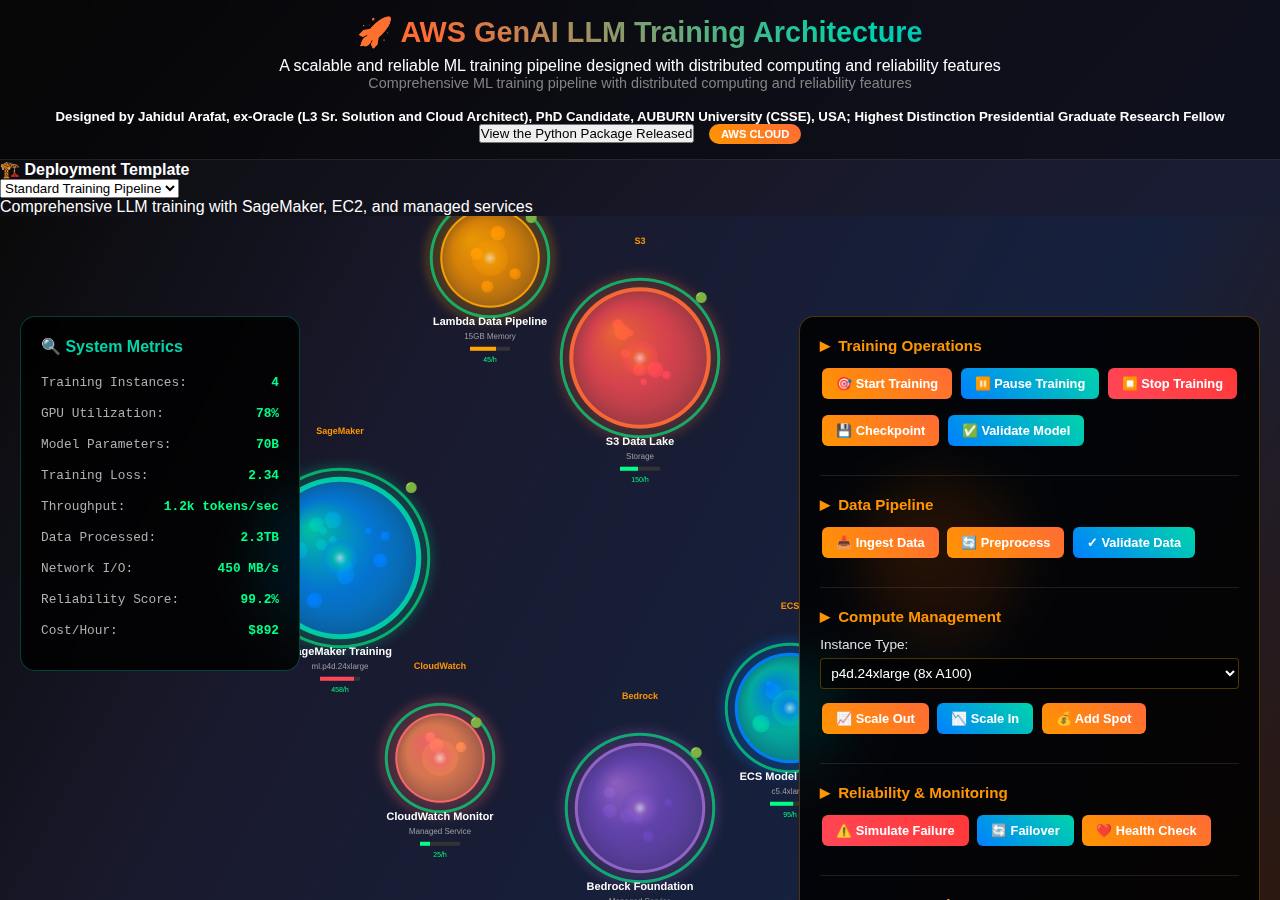
<file: index.html>
<!DOCTYPE html>
<html lang="en">
<head>
    <meta charset="UTF-8">
    <meta name="viewport" content="width=device-width, initial-scale=1.0">
    <title>AWS GenAI LLM Training Architecture - Multi-Deployment Templates</title>
    <link rel="stylesheet" href="style.css">
    <script src="./index.min.js"></script>

</head>
<body>
<div class="container">
    <div class="header">
        <h1 class="title">🚀 AWS GenAI LLM Training Architecture </h1>
        <p class="description">A scalable and reliable ML training pipeline designed with distributed computing and reliability features</p>
        <p class="subtitle">Comprehensive ML training pipeline with distributed computing and reliability features</p>
        <br>
        <h5>Designed by Jahidul Arafat, ex-Oracle (L3 Sr. Solution and Cloud Architect), PhD Candidate, AUBURN University (CSSE), USA; Highest Distinction Presidential Graduate Research Fellow </h5>

        <a href="https://test.pypi.org/project/aws-genai-architecture-viz/" target="_blank"><button class="github-button">View the Python Package Released</button></a>
        <span class="aws-badge">AWS CLOUD</span>

    </div>

    <div class="deployment-selector">
        <h4>🏗️ Deployment Template</h4>
        <select id="deploymentTemplate" onchange="changeDeploymentTemplate()">
            <option value="standard">Standard Training Pipeline</option>
            <option value="eks-kubernetes">EKS Kubernetes Cluster</option>
            <option value="batch-hpc">AWS Batch HPC Training</option>
            <option value="emr-spark">EMR Spark Distributed</option>
            <option value="fargate-serverless">Fargate Serverless</option>
            <option value="parallelcluster">AWS ParallelCluster</option>
            <option value="hybrid-multicloud">Hybrid Multi-Cloud</option>
            <option value="edge-federated">Edge Federated Learning</option>
        </select>
        <div class="template-info" id="templateInfo">
            Comprehensive LLM training with SageMaker, EC2, and managed services
        </div>
    </div>

    <div class="canvas-container" id="canvasContainer">
        <canvas id="canvas"></canvas>
        <div class="floating-particles" id="particles"></div>
        <div id="tooltip" class="tooltip" style="display: none;"></div>
        <div id="draggingIndicator" class="dragging-indicator" style="display: none;"></div>

        <div class="training-progress" id="trainingProgress">
            <div style="font-size: 0.8rem; color: #ff9500;">Training Progress: <span id="progressText">0%</span></div>
            <div class="progress-bar">
                <div class="progress-fill" id="progressFill"></div>
            </div>
        </div>

        <div class="controls">
            <div class="control-section">
                <h4>Training Operations</h4>
                <div class="control-group">
                    <button onclick="startTraining()">🎯 Start Training</button>
                    <button onclick="pauseTraining()" class="secondary">⏸️ Pause Training</button>
                    <button onclick="stopTraining()" class="danger">⏹️ Stop Training</button>
                </div>
                <div class="control-group">
                    <button onclick="triggerCheckpoint()">💾 Checkpoint</button>
                    <button onclick="validateModel()" class="secondary">✅ Validate Model</button>
                </div>
            </div>

            <div class="control-section">
                <h4>Data Pipeline</h4>
                <div class="control-group">
                    <button onclick="triggerDataIngestion()">📥 Ingest Data</button>
                    <button onclick="triggerPreprocessing()">🔄 Preprocess</button>
                    <button onclick="triggerDataValidation()" class="secondary">✓ Validate Data</button>
                </div>
            </div>

            <div class="control-section">
                <h4>Compute Management</h4>
                <div class="control-group">
                    <label>Instance Type:</label>
                    <select id="instanceType" onchange="updateInstanceType()">
                        <option value="p4d.24xlarge">p4d.24xlarge (8x A100)</option>
                        <option value="p3dn.24xlarge">p3dn.24xlarge (8x V100)</option>
                        <option value="trn1.32xlarge">trn1.32xlarge (Trainium)</option>
                        <option value="inf2.48xlarge">inf2.48xlarge (Inferentia)</option>
                    </select>
                </div>
                <div class="control-group">
                    <button onclick="scaleOut()">📈 Scale Out</button>
                    <button onclick="scaleIn()" class="secondary">📉 Scale In</button>
                    <button onclick="addSpotInstance()">💰 Add Spot</button>
                </div>
            </div>

            <div class="control-section">
                <h4>Reliability & Monitoring</h4>
                <div class="control-group">
                    <button onclick="simulateFailure()" class="danger">⚠️ Simulate Failure</button>
                    <button onclick="triggerFailover()" class="secondary">🔄 Failover</button>
                    <button onclick="runHealthCheck()">❤️ Health Check</button>
                </div>
            </div>

            <div class="control-section">
                <h4>System Controls</h4>
                <div class="control-group">
                    <label>Animation Speed: <span id="speedValue">1.0x</span></label>
                    <input type="range" id="speedControl" min="0.1" max="3" step="0.1" value="1"
                           onchange="updateSpeed(this.value)">
                </div>
                <div class="control-group">
                    <button onclick="clearCommunications()" class="secondary">🧹 Clear Signals</button>
                    <button onclick="togglePause()">⏸️ Pause</button>
                    <button onclick="resetArchitecture()" class="danger">🔄 Reset</button>
                </div>
            </div>

            <div class="control-section">
                <h4>Panel Management</h4>
                <div class="control-group">
                    <button onclick="resetAllPanels()" class="secondary">🔄 Reset Panels</button>
<!--                    <button onclick="minimizeAllPanels()" class="secondary">🔽 Minimize All</button>-->
                    <button onclick="showAllPanels()" class="secondary">👁️ Show All</button>
                    <button onclick="togglePanelLock()" class="secondary" id="panelLockBtn">🔒 Lock Panels</button>
                </div>
                <div class="control-group">

                    <button onclick="saveLayout()" class="secondary">💾 Save Layout</button>
                    <button onclick="loadLayout()" class="secondary">📁 Load Layout</button>
<!--                    <button onclick="showKeyboardShortcuts()" class="secondary">⌨️ Shortcuts</button>-->
                </div>

            </div>
        </div>

        <div class="metrics-panel" id="metricsPanel">
            <h3>🔍 System Metrics</h3>
            <div class="metric-row">
                <span class="metric-label">Training Instances:</span>
                <span class="metric-value" id="trainingInstances">4</span>
            </div>
            <div class="metric-row">
                <span class="metric-label">GPU Utilization:</span>
                <span class="metric-value" id="gpuUtilization">78%</span>
            </div>
            <div class="metric-row">
                <span class="metric-label">Model Parameters:</span>
                <span class="metric-value" id="modelParams">70B</span>
            </div>
            <div class="metric-row">
                <span class="metric-label">Training Loss:</span>
                <span class="metric-value" id="trainingLoss">2.34</span>
            </div>
            <div class="metric-row">
                <span class="metric-label">Throughput:</span>
                <span class="metric-value" id="throughput">1.2k tokens/sec</span>
            </div>
            <div class="metric-row">
                <span class="metric-label">Data Processed:</span>
                <span class="metric-value" id="dataProcessed">2.3TB</span>
            </div>
            <div class="metric-row">
                <span class="metric-label">Network I/O:</span>
                <span class="metric-value" id="networkIO">450 MB/s</span>
            </div>
            <div class="metric-row">
                <span class="metric-label">Reliability Score:</span>
                <span class="metric-value" id="reliabilityScore">99.2%</span>
            </div>
            <div class="metric-row">
                <span class="metric-label">Cost/Hour:</span>
                <span class="metric-value" id="costPerHour">$892</span>
            </div>
        </div>

        <!-- ADD THIS NEW DIV -->
        <div class="architecture-details" id="architectureDetails">
            <h3>Architecture Overview</h3>
            <div id="architectureContent">
                <!-- Dynamic architecture details based on template -->
            </div>
        </div>

        <!-- YOUR EXISTING .legend DIV (keep as is) -->
<!--        <div class="legend">-->
<!--            <h3>🏗️ Architecture Components</h3>-->
<!--            <div id="legendContent">-->
<!--                &lt;!&ndash; Dynamic legend content based on template &ndash;&gt;-->
<!--            </div>-->
<!--        </div>-->


        <!-- Live Console -->
        <div class="live-console" id="liveConsole">
            <div class="console-header">
                <span>🖥️ Live System Console</span>
                <div class="console-controls">
                    <button class="console-btn" onclick="clearConsole()">Clear</button>
                    <button class="console-btn" onclick="toggleConsole()">Hide</button>
                </div>
            </div>
            <div class="console-logs" id="consoleLogs">
                <div class="log-entry log-system">
                    <span class="log-timestamp">[INIT]</span>
                    <span>AWS GenAI Architecture Console initialized</span>
                </div>
            </div>
        </div>

        <!-- Cost Tracker -->
        <div class="cost-tracker" id="costTracker">
            <div class="cost-header">💰 Real-time Cost Tracker</div>
            <div id="costBreakdown">
                <!-- Dynamic cost breakdown -->
            </div>
        </div>
    </div>


</div>


</body>
</html>
</file>
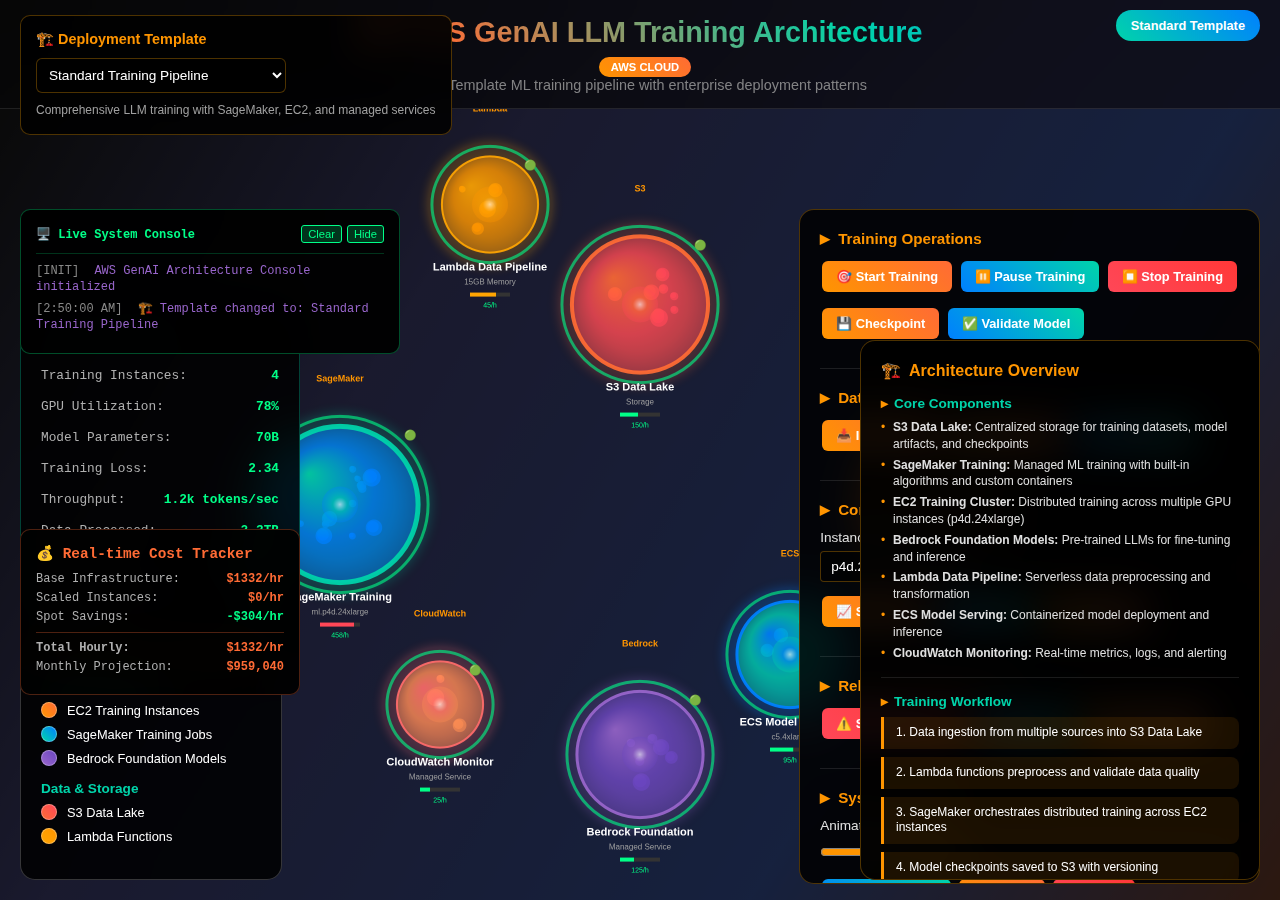
<file: backup/draft_bk.html>
<!DOCTYPE html>
<html lang="en">
<head>
    <meta charset="UTF-8">
    <meta name="viewport" content="width=device-width, initial-scale=1.0">
    <title>AWS GenAI LLM Training Architecture - Multi-Deployment Templates</title>
    <style>
        * {
            margin: 0;
            padding: 0;
            box-sizing: border-box;
        }

        body {
            background: linear-gradient(135deg, #0a0a0a 0%, #1a1a2e 50%, #16213e 100%);
            font-family: 'Segoe UI', Tahoma, Geneva, Verdana, sans-serif;
            color: white;
            overflow: hidden;
            position: relative;
        }

        .container {
            width: 100vw;
            height: 100vh;
            position: relative;
            display: flex;
            flex-direction: column;
        }

        .header {
            padding: 15px 20px;
            text-align: center;
            background: rgba(0, 0, 0, 0.4);
            backdrop-filter: blur(15px);
            border-bottom: 1px solid rgba(255, 255, 255, 0.1);
            position: relative;
        }

        .title {
            font-size: 1.8rem;
            font-weight: bold;
            background: linear-gradient(45deg, #ff9500, #ff6b35, #00d4aa, #0080ff);
            -webkit-background-clip: text;
            -webkit-text-fill-color: transparent;
            margin-bottom: 8px;
        }

        .subtitle {
            font-size: 0.9rem;
            opacity: 0.8;
            color: #a0a0a0;
        }

        .aws-badge {
            display: inline-block;
            background: linear-gradient(45deg, #ff9500, #ff6b35);
            padding: 4px 12px;
            border-radius: 15px;
            font-size: 0.7rem;
            font-weight: bold;
            margin-left: 10px;
        }

        .deployment-selector {
            position: absolute;
            top: 15px;
            left: 20px;
            background: rgba(0, 0, 0, 0.85);
            backdrop-filter: blur(20px);
            padding: 15px;
            border-radius: 10px;
            border: 1px solid rgba(255, 165, 0, 0.3);
            z-index: 200;
        }

        .deployment-selector h4 {
            color: #ff9500;
            margin-bottom: 10px;
            font-size: 0.9rem;
        }

        .deployment-selector select {
            width: 250px;
            padding: 8px;
            border-radius: 6px;
            border: 1px solid rgba(255, 165, 0, 0.3);
            background: rgba(0, 0, 0, 0.6);
            color: white;
            font-size: 0.85rem;
        }

        .template-info {
            margin-top: 10px;
            font-size: 0.75rem;
            color: #a0a0a0;
            line-height: 1.3;
        }

        .canvas-container {
            flex: 1;
            position: relative;
            overflow: hidden;
            cursor: grab;
        }

        .canvas-container.dragging {
            cursor: grabbing;
        }

        canvas {
            width: 100%;
            height: 100%;
            display: block;
        }

        .controls {
            position: absolute;
            top: 100px;
            right: 20px;
            background: rgba(0, 0, 0, 0.85);
            backdrop-filter: blur(20px);
            padding: 20px;
            border-radius: 15px;
            border: 1px solid rgba(255, 165, 0, 0.3);
            z-index: 100;
            max-height: 75vh;
            overflow-y: auto;
            min-width: 320px;
        }

        .control-section {
            margin-bottom: 20px;
            padding-bottom: 15px;
            border-bottom: 1px solid rgba(255, 255, 255, 0.1);
        }

        .control-section:last-child {
            border-bottom: none;
        }

        .control-section h4 {
            color: #ff9500;
            margin-bottom: 12px;
            font-size: 0.95rem;
            display: flex;
            align-items: center;
        }

        .control-section h4::before {
            content: '▶';
            margin-right: 8px;
            font-size: 0.8rem;
        }

        .control-group {
            margin-bottom: 12px;
        }

        .control-group label {
            display: block;
            margin-bottom: 6px;
            font-size: 0.85rem;
            color: #e0e0e0;
            font-weight: 500;
        }

        .control-group button {
            background: linear-gradient(45deg, #ff9500, #ff6b35);
            border: none;
            color: white;
            padding: 8px 14px;
            border-radius: 6px;
            cursor: pointer;
            font-weight: bold;
            transition: all 0.3s ease;
            margin: 2px;
            font-size: 0.8rem;
        }

        .control-group button:hover {
            transform: translateY(-1px);
            box-shadow: 0 4px 12px rgba(255, 149, 0, 0.4);
        }

        .control-group button.secondary {
            background: linear-gradient(45deg, #0080ff, #00d4aa);
        }

        .control-group button.danger {
            background: linear-gradient(45deg, #ff4757, #ff3838);
        }

        .control-group input[type="range"] {
            width: 100%;
            margin: 5px 0;
            accent-color: #ff9500;
        }

        .control-group select {
            width: 100%;
            padding: 6px;
            border-radius: 4px;
            border: 1px solid rgba(255, 165, 0, 0.3);
            background: rgba(0, 0, 0, 0.6);
            color: white;
            font-size: 0.85rem;
        }

        .metrics-panel {
            position: absolute;
            top: 200px;
            left: 20px;
            background: rgba(0, 0, 0, 0.85);
            backdrop-filter: blur(20px);
            padding: 20px;
            border-radius: 15px;
            border: 1px solid rgba(0, 212, 170, 0.3);
            font-family: 'Courier New', monospace;
            font-size: 0.8rem;
            min-width: 280px;
            max-height: 65vh;
            overflow-y: auto;
        }

        .metrics-panel h3 {
            margin-bottom: 15px;
            color: #00d4aa;
            font-family: 'Segoe UI', sans-serif;
            font-size: 1rem;
        }

        .metric-row {
            display: flex;
            justify-content: space-between;
            margin-bottom: 8px;
            padding: 4px 0;
        }

        .metric-label {
            color: #b0b0b0;
        }

        .metric-value {
            color: #00ff88;
            font-weight: bold;
        }

        .metric-critical {
            color: #ff4757;
        }

        .metric-warning {
            color: #ffa502;
        }

        .legend {
            position: absolute;
            bottom: 20px;
            left: 20px;
            background: rgba(0, 0, 0, 0.85);
            backdrop-filter: blur(20px);
            padding: 20px;
            border-radius: 15px;
            border: 1px solid rgba(255, 255, 255, 0.2);
            max-width: 350px;
        }

        .legend h3 {
            margin-bottom: 15px;
            color: #ff9500;
            font-size: 1rem;
        }

        .legend-section {
            margin-bottom: 15px;
        }

        .legend-section h4 {
            color: #00d4aa;
            font-size: 0.85rem;
            margin-bottom: 8px;
        }

        .legend-item {
            display: flex;
            align-items: center;
            margin-bottom: 8px;
            font-size: 0.8rem;
        }

        .legend-color {
            width: 16px;
            height: 16px;
            border-radius: 50%;
            margin-right: 10px;
            border: 1px solid rgba(255, 255, 255, 0.3);
        }

        .tooltip {
            position: absolute;
            background: rgba(0, 0, 0, 0.95);
            backdrop-filter: blur(15px);
            color: white;
            padding: 15px 18px;
            border-radius: 10px;
            border: 1px solid rgba(255, 165, 0, 0.4);
            font-size: 0.8rem;
            z-index: 1000;
            pointer-events: none;
            max-width: 320px;
            box-shadow: 0 6px 25px rgba(0, 0, 0, 0.6);
        }

        .tooltip h4 {
            color: #ff9500;
            margin-bottom: 10px;
            font-size: 0.95rem;
        }

        .tooltip-section {
            margin-bottom: 10px;
        }

        .tooltip-section:last-child {
            margin-bottom: 0;
        }

        .tooltip-label {
            color: #a0a0a0;
            font-size: 0.75rem;
            margin-bottom: 3px;
            font-weight: 500;
        }

        .aws-service-badge {
            display: inline-block;
            padding: 2px 8px;
            border-radius: 10px;
            font-size: 0.7rem;
            margin: 2px;
            font-weight: bold;
        }

        .service-ec2 { background: #ff9500; color: white; }
        .service-sagemaker { background: #00d4aa; color: white; }
        .service-s3 { background: #ff6b35; color: white; }
        .service-bedrock { background: #9966cc; color: white; }
        .service-lambda { background: #ffa502; color: white; }
        .service-ecs { background: #0080ff; color: white; }
        .service-eks { background: #326ce5; color: white; }
        .service-batch { background: #ff6b6b; color: white; }
        .service-fargate { background: #ff8a65; color: white; }
        .service-emr { background: #4caf50; color: white; }
        .service-parallelcluster { background: #9c27b0; color: white; }

        .training-progress {
            position: absolute;
            top: 20px;
            left: 50%;
            transform: translateX(-50%);
            background: rgba(0, 0, 0, 0.8);
            padding: 10px 20px;
            border-radius: 20px;
            border: 1px solid rgba(255, 165, 0, 0.3);
            display: none;
        }

        .progress-bar {
            width: 200px;
            height: 6px;
            background: rgba(255, 255, 255, 0.2);
            border-radius: 3px;
            overflow: hidden;
            margin-top: 5px;
        }

        .progress-fill {
            height: 100%;
            background: linear-gradient(90deg, #ff9500, #00d4aa);
            width: 0%;
            transition: width 0.3s ease;
        }

        .floating-particles {
            position: absolute;
            width: 100%;
            height: 100%;
            pointer-events: none;
            z-index: -1;
        }

        .particle {
            position: absolute;
            width: 2px;
            height: 2px;
            background: rgba(255, 149, 0, 0.3);
            border-radius: 50%;
            animation: float 12s infinite linear;
        }

        @keyframes float {
            from {
                transform: translateY(100vh) translateX(0) rotate(0deg);
                opacity: 0;
            }
            10% {
                opacity: 1;
            }
            90% {
                opacity: 1;
            }
            to {
                transform: translateY(-100px) translateX(100px) rotate(360deg);
                opacity: 0;
            }
        }

        .dragging-indicator {
            position: absolute;
            pointer-events: none;
            color: #ff9500;
            font-size: 0.8rem;
            background: rgba(0, 0, 0, 0.9);
            padding: 4px 10px;
            border-radius: 5px;
            z-index: 999;
            border: 1px solid rgba(255, 149, 0, 0.5);
        }

        .deployment-badge {
            position: absolute;
            top: 10px;
            right: 20px;
            background: linear-gradient(45deg, #00d4aa, #0080ff);
            padding: 8px 15px;
            border-radius: 20px;
            font-size: 0.8rem;
            font-weight: bold;
            z-index: 150;
        }

        .architecture-details {
            position: absolute;
            bottom: 20px;
            right: 20px;
            background: rgba(0, 0, 0, 0.9);
            backdrop-filter: blur(20px);
            padding: 20px;
            border-radius: 15px;
            border: 1px solid rgba(255, 165, 0, 0.3);
            max-width: 400px;
            max-height: 60vh;
            overflow-y: auto;
            z-index: 150;
        }

        .architecture-details h3 {
            color: #ff9500;
            margin-bottom: 15px;
            font-size: 1rem;
            display: flex;
            align-items: center;
        }

        .architecture-details h3::before {
            content: '🏗️';
            margin-right: 8px;
        }

        .arch-section {
            margin-bottom: 15px;
            padding-bottom: 12px;
            border-bottom: 1px solid rgba(255, 255, 255, 0.1);
        }

        .arch-section:last-child {
            border-bottom: none;
        }

        .arch-section h4 {
            color: #00d4aa;
            font-size: 0.85rem;
            margin-bottom: 8px;
            display: flex;
            align-items: center;
        }

        .arch-section h4::before {
            content: '▸';
            margin-right: 6px;
            color: #ff9500;
        }

        .component-list {
            list-style: none;
            margin: 0;
            padding: 0;
        }

        .component-list li {
            font-size: 0.75rem;
            color: #e0e0e0;
            margin-bottom: 4px;
            padding-left: 12px;
            position: relative;
            line-height: 1.4;
        }

        .component-list li::before {
            content: '•';
            color: #ff9500;
            position: absolute;
            left: 0;
        }

        .workflow-step {
            background: rgba(255, 149, 0, 0.1);
            border-left: 3px solid #ff9500;
            padding: 8px 12px;
            margin: 8px 0;
            border-radius: 0 8px 8px 0;
            font-size: 0.75rem;
            line-height: 1.3;
        }

        .benefits-list {
            background: rgba(0, 212, 170, 0.1);
            border-radius: 8px;
            padding: 10px;
            margin: 8px 0;
        }

        .benefits-list h5 {
            color: #00d4aa;
            font-size: 0.8rem;
            margin: 0 0 6px 0;
        }

        .benefits-list ul {
            list-style: none;
            margin: 0;
            padding: 0;
        }

        .benefits-list li {
            font-size: 0.7rem;
            color: #b0b0b0;
            margin-bottom: 3px;
            padding-left: 10px;
            position: relative;
        }

        .benefits-list li::before {
            content: '✓';
            color: #00d4aa;
            position: absolute;
            left: 0;
            font-weight: bold;
        }

        .cost-estimate {
            background: rgba(255, 107, 53, 0.1);
            border-radius: 8px;
            padding: 8px 12px;
            margin: 8px 0;
            text-align: center;
        }

        .cost-estimate .cost-label {
            font-size: 0.7rem;
            color: #a0a0a0;
            margin-bottom: 3px;
        }

        .cost-estimate .cost-value {
            font-size: 0.85rem;
            color: #ff6b35;
            font-weight: bold;
        }

        .live-console {
            position: absolute;
            top: 100px;
            left: 20px;
            background: rgba(0, 0, 0, 0.95);
            backdrop-filter: blur(20px);
            padding: 15px;
            border-radius: 10px;
            border: 1px solid rgba(0, 255, 136, 0.3);
            width: 380px;
            max-height: 300px;
            overflow-y: auto;
            z-index: 180;
            font-family: 'Courier New', monospace;
            font-size: 0.75rem;
        }

        .console-header {
            color: #00ff88;
            font-weight: bold;
            margin-bottom: 10px;
            display: flex;
            justify-content: space-between;
            align-items: center;
        }

        .console-controls {
            display: flex;
            gap: 5px;
        }

        .console-btn {
            background: rgba(0, 255, 136, 0.2);
            border: 1px solid #00ff88;
            color: #00ff88;
            padding: 2px 6px;
            border-radius: 3px;
            font-size: 0.7rem;
            cursor: pointer;
            transition: all 0.2s ease;
        }

        .console-btn:hover {
            background: rgba(0, 255, 136, 0.4);
        }

        .console-logs {
            max-height: 220px;
            overflow-y: auto;
            border-top: 1px solid rgba(0, 255, 136, 0.2);
            padding-top: 8px;
        }

        .log-entry {
            margin-bottom: 3px;
            padding: 2px 0;
            line-height: 1.3;
            word-wrap: break-word;
        }

        .log-timestamp {
            color: #888;
            margin-right: 8px;
        }

        .log-info { color: #00d4aa; }
        .log-warning { color: #ffa502; }
        .log-error { color: #ff4757; }
        .log-success { color: #00ff88; }
        .log-data { color: #0080ff; }
        .log-system { color: #9966cc; }

        .cost-tracker {
            position: absolute;
            top: 420px;
            left: 20px;
            background: rgba(0, 0, 0, 0.9);
            backdrop-filter: blur(20px);
            padding: 15px;
            border-radius: 10px;
            border: 1px solid rgba(255, 107, 53, 0.3);
            width: 280px;
            z-index: 180;
            font-family: 'Courier New', monospace;
        }

        .cost-header {
            color: #ff6b35;
            font-weight: bold;
            margin-bottom: 10px;
            font-size: 0.9rem;
        }

        .cost-row {
            display: flex;
            justify-content: space-between;
            margin-bottom: 5px;
            font-size: 0.75rem;
        }

        .cost-label {
            color: #b0b0b0;
        }

        .cost-value {
            color: #ff6b35;
            font-weight: bold;
        }

        .cost-total {
            border-top: 1px solid rgba(255, 107, 53, 0.3);
            padding-top: 8px;
            margin-top: 8px;
            font-weight: bold;
        }

        .cost-savings {
            color: #00ff88;
        }
    </style>
</head>
<body>
<div class="container">
    <div class="header">
        <h1 class="title">🚀 AWS GenAI LLM Training Architecture</h1>
        <span class="aws-badge">AWS CLOUD</span>
        <p class="subtitle">Multi-Template ML training pipeline with enterprise deployment patterns</p>
        <div class="deployment-badge" id="deploymentBadge">Standard Template</div>
    </div>

    <div class="deployment-selector">
        <h4>🏗️ Deployment Template</h4>
        <select id="deploymentTemplate" onchange="changeDeploymentTemplate()">
            <option value="standard">Standard Training Pipeline</option>
            <option value="eks-kubernetes">EKS Kubernetes Cluster</option>
            <option value="batch-hpc">AWS Batch HPC Training</option>
            <option value="emr-spark">EMR Spark Distributed</option>
            <option value="fargate-serverless">Fargate Serverless</option>
            <option value="parallelcluster">AWS ParallelCluster</option>
            <option value="hybrid-multicloud">Hybrid Multi-Cloud</option>
            <option value="edge-federated">Edge Federated Learning</option>
        </select>
        <div class="template-info" id="templateInfo">
            Comprehensive LLM training with SageMaker, EC2, and managed services
        </div>
    </div>

    <div class="canvas-container" id="canvasContainer">
        <canvas id="canvas"></canvas>
        <div class="floating-particles" id="particles"></div>
        <div id="tooltip" class="tooltip" style="display: none;"></div>
        <div id="draggingIndicator" class="dragging-indicator" style="display: none;"></div>

        <div class="training-progress" id="trainingProgress">
            <div style="font-size: 0.8rem; color: #ff9500;">Training Progress: <span id="progressText">0%</span></div>
            <div class="progress-bar">
                <div class="progress-fill" id="progressFill"></div>
            </div>
        </div>

        <div class="controls">
            <div class="control-section">
                <h4>Training Operations</h4>
                <div class="control-group">
                    <button onclick="startTraining()">🎯 Start Training</button>
                    <button onclick="pauseTraining()" class="secondary">⏸️ Pause Training</button>
                    <button onclick="stopTraining()" class="danger">⏹️ Stop Training</button>
                </div>
                <div class="control-group">
                    <button onclick="triggerCheckpoint()">💾 Checkpoint</button>
                    <button onclick="validateModel()" class="secondary">✅ Validate Model</button>
                </div>
            </div>

            <div class="control-section">
                <h4>Data Pipeline</h4>
                <div class="control-group">
                    <button onclick="triggerDataIngestion()">📥 Ingest Data</button>
                    <button onclick="triggerPreprocessing()">🔄 Preprocess</button>
                    <button onclick="triggerDataValidation()" class="secondary">✓ Validate Data</button>
                </div>
            </div>

            <div class="control-section">
                <h4>Compute Management</h4>
                <div class="control-group">
                    <label>Instance Type:</label>
                    <select id="instanceType" onchange="updateInstanceType()">
                        <option value="p4d.24xlarge">p4d.24xlarge (8x A100)</option>
                        <option value="p3dn.24xlarge">p3dn.24xlarge (8x V100)</option>
                        <option value="trn1.32xlarge">trn1.32xlarge (Trainium)</option>
                        <option value="inf2.48xlarge">inf2.48xlarge (Inferentia)</option>
                    </select>
                </div>
                <div class="control-group">
                    <button onclick="scaleOut()">📈 Scale Out</button>
                    <button onclick="scaleIn()" class="secondary">📉 Scale In</button>
                    <button onclick="addSpotInstance()">💰 Add Spot</button>
                </div>
            </div>

            <div class="control-section">
                <h4>Reliability & Monitoring</h4>
                <div class="control-group">
                    <button onclick="simulateFailure()" class="danger">⚠️ Simulate Failure</button>
                    <button onclick="triggerFailover()" class="secondary">🔄 Failover</button>
                    <button onclick="runHealthCheck()">❤️ Health Check</button>
                </div>
            </div>

            <div class="control-section">
                <h4>System Controls</h4>
                <div class="control-group">
                    <label>Animation Speed: <span id="speedValue">1.0x</span></label>
                    <input type="range" id="speedControl" min="0.1" max="3" step="0.1" value="1"
                           onchange="updateSpeed(this.value)">
                </div>
                <div class="control-group">
                    <button onclick="clearCommunications()" class="secondary">🧹 Clear Signals</button>
                    <button onclick="togglePause()">⏸️ Pause</button>
                    <button onclick="resetArchitecture()" class="danger">🔄 Reset</button>
                </div>
            </div>
        </div>

        <div class="metrics-panel" id="metricsPanel">
            <h3>🔍 System Metrics</h3>
            <div class="metric-row">
                <span class="metric-label">Training Instances:</span>
                <span class="metric-value" id="trainingInstances">4</span>
            </div>
            <div class="metric-row">
                <span class="metric-label">GPU Utilization:</span>
                <span class="metric-value" id="gpuUtilization">78%</span>
            </div>
            <div class="metric-row">
                <span class="metric-label">Model Parameters:</span>
                <span class="metric-value" id="modelParams">70B</span>
            </div>
            <div class="metric-row">
                <span class="metric-label">Training Loss:</span>
                <span class="metric-value" id="trainingLoss">2.34</span>
            </div>
            <div class="metric-row">
                <span class="metric-label">Throughput:</span>
                <span class="metric-value" id="throughput">1.2k tokens/sec</span>
            </div>
            <div class="metric-row">
                <span class="metric-label">Data Processed:</span>
                <span class="metric-value" id="dataProcessed">2.3TB</span>
            </div>
            <div class="metric-row">
                <span class="metric-label">Network I/O:</span>
                <span class="metric-value" id="networkIO">450 MB/s</span>
            </div>
            <div class="metric-row">
                <span class="metric-label">Reliability Score:</span>
                <span class="metric-value" id="reliabilityScore">99.2%</span>
            </div>
            <div class="metric-row">
                <span class="metric-label">Cost/Hour:</span>
                <span class="metric-value" id="costPerHour">$892</span>
            </div>
        </div>

        <!-- ADD THIS NEW DIV -->
        <div class="architecture-details" id="architectureDetails">
            <h3>Architecture Overview</h3>
            <div id="architectureContent">
                <!-- Dynamic architecture details based on template -->
            </div>
        </div>

        <!-- YOUR EXISTING .legend DIV (keep as is) -->
        <div class="legend">
            <h3>🏗️ Architecture Components</h3>
            <div id="legendContent">
                <!-- Dynamic legend content based on template -->
            </div>
        </div>


        <!-- Live Console -->
        <div class="live-console" id="liveConsole">
            <div class="console-header">
                <span>🖥️ Live System Console</span>
                <div class="console-controls">
                    <button class="console-btn" onclick="clearConsole()">Clear</button>
                    <button class="console-btn" onclick="toggleConsole()">Hide</button>
                </div>
            </div>
            <div class="console-logs" id="consoleLogs">
                <div class="log-entry log-system">
                    <span class="log-timestamp">[INIT]</span>
                    <span>AWS GenAI Architecture Console initialized</span>
                </div>
            </div>
        </div>

        <!-- Cost Tracker -->
        <div class="cost-tracker" id="costTracker">
            <div class="cost-header">💰 Real-time Cost Tracker</div>
            <div id="costBreakdown">
                <!-- Dynamic cost breakdown -->
            </div>
        </div>
    </div>


</div>

<script>
    class AWSGenAIArchitecture {
        // Replace your existing constructor with this fixed version:

        constructor() {
            this.canvas = document.getElementById('canvas');
            this.ctx = this.canvas.getContext('2d');
            this.canvasContainer = document.getElementById('canvasContainer');
            this.tooltip = document.getElementById('tooltip');
            this.draggingIndicator = document.getElementById('draggingIndicator');

            this.services = [];
            this.communications = [];
            this.animationSpeed = 1;
            this.isPaused = false;
            this.isTraining = false;
            this.trainingProgress = 0;
            this.currentTemplate = 'standard';

            // Mouse interaction state
            this.isDragging = false;
            this.draggedService = null;
            this.mousePos = { x: 0, y: 0 };
            this.lastMousePos = { x: 0, y: 0 };

            // Console and cost tracking properties - MOVED BEFORE initializeDeploymentTemplate
            this.consoleVisible = true;
            this.maxConsoleEntries = 50;
            this.scaledInstances = [];  // ← This was causing the error!
            this.baseCosts = {};

            // AWS-specific metrics
            this.awsMetrics = {
                trainingInstances: 4,
                gpuUtilization: 78,
                modelParams: '70B',
                trainingLoss: 2.34,
                throughput: '1.2k tokens/sec',
                dataProcessed: '2.3TB',
                networkIO: '450 MB/s',
                reliabilityScore: 99.2,
                costPerHour: 892
            };

            // Deployment templates
            this.deploymentTemplates = {
                'standard': {
                    name: 'Standard Training Pipeline',
                    description: 'Comprehensive LLM training with SageMaker, EC2, and managed services',
                    badge: 'Standard Template'
                },
                'eks-kubernetes': {
                    name: 'EKS Kubernetes Cluster',
                    description: 'Container-orchestrated training with Kubernetes on AWS EKS',
                    badge: 'Kubernetes Template'
                },
                'batch-hpc': {
                    name: 'AWS Batch HPC Training',
                    description: 'High-performance computing with AWS Batch for massive parallel training',
                    badge: 'HPC Template'
                },
                'emr-spark': {
                    name: 'EMR Spark Distributed',
                    description: 'Apache Spark on EMR for distributed data processing and training',
                    badge: 'Spark Template'
                },
                'fargate-serverless': {
                    name: 'Fargate Serverless',
                    description: 'Serverless container training with AWS Fargate auto-scaling',
                    badge: 'Serverless Template'
                },
                'parallelcluster': {
                    name: 'AWS ParallelCluster',
                    description: 'HPC cluster with Slurm scheduler for large-scale model training',
                    badge: 'HPC Cluster Template'
                },
                'hybrid-multicloud': {
                    name: 'Hybrid Multi-Cloud',
                    description: 'Multi-cloud deployment with on-premises and AWS hybrid architecture',
                    badge: 'Hybrid Template'
                },
                'edge-federated': {
                    name: 'Edge Federated Learning',
                    description: 'Distributed federated learning across edge devices and AWS regions',
                    badge: 'Federated Template'
                }
            };

            this.setupCanvas();
            this.setupEventListeners();
            this.initializeDeploymentTemplate('standard');  // Now scaledInstances is already initialized
            this.createFloatingParticles();
            this.animate();
            this.startMetricsUpdater();
        }

        setupCanvas() {
            const rect = this.canvas.getBoundingClientRect();
            this.canvas.width = rect.width * 2;
            this.canvas.height = rect.height * 2;
            this.ctx.scale(2, 2);

            window.addEventListener('resize', () => {
                const rect = this.canvas.getBoundingClientRect();
                this.canvas.width = rect.width * 2;
                this.canvas.height = rect.height * 2;
                this.ctx.scale(2, 2);
            });
        }

        setupEventListeners() {
            this.canvas.addEventListener('mousedown', (e) => this.handleMouseDown(e));
            this.canvas.addEventListener('mousemove', (e) => this.handleMouseMove(e));
            this.canvas.addEventListener('mouseup', (e) => this.handleMouseUp(e));
            this.canvas.addEventListener('mouseleave', (e) => this.handleMouseLeave(e));
            this.canvas.addEventListener('contextmenu', (e) => e.preventDefault());
        }

        initializeDeploymentTemplate(templateId) {
            this.currentTemplate = templateId;
            this.services = [];
            this.communications = [];

            const template = this.deploymentTemplates[templateId];
            document.getElementById('deploymentBadge').textContent = template.badge;
            document.getElementById('templateInfo').textContent = template.description;

            switch (templateId) {
                case 'standard':
                    this.initializeStandardTemplate();
                    break;
                case 'eks-kubernetes':
                    this.initializeEKSTemplate();
                    break;
                case 'batch-hpc':
                    this.initializeBatchTemplate();
                    break;
                case 'emr-spark':
                    this.initializeEMRTemplate();
                    break;
                case 'fargate-serverless':
                    this.initializeFargateTemplate();
                    break;
                case 'parallelcluster':
                    this.initializeParallelClusterTemplate();
                    break;
                case 'hybrid-multicloud':
                    this.initializeHybridTemplate();
                    break;
                case 'edge-federated':
                    this.initializeFederatedTemplate();
                    break;
            }

            this.updateLegend();
            this.initializeBaseCosts();
            this.updateCostTracker();
            this.logToConsole(`🏗️ Template changed to: ${this.deploymentTemplates[templateId].name}`, 'system');
        }

        initializeStandardTemplate() {
                    const centerX = this.canvas.width / 4;
                    const centerY = this.canvas.height / 4;

                    // Central Data Lake (S3)
                    this.services.push({
                        id: 'S3_DATALAKE',
                        name: 'S3 Data Lake',
                        x: centerX,
                        y: centerY - 200,
                        radius: 65,
                        baseRadius: 65,
                        color: '#ff6b35',
                        gradient: ['#ff6b35', '#ff4757'],
                        activity: 0,
                        pulse: 0,
                        awsService: 'S3',
                        instanceType: 'Storage',
                        vCPUs: 'N/A',
                        memory: 'Unlimited',
                        utilization: 45,
                        throughput: '2.1 GB/s',
                        latency: 12,
                        healthStatus: 'Healthy',
                        launchTime: Date.now() - 86400000,
                        slaTarget: 99.9,
                        costPerHour: 150,
                        isSpot: false,
                        availabilityZone: 'us-east-1a',
                        organelles: this.createOrganelles(8),
                        membrane: { thickness: 4, opacity: 0.9 },
                        reliabilityScore: 99.8
                    });

                    // SageMaker Training Cluster
                    this.services.push({
                        id: 'SAGEMAKER_TRAINING',
                        name: 'SageMaker Training',
                        x: centerX - 300,
                        y: centerY,
                        radius: 75,
                        baseRadius: 75,
                        color: '#00d4aa',
                        gradient: ['#00d4aa', '#0080ff'],
                        activity: 0,
                        pulse: 0,
                        awsService: 'SageMaker',
                        instanceType: 'ml.p4d.24xlarge',
                        vCPUs: 96,
                        memory: 1152,
                        utilization: 85,
                        throughput: '1.2k tokens/sec',
                        latency: 45,
                        healthStatus: 'Healthy',
                        launchTime: Date.now() - 43200000,
                        slaTarget: 99.5,
                        costPerHour: 458,
                        isSpot: false,
                        availabilityZone: 'us-east-1a',
                        organelles: this.createOrganelles(12),
                        membrane: { thickness: 5, opacity: 0.95 },
                        reliabilityScore: 99.1
                    });

                    // EC2 Distributed Training Nodes
                    this.services.push({
                        id: 'EC2_TRAINING_NODES',
                        name: 'EC2 Training Cluster',
                        x: centerX + 300,
                        y: centerY,
                        radius: 70,
                        baseRadius: 70,
                        color: '#ff9500',
                        gradient: ['#ff9500', '#ff6b35'],
                        activity: 0,
                        pulse: 0,
                        awsService: 'EC2',
                        instanceType: 'p4d.24xlarge',
                        vCPUs: 96,
                        memory: 1152,
                        utilization: 92,
                        throughput: '980 tokens/sec',
                        latency: 38,
                        healthStatus: 'Healthy',
                        launchTime: Date.now() - 21600000,
                        slaTarget: 99.0,
                        costPerHour: 434,
                        isSpot: true,
                        availabilityZone: 'us-east-1b',
                        organelles: this.createOrganelles(10),
                        membrane: { thickness: 4, opacity: 0.9 },
                        reliabilityScore: 98.7
                    });

                    // Bedrock Foundation Models
                    this.services.push({
                        id: 'BEDROCK_MODELS',
                        name: 'Bedrock Foundation',
                        x: centerX,
                        y: centerY + 250,
                        radius: 60,
                        baseRadius: 60,
                        color: '#9966cc',
                        gradient: ['#9966cc', '#6b46c1'],
                        activity: 0,
                        pulse: 0,
                        awsService: 'Bedrock',
                        instanceType: 'Managed Service',
                        vCPUs: 'Elastic',
                        memory: 'Elastic',
                        utilization: 35,
                        throughput: '500 tokens/sec',
                        latency: 120,
                        healthStatus: 'Healthy',
                        launchTime: Date.now() - 7200000,
                        slaTarget: 99.9,
                        costPerHour: 125,
                        isSpot: false,
                        availabilityZone: 'us-east-1c',
                        organelles: this.createOrganelles(6),
                        membrane: { thickness: 3, opacity: 0.85 },
                        reliabilityScore: 99.5
                    });

                    // Lambda Data Processing
                    this.services.push({
                        id: 'LAMBDA_PREPROCESSING',
                        name: 'Lambda Data Pipeline',
                        x: centerX - 150,
                        y: centerY - 300,
                        radius: 45,
                        baseRadius: 45,
                        color: '#ffa502',
                        gradient: ['#ffa502', '#ff9500'],
                        activity: 0,
                        pulse: 0,
                        awsService: 'Lambda',
                        instanceType: '15GB Memory',
                        vCPUs: '6 vCPU equiv',
                        memory: 15,
                        utilization: 65,
                        throughput: '2.5k requests/sec',
                        latency: 25,
                        healthStatus: 'Healthy',
                        launchTime: Date.now() - 3600000,
                        slaTarget: 99.95,
                        costPerHour: 45,
                        isSpot: false,
                        availabilityZone: 'Multi-AZ',
                        organelles: this.createOrganelles(4),
                        membrane: { thickness: 2, opacity: 0.8 },
                        reliabilityScore: 99.6
                    });

                    // ECS Model Serving
                    this.services.push({
                        id: 'ECS_SERVING',
                        name: 'ECS Model Serving',
                        x: centerX + 150,
                        y: centerY + 150,
                        radius: 50,
                        baseRadius: 50,
                        color: '#0080ff',
                        gradient: ['#0080ff', '#00d4aa'],
                        activity: 0,
                        pulse: 0,
                        awsService: 'ECS',
                        instanceType: 'c5.4xlarge',
                        vCPUs: 16,
                        memory: 32,
                        utilization: 58,
                        throughput: '850 requests/sec',
                        latency: 15,
                        healthStatus: 'Healthy',
                        launchTime: Date.now() - 14400000,
                        slaTarget: 99.5,
                        costPerHour: 95,
                        isSpot: false,
                        availabilityZone: 'us-east-1a',
                        organelles: this.createOrganelles(5),
                        membrane: { thickness: 3, opacity: 0.85 },
                        reliabilityScore: 99.3
                    });

                    // CloudWatch Monitoring
                    this.services.push({
                        id: 'CLOUDWATCH_MONITORING',
                        name: 'CloudWatch Monitor',
                        x: centerX - 200,
                        y: centerY + 200,
                        radius: 40,
                        baseRadius: 40,
                        color: '#ff6b6b',
                        gradient: ['#ff6b6b', '#ff8e53'],
                        activity: 0,
                        pulse: 0,
                        awsService: 'CloudWatch',
                        instanceType: 'Managed Service',
                        vCPUs: 'N/A',
                        memory: 'N/A',
                        utilization: 25,
                        throughput: '10k metrics/sec',
                        latency: 8,
                        healthStatus: 'Healthy',
                        launchTime: Date.now() - 172800000,
                        slaTarget: 99.9,
                        costPerHour: 25,
                        isSpot: false,
                        availabilityZone: 'Multi-AZ',
                        organelles: this.createOrganelles(3),
                        membrane: { thickness: 2, opacity: 0.8 },
                        reliabilityScore: 99.7
                    });
                }

                initializeEKSTemplate() {
                    const centerX = this.canvas.width / 4;
                    const centerY = this.canvas.height / 4;

                    // EKS Control Plane
                    this.services.push({
                        id: 'EKS_CONTROL_PLANE',
                        name: 'EKS Control Plane',
                        x: centerX,
                        y: centerY - 250,
                        radius: 70,
                        baseRadius: 70,
                        color: '#326ce5',
                        gradient: ['#326ce5', '#1565c0'],
                        activity: 0,
                        pulse: 0,
                        awsService: 'EKS',
                        instanceType: 'Managed Control Plane',
                        vCPUs: 'Managed',
                        memory: 'Managed',
                        utilization: 45,
                        throughput: '5k API calls/sec',
                        latency: 5,
                        healthStatus: 'Healthy',
                        launchTime: Date.now() - 172800000,
                        slaTarget: 99.95,
                        costPerHour: 75,
                        isSpot: false,
                        availabilityZone: 'Multi-AZ',
                        organelles: this.createOrganelles(8),
                        membrane: { thickness: 4, opacity: 0.9 },
                        reliabilityScore: 99.9
                    });

                    // Worker Node Group 1
                    this.services.push({
                        id: 'EKS_WORKER_GROUP_1',
                        name: 'GPU Worker Nodes',
                        x: centerX - 250,
                        y: centerY - 50,
                        radius: 65,
                        baseRadius: 65,
                        color: '#ff9500',
                        gradient: ['#ff9500', '#ff6b35'],
                        activity: 0,
                        pulse: 0,
                        awsService: 'EKS',
                        instanceType: 'p4d.24xlarge',
                        vCPUs: 96,
                        memory: 1152,
                        utilization: 88,
                        throughput: '1.5k tokens/sec',
                        latency: 35,
                        healthStatus: 'Healthy',
                        launchTime: Date.now() - 86400000,
                        slaTarget: 99.0,
                        costPerHour: 520,
                        isSpot: false,
                        availabilityZone: 'us-east-1a',
                        organelles: this.createOrganelles(12),
                        membrane: { thickness: 5, opacity: 0.95 },
                        reliabilityScore: 98.8
                    });

                    // Worker Node Group 2
                    this.services.push({
                        id: 'EKS_WORKER_GROUP_2',
                        name: 'CPU Worker Nodes',
                        x: centerX + 250,
                        y: centerY - 50,
                        radius: 55,
                        baseRadius: 55,
                        color: '#00d4aa',
                        gradient: ['#00d4aa', '#0080ff'],
                        activity: 0,
                        pulse: 0,
                        awsService: 'EKS',
                        instanceType: 'c5n.18xlarge',
                        vCPUs: 72,
                        memory: 192,
                        utilization: 65,
                        throughput: '800 tokens/sec',
                        latency: 25,
                        healthStatus: 'Healthy',
                        launchTime: Date.now() - 43200000,
                        slaTarget: 99.0,
                        costPerHour: 385,
                        isSpot: true,
                        availabilityZone: 'us-east-1b',
                        organelles: this.createOrganelles(10),
                        membrane: { thickness: 4, opacity: 0.9 },
                        reliabilityScore: 98.5
                    });

                    // Persistent Storage (EFS)
                    this.services.push({
                        id: 'EFS_STORAGE',
                        name: 'EFS Shared Storage',
                        x: centerX - 100,
                        y: centerY + 150,
                        radius: 50,
                        baseRadius: 50,
                        color: '#ff6b35',
                        gradient: ['#ff6b35', '#ff4757'],
                        activity: 0,
                        pulse: 0,
                        awsService: 'EFS',
                        instanceType: 'Managed NFS',
                        vCPUs: 'N/A',
                        memory: 'Unlimited',
                        utilization: 35,
                        throughput: '1.5 GB/s',
                        latency: 8,
                        healthStatus: 'Healthy',
                        launchTime: Date.now() - 259200000,
                        slaTarget: 99.9,
                        costPerHour: 85,
                        isSpot: false,
                        availabilityZone: 'Multi-AZ',
                        organelles: this.createOrganelles(6),
                        membrane: { thickness: 3, opacity: 0.85 },
                        reliabilityScore: 99.7
                    });

                    // Load Balancer
                    this.services.push({
                        id: 'ALB_LOAD_BALANCER',
                        name: 'Application Load Balancer',
                        x: centerX + 100,
                        y: centerY + 150,
                        radius: 45,
                        baseRadius: 45,
                        color: '#9966cc',
                        gradient: ['#9966cc', '#6b46c1'],
                        activity: 0,
                        pulse: 0,
                        awsService: 'ELB',
                        instanceType: 'Application LB',
                        vCPUs: 'Managed',
                        memory: 'Managed',
                        utilization: 25,
                        throughput: '10k requests/sec',
                        latency: 3,
                        healthStatus: 'Healthy',
                        launchTime: Date.now() - 172800000,
                        slaTarget: 99.95,
                        costPerHour: 35,
                        isSpot: false,
                        availabilityZone: 'Multi-AZ',
                        organelles: this.createOrganelles(4),
                        membrane: { thickness: 2, opacity: 0.8 },
                        reliabilityScore: 99.8
                    });

                    // Container Registry
                    this.services.push({
                        id: 'ECR_REGISTRY',
                        name: 'ECR Container Registry',
                        x: centerX,
                        y: centerY + 250,
                        radius: 40,
                        baseRadius: 40,
                        color: '#ffa502',
                        gradient: ['#ffa502', '#ff9500'],
                        activity: 0,
                        pulse: 0,
                        awsService: 'ECR',
                        instanceType: 'Container Registry',
                        vCPUs: 'N/A',
                        memory: 'N/A',
                        utilization: 15,
                        throughput: '500 pulls/min',
                        latency: 12,
                        healthStatus: 'Healthy',
                        launchTime: Date.now() - 259200000,
                        slaTarget: 99.9,
                        costPerHour: 15,
                        isSpot: false,
                        availabilityZone: 'Multi-AZ',
                        organelles: this.createOrganelles(3),
                        membrane: { thickness: 2, opacity: 0.8 },
                        reliabilityScore: 99.6
                    });
                }

                initializeBatchTemplate() {
                    const centerX = this.canvas.width / 4;
                    const centerY = this.canvas.height / 4;

                    // AWS Batch Compute Environment
                    this.services.push({
                        id: 'BATCH_COMPUTE_ENV',
                        name: 'Batch Compute Environment',
                        x: centerX,
                        y: centerY - 200,
                        radius: 80,
                        baseRadius: 80,
                        color: '#ff6b6b',
                        gradient: ['#ff6b6b', '#ff4757'],
                        activity: 0,
                        pulse: 0,
                        awsService: 'Batch',
                        instanceType: 'Managed Compute',
                        vCPUs: 'Auto-scaling',
                        memory: 'Auto-scaling',
                        utilization: 75,
                        throughput: '2.5k jobs/hour',
                        latency: 45,
                        healthStatus: 'Healthy',
                        launchTime: Date.now() - 86400000,
                        slaTarget: 99.0,
                        costPerHour: 650,
                        isSpot: true,
                        availabilityZone: 'Multi-AZ',
                        organelles: this.createOrganelles(15),
                        membrane: { thickness: 6, opacity: 0.95 },
                        reliabilityScore: 98.9
                    });

                    // HPC Instance Cluster 1
                    this.services.push({
                        id: 'HPC_CLUSTER_1',
                        name: 'HPC GPU Cluster',
                        x: centerX - 300,
                        y: centerY,
                        radius: 70,
                        baseRadius: 70,
                        color: '#ff9500',
                        gradient: ['#ff9500', '#ff6b35'],
                        activity: 0,
                        pulse: 0,
                        awsService: 'Batch',
                        instanceType: 'p4de.24xlarge',
                        vCPUs: 96,
                        memory: 1152,
                        utilization: 95,
                        throughput: '1.8k tokens/sec',
                        latency: 28,
                        healthStatus: 'Healthy',
                        launchTime: Date.now() - 43200000,
                        slaTarget: 98.5,
                        costPerHour: 580,
                        isSpot: true,
                        availabilityZone: 'us-east-1a',
                        organelles: this.createOrganelles(12),
                        membrane: { thickness: 5, opacity: 0.95 },
                        reliabilityScore: 98.2
                    });

                    // HPC Instance Cluster 2
                    this.services.push({
                        id: 'HPC_CLUSTER_2',
                        name: 'HPC CPU Cluster',
                        x: centerX + 300,
                        y: centerY,
                        radius: 65,
                        baseRadius: 65,
                        color: '#00d4aa',
                        gradient: ['#00d4aa', '#0080ff'],
                        activity: 0,
                        pulse: 0,
                        awsService: 'Batch',
                        instanceType: 'hpc6a.48xlarge',
                        vCPUs: 96,
                        memory: 384,
                        utilization: 82,
                        throughput: '1.2k jobs/sec',
                        latency: 15,
                        healthStatus: 'Healthy',
                        launchTime: Date.now() - 21600000,
                        slaTarget: 98.5,
                        costPerHour: 425,
                        isSpot: true,
                        availabilityZone: 'us-east-1b',
                        organelles: this.createOrganelles(10),
                        membrane: { thickness: 4, opacity: 0.9 },
                        reliabilityScore: 98.1
                    });

                    // Job Queue Manager
                    this.services.push({
                        id: 'BATCH_JOB_QUEUE',
                        name: 'Job Queue Manager',
                        x: centerX,
                        y: centerY + 200,
                        radius: 55,
                        baseRadius: 55,
                        color: '#9966cc',
                        gradient: ['#9966cc', '#6b46c1'],
                        activity: 0,
                        pulse: 0,
                        awsService: 'Batch',
                        instanceType: 'Job Scheduler',
                        vCPUs: 'Managed',
                        memory: 'Managed',
                        utilization: 45,
                        throughput: '500 jobs/min',
                        latency: 5,
                        healthStatus: 'Healthy',
                        launchTime: Date.now() - 172800000,
                        slaTarget: 99.5,
                        costPerHour: 85,
                        isSpot: false,
                        availabilityZone: 'Multi-AZ',
                        organelles: this.createOrganelles(8),
                        membrane: { thickness: 4, opacity: 0.9 },
                        reliabilityScore: 99.3
                    });

                    // FSx Lustre High-Performance Storage
                    this.services.push({
                        id: 'FSX_LUSTRE',
                        name: 'FSx Lustre Storage',
                        x: centerX - 150,
                        y: centerY + 300,
                        radius: 50,
                        baseRadius: 50,
                        color: '#ff6b35',
                        gradient: ['#ff6b35', '#ff4757'],
                        activity: 0,
                        pulse: 0,
                        awsService: 'FSx',
                        instanceType: 'Lustre HPC Storage',
                        vCPUs: 'N/A',
                        memory: 'N/A',
                        utilization: 55,
                        throughput: '100 GB/s',
                        latency: 2,
                        healthStatus: 'Healthy',
                        launchTime: Date.now() - 259200000,
                        slaTarget: 99.9,
                        costPerHour: 185,
                        isSpot: false,
                        availabilityZone: 'us-east-1a',
                        organelles: this.createOrganelles(6),
                        membrane: { thickness: 3, opacity: 0.85 },
                        reliabilityScore: 99.4
                    });
                }

                initializeEMRTemplate() {
                    const centerX = this.canvas.width / 4;
                    const centerY = this.canvas.height / 4;

                    // EMR Master Node
                    this.services.push({
                        id: 'EMR_MASTER',
                        name: 'EMR Master Node',
                        x: centerX,
                        y: centerY - 200,
                        radius: 70,
                        baseRadius: 70,
                        color: '#4caf50',
                        gradient: ['#4caf50', '#2e7d32'],
                        activity: 0,
                        pulse: 0,
                        awsService: 'EMR',
                        instanceType: 'm5.2xlarge',
                        vCPUs: 8,
                        memory: 32,
                        utilization: 55,
                        throughput: '1k jobs/sec',
                        latency: 15,
                        healthStatus: 'Healthy',
                        launchTime: Date.now() - 172800000,
                        slaTarget: 99.5,
                        costPerHour: 125,
                        isSpot: false,
                        availabilityZone: 'us-east-1a',
                        organelles: this.createOrganelles(8),
                        membrane: { thickness: 4, opacity: 0.9 },
                        reliabilityScore: 99.2
                    });

                    // Spark Worker Nodes
                    this.services.push({
                        id: 'SPARK_WORKERS',
                        name: 'Spark Worker Nodes',
                        x: centerX - 280,
                        y: centerY,
                        radius: 65,
                        baseRadius: 65,
                        color: '#ff9500',
                        gradient: ['#ff9500', '#ff6b35'],
                        activity: 0,
                        pulse: 0,
                        awsService: 'EMR',
                        instanceType: 'r5.8xlarge',
                        vCPUs: 32,
                        memory: 256,
                        utilization: 78,
                        throughput: '2.2k partitions/sec',
                        latency: 25,
                        healthStatus: 'Healthy',
                        launchTime: Date.now() - 86400000,
                        slaTarget: 99.0,
                        costPerHour: 385,
                        isSpot: true,
                        availabilityZone: 'us-east-1a',
                        organelles: this.createOrganelles(12),
                        membrane: { thickness: 5, opacity: 0.95 },
                        reliabilityScore: 98.8
                    });

                    // GPU Accelerated Nodes
                    this.services.push({
                        id: 'EMR_GPU_NODES',
                        name: 'GPU Accelerated Nodes',
                        x: centerX + 280,
                        y: centerY,
                        radius: 68,
                        baseRadius: 68,
                        color: '#00d4aa',
                        gradient: ['#00d4aa', '#0080ff'],
                        activity: 0,
                        pulse: 0,
                        awsService: 'EMR',
                        instanceType: 'p3.8xlarge',
                        vCPUs: 32,
                        memory: 244,
                        utilization: 88,
                        throughput: '1.5k tokens/sec',
                        latency: 35,
                        healthStatus: 'Healthy',
                        launchTime: Date.now() - 43200000,
                        slaTarget: 99.0,
                        costPerHour: 465,
                        isSpot: true,
                        availabilityZone: 'us-east-1b',
                        organelles: this.createOrganelles(11),
                        membrane: { thickness: 5, opacity: 0.95 },
                        reliabilityScore: 98.6
                    });

                    // HDFS Storage Layer
                    this.services.push({
                        id: 'HDFS_STORAGE',
                        name: 'HDFS Distributed Storage',
                        x: centerX,
                        y: centerY + 200,
                        radius: 60,
                        baseRadius: 60,
                        color: '#ff6b35',
                        gradient: ['#ff6b35', '#ff4757'],
                        activity: 0,
                        pulse: 0,
                        awsService: 'EMR',
                        instanceType: 'HDFS Cluster',
                        vCPUs: 'Distributed',
                        memory: 'Distributed',
                        utilization: 65,
                        throughput: '5.5 GB/s',
                        latency: 8,
                        healthStatus: 'Healthy',
                        launchTime: Date.now() - 259200000,
                        slaTarget: 99.5,
                        costPerHour: 225,
                        isSpot: false,
                        availabilityZone: 'Multi-AZ',
                        organelles: this.createOrganelles(9),
                        membrane: { thickness: 4, opacity: 0.9 },
                        reliabilityScore: 99.1
                    });

                    // Jupyter Hub for ML Development
                    this.services.push({
                        id: 'JUPYTER_HUB',
                        name: 'Jupyter Hub',
                        x: centerX - 150,
                        y: centerY + 300,
                        radius: 45,
                        baseRadius: 45,
                        color: '#9966cc',
                        gradient: ['#9966cc', '#6b46c1'],
                        activity: 0,
                        pulse: 0,
                        awsService: 'EMR',
                        instanceType: 'm5.xlarge',
                        vCPUs: 4,
                        memory: 16,
                        utilization: 35,
                        throughput: '50 notebooks/hour',
                        latency: 12,
                        healthStatus: 'Healthy',
                        launchTime: Date.now() - 172800000,
                        slaTarget: 99.0,
                        costPerHour: 55,
                        isSpot: false,
                        availabilityZone: 'us-east-1a',
                        organelles: this.createOrganelles(5),
                        membrane: { thickness: 3, opacity: 0.85 },
                        reliabilityScore: 98.9
                    });
                }

        initializeFargateTemplate() {
            const centerX = this.canvas.width / 4;
            const centerY = this.canvas.height / 4;

            // Fargate Service Manager
            this.services.push({
                id: 'FARGATE_SERVICE',
                name: 'Fargate Service Manager',
                x: centerX,
                y: centerY - 200,
                radius: 70,
                baseRadius: 70,
                color: '#ff8a65',
                gradient: ['#ff8a65', '#ff5722'],
                activity: 0,
                pulse: 0,
                awsService: 'Fargate',
                instanceType: 'Serverless Container',
                vCPUs: 'Auto-scaling',
                memory: 'Auto-scaling',
                utilization: 65,
                throughput: '1.8k tasks/hour',
                latency: 25,
                healthStatus: 'Healthy',
                launchTime: Date.now() - 86400000,
                slaTarget: 99.5,
                costPerHour: 285,
                isSpot: false,
                availabilityZone: 'Multi-AZ',
                organelles: this.createOrganelles(10),
                membrane: { thickness: 4, opacity: 0.9 },
                reliabilityScore: 99.3
            });

            // Training Task Cluster
            this.services.push({
                id: 'TRAINING_TASKS',
                name: 'Training Task Cluster',
                x: centerX - 250,
                y: centerY - 50,
                radius: 65,
                baseRadius: 65,
                color: '#00d4aa',
                gradient: ['#00d4aa', '#0080ff'],
                activity: 0,
                pulse: 0,
                awsService: 'Fargate',
                instanceType: '16 vCPU, 32GB',
                vCPUs: 16,
                memory: 32,
                utilization: 82,
                throughput: '950 tokens/sec',
                latency: 35,
                healthStatus: 'Healthy',
                launchTime: Date.now() - 43200000,
                slaTarget: 99.0,
                costPerHour: 195,
                isSpot: false,
                availabilityZone: 'us-east-1a',
                organelles: this.createOrganelles(11),
                membrane: { thickness: 5, opacity: 0.95 },
                reliabilityScore: 99.1
            });

            // Data Processing Tasks
            this.services.push({
                id: 'DATA_PROCESSING_TASKS',
                name: 'Data Processing Tasks',
                x: centerX + 250,
                y: centerY - 50,
                radius: 60,
                baseRadius: 60,
                color: '#ffa502',
                gradient: ['#ffa502', '#ff9500'],
                activity: 0,
                pulse: 0,
                awsService: 'Fargate',
                instanceType: '8 vCPU, 16GB',
                vCPUs: 8,
                memory: 16,
                utilization: 70,
                throughput: '1.2k records/sec',
                latency: 18,
                healthStatus: 'Healthy',
                launchTime: Date.now() - 21600000,
                slaTarget: 99.0,
                costPerHour: 125,
                isSpot: false,
                availabilityZone: 'us-east-1b',
                organelles: this.createOrganelles(9),
                membrane: { thickness: 4, opacity: 0.9 },
                reliabilityScore: 99.0
            });

            // Auto Scaling Manager
            this.services.push({
                id: 'AUTO_SCALING_MANAGER',
                name: 'Auto Scaling Manager',
                x: centerX,
                y: centerY + 150,
                radius: 55,
                baseRadius: 55,
                color: '#9966cc',
                gradient: ['#9966cc', '#6b46c1'],
                activity: 0,
                pulse: 0,
                awsService: 'ECS',
                instanceType: 'Service Auto Scaling',
                vCPUs: 'Managed',
                memory: 'Managed',
                utilization: 35,
                throughput: '500 scale events/hour',
                latency: 8,
                healthStatus: 'Healthy',
                launchTime: Date.now() - 172800000,
                slaTarget: 99.9,
                costPerHour: 45,
                isSpot: false,
                availabilityZone: 'Multi-AZ',
                organelles: this.createOrganelles(6),
                membrane: { thickness: 3, opacity: 0.85 },
                reliabilityScore: 99.6
            });

            // Application Load Balancer
            this.services.push({
                id: 'ALB_FARGATE',
                name: 'Application Load Balancer',
                x: centerX - 150,
                y: centerY + 250,
                radius: 50,
                baseRadius: 50,
                color: '#ff6b6b',
                gradient: ['#ff6b6b', '#ff4757'],
                activity: 0,
                pulse: 0,
                awsService: 'ELB',
                instanceType: 'Application LB',
                vCPUs: 'Managed',
                memory: 'Managed',
                utilization: 28,
                throughput: '15k requests/sec',
                latency: 2,
                healthStatus: 'Healthy',
                launchTime: Date.now() - 259200000,
                slaTarget: 99.95,
                costPerHour: 35,
                isSpot: false,
                availabilityZone: 'Multi-AZ',
                organelles: this.createOrganelles(5),
                membrane: { thickness: 3, opacity: 0.85 },
                reliabilityScore: 99.8
            });

            // CloudWatch Logs & Metrics
            this.services.push({
                id: 'CLOUDWATCH_FARGATE',
                name: 'CloudWatch Monitoring',
                x: centerX + 150,
                y: centerY + 250,
                radius: 45,
                baseRadius: 45,
                color: '#ff9500',
                gradient: ['#ff9500', '#ff6b35'],
                activity: 0,
                pulse: 0,
                awsService: 'CloudWatch',
                instanceType: 'Managed Service',
                vCPUs: 'N/A',
                memory: 'N/A',
                utilization: 22,
                throughput: '25k metrics/sec',
                latency: 5,
                healthStatus: 'Healthy',
                launchTime: Date.now() - 259200000,
                slaTarget: 99.9,
                costPerHour: 28,
                isSpot: false,
                availabilityZone: 'Multi-AZ',
                organelles: this.createOrganelles(4),
                membrane: { thickness: 2, opacity: 0.8 },
                reliabilityScore: 99.7
            });
        }

        initializeParallelClusterTemplate() {
            const centerX = this.canvas.width / 4;
            const centerY = this.canvas.height / 4;

            // ParallelCluster Head Node
            this.services.push({
                id: 'PARALLELCLUSTER_HEAD',
                name: 'ParallelCluster Head Node',
                x: centerX,
                y: centerY - 220,
                radius: 75,
                baseRadius: 75,
                color: '#9c27b0',
                gradient: ['#9c27b0', '#6a1b9a'],
                activity: 0,
                pulse: 0,
                awsService: 'ParallelCluster',
                instanceType: 'c5n.4xlarge',
                vCPUs: 16,
                memory: 42,
                utilization: 45,
                throughput: '2k job submissions/hour',
                latency: 8,
                healthStatus: 'Healthy',
                launchTime: Date.now() - 172800000,
                slaTarget: 99.5,
                costPerHour: 185,
                isSpot: false,
                availabilityZone: 'us-east-1a',
                organelles: this.createOrganelles(10),
                membrane: { thickness: 5, opacity: 0.95 },
                reliabilityScore: 99.4
            });

            // GPU Compute Nodes
            this.services.push({
                id: 'GPU_COMPUTE_NODES',
                name: 'GPU Compute Nodes',
                x: centerX - 280,
                y: centerY - 50,
                radius: 70,
                baseRadius: 70,
                color: '#ff9500',
                gradient: ['#ff9500', '#ff6b35'],
                activity: 0,
                pulse: 0,
                awsService: 'ParallelCluster',
                instanceType: 'p4d.24xlarge',
                vCPUs: 96,
                memory: 1152,
                utilization: 92,
                throughput: '2.2k tokens/sec',
                latency: 32,
                healthStatus: 'Healthy',
                launchTime: Date.now() - 86400000,
                slaTarget: 98.5,
                costPerHour: 520,
                isSpot: true,
                availabilityZone: 'us-east-1a',
                organelles: this.createOrganelles(14),
                membrane: { thickness: 6, opacity: 0.95 },
                reliabilityScore: 98.7
            });

            // CPU Compute Nodes
            this.services.push({
                id: 'CPU_COMPUTE_NODES',
                name: 'CPU Compute Nodes',
                x: centerX + 280,
                y: centerY - 50,
                radius: 65,
                baseRadius: 65,
                color: '#00d4aa',
                gradient: ['#00d4aa', '#0080ff'],
                activity: 0,
                pulse: 0,
                awsService: 'ParallelCluster',
                instanceType: 'hpc6a.48xlarge',
                vCPUs: 96,
                memory: 384,
                utilization: 85,
                throughput: '1.8k jobs/sec',
                latency: 18,
                healthStatus: 'Healthy',
                launchTime: Date.now() - 43200000,
                slaTarget: 98.5,
                costPerHour: 425,
                isSpot: true,
                availabilityZone: 'us-east-1b',
                organelles: this.createOrganelles(12),
                membrane: { thickness: 5, opacity: 0.95 },
                reliabilityScore: 98.5
            });

            // Slurm Scheduler
            this.services.push({
                id: 'SLURM_SCHEDULER',
                name: 'Slurm Job Scheduler',
                x: centerX,
                y: centerY + 150,
                radius: 60,
                baseRadius: 60,
                color: '#ff6b35',
                gradient: ['#ff6b35', '#ff4757'],
                activity: 0,
                pulse: 0,
                awsService: 'ParallelCluster',
                instanceType: 'Job Scheduler',
                vCPUs: 'Managed',
                memory: 'Managed',
                utilization: 55,
                throughput: '1.5k jobs/hour',
                latency: 3,
                healthStatus: 'Healthy',
                launchTime: Date.now() - 259200000,
                slaTarget: 99.0,
                costPerHour: 95,
                isSpot: false,
                availabilityZone: 'us-east-1a',
                organelles: this.createOrganelles(8),
                membrane: { thickness: 4, opacity: 0.9 },
                reliabilityScore: 99.1
            });

            // Shared Storage (FSx Lustre)
            this.services.push({
                id: 'FSX_SHARED_STORAGE',
                name: 'FSx Shared Storage',
                x: centerX - 180,
                y: centerY + 280,
                radius: 55,
                baseRadius: 55,
                color: '#9966cc',
                gradient: ['#9966cc', '#6b46c1'],
                activity: 0,
                pulse: 0,
                awsService: 'FSx',
                instanceType: 'Lustre Storage',
                vCPUs: 'N/A',
                memory: 'N/A',
                utilization: 65,
                throughput: '200 GB/s',
                latency: 1,
                healthStatus: 'Healthy',
                launchTime: Date.now() - 345600000,
                slaTarget: 99.9,
                costPerHour: 225,
                isSpot: false,
                availabilityZone: 'us-east-1a',
                organelles: this.createOrganelles(7),
                membrane: { thickness: 4, opacity: 0.9 },
                reliabilityScore: 99.6
            });

            // Environment Manager
            this.services.push({
                id: 'ENV_MANAGER',
                name: 'Environment Manager',
                x: centerX + 180,
                y: centerY + 280,
                radius: 50,
                baseRadius: 50,
                color: '#ffa502',
                gradient: ['#ffa502', '#ff9500'],
                activity: 0,
                pulse: 0,
                awsService: 'ParallelCluster',
                instanceType: 'Management Service',
                vCPUs: 'Managed',
                memory: 'Managed',
                utilization: 25,
                throughput: '200 env changes/hour',
                latency: 12,
                healthStatus: 'Healthy',
                launchTime: Date.now() - 259200000,
                slaTarget: 99.5,
                costPerHour: 65,
                isSpot: false,
                availabilityZone: 'us-east-1a',
                organelles: this.createOrganelles(5),
                membrane: { thickness: 3, opacity: 0.85 },
                reliabilityScore: 99.3
            });
        }

        initializeHybridTemplate() {
            const centerX = this.canvas.width / 4;
            const centerY = this.canvas.height / 4;

            // AWS Direct Connect Gateway
            this.services.push({
                id: 'DIRECT_CONNECT',
                name: 'Direct Connect Gateway',
                x: centerX,
                y: centerY - 250,
                radius: 70,
                baseRadius: 70,
                color: '#ff6b6b',
                gradient: ['#ff6b6b', '#ff4757'],
                activity: 0,
                pulse: 0,
                awsService: 'DirectConnect',
                instanceType: '100Gbps Connection',
                vCPUs: 'N/A',
                memory: 'N/A',
                utilization: 35,
                throughput: '80 Gbps',
                latency: 2,
                healthStatus: 'Healthy',
                launchTime: Date.now() - 2592000000,
                slaTarget: 99.95,
                costPerHour: 285,
                isSpot: false,
                availabilityZone: 'Multi-AZ',
                organelles: this.createOrganelles(8),
                membrane: { thickness: 4, opacity: 0.9 },
                reliabilityScore: 99.8
            });

            // On-Premises Data Center
            this.services.push({
                id: 'ON_PREMISES_DC',
                name: 'On-Premises Data Center',
                x: centerX - 300,
                y: centerY - 100,
                radius: 75,
                baseRadius: 75,
                color: '#607d8b',
                gradient: ['#607d8b', '#455a64'],
                activity: 0,
                pulse: 0,
                awsService: 'On-Premises',
                instanceType: 'Physical Servers',
                vCPUs: 'Variable',
                memory: 'Variable',
                utilization: 78,
                throughput: '1.5k tokens/sec',
                latency: 45,
                healthStatus: 'Healthy',
                launchTime: Date.now() - 7776000000,
                slaTarget: 98.0,
                costPerHour: 650,
                isSpot: false,
                availabilityZone: 'On-Premises',
                organelles: this.createOrganelles(12),
                membrane: { thickness: 5, opacity: 0.95 },
                reliabilityScore: 97.8
            });

            // AWS Outposts
            this.services.push({
                id: 'AWS_OUTPOSTS',
                name: 'AWS Outposts',
                x: centerX + 300,
                y: centerY - 100,
                radius: 68,
                baseRadius: 68,
                color: '#ff9500',
                gradient: ['#ff9500', '#ff6b35'],
                activity: 0,
                pulse: 0,
                awsService: 'Outposts',
                instanceType: 'Hybrid Infrastructure',
                vCPUs: 768,
                memory: 6144,
                utilization: 72,
                throughput: '1.8k tokens/sec',
                latency: 25,
                healthStatus: 'Healthy',
                launchTime: Date.now() - 1296000000,
                slaTarget: 99.0,
                costPerHour: 485,
                isSpot: false,
                availabilityZone: 'Outposts',
                organelles: this.createOrganelles(11),
                membrane: { thickness: 5, opacity: 0.95 },
                reliabilityScore: 98.9
            });

            // Multi-Cloud Orchestrator
            this.services.push({
                id: 'MULTI_CLOUD_ORCHESTRATOR',
                name: 'Multi-Cloud Orchestrator',
                x: centerX,
                y: centerY + 150,
                radius: 65,
                baseRadius: 65,
                color: '#9966cc',
                gradient: ['#9966cc', '#6b46c1'],
                activity: 0,
                pulse: 0,
                awsService: 'EKS',
                instanceType: 'Hybrid Orchestration',
                vCPUs: 'Distributed',
                memory: 'Distributed',
                utilization: 58,
                throughput: '800 workflows/hour',
                latency: 15,
                healthStatus: 'Healthy',
                launchTime: Date.now() - 172800000,
                slaTarget: 99.5,
                costPerHour: 325,
                isSpot: false,
                availabilityZone: 'Multi-Cloud',
                organelles: this.createOrganelles(10),
                membrane: { thickness: 4, opacity: 0.9 },
                reliabilityScore: 99.2
            });

            // Edge Computing Nodes
            this.services.push({
                id: 'EDGE_COMPUTING',
                name: 'Edge Computing Nodes',
                x: centerX - 200,
                y: centerY + 280,
                radius: 55,
                baseRadius: 55,
                color: '#00d4aa',
                gradient: ['#00d4aa', '#0080ff'],
                activity: 0,
                pulse: 0,
                awsService: 'Wavelength',
                instanceType: 'Edge Instances',
                vCPUs: 48,
                memory: 192,
                utilization: 65,
                throughput: '650 inferences/sec',
                latency: 8,
                healthStatus: 'Healthy',
                launchTime: Date.now() - 86400000,
                slaTarget: 98.5,
                costPerHour: 225,
                isSpot: false,
                availabilityZone: 'Edge Locations',
                organelles: this.createOrganelles(7),
                membrane: { thickness: 4, opacity: 0.9 },
                reliabilityScore: 98.6
            });

            // Global Load Balancer
            this.services.push({
                id: 'GLOBAL_LOAD_BALANCER',
                name: 'Global Load Balancer',
                x: centerX + 200,
                y: centerY + 280,
                radius: 50,
                baseRadius: 50,
                color: '#ffa502',
                gradient: ['#ffa502', '#ff9500'],
                activity: 0,
                pulse: 0,
                awsService: 'CloudFront',
                instanceType: 'Global CDN',
                vCPUs: 'Global',
                memory: 'Global',
                utilization: 42,
                throughput: '50k requests/sec',
                latency: 3,
                healthStatus: 'Healthy',
                launchTime: Date.now() - 259200000,
                slaTarget: 99.9,
                costPerHour: 125,
                isSpot: false,
                availabilityZone: 'Global',
                organelles: this.createOrganelles(6),
                membrane: { thickness: 3, opacity: 0.85 },
                reliabilityScore: 99.7
            });
        }

        initializeFederatedTemplate() {
            const centerX = this.canvas.width / 4;
            const centerY = this.canvas.height / 4;

            // Central Aggregation Server
            this.services.push({
                id: 'FEDERATED_AGGREGATOR',
                name: 'Federated Aggregator',
                x: centerX,
                y: centerY - 200,
                radius: 75,
                baseRadius: 75,
                color: '#e91e63',
                gradient: ['#e91e63', '#ad1457'],
                activity: 0,
                pulse: 0,
                awsService: 'EKS',
                instanceType: 'Federated Coordinator',
                vCPUs: 32,
                memory: 128,
                utilization: 55,
                throughput: '200 model updates/hour',
                latency: 25,
                healthStatus: 'Healthy',
                launchTime: Date.now() - 172800000,
                slaTarget: 99.5,
                costPerHour: 285,
                isSpot: false,
                availabilityZone: 'us-east-1a',
                organelles: this.createOrganelles(12),
                membrane: { thickness: 5, opacity: 0.95 },
                reliabilityScore: 99.3
            });

            // Edge Device Cluster 1
            this.services.push({
                id: 'EDGE_CLUSTER_1',
                name: 'Mobile Edge Devices',
                x: centerX - 300,
                y: centerY - 50,
                radius: 60,
                baseRadius: 60,
                color: '#ff9500',
                gradient: ['#ff9500', '#ff6b35'],
                activity: 0,
                pulse: 0,
                awsService: 'IoT Greengrass',
                instanceType: 'Mobile Devices',
                vCPUs: 'Variable',
                memory: 'Variable',
                utilization: 45,
                throughput: '150 local updates/hour',
                latency: 12,
                healthStatus: 'Healthy',
                launchTime: Date.now() - 86400000,
                slaTarget: 95.0,
                costPerHour: 85,
                isSpot: false,
                availabilityZone: 'Edge-Mobile',
                organelles: this.createOrganelles(8),
                membrane: { thickness: 3, opacity: 0.85 },
                reliabilityScore: 96.5
            });

            // Edge Device Cluster 2
            this.services.push({
                id: 'EDGE_CLUSTER_2',
                name: 'Hospital Edge Nodes',
                x: centerX + 300,
                y: centerY - 50,
                radius: 65,
                baseRadius: 65,
                color: '#00d4aa',
                gradient: ['#00d4aa', '#0080ff'],
                activity: 0,
                pulse: 0,
                awsService: 'IoT Greengrass',
                instanceType: 'Healthcare Edge',
                vCPUs: 16,
                memory: 64,
                utilization: 68,
                throughput: '280 local inferences/hour',
                latency: 8,
                healthStatus: 'Healthy',
                launchTime: Date.now() - 43200000,
                slaTarget: 98.0,
                costPerHour: 145,
                isSpot: false,
                availabilityZone: 'Edge-Healthcare',
                organelles: this.createOrganelles(9),
                membrane: { thickness: 4, opacity: 0.9 },
                reliabilityScore: 97.8
            });

            // Privacy-Preserving Coordinator
            this.services.push({
                id: 'PRIVACY_COORDINATOR',
                name: 'Privacy Coordinator',
                x: centerX,
                y: centerY + 150,
                radius: 58,
                baseRadius: 58,
                color: '#9966cc',
                gradient: ['#9966cc', '#6b46c1'],
                activity: 0,
                pulse: 0,
                awsService: 'Lambda',
                instanceType: 'Privacy Engine',
                vCPUs: 12,
                memory: 48,
                utilization: 35,
                throughput: '500 privacy checks/hour',
                latency: 15,
                healthStatus: 'Healthy',
                launchTime: Date.now() - 259200000,
                slaTarget: 99.9,
                costPerHour: 125,
                isSpot: false,
                availabilityZone: 'us-east-1a',
                organelles: this.createOrganelles(7),
                membrane: { thickness: 4, opacity: 0.9 },
                reliabilityScore: 99.6
            });

            // Differential Privacy Engine
            this.services.push({
                id: 'DIFFERENTIAL_PRIVACY',
                name: 'Differential Privacy Engine',
                x: centerX - 180,
                y: centerY + 280,
                radius: 50,
                baseRadius: 50,
                color: '#ff6b35',
                gradient: ['#ff6b35', '#ff4757'],
                activity: 0,
                pulse: 0,
                awsService: 'Lambda',
                instanceType: 'Privacy Preserving',
                vCPUs: 8,
                memory: 32,
                utilization: 28,
                throughput: '1k noise injections/hour',
                latency: 5,
                healthStatus: 'Healthy',
                launchTime: Date.now() - 172800000,
                slaTarget: 99.5,
                costPerHour: 85,
                isSpot: false,
                availabilityZone: 'us-east-1a',
                organelles: this.createOrganelles(5),
                membrane: { thickness: 3, opacity: 0.85 },
                reliabilityScore: 99.1
            });

            // Secure Communication Hub
            this.services.push({
                id: 'SECURE_COMM_HUB',
                name: 'Secure Communication Hub',
                x: centerX + 180,
                y: centerY + 280,
                radius: 52,
                baseRadius: 52,
                color: '#ffa502',
                gradient: ['#ffa502', '#ff9500'],
                activity: 0,
                pulse: 0,
                awsService: 'KMS',
                instanceType: 'Encrypted Communication',
                vCPUs: 'Managed',
                memory: 'Managed',
                utilization: 22,
                throughput: '2k encrypted msgs/hour',
                latency: 3,
                healthStatus: 'Healthy',
                launchTime: Date.now() - 345600000,
                slaTarget: 99.9,
                costPerHour: 95,
                isSpot: false,
                availabilityZone: 'Multi-AZ',
                organelles: this.createOrganelles(6),
                membrane: { thickness: 3, opacity: 0.85 },
                reliabilityScore: 99.8
            });
        }

        // Utility method to create organelles for services
        createOrganelles(count) {
            const organelles = [];
            for (let i = 0; i < count; i++) {
                organelles.push({
                    x: (Math.random() - 0.5) * 80,
                    y: (Math.random() - 0.5) * 80,
                    radius: 3 + Math.random() * 6,
                    speed: 0.3 + Math.random() * 0.8,
                    angle: Math.random() * Math.PI * 2,
                    color: `hsl(${200 + Math.random() * 80}, 70%, 65%)`
                });
            }
            return organelles;
        }

        // Update legend based on current template
        updateLegend() {
            const legendContent = document.getElementById('legendContent');
            const architectureContent = document.getElementById('architectureContent');
            const template = this.currentTemplate;

            let legendHTML = '';
            let architectureHTML = '';

            switch (template) {
                case 'standard':
                    legendHTML = `
                        <div class="legend-section">
                            <h4>Compute Services</h4>
                            <div class="legend-item">
                                <div class="legend-color" style="background: linear-gradient(45deg, #ff9500, #ff6b35);"></div>
                                <span>EC2 Training Instances</span>
                            </div>
                            <div class="legend-item">
                                <div class="legend-color" style="background: linear-gradient(45deg, #00d4aa, #0080ff);"></div>
                                <span>SageMaker Training Jobs</span>
                            </div>
                            <div class="legend-item">
                                <div class="legend-color" style="background: linear-gradient(45deg, #9966cc, #6b46c1);"></div>
                                <span>Bedrock Foundation Models</span>
                            </div>
                        </div>
                        <div class="legend-section">
                            <h4>Data & Storage</h4>
                            <div class="legend-item">
                                <div class="legend-color" style="background: linear-gradient(45deg, #ff6b35, #ff4757);"></div>
                                <span>S3 Data Lake</span>
                            </div>
                            <div class="legend-item">
                                <div class="legend-color" style="background: linear-gradient(45deg, #ffa502, #ff9500);"></div>
                                <span>Lambda Functions</span>
                            </div>
                        </div>`;

                    architectureHTML = `
                        <div class="arch-section">
                            <h4>Core Components</h4>
                            <ul class="component-list">
                                <li><strong>S3 Data Lake:</strong> Centralized storage for training datasets, model artifacts, and checkpoints</li>
                                <li><strong>SageMaker Training:</strong> Managed ML training with built-in algorithms and custom containers</li>
                                <li><strong>EC2 Training Cluster:</strong> Distributed training across multiple GPU instances (p4d.24xlarge)</li>
                                <li><strong>Bedrock Foundation Models:</strong> Pre-trained LLMs for fine-tuning and inference</li>
                                <li><strong>Lambda Data Pipeline:</strong> Serverless data preprocessing and transformation</li>
                                <li><strong>ECS Model Serving:</strong> Containerized model deployment and inference</li>
                                <li><strong>CloudWatch Monitoring:</strong> Real-time metrics, logs, and alerting</li>
                            </ul>
                        </div>

                        <div class="arch-section">
                            <h4>Training Workflow</h4>
                            <div class="workflow-step">1. Data ingestion from multiple sources into S3 Data Lake</div>
                            <div class="workflow-step">2. Lambda functions preprocess and validate data quality</div>
                            <div class="workflow-step">3. SageMaker orchestrates distributed training across EC2 instances</div>
                            <div class="workflow-step">4. Model checkpoints saved to S3 with versioning</div>
                            <div class="workflow-step">5. Trained models deployed via ECS for inference</div>
                            <div class="workflow-step">6. CloudWatch monitors performance and costs</div>
                        </div>

                        <div class="benefits-list">
                            <h5>Key Benefits</h5>
                            <ul>
                                <li>Managed services reduce operational overhead</li>
                                <li>Auto-scaling for cost optimization</li>
                                <li>Integrated with AWS ML ecosystem</li>
                                <li>Built-in security and compliance</li>
                                <li>Pay-per-use pricing model</li>
                            </ul>
                        </div>

                        <div class="cost-estimate">
                            <div class="cost-label">Estimated Monthly Cost</div>
                            <div class="cost-value">$19,500 - $35,000</div>
                        </div>`;
                    break;

                case 'eks-kubernetes':
                    legendHTML = `
                        <div class="legend-section">
                            <h4>Kubernetes Services</h4>
                            <div class="legend-item">
                                <div class="legend-color" style="background: linear-gradient(45deg, #326ce5, #1565c0);"></div>
                                <span>EKS Control Plane</span>
                            </div>
                            <div class="legend-item">
                                <div class="legend-color" style="background: linear-gradient(45deg, #ff9500, #ff6b35);"></div>
                                <span>GPU Worker Nodes</span>
                            </div>
                            <div class="legend-item">
                                <div class="legend-color" style="background: linear-gradient(45deg, #00d4aa, #0080ff);"></div>
                                <span>CPU Worker Nodes</span>
                            </div>
                        </div>
                        <div class="legend-section">
                            <h4>Storage & Networking</h4>
                            <div class="legend-item">
                                <div class="legend-color" style="background: linear-gradient(45deg, #ff6b35, #ff4757);"></div>
                                <span>EFS Shared Storage</span>
                            </div>
                            <div class="legend-item">
                                <div class="legend-color" style="background: linear-gradient(45deg, #9966cc, #6b46c1);"></div>
                                <span>Application Load Balancer</span>
                            </div>
                        </div>`;

                    architectureHTML = `
                        <div class="arch-section">
                            <h4>Kubernetes Components</h4>
                            <ul class="component-list">
                                <li><strong>EKS Control Plane:</strong> Managed Kubernetes API server with HA across AZs</li>
                                <li><strong>GPU Worker Nodes:</strong> P4d instances for intensive ML training workloads</li>
                                <li><strong>CPU Worker Nodes:</strong> C5n instances for data processing and orchestration</li>
                                <li><strong>EFS Shared Storage:</strong> NFS-compatible shared file system for datasets</li>
                                <li><strong>ALB Load Balancer:</strong> Traffic distribution and SSL termination</li>
                                <li><strong>ECR Registry:</strong> Private container registry for ML training images</li>
                            </ul>
                        </div>

                        <div class="arch-section">
                            <h4>Container Orchestration</h4>
                            <div class="workflow-step">1. ML training jobs deployed as Kubernetes pods</div>
                            <div class="workflow-step">2. HPA scales pods based on CPU/GPU utilization</div>
                            <div class="workflow-step">3. Node autoscaler provisions EC2 instances as needed</div>
                            <div class="workflow-step">4. Jobs access shared datasets via EFS volumes</div>
                            <div class="workflow-step">5. Service mesh manages inter-pod communication</div>
                            <div class="workflow-step">6. Helm charts manage complex ML pipeline deployments</div>
                        </div>

                        <div class="benefits-list">
                            <h5>Container Advantages</h5>
                            <ul>
                                <li>Cloud-native microservices architecture</li>
                                <li>Horizontal pod autoscaling</li>
                                <li>Rolling updates with zero downtime</li>
                                <li>Resource isolation and multi-tenancy</li>
                                <li>Portable across cloud providers</li>
                            </ul>
                        </div>

                        <div class="cost-estimate">
                            <div class="cost-label">Estimated Monthly Cost</div>
                            <div class="cost-value">$23,200 - $42,000</div>
                        </div>`;
                    break;

                case 'batch-hpc':
                    legendHTML = `
                        <div class="legend-section">
                            <h4>HPC Components</h4>
                            <div class="legend-item">
                                <div class="legend-color" style="background: linear-gradient(45deg, #ff6b6b, #ff4757);"></div>
                                <span>Batch Compute Environment</span>
                            </div>
                            <div class="legend-item">
                                <div class="legend-color" style="background: linear-gradient(45deg, #ff9500, #ff6b35);"></div>
                                <span>HPC GPU Cluster</span>
                            </div>
                            <div class="legend-item">
                                <div class="legend-color" style="background: linear-gradient(45deg, #00d4aa, #0080ff);"></div>
                                <span>HPC CPU Cluster</span>
                            </div>
                        </div>
                        <div class="legend-section">
                            <h4>Scheduling & Storage</h4>
                            <div class="legend-item">
                                <div class="legend-color" style="background: linear-gradient(45deg, #9966cc, #6b46c1);"></div>
                                <span>Job Queue Manager</span>
                            </div>
                            <div class="legend-item">
                                <div class="legend-color" style="background: linear-gradient(45deg, #ff6b35, #ff4757);"></div>
                                <span>FSx Lustre Storage</span>
                            </div>
                        </div>`;

                    architectureHTML = `
                        <div class="arch-section">
                            <h4>HPC Infrastructure</h4>
                            <ul class="component-list">
                                <li><strong>Batch Compute Environment:</strong> Auto-scaling HPC clusters with spot pricing</li>
                                <li><strong>HPC GPU Cluster:</strong> P4de instances with NVLink for multi-GPU training</li>
                                <li><strong>HPC CPU Cluster:</strong> Hpc6a instances optimized for compute-intensive tasks</li>
                                <li><strong>Job Queue Manager:</strong> Priority-based scheduling and resource allocation</li>
                                <li><strong>FSx Lustre Storage:</strong> High-performance parallel file system (200GB/s)</li>
                                <li><strong>Placement Groups:</strong> Low-latency 10Gbps networking between nodes</li>
                            </ul>
                        </div>

                        <div class="arch-section">
                            <h4>HPC Workflow</h4>
                            <div class="workflow-step">1. Large-scale training jobs submitted to Batch queue</div>
                            <div class="workflow-step">2. Scheduler provisions optimal instance mix (GPU/CPU)</div>
                            <div class="workflow-step">3. MPI framework distributes work across nodes</div>
                            <div class="workflow-step">4. High-speed Lustre storage enables parallel I/O</div>
                            <div class="workflow-step">5. Spot instances reduce costs by up to 70%</div>
                            <div class="workflow-step">6. Array jobs enable massive parallel processing</div>
                        </div>

                        <div class="benefits-list">
                            <h5>HPC Advantages</h5>
                            <ul>
                                <li>Massive parallel processing capabilities</li>
                                <li>Ultra-low latency networking</li>
                                <li>Cost-effective spot instance usage</li>
                                <li>Scientific computing optimizations</li>
                                <li>Scales to thousands of cores</li>
                            </ul>
                        </div>

                        <div class="cost-estimate">
                            <div class="cost-label">Estimated Monthly Cost</div>
                            <div class="cost-value">$35,800 - $65,000</div>
                        </div>`;
                    break;

                case 'emr-spark':
                    legendHTML = `
                        <div class="legend-section">
                            <h4>EMR Cluster</h4>
                            <div class="legend-item">
                                <div class="legend-color" style="background: linear-gradient(45deg, #4caf50, #2e7d32);"></div>
                                <span>EMR Master Node</span>
                            </div>
                            <div class="legend-item">
                                <div class="legend-color" style="background: linear-gradient(45deg, #ff9500, #ff6b35);"></div>
                                <span>Spark Worker Nodes</span>
                            </div>
                            <div class="legend-item">
                                <div class="legend-color" style="background: linear-gradient(45deg, #00d4aa, #0080ff);"></div>
                                <span>GPU Accelerated Nodes</span>
                            </div>
                        </div>
                        <div class="legend-section">
                            <h4>Storage & Development</h4>
                            <div class="legend-item">
                                <div class="legend-color" style="background: linear-gradient(45deg, #ff6b35, #ff4757);"></div>
                                <span>HDFS Distributed Storage</span>
                            </div>
                            <div class="legend-item">
                                <div class="legend-color" style="background: linear-gradient(45deg, #9966cc, #6b46c1);"></div>
                                <span>Jupyter Hub</span>
                            </div>
                        </div>`;

                    architectureHTML = `
                        <div class="arch-section">
                            <h4>Spark Ecosystem</h4>
                            <ul class="component-list">
                                <li><strong>EMR Master Node:</strong> Spark driver and cluster resource manager</li>
                                <li><strong>Spark Worker Nodes:</strong> R5 instances for in-memory data processing</li>
                                <li><strong>GPU Accelerated Nodes:</strong> P3 instances with Rapids for GPU-accelerated ML</li>
                                <li><strong>HDFS Storage:</strong> Distributed file system with 3x replication</li>
                                <li><strong>Jupyter Hub:</strong> Multi-user notebook environment for data scientists</li>
                                <li><strong>Hive Metastore:</strong> Centralized metadata catalog for datasets</li>
                            </ul>
                        </div>

                        <div class="arch-section">
                            <h4>Distributed Processing</h4>
                            <div class="workflow-step">1. Massive datasets loaded into HDFS across cluster</div>
                            <div class="workflow-step">2. Spark SQL queries partition data for parallel processing</div>
                            <div class="workflow-step">3. MLlib algorithms distributed across worker nodes</div>
                            <div class="workflow-step">4. GPU nodes accelerate deep learning workloads</div>
                            <div class="workflow-step">5. Dynamic allocation scales executors based on workload</div>
                            <div class="workflow-step">6. Results cached in memory for iterative algorithms</div>
                        </div>

                        <div class="benefits-list">
                            <h5>Big Data Benefits</h5>
                            <ul>
                                <li>Petabyte-scale data processing</li>
                                <li>In-memory computing for speed</li>
                                <li>Unified analytics platform</li>
                                <li>Advanced ML library integration</li>
                                <li>SQL interface for data analysts</li>
                            </ul>
                        </div>

                        <div class="cost-estimate">
                            <div class="cost-label">Estimated Monthly Cost</div>
                            <div class="cost-value">$28,500 - $48,000</div>
                        </div>`;
                    break;

                case 'fargate-serverless':
                    legendHTML = `
                        <div class="legend-section">
                            <h4>Serverless Components</h4>
                            <div class="legend-item">
                                <div class="legend-color" style="background: linear-gradient(45deg, #ff8a65, #ff5722);"></div>
                                <span>Fargate Service Manager</span>
                            </div>
                            <div class="legend-item">
                                <div class="legend-color" style="background: linear-gradient(45deg, #00d4aa, #0080ff);"></div>
                                <span>Training Task Cluster</span>
                            </div>
                            <div class="legend-item">
                                <div class="legend-color" style="background: linear-gradient(45deg, #ffa502, #ff9500);"></div>
                                <span>Data Processing Tasks</span>
                            </div>
                        </div>
                        <div class="legend-section">
                            <h4>Auto-Scaling & Monitoring</h4>
                            <div class="legend-item">
                                <div class="legend-color" style="background: linear-gradient(45deg, #9966cc, #6b46c1);"></div>
                                <span>Auto Scaling Manager</span>
                            </div>
                            <div class="legend-item">
                                <div class="legend-color" style="background: linear-gradient(45deg, #ff6b6b, #ff4757);"></div>
                                <span>Application Load Balancer</span>
                            </div>
                        </div>`;

                    architectureHTML = `
                        <div class="arch-section">
                            <h4>Serverless Architecture</h4>
                            <ul class="component-list">
                                <li><strong>Fargate Service Manager:</strong> Serverless container orchestration</li>
                                <li><strong>Training Task Cluster:</strong> ML training containers with auto-scaling</li>
                                <li><strong>Data Processing Tasks:</strong> ETL pipelines as serverless containers</li>
                                <li><strong>Auto Scaling Manager:</strong> Target tracking and scheduled scaling</li>
                                <li><strong>ALB Load Balancer:</strong> Traffic distribution across tasks</li>
                                <li><strong>CloudWatch Integration:</strong> Container insights and custom metrics</li>
                            </ul>
                        </div>

                        <div class="arch-section">
                            <h4>Serverless Operations</h4>
                            <div class="workflow-step">1. Code packaged as container images in ECR</div>
                            <div class="workflow-step">2. Fargate launches tasks without managing servers</div>
                            <div class="workflow-step">3. Auto-scaling responds to demand in real-time</div>
                            <div class="workflow-step">4. Pay only for compute time used by containers</div>
                            <div class="workflow-step">5. Zero infrastructure management required</div>
                            <div class="workflow-step">6. Built-in security and compliance controls</div>
                        </div>

                        <div class="benefits-list">
                            <h5>Serverless Advantages</h5>
                            <ul>
                                <li>Zero server management overhead</li>
                                <li>Pay-per-use pricing model</li>
                                <li>Instant scaling from zero</li>
                                <li>Built-in fault tolerance</li>
                                <li>Focus on code, not infrastructure</li>
                            </ul>
                        </div>

                        <div class="cost-estimate">
                            <div class="cost-label">Estimated Monthly Cost</div>
                            <div class="cost-value">$14,200 - $28,500</div>
                        </div>`;
                    break;

                case 'parallelcluster':
                    legendHTML = `
                        <div class="legend-section">
                            <h4>HPC Cluster</h4>
                            <div class="legend-item">
                                <div class="legend-color" style="background: linear-gradient(45deg, #9c27b0, #6a1b9a);"></div>
                                <span>ParallelCluster Head Node</span>
                            </div>
                            <div class="legend-item">
                                <div class="legend-color" style="background: linear-gradient(45deg, #ff9500, #ff6b35);"></div>
                                <span>GPU Compute Nodes</span>
                            </div>
                            <div class="legend-item">
                                <div class="legend-color" style="background: linear-gradient(45deg, #00d4aa, #0080ff);"></div>
                                <span>CPU Compute Nodes</span>
                            </div>
                        </div>
                        <div class="legend-section">
                            <h4>Scheduling & Storage</h4>
                            <div class="legend-item">
                                <div class="legend-color" style="background: linear-gradient(45deg, #ff6b35, #ff4757);"></div>
                                <span>Slurm Job Scheduler</span>
                            </div>
                            <div class="legend-item">
                                <div class="legend-color" style="background: linear-gradient(45deg, #9966cc, #6b46c1);"></div>
                                <span>FSx Shared Storage</span>
                            </div>
                        </div>`;

                    architectureHTML = `
                        <div class="arch-section">
                            <h4>Scientific Computing</h4>
                            <ul class="component-list">
                                <li><strong>ParallelCluster Head Node:</strong> Login node with Slurm scheduler</li>
                                <li><strong>GPU Compute Nodes:</strong> P4d instances for AI/ML workloads</li>
                                <li><strong>CPU Compute Nodes:</strong> Hpc6a instances for parallel computing</li>
                                <li><strong>Slurm Scheduler:</strong> Workload manager with resource allocation</li>
                                <li><strong>FSx Lustre Storage:</strong> High-performance shared file system</li>
                                <li><strong>Environment Modules:</strong> Software environment management</li>
                            </ul>
                        </div>

                        <div class="arch-section">
                            <h4>Scientific Workflow</h4>
                            <div class="workflow-step">1. Research jobs submitted via Slurm scheduler</div>
                            <div class="workflow-step">2. Queue system allocates optimal resources</div>
                            <div class="workflow-step">3. MPI jobs span multiple nodes for parallel computing</div>
                            <div class="workflow-step">4. Shared storage accessible from all compute nodes</div>
                            <div class="workflow-step">5. Environment modules manage software stacks</div>
                            <div class="workflow-step">6. Job arrays enable parameter sweep studies</div>
                        </div>

                        <div class="benefits-list">
                            <h5>Research Benefits</h5>
                            <ul>
                                <li>Traditional HPC workflow compatibility</li>
                                <li>Scientific software pre-installed</li>
                                <li>Multi-user job scheduling</li>
                                <li>Cluster auto-scaling capabilities</li>
                                <li>Research-optimized instance types</li>
                            </ul>
                        </div>

                        <div class="cost-estimate">
                            <div class="cost-label">Estimated Monthly Cost</div>
                            <div class="cost-value">$52,500 - $95,000</div>
                        </div>`;
                    break;

                case 'hybrid-multicloud':
                    legendHTML = `
                        <div class="legend-section">
                            <h4>Hybrid Infrastructure</h4>
                            <div class="legend-item">
                                <div class="legend-color" style="background: linear-gradient(45deg, #ff6b6b, #ff4757);"></div>
                                <span>Direct Connect Gateway</span>
                            </div>
                            <div class="legend-item">
                                <div class="legend-color" style="background: linear-gradient(45deg, #607d8b, #455a64);"></div>
                                <span>On-Premises Data Center</span>
                            </div>
                            <div class="legend-item">
                                <div class="legend-color" style="background: linear-gradient(45deg, #ff9500, #ff6b35);"></div>
                                <span>AWS Outposts</span>
                            </div>
                        </div>
                        <div class="legend-section">
                            <h4>Multi-Cloud Services</h4>
                            <div class="legend-item">
                                <div class="legend-color" style="background: linear-gradient(45deg, #9966cc, #6b46c1);"></div>
                                <span>Multi-Cloud Orchestrator</span>
                            </div>
                            <div class="legend-item">
                                <div class="legend-color" style="background: linear-gradient(45deg, #00d4aa, #0080ff);"></div>
                                <span>Edge Computing Nodes</span>
                            </div>
                        </div>`;

                    architectureHTML = `
                        <div class="arch-section">
                            <h4>Hybrid Cloud Setup</h4>
                            <ul class="component-list">
                                <li><strong>Direct Connect Gateway:</strong> Dedicated 100Gbps network connection</li>
                                <li><strong>On-Premises Data Center:</strong> Existing infrastructure with sensitive data</li>
                                <li><strong>AWS Outposts:</strong> AWS hardware in your data center</li>
                                <li><strong>Multi-Cloud Orchestrator:</strong> Kubernetes federation across clouds</li>
                                <li><strong>Edge Computing Nodes:</strong> Wavelength zones for low latency</li>
                                <li><strong>Global Load Balancer:</strong> CloudFront with multi-origin support</li>
                            </ul>
                        </div>

                        <div class="arch-section">
                            <h4>Hybrid Orchestration</h4>
                            <div class="workflow-step">1. Sensitive data remains on-premises for compliance</div>
                            <div class="workflow-step">2. Training workloads burst to AWS when needed</div>
                            <div class="workflow-step">3. Outposts provide AWS services locally</div>
                            <div class="workflow-step">4. Edge nodes serve models with ultra-low latency</div>
                            <div class="workflow-step">5. Global orchestrator manages workload placement</div>
                            <div class="workflow-step">6. Cross-cloud data synchronization and backup</div>
                        </div>

                        <div class="benefits-list">
                            <h5>Hybrid Advantages</h5>
                            <ul>
                                <li>Data sovereignty and compliance</li>
                                <li>Burst capacity to cloud</li>
                                <li>Disaster recovery across locations</li>
                                <li>Optimize for latency and cost</li>
                                <li>Gradual cloud migration path</li>
                            </ul>
                        </div>

                        <div class="cost-estimate">
                            <div class="cost-label">Estimated Monthly Cost</div>
                            <div class="cost-value">$31,800 - $58,000</div>
                        </div>`;
                    break;

                case 'edge-federated':
                    legendHTML = `
                        <div class="legend-section">
                            <h4>Federated Learning</h4>
                            <div class="legend-item">
                                <div class="legend-color" style="background: linear-gradient(45deg, #e91e63, #ad1457);"></div>
                                <span>Federated Aggregator</span>
                            </div>
                            <div class="legend-item">
                                <div class="legend-color" style="background: linear-gradient(45deg, #ff9500, #ff6b35);"></div>
                                <span>Mobile Edge Devices</span>
                            </div>
                            <div class="legend-item">
                                <div class="legend-color" style="background: linear-gradient(45deg, #00d4aa, #0080ff);"></div>
                                <span>Hospital Edge Nodes</span>
                            </div>
                        </div>
                        <div class="legend-section">
                            <h4>Privacy & Security</h4>
                            <div class="legend-item">
                                <div class="legend-color" style="background: linear-gradient(45deg, #9966cc, #6b46c1);"></div>
                                <span>Privacy Coordinator</span>
                            </div>
                            <div class="legend-item">
                                <div class="legend-color" style="background: linear-gradient(45deg, #ff6b35, #ff4757);"></div>
                                <span>Differential Privacy Engine</span>
                            </div>
                        </div>`;

                    architectureHTML = `
                        <div class="arch-section">
                            <h4>Federated Components</h4>
                            <ul class="component-list">
                                <li><strong>Federated Aggregator:</strong> Central server coordinating learning rounds</li>
                                <li><strong>Mobile Edge Devices:</strong> Smartphones and IoT devices for local training</li>
                                <li><strong>Hospital Edge Nodes:</strong> Healthcare institutions with private data</li>
                                <li><strong>Privacy Coordinator:</strong> Ensures compliance with privacy regulations</li>
                                <li><strong>Differential Privacy Engine:</strong> Adds noise to protect individual privacy</li>
                                <li><strong>Secure Communication Hub:</strong> Encrypted model exchange protocols</li>
                            </ul>
                        </div>

                        <div class="arch-section">
                            <h4>Federated Learning Process</h4>
                            <div class="workflow-step">1. Global model distributed to participating edge devices</div>
                            <div class="workflow-step">2. Local training on private data at each location</div>
                            <div class="workflow-step">3. Model updates encrypted and sent to aggregator</div>
                            <div class="workflow-step">4. Differential privacy applied to protect individuals</div>
                            <div class="workflow-step">5. Updates aggregated without accessing raw data</div>
                            <div class="workflow-step">6. Improved global model distributed for next round</div>
                        </div>

                        <div class="benefits-list">
                            <h5>Privacy Benefits</h5>
                            <ul>
                                <li>Data never leaves source location</li>
                                <li>Mathematical privacy guarantees</li>
                                <li>Compliance with GDPR/HIPAA</li>
                                <li>Collective intelligence without sharing</li>
                                <li>Resilient to device failures</li>
                            </ul>
                        </div>

                        <div class="cost-estimate">
                            <div class="cost-label">Estimated Monthly Cost</div>
                            <div class="cost-value">$8,500 - $18,000</div>
                        </div>`;
                    break;

                default:
                    // Fallback to standard template
                    legendHTML = `
                        <div class="legend-section">
                            <h4>Select a template above to see architectural details</h4>
                        </div>`;
                    architectureHTML = `
                        <div class="arch-section">
                            <h4>Getting Started</h4>
                            <p>Choose a deployment template from the dropdown menu to explore different AWS GenAI LLM training architectures.</p>
                        </div>`;
            }

            legendContent.innerHTML = legendHTML;
            architectureContent.innerHTML = architectureHTML;
        }

        // Mouse event handlers (same as before)
        getMousePos(e) {
            const rect = this.canvas.getBoundingClientRect();
            return {
                x: e.clientX - rect.left,
                y: e.clientY - rect.top
            };
        }

        getServiceAtPosition(x, y) {
            for (let service of this.services) {
                const dx = x - service.x;
                const dy = y - service.y;
                const distance = Math.sqrt(dx * dx + dy * dy);
                if (distance <= service.radius) {
                    return service;
                }
            }
            return null;
        }

        handleMouseDown(e) {
            const mousePos = this.getMousePos(e);
            const service = this.getServiceAtPosition(mousePos.x, mousePos.y);

            if (service) {
                this.isDragging = true;
                this.draggedService = service;
                this.lastMousePos = mousePos;
                this.canvasContainer.classList.add('dragging');
                this.hideTooltip();

                this.draggingIndicator.textContent = `Moving: ${service.name}`;
                this.draggingIndicator.style.display = 'block';
                this.draggingIndicator.style.left = mousePos.x + 10 + 'px';
                this.draggingIndicator.style.top = mousePos.y - 10 + 'px';
            }
        }

        handleMouseMove(e) {
            const mousePos = this.getMousePos(e);
            this.mousePos = mousePos;

            if (this.isDragging && this.draggedService) {
                const dx = mousePos.x - this.lastMousePos.x;
                const dy = mousePos.y - this.lastMousePos.y;

                this.draggedService.x += dx;
                this.draggedService.y += dy;

                const margin = this.draggedService.radius + 15;
                this.draggedService.x = Math.max(margin, Math.min(this.canvas.width / 2 - margin, this.draggedService.x));
                this.draggedService.y = Math.max(margin, Math.min(this.canvas.height / 2 - margin, this.draggedService.y));

                this.lastMousePos = mousePos;

                this.draggingIndicator.style.left = mousePos.x + 10 + 'px';
                this.draggingIndicator.style.top = mousePos.y - 10 + 'px';
            } else {
                const service = this.getServiceAtPosition(mousePos.x, mousePos.y);
                if (service) {
                    this.showTooltip(service, mousePos);
                } else {
                    this.hideTooltip();
                }
            }
        }

        handleMouseUp(e) {
            if (this.isDragging) {
                this.isDragging = false;
                this.draggedService = null;
                this.canvasContainer.classList.remove('dragging');
                this.draggingIndicator.style.display = 'none';
            }
        }

        handleMouseLeave(e) {
            this.hideTooltip();
            if (this.isDragging) {
                this.handleMouseUp(e);
            }
        }

        showTooltip(service, mousePos) {
            const tooltip = this.tooltip;
            const connections = this.communications.filter(c =>
                c.fromService === service || c.toService === service
            );

            const uptimeHours = ((Date.now() - service.launchTime) / (1000 * 60 * 60)).toFixed(1);

            tooltip.innerHTML = `
                <h4>${service.name}</h4>
                <div class="tooltip-section">
                    <div class="tooltip-label">AWS Service:</div>
                    <span class="aws-service-badge service-${service.awsService.toLowerCase()}">${service.awsService}</span>
                </div>
                <div class="tooltip-section">
                    <div class="tooltip-label">Instance Type:</div>
                    ${service.instanceType} (${service.vCPUs} vCPUs, ${service.memory} GB RAM)
                </div>
                <div class="tooltip-section">
                    <div class="tooltip-label">Performance:</div>
                    Utilization: ${service.utilization}%<br>
                    Throughput: ${service.throughput}<br>
                    Latency: ${service.latency}ms
                </div>
                <div class="tooltip-section">
                    <div class="tooltip-label">Reliability:</div>
                    Health: ${service.healthStatus}<br>
                    Uptime: ${uptimeHours}h<br>
                    SLA: ${service.slaTarget}%
                </div>
                <div class="tooltip-section">
                    <div class="tooltip-label">Cost:</div>
                    ${service.costPerHour}/hour<br>
                    Spot: ${service.isSpot ? 'Yes' : 'No'}
                </div>
                <div class="tooltip-section">
                    <div class="tooltip-label">Network:</div>
                    Active Connections: ${connections.length}<br>
                    AZ: ${service.availabilityZone}
                </div>
            `;

            tooltip.style.display = 'block';
            tooltip.style.left = Math.min(mousePos.x + 15, window.innerWidth - 340) + 'px';
            tooltip.style.top = Math.max(10, mousePos.y - 10) + 'px';
        }

        hideTooltip() {
            this.tooltip.style.display = 'none';
        }

        // Drawing methods (continue with existing drawing logic)
        drawService(service) {
            const { x, y, radius, gradient, activity, pulse, organelles, membrane } = service;

            // Dragging highlight
            if (this.draggedService === service) {
                this.ctx.strokeStyle = '#ffff00';
                this.ctx.lineWidth = 4;
                this.ctx.setLineDash([8, 4]);
                this.ctx.beginPath();
                this.ctx.arc(x, y, radius + 15, 0, Math.PI * 2);
                this.ctx.stroke();
                this.ctx.setLineDash([]);
            }

            // Service membrane with AWS-style glow
            const glowRadius = radius + 20 + Math.sin(pulse) * 8;
            const membraneGradient = this.ctx.createRadialGradient(x, y, radius * 0.7, x, y, glowRadius);
            membraneGradient.addColorStop(0, `${gradient[0]}50`);
            membraneGradient.addColorStop(0.7, `${gradient[0]}25`);
            membraneGradient.addColorStop(1, 'transparent');

            this.ctx.fillStyle = membraneGradient;
            this.ctx.fillRect(x - glowRadius, y - glowRadius, glowRadius * 2, glowRadius * 2);

            // Main service body
            const serviceGradient = this.ctx.createRadialGradient(x - radius * 0.4, y - radius * 0.4, 0, x, y, radius);
            serviceGradient.addColorStop(0, gradient[0] + 'DD');
            serviceGradient.addColorStop(0.6, gradient[1] + 'BB');
            serviceGradient.addColorStop(1, gradient[1] + '77');

            this.ctx.fillStyle = serviceGradient;
            this.ctx.beginPath();
            this.ctx.arc(x, y, radius, 0, Math.PI * 2);
            this.ctx.fill();

            // Service border with AWS styling
            this.ctx.strokeStyle = gradient[0] + 'EE';
            this.ctx.lineWidth = membrane.thickness;
            this.ctx.stroke();

            // Reliability indicator ring
            const reliabilityColor = service.reliabilityScore > 99 ? '#00ff88' :
                service.reliabilityScore > 95 ? '#ffa502' : '#ff4757';
            this.ctx.strokeStyle = reliabilityColor + '99';
            this.ctx.lineWidth = 3;
            this.ctx.beginPath();
            this.ctx.arc(x, y, radius + 10, 0, Math.PI * 2);
            this.ctx.stroke();

            // Internal components (organelles representing microservices/processes)
            organelles.forEach(org => {
                org.angle += org.speed * 0.008 * this.animationSpeed;
                const orgX = x + Math.cos(org.angle) * (radius * 0.4) + org.x * 0.4;
                const orgY = y + Math.sin(org.angle) * (radius * 0.4) + org.y * 0.4;

                this.ctx.fillStyle = org.color + '99';
                this.ctx.beginPath();
                this.ctx.arc(orgX, orgY, org.radius, 0, Math.PI * 2);
                this.ctx.fill();

                this.ctx.fillStyle = org.color + 'CC';
                this.ctx.beginPath();
                this.ctx.arc(orgX - 1, orgY - 1, org.radius * 0.7, 0, Math.PI * 2);
                this.ctx.fill();
            });

            // Central processing core
            const coreGradient = this.ctx.createRadialGradient(x, y, 0, x, y, 18);
            coreGradient.addColorStop(0, '#ffffff99');
            coreGradient.addColorStop(0.4, gradient[0] + '77');
            coreGradient.addColorStop(1, gradient[1] + '55');

            this.ctx.fillStyle = coreGradient;
            this.ctx.beginPath();
            this.ctx.arc(x, y, 18, 0, Math.PI * 2);
            this.ctx.fill();

            // Activity indicators
            if (activity > 0) {
                const activityRadius = radius + 25 + activity * 20;
                this.ctx.strokeStyle = gradient[0] + Math.floor(activity * 255).toString(16).padStart(2, '0');
                this.ctx.lineWidth = 4;
                this.ctx.beginPath();
                this.ctx.arc(x, y, activityRadius, 0, Math.PI * 2);
                this.ctx.stroke();
            }

            // AWS Service badge
            this.ctx.fillStyle = '#ff9500';
            this.ctx.font = 'bold 9px Arial';
            this.ctx.textAlign = 'center';
            this.ctx.fillText(service.awsService, x, y - radius - 45);

            // Service name and instance type
            this.ctx.fillStyle = '#ffffff';
            this.ctx.font = 'bold 11px Arial';
            this.ctx.fillText(service.name, x, y + radius + 18);

            this.ctx.fillStyle = '#a0a0a0';
            this.ctx.font = '8px Arial';
            this.ctx.fillText(service.instanceType, x, y + radius + 32);

            // Utilization bar
            const barWidth = 40;
            const barHeight = 4;
            const barX = x - barWidth / 2;
            const barY = y + radius + 40;

            this.ctx.fillStyle = '#333333';
            this.ctx.fillRect(barX, barY, barWidth, barHeight);

            const utilizationColor = service.utilization > 80 ? '#ff4757' :
                service.utilization > 60 ? '#ffa502' : '#00ff88';
            this.ctx.fillStyle = utilizationColor;
            this.ctx.fillRect(barX, barY, (barWidth * service.utilization) / 100, barHeight);

            // Status indicators
            const statusIcon = service.healthStatus === 'Healthy' ? '🟢' :
                service.healthStatus === 'Warning' ? '🟡' : '🔴';
            this.ctx.font = '10px Arial';
            this.ctx.fillText(statusIcon, x + radius - 8, y - radius + 12);

            // Spot instance indicator
            if (service.isSpot) {
                this.ctx.fillStyle = '#ffa502';
                this.ctx.font = 'bold 8px Arial';
                this.ctx.fillText('SPOT', x - radius + 8, y - radius + 12);
            }

            // Cost indicator
            this.ctx.fillStyle = '#00ff88';
            this.ctx.font = '7px Arial';
            this.ctx.fillText(`${service.costPerHour}/h`, x, y + radius + 55);
        }

        // Communication drawing and management methods
        // Communication drawing and management methods
        // Communication drawing and management methods
        drawCommunication(comm) {
            const { fromService, toService, progress, type, particles, dataSize } = comm;

            if (!fromService || !toService) return;

            const dx = toService.x - fromService.x;
            const dy = toService.y - fromService.y;
            const distance = Math.sqrt(dx * dx + dy * dy);

            // Template-specific communication colors
            const protocolColors = this.getTemplateColors();
            const lineColor = protocolColors[type] || '#ffffff';
            const lineWidth = type === 'model-sync' ? 4 : type === 'data-transfer' ? 3 : 2;

            // Draw connection line
            this.ctx.strokeStyle = `${lineColor}${Math.floor((0.4 + Math.sin(progress * Math.PI) * 0.4) * 255).toString(16).padStart(2, '0')}`;
            this.ctx.lineWidth = lineWidth;

            if (type === 'monitoring') {
                this.ctx.setLineDash([5, 10]);
            } else if (type === 'checkpoint') {
                this.ctx.setLineDash([15, 5]);
            } else {
                this.ctx.setLineDash([]);
            }

            this.ctx.beginPath();
            this.ctx.moveTo(fromService.x, fromService.y);
            this.ctx.lineTo(toService.x, toService.y);
            this.ctx.stroke();
            this.ctx.setLineDash([]);

            // Enhanced directional arrow
            const arrowSize = 10;
            const arrowX = fromService.x + dx * 0.75;
            const arrowY = fromService.y + dy * 0.75;
            const angle = Math.atan2(dy, dx);

            this.ctx.fillStyle = lineColor;
            this.ctx.beginPath();
            this.ctx.moveTo(arrowX, arrowY);
            this.ctx.lineTo(
                arrowX - arrowSize * Math.cos(angle - Math.PI / 5),
                arrowY - arrowSize * Math.sin(angle - Math.PI / 5)
            );
            this.ctx.lineTo(
                arrowX - arrowSize * Math.cos(angle + Math.PI / 5),
                arrowY - arrowSize * Math.sin(angle + Math.PI / 5)
            );
            this.ctx.closePath();
            this.ctx.fill();

            // Draw communication type label
            const labelX = fromService.x + dx * 0.5;
            const labelY = fromService.y + dy * 0.5;

            // Create background for label
            const label = type.toUpperCase().replace('-', '_');
            this.ctx.font = 'bold 9px Arial';
            const labelMetrics = this.ctx.measureText(label);
            const labelWidth = labelMetrics.width + 8;
            const labelHeight = 16;

            // Label background
            this.ctx.fillStyle = 'rgba(0, 0, 0, 0.85)';
            this.ctx.fillRect(labelX - labelWidth/2, labelY - labelHeight/2, labelWidth, labelHeight);

            // Label border
            this.ctx.strokeStyle = lineColor + 'CC';
            this.ctx.lineWidth = 1;
            this.ctx.strokeRect(labelX - labelWidth/2, labelY - labelHeight/2, labelWidth, labelHeight);

            // Label text
            this.ctx.fillStyle = lineColor;
            this.ctx.textAlign = 'center';
            this.ctx.textBaseline = 'middle';
            this.ctx.fillText(label, labelX, labelY);

            // Data size indicator (smaller text below main label)
            if (dataSize) {
                this.ctx.font = '7px Arial';
                this.ctx.fillStyle = '#a0a0a0';
                this.ctx.fillText(dataSize, labelX, labelY + 12);
            }

            // Enhanced signal particles
            particles.forEach((particle, index) => {
                const particleProgress = (progress + index * 0.12) % 1;
                const particleX = fromService.x + dx * particleProgress;
                const particleY = fromService.y + dy * particleProgress;

                // Particle trail
                for (let i = 0; i < 5; i++) {
                    const trailProgress = Math.max(0, particleProgress - i * 0.06);
                    const trailX = fromService.x + dx * trailProgress;
                    const trailY = fromService.y + dy * trailProgress;
                    const alpha = (5 - i) / 5 * 0.9;

                    this.ctx.fillStyle = `${lineColor}${Math.floor(alpha * 255).toString(16).padStart(2, '0')}`;
                    this.ctx.beginPath();
                    this.ctx.arc(trailX, trailY, 5 - i * 0.8, 0, Math.PI * 2);
                    this.ctx.fill();
                }

                // Main particle with enhanced glow
                const particleGradient = this.ctx.createRadialGradient(particleX, particleY, 0, particleX, particleY, 12);
                particleGradient.addColorStop(0, lineColor);
                particleGradient.addColorStop(0.4, lineColor + 'BB');
                particleGradient.addColorStop(1, 'transparent');

                this.ctx.fillStyle = particleGradient;
                this.ctx.beginPath();
                this.ctx.arc(particleX, particleY, 12, 0, Math.PI * 2);
                this.ctx.fill();
            });

            // Communication protocol badge (for longer connections)
            if (distance > 200) {
                const badgeX = fromService.x + dx * 0.2;
                const badgeY = fromService.y + dy * 0.2;

                // Protocol indicator
                const protocolNames = {
                    'data-transfer': 'TCP',
                    'model-sync': 'gRPC',
                    'control-signal': 'HTTP',
                    'monitoring': 'UDP',
                    'checkpoint': 'S3 API',
                    'inference': 'REST',
                    'kubernetes': 'K8s API',
                    'batch-job': 'Batch API',
                    'federated': 'FL Proto',
                    'hybrid-sync': 'VPN',
                    'privacy-check': 'TLS'
                };

                const protocol = protocolNames[type] || 'TCP';
                this.ctx.font = '8px Arial';
                this.ctx.fillStyle = lineColor + 'AA';
                this.ctx.textAlign = 'center';
                this.ctx.fillText(protocol, badgeX, badgeY - 8);
            }
        }

        getTemplateColors() {
            // Return communication colors based on current template
            const baseColors = {
                'data-transfer': '#00ff88',
                'model-sync': '#0080ff',
                'control-signal': '#ff9500',
                'checkpoint': '#9966cc',
                'monitoring': '#ff6b6b',
                'inference': '#00d4aa',
                'preprocessing': '#ffa502',
                'kubernetes': '#326ce5',
                'federated': '#e91e63',
                'batch-job': '#ff6b6b',
                'spark-task': '#4caf50',
                'container-deploy': '#ff8a65',
                'hpc-job': '#9c27b0',
                'hybrid-sync': '#607d8b',
                'privacy-check': '#e91e63'
            };
            return baseColors;
        }

        // Animation and update methods
        animate() {
            if (!this.isPaused) {
                // Clear canvas with template-specific background
                const gradient = this.ctx.createLinearGradient(0, 0, this.canvas.width / 2, this.canvas.height / 2);
                gradient.addColorStop(0, '#0a0a0a');
                gradient.addColorStop(0.3, '#1a1a2e');
                gradient.addColorStop(0.7, '#16213e');
                gradient.addColorStop(1, '#2c1810');

                this.ctx.fillStyle = gradient;
                this.ctx.fillRect(0, 0, this.canvas.width / 2, this.canvas.height / 2);

                // Update and draw services
                this.services.forEach(service => {
                    service.pulse += 0.04 * this.animationSpeed;
                    service.activity = Math.max(0, service.activity - 0.006);
                    service.radius = service.baseRadius + Math.sin(service.pulse) * 4;

                    this.drawService(service);
                });

                // Update and draw communications
                this.communications.forEach(comm => {
                    comm.progress += comm.speed * this.animationSpeed;
                    if (comm.progress >= 1) {
                        comm.progress = 0;
                        comm.toService.activity = Math.min(1, comm.toService.activity + 0.4);
                    }
                    this.drawCommunication(comm);
                });

                // Update training progress if training is active
                if (this.isTraining) {
                    this.trainingProgress += 0.1 * this.animationSpeed;
                    if (this.trainingProgress >= 100) {
                        this.trainingProgress = 100;
                        this.isTraining = false;
                        document.getElementById('trainingProgress').style.display = 'none';
                    }

                    const progressElement = document.getElementById('progressFill');
                    const progressText = document.getElementById('progressText');
                    if (progressElement && progressText) {
                        progressElement.style.width = this.trainingProgress + '%';
                        progressText.textContent = Math.round(this.trainingProgress) + '%';
                    }
                }
            }

            requestAnimationFrame(() => this.animate());
        }

        // Live console logging system
        logToConsole(message, type = 'info', serviceId = null) {
            if (!this.consoleVisible) return;

            const consoleLogs = document.getElementById('consoleLogs');
            if (!consoleLogs) return;

            const timestamp = new Date().toLocaleTimeString();
            const logEntry = document.createElement('div');
            logEntry.className = `log-entry log-${type}`;

            let formattedMessage = message;
            if (serviceId) {
                const service = this.services.find(s => s.id === serviceId);
                if (service) {
                    formattedMessage = `[${service.name}] ${message}`;
                }
            }

            logEntry.innerHTML = `
                <span class="log-timestamp">[${timestamp}]</span>
                <span>${formattedMessage}</span>
            `;

            consoleLogs.appendChild(logEntry);

            // Limit console entries
            while (consoleLogs.children.length > this.maxConsoleEntries) {
                consoleLogs.removeChild(consoleLogs.firstChild);
            }

            // Auto-scroll to bottom
            consoleLogs.scrollTop = consoleLogs.scrollHeight;
        }

        // Enhanced communication adding with logging
        addCommunication(type, fromId = null, toId = null) {
            if (this.services.length < 2) return;

            let fromService, toService;

            if (fromId && toId) {
                fromService = this.services.find(s => s.id === fromId);
                toService = this.services.find(s => s.id === toId);
            } else {
                // Template-specific communication patterns
                const patterns = this.getCommunicationPatterns();
                const pattern = patterns[type];

                if (pattern) {
                    const fromIds = pattern.from.filter(id => this.services.find(s => s.id === id));
                    const toIds = pattern.to.filter(id => this.services.find(s => s.id === id));

                    if (fromIds.length > 0 && toIds.length > 0) {
                        fromService = this.services.find(s => s.id === fromIds[Math.floor(Math.random() * fromIds.length)]);
                        toService = this.services.find(s => s.id === toIds[Math.floor(Math.random() * toIds.length)]);
                    }
                }
            }

            if (!fromService || !toService || fromService === toService) {
                fromService = this.services[Math.floor(Math.random() * this.services.length)];
                toService = this.services[Math.floor(Math.random() * this.services.length)];
                if (fromService === toService) return;
            }

            const communication = {
                id: Date.now() + Math.random(),
                fromService,
                toService,
                type,
                progress: 0,
                speed: this.getCommunicationSpeed(type),
                particles: Array(this.getParticleCount(type)).fill().map((_, i) => ({ id: i })),
                startTime: Date.now(),
                dataSize: this.getDataSize(type)
            };

            this.communications.push(communication);

            // Log the communication
            const typeMessages = {
                'data-transfer': `📤 Transferring ${communication.dataSize} to`,
                'model-sync': `🔄 Synchronizing model weights with`,
                'control-signal': `📡 Sending control signals to`,
                'checkpoint': `💾 Saving checkpoint to`,
                'monitoring': `📊 Sending metrics to`,
                'inference': `🧠 Processing inference request to`,
                'preprocessing': `🔧 Preprocessing data for`,
                'kubernetes': `☸️ Orchestrating pods on`,
                'batch-job': `🚀 Submitting batch job to`,
                'spark-task': `⚡ Distributing Spark task to`,
                'container-deploy': `📦 Deploying container to`,
                'hpc-job': `🔬 Scheduling HPC job on`,
                'hybrid-sync': `🌐 Cross-cloud sync with`,
                'federated': `🤝 Federated learning update to`,
                'privacy-check': `🔒 Privacy validation for`
            };

            const message = typeMessages[type] || `📡 Communication to`;
            this.logToConsole(`${message} ${toService.name}`, 'data', fromService.id);

            // Update service metrics
            fromService.activity = Math.min(1, fromService.activity + 0.5);
            toService.activity = Math.min(1, toService.activity + 0.4);
            fromService.utilization = Math.min(100, fromService.utilization + Math.random() * 5);

            // Log utilization changes
            if (fromService.utilization > 85) {
                this.logToConsole(`High utilization: ${Math.round(fromService.utilization)}%`, 'warning', fromService.id);
            }

            // Auto-remove after completion
            setTimeout(() => {
                this.communications = this.communications.filter(c => c.id !== communication.id);
                this.logToConsole(`✅ ${type.toUpperCase()} completed`, 'success', toService.id);
            }, 8000);
        }

        // Initialize base costs for cost tracking
        initializeBaseCosts() {
            this.baseCosts = {};
            this.services.forEach(service => {
                this.baseCosts[service.id] = service.costPerHour;
            });
        }

        // Update cost tracker
        updateCostTracker() {
            const costBreakdown = document.getElementById('costBreakdown');
            if (!costBreakdown) return;

            let totalHourlyCost = 0;
            let totalMonthlyCost = 0;
            let spotSavings = 0;
            let scaleOutCost = 0;

            // Calculate costs
            this.services.forEach(service => {
                totalHourlyCost += service.costPerHour;
                if (service.isSpot) {
                    spotSavings += service.costPerHour * 0.7; // 70% savings
                }
            });

            // Calculate scale-out costs
            this.scaledInstances.forEach(instance => {
                scaleOutCost += instance.costPerHour;
            });

            totalMonthlyCost = totalHourlyCost * 24 * 30;
            const scaledMonthlyCost = scaleOutCost * 24 * 30;

            costBreakdown.innerHTML = `
                <div class="cost-row">
                    <span class="cost-label">Base Infrastructure:</span>
                    <span class="cost-value">$${Math.round(totalHourlyCost - scaleOutCost)}/hr</span>
                </div>
                <div class="cost-row">
                    <span class="cost-label">Scaled Instances:</span>
                    <span class="cost-value">$${Math.round(scaleOutCost)}/hr</span>
                </div>
                <div class="cost-row">
                    <span class="cost-label">Spot Savings:</span>
                    <span class="cost-value cost-savings">-$${Math.round(spotSavings)}/hr</span>
                </div>
                <div class="cost-row cost-total">
                    <span class="cost-label">Total Hourly:</span>
                    <span class="cost-value">$${Math.round(totalHourlyCost)}/hr</span>
                </div>
                <div class="cost-row">
                    <span class="cost-label">Monthly Projection:</span>
                    <span class="cost-value">$${Math.round(totalMonthlyCost).toLocaleString()}</span>
                </div>
                ${scaledMonthlyCost > 0 ? `
                <div class="cost-row">
                    <span class="cost-label">Scale-out Monthly:</span>
                    <span class="cost-value">+$${Math.round(scaledMonthlyCost).toLocaleString()}</span>
                </div>` : ''}
            `;
        }

        getCommunicationPatterns() {
            // Template-specific communication patterns
            const patterns = {
                'standard': {
                    'data-transfer': { from: ['S3_DATALAKE'], to: ['SAGEMAKER_TRAINING', 'EC2_TRAINING_NODES', 'LAMBDA_PREPROCESSING'] },
                    'model-sync': { from: ['SAGEMAKER_TRAINING', 'EC2_TRAINING_NODES'], to: ['ECS_SERVING', 'BEDROCK_MODELS'] },
                    'control-signal': { from: ['CLOUDWATCH_MONITORING'], to: ['SAGEMAKER_TRAINING', 'EC2_TRAINING_NODES'] },
                    'checkpoint': { from: ['SAGEMAKER_TRAINING', 'EC2_TRAINING_NODES'], to: ['S3_DATALAKE'] },
                    'monitoring': { from: ['SAGEMAKER_TRAINING', 'EC2_TRAINING_NODES', 'ECS_SERVING'], to: ['CLOUDWATCH_MONITORING'] },
                    'inference': { from: ['ECS_SERVING', 'BEDROCK_MODELS'], to: ['LAMBDA_PREPROCESSING'] },
                    'preprocessing': { from: ['LAMBDA_PREPROCESSING'], to: ['SAGEMAKER_TRAINING', 'EC2_TRAINING_NODES'] }
                },
                'eks-kubernetes': {
                    'kubernetes': { from: ['EKS_CONTROL_PLANE'], to: ['EKS_WORKER_GROUP_1', 'EKS_WORKER_GROUP_2'] },
                    'data-transfer': { from: ['EFS_STORAGE'], to: ['EKS_WORKER_GROUP_1', 'EKS_WORKER_GROUP_2'] },
                    'model-sync': { from: ['EKS_WORKER_GROUP_1', 'EKS_WORKER_GROUP_2'], to: ['ECR_REGISTRY'] },
                    'monitoring': { from: ['EKS_WORKER_GROUP_1', 'EKS_WORKER_GROUP_2'], to: ['EKS_CONTROL_PLANE'] },
                    'inference': { from: ['ALB_LOAD_BALANCER'], to: ['EKS_WORKER_GROUP_1', 'EKS_WORKER_GROUP_2'] }
                },
                'batch-hpc': {
                    'batch-job': { from: ['BATCH_JOB_QUEUE'], to: ['HPC_CLUSTER_1', 'HPC_CLUSTER_2'] },
                    'data-transfer': { from: ['FSX_LUSTRE'], to: ['HPC_CLUSTER_1', 'HPC_CLUSTER_2'] },
                    'control-signal': { from: ['BATCH_COMPUTE_ENV'], to: ['BATCH_JOB_QUEUE'] },
                    'monitoring': { from: ['HPC_CLUSTER_1', 'HPC_CLUSTER_2'], to: ['BATCH_COMPUTE_ENV'] }
                },
                'emr-spark': {
                    'spark-task': { from: ['EMR_MASTER'], to: ['SPARK_WORKERS', 'EMR_GPU_NODES'] },
                    'data-transfer': { from: ['HDFS_STORAGE'], to: ['SPARK_WORKERS', 'EMR_GPU_NODES'] },
                    'model-sync': { from: ['EMR_GPU_NODES'], to: ['HDFS_STORAGE'] },
                    'monitoring': { from: ['SPARK_WORKERS', 'EMR_GPU_NODES'], to: ['EMR_MASTER'] },
                    'preprocessing': { from: ['JUPYTER_HUB'], to: ['SPARK_WORKERS'] }
                },
                'fargate-serverless': {
                    'container-deploy': { from: ['FARGATE_SERVICE'], to: ['TRAINING_TASKS', 'DATA_PROCESSING_TASKS'] },
                    'data-transfer': { from: ['DATA_PROCESSING_TASKS'], to: ['TRAINING_TASKS'] },
                    'control-signal': { from: ['AUTO_SCALING_MANAGER'], to: ['TRAINING_TASKS', 'DATA_PROCESSING_TASKS'] },
                    'monitoring': { from: ['TRAINING_TASKS', 'DATA_PROCESSING_TASKS'], to: ['CLOUDWATCH_FARGATE'] },
                    'inference': { from: ['ALB_FARGATE'], to: ['TRAINING_TASKS'] }
                },
                'parallelcluster': {
                    'hpc-job': { from: ['SLURM_SCHEDULER'], to: ['GPU_COMPUTE_NODES', 'CPU_COMPUTE_NODES'] },
                    'data-transfer': { from: ['FSX_SHARED_STORAGE'], to: ['GPU_COMPUTE_NODES', 'CPU_COMPUTE_NODES'] },
                    'control-signal': { from: ['PARALLELCLUSTER_HEAD'], to: ['SLURM_SCHEDULER'] },
                    'monitoring': { from: ['GPU_COMPUTE_NODES', 'CPU_COMPUTE_NODES'], to: ['ENV_MANAGER'] }
                },
                'hybrid-multicloud': {
                    'hybrid-sync': { from: ['DIRECT_CONNECT'], to: ['ON_PREMISES_DC', 'AWS_OUTPOSTS'] },
                    'data-transfer': { from: ['ON_PREMISES_DC'], to: ['AWS_OUTPOSTS'] },
                    'model-sync': { from: ['MULTI_CLOUD_ORCHESTRATOR'], to: ['ON_PREMISES_DC', 'AWS_OUTPOSTS'] },
                    'inference': { from: ['EDGE_COMPUTING'], to: ['GLOBAL_LOAD_BALANCER'] },
                    'monitoring': { from: ['AWS_OUTPOSTS', 'EDGE_COMPUTING'], to: ['MULTI_CLOUD_ORCHESTRATOR'] }
                },
                'edge-federated': {
                    'federated': { from: ['FEDERATED_AGGREGATOR'], to: ['EDGE_CLUSTER_1', 'EDGE_CLUSTER_2'] },
                    'privacy-check': { from: ['PRIVACY_COORDINATOR'], to: ['EDGE_CLUSTER_1', 'EDGE_CLUSTER_2'] },
                    'model-sync': { from: ['EDGE_CLUSTER_1', 'EDGE_CLUSTER_2'], to: ['FEDERATED_AGGREGATOR'] },
                    'data-transfer': { from: ['DIFFERENTIAL_PRIVACY'], to: ['FEDERATED_AGGREGATOR'] },
                    'monitoring': { from: ['SECURE_COMM_HUB'], to: ['FEDERATED_AGGREGATOR'] }
                }
            };

            return patterns[this.currentTemplate] || patterns['standard'];
        }

        getCommunicationSpeed(type) {
            const speeds = {
                'data-transfer': 0.008,
                'model-sync': 0.006,
                'control-signal': 0.02,
                'checkpoint': 0.004,
                'monitoring': 0.015,
                'inference': 0.018,
                'preprocessing': 0.012,
                'kubernetes': 0.015,
                'federated': 0.005,
                'batch-job': 0.01,
                'spark-task': 0.012,
                'container-deploy': 0.014,
                'hpc-job': 0.008,
                'hybrid-sync': 0.006,
                'privacy-check': 0.02
            };
            return speeds[type] || 0.01;
        }

        getParticleCount(type) {
            const counts = {
                'data-transfer': 6,
                'model-sync': 8,
                'control-signal': 2,
                'checkpoint': 4,
                'monitoring': 3,
                'inference': 4,
                'preprocessing': 5,
                'kubernetes': 4,
                'federated': 3,
                'batch-job': 5,
                'spark-task': 6,
                'container-deploy': 4,
                'hpc-job': 7,
                'hybrid-sync': 5,
                'privacy-check': 2
            };
            return counts[type] || 3;
        }

        getDataSize(type) {
            const sizes = {
                'data-transfer': '2.3 GB',
                'model-sync': '850 MB',
                'control-signal': '15 KB',
                'checkpoint': '1.2 GB',
                'monitoring': '500 KB',
                'inference': '125 MB',
                'preprocessing': '450 MB',
                'kubernetes': '25 MB',
                'federated': '5 MB',
                'batch-job': '1.8 GB',
                'spark-task': '650 MB',
                'container-deploy': '200 MB',
                'hpc-job': '3.2 GB',
                'hybrid-sync': '900 MB',
                'privacy-check': '10 KB'
            };
            return sizes[type] || '100 MB';
        }

        // Floating particles for visual enhancement
        createFloatingParticles() {
            const particlesContainer = document.getElementById('particles');

            setInterval(() => {
                if (this.isPaused) return;

                const particle = document.createElement('div');
                particle.className = 'particle';
                particle.style.left = Math.random() * 100 + '%';
                particle.style.animationDuration = (10 + Math.random() * 6) + 's';
                particle.style.animationDelay = Math.random() * 3 + 's';

                particlesContainer.appendChild(particle);

                setTimeout(() => {
                    particle.remove();
                }, 16000);
            }, 4000);
        }

        // Metrics updating
        updateMetrics() {
            // Template-specific metrics adjustments
            const templateMultipliers = {
                'standard': { cost: 1.0, performance: 1.0 },
                'eks-kubernetes': { cost: 1.2, performance: 1.15 },
                'batch-hpc': { cost: 1.5, performance: 1.8 },
                'emr-spark': { cost: 1.3, performance: 1.4 },
                'fargate-serverless': { cost: 0.8, performance: 0.9 },
                'parallelcluster': { cost: 1.6, performance: 2.0 },
                'hybrid-multicloud': { cost: 1.4, performance: 1.1 },
                'edge-federated': { cost: 0.7, performance: 0.6 }
            };

            const multiplier = templateMultipliers[this.currentTemplate] || { cost: 1.0, performance: 1.0 };

            // Simulate realistic AWS metrics
            this.awsMetrics.gpuUtilization = Math.max(40, Math.min(95, this.awsMetrics.gpuUtilization + (Math.random() - 0.5) * 10));
            this.awsMetrics.trainingLoss = Math.max(1.2, this.awsMetrics.trainingLoss - Math.random() * 0.01);

            const activeServices = this.services.filter(s => s.activity > 0.1).length;
            this.awsMetrics.trainingInstances = activeServices;

            // Adjust throughput based on template
            const baseThroughput = 1200 * multiplier.performance;
            this.awsMetrics.throughput = `${(baseThroughput + Math.random() * 200).toFixed(0)} tokens/sec`;

            document.getElementById('trainingInstances').textContent = this.awsMetrics.trainingInstances;
            document.getElementById('gpuUtilization').textContent = Math.round(this.awsMetrics.gpuUtilization) + '%';
            document.getElementById('modelParams').textContent = this.awsMetrics.modelParams;
            document.getElementById('trainingLoss').textContent = this.awsMetrics.trainingLoss.toFixed(3);
            document.getElementById('throughput').textContent = this.awsMetrics.throughput;
            document.getElementById('dataProcessed').textContent = this.awsMetrics.dataProcessed;
            document.getElementById('networkIO').textContent = this.awsMetrics.networkIO;

            const avgReliability = this.services.reduce((sum, s) => sum + s.reliabilityScore, 0) / this.services.length;
            document.getElementById('reliabilityScore').textContent = avgReliability.toFixed(1) + '%';

            const totalCost = Math.round(this.services.reduce((sum, s) => sum + s.costPerHour, 0) * multiplier.cost);
            document.getElementById('costPerHour').textContent = '$' + totalCost;
        }

        startMetricsUpdater() {
            setInterval(() => {
                this.updateMetrics();
            }, 2000);
        }

        // Ripple effect for failures
        createRipple(x, y, color) {
            const ripple = {
                x, y, color,
                radius: 0,
                maxRadius: 150,
                opacity: 1,
                growing: true
            };

            const animateRipple = () => {
                if (ripple.growing) {
                    ripple.radius += 5;
                    ripple.opacity -= 0.02;

                    if (ripple.radius >= ripple.maxRadius || ripple.opacity <= 0) {
                        return;
                    }

                    this.drawRipple(ripple);
                    requestAnimationFrame(animateRipple);
                }
            };

            animateRipple();
        }

        drawRipple(ripple) {
            this.ctx.strokeStyle = `${ripple.color}${Math.floor(ripple.opacity * 255).toString(16).padStart(2, '0')}`;
            this.ctx.lineWidth = 4;
            this.ctx.beginPath();
            this.ctx.arc(ripple.x, ripple.y, ripple.radius, 0, Math.PI * 2);
            this.ctx.stroke();
        }


    }

    // Global variable and initialization
    let awsArchitecture;

    // Template change function
    function changeDeploymentTemplate() {
        const templateSelect = document.getElementById('deploymentTemplate');
        const selectedTemplate = templateSelect.value;

        if (awsArchitecture) {
            awsArchitecture.initializeDeploymentTemplate(selectedTemplate);
        }
    }

    function clearConsole() {
        const consoleLogs = document.getElementById('consoleLogs');
        if (consoleLogs) {
            consoleLogs.innerHTML = `
                <div class="log-entry log-system">
                    <span class="log-timestamp">[CLEAR]</span>
                    <span>Console cleared</span>
                </div>
            `;
        }
    }

    function toggleConsole() {
        const console = document.getElementById('liveConsole');
        const btn = event.target;

        if (console.style.display === 'none') {
            console.style.display = 'block';
            btn.textContent = 'Hide';
            if (awsArchitecture) {
                awsArchitecture.consoleVisible = true;
            }
        } else {
            console.style.display = 'none';
            btn.textContent = 'Show';
            if (awsArchitecture) {
                awsArchitecture.consoleVisible = false;
            }
        }
    }

    // Initialize AWS GenAI Architecture
    window.addEventListener('load', () => {
        awsArchitecture = new AWSGenAIArchitecture();

        // Auto-generate realistic communications based on template
        setInterval(() => {
            if (!awsArchitecture.isPaused && Math.random() < 0.6) {
                const template = awsArchitecture.currentTemplate;
                let communicationTypes = [];

                // Template-specific communication probabilities
                switch (template) {
                    case 'standard':
                        communicationTypes = [
                            { type: 'data-transfer', probability: 0.25 },
                            { type: 'model-sync', probability: 0.20 },
                            { type: 'monitoring', probability: 0.20 },
                            { type: 'control-signal', probability: 0.15 },
                            { type: 'inference', probability: 0.10 },
                            { type: 'preprocessing', probability: 0.10 }
                        ];
                        break;
                    case 'eks-kubernetes':
                        communicationTypes = [
                            { type: 'kubernetes', probability: 0.30 },
                            { type: 'data-transfer', probability: 0.25 },
                            { type: 'model-sync', probability: 0.20 },
                            { type: 'monitoring', probability: 0.15 },
                            { type: 'inference', probability: 0.10 }
                        ];
                        break;
                    case 'batch-hpc':
                        communicationTypes = [
                            { type: 'batch-job', probability: 0.35 },
                            { type: 'data-transfer', probability: 0.25 },
                            { type: 'control-signal', probability: 0.20 },
                            { type: 'monitoring', probability: 0.20 }
                        ];
                        break;
                    case 'emr-spark':
                        communicationTypes = [
                            { type: 'spark-task', probability: 0.30 },
                            { type: 'data-transfer', probability: 0.25 },
                            { type: 'model-sync', probability: 0.20 },
                            { type: 'monitoring', probability: 0.15 },
                            { type: 'preprocessing', probability: 0.10 }
                        ];
                        break;
                    case 'fargate-serverless':
                        communicationTypes = [
                            { type: 'container-deploy', probability: 0.30 },
                            { type: 'data-transfer', probability: 0.20 },
                            { type: 'control-signal', probability: 0.20 },
                            { type: 'monitoring', probability: 0.20 },
                            { type: 'inference', probability: 0.10 }
                        ];
                        break;
                    case 'parallelcluster':
                        communicationTypes = [
                            { type: 'hpc-job', probability: 0.35 },
                            { type: 'data-transfer', probability: 0.25 },
                            { type: 'control-signal', probability: 0.25 },
                            { type: 'monitoring', probability: 0.15 }
                        ];
                        break;
                    case 'hybrid-multicloud':
                        communicationTypes = [
                            { type: 'hybrid-sync', probability: 0.30 },
                            { type: 'data-transfer', probability: 0.25 },
                            { type: 'model-sync', probability: 0.20 },
                            { type: 'inference', probability: 0.15 },
                            { type: 'monitoring', probability: 0.10 }
                        ];
                        break;
                    case 'edge-federated':
                        communicationTypes = [
                            { type: 'federated', probability: 0.25 },
                            { type: 'privacy-check', probability: 0.25 },
                            { type: 'model-sync', probability: 0.20 },
                            { type: 'data-transfer', probability: 0.15 },
                            { type: 'monitoring', probability: 0.15 }
                        ];
                        break;
                    default:
                        communicationTypes = [
                            { type: 'data-transfer', probability: 0.25 },
                            { type: 'model-sync', probability: 0.20 },
                            { type: 'monitoring', probability: 0.20 },
                            { type: 'control-signal', probability: 0.15 },
                            { type: 'inference', probability: 0.10 },
                            { type: 'preprocessing', probability: 0.10 }
                        ];
                }

                const rand = Math.random();
                let cumulative = 0;

                for (const commType of communicationTypes) {
                    cumulative += commType.probability;
                    if (rand <= cumulative) {
                        awsArchitecture.addCommunication(commType.type);
                        break;
                    }
                }
            }
        }, 1800);

        // Periodic checkpoint saves during training
        setInterval(() => {
            if (awsArchitecture.isTraining && Math.random() < 0.3) {
                const template = awsArchitecture.currentTemplate;
                if (template === 'standard') {
                    awsArchitecture.addCommunication('checkpoint', 'SAGEMAKER_TRAINING', 'S3_DATALAKE');
                    awsArchitecture.addCommunication('checkpoint', 'EC2_TRAINING_NODES', 'S3_DATALAKE');
                } else if (template === 'eks-kubernetes') {
                    awsArchitecture.addCommunication('model-sync', 'EKS_WORKER_GROUP_1', 'ECR_REGISTRY');
                } else if (template === 'batch-hpc') {
                    awsArchitecture.addCommunication('data-transfer', 'HPC_CLUSTER_1', 'FSX_LUSTRE');
                }
            }
        }, 5000);
    });

    // Control Functions for Multi-Template Architecture

    function startTraining() {
        if (awsArchitecture) {
            awsArchitecture.isTraining = true;
            awsArchitecture.trainingProgress = 0;
            document.getElementById('trainingProgress').style.display = 'block';

            const template = awsArchitecture.currentTemplate;

            // Template-specific training initiation
            switch (template) {
                case 'standard':
                    awsArchitecture.addCommunication('data-transfer', 'S3_DATALAKE', 'SAGEMAKER_TRAINING');
                    awsArchitecture.addCommunication('data-transfer', 'S3_DATALAKE', 'EC2_TRAINING_NODES');
                    awsArchitecture.addCommunication('preprocessing', 'LAMBDA_PREPROCESSING', 'SAGEMAKER_TRAINING');

                    const trainingServices = ['SAGEMAKER_TRAINING', 'EC2_TRAINING_NODES'];
                    trainingServices.forEach(serviceId => {
                        const service = awsArchitecture.services.find(s => s.id === serviceId);
                        if (service) {
                            service.activity = 1;
                            service.utilization = Math.min(95, service.utilization + 20);
                        }
                    });
                    break;

                case 'eks-kubernetes':
                    awsArchitecture.addCommunication('kubernetes', 'EKS_CONTROL_PLANE', 'EKS_WORKER_GROUP_1');
                    awsArchitecture.addCommunication('kubernetes', 'EKS_CONTROL_PLANE', 'EKS_WORKER_GROUP_2');
                    awsArchitecture.addCommunication('data-transfer', 'EFS_STORAGE', 'EKS_WORKER_GROUP_1');

                    const k8sServices = ['EKS_WORKER_GROUP_1', 'EKS_WORKER_GROUP_2'];
                    k8sServices.forEach(serviceId => {
                        const service = awsArchitecture.services.find(s => s.id === serviceId);
                        if (service) {
                            service.activity = 1;
                            service.utilization = Math.min(95, service.utilization + 25);
                        }
                    });
                    break;

                case 'batch-hpc':
                    awsArchitecture.addCommunication('batch-job', 'BATCH_JOB_QUEUE', 'HPC_CLUSTER_1');
                    awsArchitecture.addCommunication('batch-job', 'BATCH_JOB_QUEUE', 'HPC_CLUSTER_2');
                    awsArchitecture.addCommunication('data-transfer', 'FSX_LUSTRE', 'HPC_CLUSTER_1');

                    const hpcServices = ['HPC_CLUSTER_1', 'HPC_CLUSTER_2'];
                    hpcServices.forEach(serviceId => {
                        const service = awsArchitecture.services.find(s => s.id === serviceId);
                        if (service) {
                            service.activity = 1;
                            service.utilization = Math.min(98, service.utilization + 30);
                        }
                    });
                    break;

                case 'emr-spark':
                    awsArchitecture.addCommunication('spark-task', 'EMR_MASTER', 'SPARK_WORKERS');
                    awsArchitecture.addCommunication('spark-task', 'EMR_MASTER', 'EMR_GPU_NODES');
                    awsArchitecture.addCommunication('data-transfer', 'HDFS_STORAGE', 'SPARK_WORKERS');

                    const sparkServices = ['SPARK_WORKERS', 'EMR_GPU_NODES'];
                    sparkServices.forEach(serviceId => {
                        const service = awsArchitecture.services.find(s => s.id === serviceId);
                        if (service) {
                            service.activity = 1;
                            service.utilization = Math.min(95, service.utilization + 22);
                        }
                    });
                    break;

                case 'fargate-serverless':
                    awsArchitecture.addCommunication('container-deploy', 'FARGATE_SERVICE', 'TRAINING_TASKS');
                    awsArchitecture.addCommunication('container-deploy', 'FARGATE_SERVICE', 'DATA_PROCESSING_TASKS');
                    awsArchitecture.addCommunication('data-transfer', 'DATA_PROCESSING_TASKS', 'TRAINING_TASKS');

                    const fargateServices = ['TRAINING_TASKS', 'DATA_PROCESSING_TASKS'];
                    fargateServices.forEach(serviceId => {
                        const service = awsArchitecture.services.find(s => s.id === serviceId);
                        if (service) {
                            service.activity = 1;
                            service.utilization = Math.min(90, service.utilization + 18);
                        }
                    });
                    break;

                case 'parallelcluster':
                    awsArchitecture.addCommunication('hpc-job', 'SLURM_SCHEDULER', 'GPU_COMPUTE_NODES');
                    awsArchitecture.addCommunication('hpc-job', 'SLURM_SCHEDULER', 'CPU_COMPUTE_NODES');
                    awsArchitecture.addCommunication('data-transfer', 'FSX_SHARED_STORAGE', 'GPU_COMPUTE_NODES');

                    const parallelServices = ['GPU_COMPUTE_NODES', 'CPU_COMPUTE_NODES'];
                    parallelServices.forEach(serviceId => {
                        const service = awsArchitecture.services.find(s => s.id === serviceId);
                        if (service) {
                            service.activity = 1;
                            service.utilization = Math.min(98, service.utilization + 25);
                        }
                    });
                    break;

                case 'hybrid-multicloud':
                    awsArchitecture.addCommunication('hybrid-sync', 'DIRECT_CONNECT', 'ON_PREMISES_DC');
                    awsArchitecture.addCommunication('hybrid-sync', 'DIRECT_CONNECT', 'AWS_OUTPOSTS');
                    awsArchitecture.addCommunication('model-sync', 'MULTI_CLOUD_ORCHESTRATOR', 'AWS_OUTPOSTS');

                    const hybridServices = ['ON_PREMISES_DC', 'AWS_OUTPOSTS', 'EDGE_COMPUTING'];
                    hybridServices.forEach(serviceId => {
                        const service = awsArchitecture.services.find(s => s.id === serviceId);
                        if (service) {
                            service.activity = 1;
                            service.utilization = Math.min(92, service.utilization + 20);
                        }
                    });
                    break;

                case 'edge-federated':
                    awsArchitecture.addCommunication('federated', 'FEDERATED_AGGREGATOR', 'EDGE_CLUSTER_1');
                    awsArchitecture.addCommunication('federated', 'FEDERATED_AGGREGATOR', 'EDGE_CLUSTER_2');
                    awsArchitecture.addCommunication('privacy-check', 'PRIVACY_COORDINATOR', 'EDGE_CLUSTER_1');

                    const federatedServices = ['EDGE_CLUSTER_1', 'EDGE_CLUSTER_2', 'FEDERATED_AGGREGATOR'];
                    federatedServices.forEach(serviceId => {
                        const service = awsArchitecture.services.find(s => s.id === serviceId);
                        if (service) {
                            service.activity = 1;
                            service.utilization = Math.min(85, service.utilization + 15);
                        }
                    });
                    break;
            }
        }
    }

    function pauseTraining() {
        if (awsArchitecture) {
            awsArchitecture.isTraining = false;
            const template = awsArchitecture.currentTemplate;

            // Template-specific pause actions
            switch (template) {
                case 'standard':
                    awsArchitecture.addCommunication('checkpoint', 'SAGEMAKER_TRAINING', 'S3_DATALAKE');
                    break;
                case 'eks-kubernetes':
                    awsArchitecture.addCommunication('model-sync', 'EKS_WORKER_GROUP_1', 'ECR_REGISTRY');
                    break;
                case 'batch-hpc':
                    awsArchitecture.addCommunication('data-transfer', 'HPC_CLUSTER_1', 'FSX_LUSTRE');
                    break;
                case 'emr-spark':
                    awsArchitecture.addCommunication('model-sync', 'EMR_GPU_NODES', 'HDFS_STORAGE');
                    break;
                case 'parallelcluster':
                    awsArchitecture.addCommunication('data-transfer', 'GPU_COMPUTE_NODES', 'FSX_SHARED_STORAGE');
                    break;
            }
        }
    }

    function stopTraining() {
        if (awsArchitecture) {
            awsArchitecture.isTraining = false;
            awsArchitecture.trainingProgress = 0;
            document.getElementById('trainingProgress').style.display = 'none';

            const template = awsArchitecture.currentTemplate;

            // Template-specific stop actions
            switch (template) {
                case 'standard':
                    awsArchitecture.addCommunication('model-sync', 'SAGEMAKER_TRAINING', 'S3_DATALAKE');
                    awsArchitecture.addCommunication('model-sync', 'EC2_TRAINING_NODES', 'BEDROCK_MODELS');
                    break;
                case 'eks-kubernetes':
                    awsArchitecture.addCommunication('model-sync', 'EKS_WORKER_GROUP_1', 'ECR_REGISTRY');
                    awsArchitecture.addCommunication('model-sync', 'EKS_WORKER_GROUP_2', 'ECR_REGISTRY');
                    break;
                case 'batch-hpc':
                    awsArchitecture.addCommunication('data-transfer', 'HPC_CLUSTER_1', 'FSX_LUSTRE');
                    awsArchitecture.addCommunication('data-transfer', 'HPC_CLUSTER_2', 'FSX_LUSTRE');
                    break;
                case 'emr-spark':
                    awsArchitecture.addCommunication('model-sync', 'EMR_GPU_NODES', 'HDFS_STORAGE');
                    awsArchitecture.addCommunication('model-sync', 'SPARK_WORKERS', 'HDFS_STORAGE');
                    break;
                case 'edge-federated':
                    awsArchitecture.addCommunication('model-sync', 'EDGE_CLUSTER_1', 'FEDERATED_AGGREGATOR');
                    awsArchitecture.addCommunication('model-sync', 'EDGE_CLUSTER_2', 'FEDERATED_AGGREGATOR');
                    break;
            }
        }
    }

    function triggerCheckpoint() {
        if (awsArchitecture) {
            const template = awsArchitecture.currentTemplate;

            switch (template) {
                case 'standard':
                    awsArchitecture.addCommunication('checkpoint', 'SAGEMAKER_TRAINING', 'S3_DATALAKE');
                    awsArchitecture.addCommunication('checkpoint', 'EC2_TRAINING_NODES', 'S3_DATALAKE');
                    break;
                case 'eks-kubernetes':
                    awsArchitecture.addCommunication('model-sync', 'EKS_WORKER_GROUP_1', 'ECR_REGISTRY');
                    awsArchitecture.addCommunication('model-sync', 'EKS_WORKER_GROUP_2', 'ECR_REGISTRY');
                    break;
                case 'batch-hpc':
                    awsArchitecture.addCommunication('data-transfer', 'HPC_CLUSTER_1', 'FSX_LUSTRE');
                    awsArchitecture.addCommunication('data-transfer', 'HPC_CLUSTER_2', 'FSX_LUSTRE');
                    break;
                case 'emr-spark':
                    awsArchitecture.addCommunication('model-sync', 'EMR_GPU_NODES', 'HDFS_STORAGE');
                    break;
                case 'parallelcluster':
                    awsArchitecture.addCommunication('data-transfer', 'GPU_COMPUTE_NODES', 'FSX_SHARED_STORAGE');
                    break;
                case 'edge-federated':
                    awsArchitecture.addCommunication('model-sync', 'EDGE_CLUSTER_1', 'FEDERATED_AGGREGATOR');
                    break;
            }

            setTimeout(() => {
                const locations = {
                    'standard': 's3://model-checkpoints/epoch-',
                    'eks-kubernetes': 'ecr://k8s-models/checkpoint-',
                    'batch-hpc': 'fsx://hpc-checkpoints/job-',
                    'emr-spark': 'hdfs://spark-models/epoch-',
                    'fargate-serverless': 'efs://serverless-models/task-',
                    'parallelcluster': 'lustre://cluster-checkpoints/slurm-',
                    'hybrid-multicloud': 'multi-cloud://global-models/sync-',
                    'edge-federated': 'federated://edge-models/round-'
                };

                const location = locations[template] || 's3://model-checkpoints/epoch-';
                alert(`✅ Model checkpoint saved successfully!\nLocation: ${location}${Math.floor(Math.random() * 100)}`);
            }, 2000);
        }
    }

    function validateModel() {
        if (awsArchitecture) {
            const template = awsArchitecture.currentTemplate;

            switch (template) {
                case 'standard':
                    awsArchitecture.addCommunication('inference', 'ECS_SERVING', 'BEDROCK_MODELS');
                    awsArchitecture.addCommunication('data-transfer', 'S3_DATALAKE', 'ECS_SERVING');
                    break;
                case 'eks-kubernetes':
                    awsArchitecture.addCommunication('inference', 'ALB_LOAD_BALANCER', 'EKS_WORKER_GROUP_1');
                    break;
                case 'batch-hpc':
                    awsArchitecture.addCommunication('batch-job', 'BATCH_JOB_QUEUE', 'HPC_CLUSTER_1');
                    break;
                case 'emr-spark':
                    awsArchitecture.addCommunication('spark-task', 'EMR_MASTER', 'EMR_GPU_NODES');
                    break;
                case 'fargate-serverless':
                    awsArchitecture.addCommunication('inference', 'ALB_FARGATE', 'TRAINING_TASKS');
                    break;
                case 'edge-federated':
                    awsArchitecture.addCommunication('privacy-check', 'PRIVACY_COORDINATOR', 'EDGE_CLUSTER_1');
                    break;
            }

            setTimeout(() => {
                const accuracy = (92.5 + Math.random() * 5).toFixed(2);
                const f1Score = (0.89 + Math.random() * 0.08).toFixed(3);
                const templateMetrics = {
                    'standard': 'Perplexity',
                    'eks-kubernetes': 'Pod Efficiency',
                    'batch-hpc': 'Job Completion Rate',
                    'emr-spark': 'Partition Processing Rate',
                    'fargate-serverless': 'Container Startup Time',
                    'parallelcluster': 'Node Utilization',
                    'hybrid-multicloud': 'Cross-Cloud Latency',
                    'edge-federated': 'Privacy Budget'
                };

                const metricName = templateMetrics[template] || 'Perplexity';
                const metricValue = (15.2 + Math.random() * 5).toFixed(1);

                alert(`🎯 Model Validation Results:\nAccuracy: ${accuracy}%\nF1 Score: ${f1Score}\n${metricName}: ${metricValue}`);
            }, 3000);
        }
    }

    function triggerDataIngestion() {
        if (awsArchitecture) {
            const template = awsArchitecture.currentTemplate;

            switch (template) {
                case 'standard':
                    awsArchitecture.addCommunication('data-transfer', 'S3_DATALAKE', 'LAMBDA_PREPROCESSING');
                    awsArchitecture.addCommunication('preprocessing', 'LAMBDA_PREPROCESSING', 'SAGEMAKER_TRAINING');
                    break;
                case 'eks-kubernetes':
                    awsArchitecture.addCommunication('data-transfer', 'EFS_STORAGE', 'EKS_WORKER_GROUP_1');
                    break;
                case 'batch-hpc':
                    awsArchitecture.addCommunication('data-transfer', 'FSX_LUSTRE', 'HPC_CLUSTER_1');
                    break;
                case 'emr-spark':
                    awsArchitecture.addCommunication('data-transfer', 'HDFS_STORAGE', 'SPARK_WORKERS');
                    break;
                case 'fargate-serverless':
                    awsArchitecture.addCommunication('container-deploy', 'FARGATE_SERVICE', 'DATA_PROCESSING_TASKS');
                    break;
                case 'edge-federated':
                    awsArchitecture.addCommunication('data-transfer', 'DIFFERENTIAL_PRIVACY', 'FEDERATED_AGGREGATOR');
                    break;
            }

            const currentData = parseFloat(awsArchitecture.awsMetrics.dataProcessed);
            awsArchitecture.awsMetrics.dataProcessed = (currentData + 0.5 + Math.random() * 0.3).toFixed(1) + 'TB';
        }
    }

    function triggerPreprocessing() {
        if (awsArchitecture) {
            const template = awsArchitecture.currentTemplate;

            switch (template) {
                case 'standard':
                    awsArchitecture.addCommunication('preprocessing', 'LAMBDA_PREPROCESSING', 'SAGEMAKER_TRAINING');
                    awsArchitecture.addCommunication('preprocessing', 'LAMBDA_PREPROCESSING', 'EC2_TRAINING_NODES');
                    break;
                case 'emr-spark':
                    awsArchitecture.addCommunication('preprocessing', 'JUPYTER_HUB', 'SPARK_WORKERS');
                    break;
                case 'edge-federated':
                    awsArchitecture.addCommunication('privacy-check', 'DIFFERENTIAL_PRIVACY', 'EDGE_CLUSTER_1');
                    break;
            }
        }
    }

    function triggerDataValidation() {
        if (awsArchitecture) {
            const template = awsArchitecture.currentTemplate;

            switch (template) {
                case 'standard':
                    awsArchitecture.addCommunication('monitoring', 'S3_DATALAKE', 'CLOUDWATCH_MONITORING');
                    break;
                case 'eks-kubernetes':
                    awsArchitecture.addCommunication('monitoring', 'EKS_WORKER_GROUP_1', 'EKS_CONTROL_PLANE');
                    break;
                case 'batch-hpc':
                    awsArchitecture.addCommunication('monitoring', 'HPC_CLUSTER_1', 'BATCH_COMPUTE_ENV');
                    break;
                case 'fargate-serverless':
                    awsArchitecture.addCommunication('monitoring', 'TRAINING_TASKS', 'CLOUDWATCH_FARGATE');
                    break;
                case 'edge-federated':
                    awsArchitecture.addCommunication('privacy-check', 'PRIVACY_COORDINATOR', 'EDGE_CLUSTER_1');
                    break;
            }

            setTimeout(() => {
                const dataQuality = (96.8 + Math.random() * 2.5).toFixed(1);
                const templateMessages = {
                    'standard': 'Schema Compliance: 99.7%',
                    'eks-kubernetes': 'Pod Readiness: 98.5%',
                    'batch-hpc': 'Job Queue Health: 99.1%',
                    'emr-spark': 'Partition Balance: 97.8%',
                    'fargate-serverless': 'Task Health: 99.3%',
                    'parallelcluster': 'Node Availability: 98.9%',
                    'hybrid-multicloud': 'Cross-Cloud Sync: 96.4%',
                    'edge-federated': 'Privacy Compliance: 100%'
                };

                const templateMessage = templateMessages[template] || 'Schema Compliance: 99.7%';
                alert(`📊 Data Validation Complete:\nData Quality Score: ${dataQuality}%\nCorrupted Records: ${Math.floor(Math.random() * 50)}\n${templateMessage}`);
            }, 2500);
        }
    }

    function updateInstanceType() {
        if (awsArchitecture) {
            const instanceType = document.getElementById('instanceType').value;
            const template = awsArchitecture.currentTemplate;

            // Update instance types based on template
            let targetServices = [];
            switch (template) {
                case 'standard':
                    targetServices = ['EC2_TRAINING_NODES'];
                    break;
                case 'eks-kubernetes':
                    targetServices = ['EKS_WORKER_GROUP_1', 'EKS_WORKER_GROUP_2'];
                    break;
                case 'batch-hpc':
                    targetServices = ['HPC_CLUSTER_1', 'HPC_CLUSTER_2'];
                    break;
                case 'emr-spark':
                    targetServices = ['SPARK_WORKERS', 'EMR_GPU_NODES'];
                    break;
                case 'parallelcluster':
                    targetServices = ['GPU_COMPUTE_NODES', 'CPU_COMPUTE_NODES'];
                    break;
            }

            targetServices.forEach(serviceId => {
                const service = awsArchitecture.services.find(s => s.id === serviceId);
                if (service) {
                    service.instanceType = instanceType;
                    const costs = {
                        'p4d.24xlarge': 434,
                        'p3dn.24xlarge': 318,
                        'trn1.32xlarge': 245,
                        'inf2.48xlarge': 156
                    };
                    service.costPerHour = costs[instanceType] || 400;
                }
            });
        }
    }

    function scaleOut() {
        if (awsArchitecture) {
            const template = awsArchitecture.currentTemplate;
            const centerX = awsArchitecture.canvas.width / 4;
            const centerY = awsArchitecture.canvas.height / 4;

            let newInstance;
            switch (template) {
                case 'standard':
                    newInstance = {
                        id: `EC2_SCALE_${Date.now()}`,
                        name: 'EC2 Scale Instance',
                        x: 200 + Math.random() * 400,
                        y: 200 + Math.random() * 300,
                        radius: 45,
                        baseRadius: 45,
                        color: '#ff9500',
                        gradient: ['#ff9500', '#ff6b35'],
                        activity: 0,
                        pulse: 0,
                        awsService: 'EC2',
                        instanceType: document.getElementById('instanceType').value,
                        vCPUs: 96,
                        memory: 1152,
                        utilization: 45,
                        throughput: '750 tokens/sec',
                        latency: 42,
                        healthStatus: 'Healthy',
                        launchTime: Date.now(),
                        slaTarget: 99.0,
                        costPerHour: 434,
                        isSpot: true,
                        availabilityZone: 'us-east-1c',
                        organelles: awsArchitecture.createOrganelles(8),
                        membrane: { thickness: 3, opacity: 0.85 },
                        reliabilityScore: 98.5
                    };
                    break;

                case 'eks-kubernetes':
                    newInstance = {
                        id: `K8S_NODE_${Date.now()}`,
                        name: 'K8s Worker Node',
                        x: centerX + 100 + Math.random() * 200,
                        y: centerY + Math.random() * 200,
                        radius: 50,
                        baseRadius: 50,
                        color: '#326ce5',
                        gradient: ['#326ce5', '#1565c0'],
                        activity: 0,
                        pulse: 0,
                        awsService: 'EKS',
                        instanceType: 'c5.4xlarge',
                        vCPUs: 16,
                        memory: 32,
                        utilization: 35,
                        throughput: '580 tokens/sec',
                        latency: 28,
                        healthStatus: 'Healthy',
                        launchTime: Date.now(),
                        slaTarget: 99.0,
                        costPerHour: 185,
                        isSpot: true,
                        availabilityZone: 'us-east-1c',
                        organelles: awsArchitecture.createOrganelles(6),
                        membrane: { thickness: 3, opacity: 0.85 },
                        reliabilityScore: 98.2
                    };
                    break;

                case 'batch-hpc':
                    newInstance = {
                        id: `HPC_NODE_${Date.now()}`,
                        name: 'HPC Compute Node',
                        x: centerX + Math.random() * 300,
                        y: centerY + 100 + Math.random() * 150,
                        radius: 55,
                        baseRadius: 55,
                        color: '#ff6b6b',
                        gradient: ['#ff6b6b', '#ff4757'],
                        activity: 0,
                        pulse: 0,
                        awsService: 'Batch',
                        instanceType: 'c5n.18xlarge',
                        vCPUs: 72,
                        memory: 144,
                        utilization: 65,
                        throughput: '1.1k jobs/sec',
                        latency: 22,
                        healthStatus: 'Healthy',
                        launchTime: Date.now(),
                        slaTarget: 98.5,
                        costPerHour: 325,
                        isSpot: true,
                        availabilityZone: 'us-east-1d',
                        organelles: awsArchitecture.createOrganelles(8),
                        membrane: { thickness: 4, opacity: 0.9 },
                        reliabilityScore: 98.0
                    };
                    break;
            }

            if (newInstance) {
                awsArchitecture.services.push(newInstance);  // ← Fixed: use awsArchitecture instead of this
                awsArchitecture.scaledInstances.push(newInstance);  // ← Fixed: use awsArchitecture instead of this

                // Log the scale out
                awsArchitecture.logToConsole(`📈 Scaling out: ${newInstance.name} launched`, 'success');  // ← Fixed
                awsArchitecture.logToConsole(`💰 Additional cost: $${newInstance.costPerHour}/hour`, 'info');  // ← Fixed

                // Update cost tracker
                awsArchitecture.updateCostTracker();  // ← Fixed

                alert(`📈 New ${template} instance launched!\nInstance: ${newInstance.name}\nCost: $${newInstance.costPerHour}/hour`);
            }
        }
    }


    function scaleIn() {
        if (awsArchitecture) {
            const template = awsArchitecture.currentTemplate;
            let scaleInstance;

            switch (template) {
                case 'standard':
                    scaleInstance = awsArchitecture.services.find(s => s.id.startsWith('EC2_SCALE_'));
                    break;
                case 'eks-kubernetes':
                    scaleInstance = awsArchitecture.services.find(s => s.id.startsWith('K8S_NODE_'));
                    break;
                case 'batch-hpc':
                    scaleInstance = awsArchitecture.services.find(s => s.id.startsWith('HPC_NODE_'));
                    break;
            }

            if (scaleInstance) {
                const costSavings = scaleInstance.costPerHour;

                awsArchitecture.services = awsArchitecture.services.filter(s => s !== scaleInstance);  // ← Fixed
                awsArchitecture.scaledInstances = awsArchitecture.scaledInstances.filter(s => s !== scaleInstance);  // ← Fixed

                // Log the scale in
                awsArchitecture.logToConsole(`📉 Scaling in: ${scaleInstance.name} terminated`, 'info');  // ← Fixed
                awsArchitecture.logToConsole(`💰 Cost savings: $${costSavings}/hour`, 'success');  // ← Fixed

                // Update cost tracker
                awsArchitecture.updateCostTracker();  // ← Fixed

                alert(`📉 Instance terminated gracefully\nCost savings: $${costSavings}/hour`);
            } else {
                awsArchitecture.logToConsole('⚠️ No scalable instances found to terminate', 'warning');  // ← Fixed
                alert('No scalable instances found to terminate.');
            }
        }
    }

    function addSpotInstance() {
        if (awsArchitecture) {
            const template = awsArchitecture.currentTemplate;
            const centerX = awsArchitecture.canvas.width / 4;
            const centerY = awsArchitecture.canvas.height / 4;

            const spotInstance = {
                id: `SPOT_${Date.now()}`,
                name: `${template.toUpperCase()} Spot Instance`,
                x: 300 + Math.random() * 200,
                y: 150 + Math.random() * 200,
                radius: 40,
                baseRadius: 40,
                color: '#ffa502',
                gradient: ['#ffa502', '#ff6b35'],
                activity: 0,
                pulse: 0,
                awsService: template === 'eks-kubernetes' ? 'EKS' : 'EC2',
                instanceType: 'p3.8xlarge',
                vCPUs: 32,
                memory: 244,
                utilization: 65,
                throughput: '420 tokens/sec',
                latency: 35,
                healthStatus: 'Healthy',
                launchTime: Date.now(),
                slaTarget: 95.0,
                costPerHour: 89,
                isSpot: true,
                availabilityZone: 'us-east-1d',
                organelles: awsArchitecture.createOrganelles(6),
                membrane: { thickness: 2, opacity: 0.8 },
                reliabilityScore: 96.5
            };

            awsArchitecture.services.push(spotInstance);
            alert('💰 Spot instance launched!\n70% cost savings: $89/hour vs $298/hour');
        }
    }

    function simulateFailure() {
        if (awsArchitecture && awsArchitecture.services.length > 0) {
            const targetService = awsArchitecture.services[Math.floor(Math.random() * awsArchitecture.services.length)];
            targetService.healthStatus = 'Critical';
            targetService.reliabilityScore = Math.max(80, targetService.reliabilityScore - 15);
            targetService.utilization = 0;

            awsArchitecture.createRipple(targetService.x, targetService.y, '#ff0000');

            const template = awsArchitecture.currentTemplate;
            const failureMessages = {
                'standard': 'EC2 instance failure detected',
                'eks-kubernetes': 'Kubernetes pod crashed',
                'batch-hpc': 'HPC job failed',
                'emr-spark': 'Spark executor failure',
                'fargate-serverless': 'Container task stopped',
                'parallelcluster': 'Compute node down',
                'hybrid-multicloud': 'Cross-cloud link failure',
                'edge-federated': 'Edge device disconnected'
            };

            const message = failureMessages[template] || 'Service failure detected';
            alert(`🚨 CRITICAL FAILURE DETECTED!\n${message}: ${targetService.name}\nAuto-failover initiated...\nEstimated recovery: 2-3 minutes`);

            setTimeout(() => {
                targetService.healthStatus = 'Healthy';
                targetService.reliabilityScore = Math.min(99.5, targetService.reliabilityScore + 10);
                targetService.utilization = 45 + Math.random() * 30;
                alert(`✅ Service ${targetService.name} recovered successfully!`);
            }, 10000);
        }
    }

    function triggerFailover() {
        if (awsArchitecture) {
            const template = awsArchitecture.currentTemplate;

            switch (template) {
                case 'standard':
                    awsArchitecture.addCommunication('model-sync', 'SAGEMAKER_TRAINING', 'ECS_SERVING');
                    break;
                case 'eks-kubernetes':
                    awsArchitecture.addCommunication('kubernetes', 'EKS_CONTROL_PLANE', 'EKS_WORKER_GROUP_2');
                    break;
                case 'hybrid-multicloud':
                    awsArchitecture.addCommunication('hybrid-sync', 'MULTI_CLOUD_ORCHESTRATOR', 'AWS_OUTPOSTS');
                    break;
            }

            const failoverMessages = {
                'standard': 'Failover to us-west-2 initiated',
                'eks-kubernetes': 'Pod rescheduling across nodes',
                'batch-hpc': 'Job migration to healthy nodes',
                'emr-spark': 'Task redistribution in progress',
                'fargate-serverless': 'Container auto-restart initiated',
                'parallelcluster': 'Slurm job requeue activated',
                'hybrid-multicloud': 'Multi-cloud failover triggered',
                'edge-federated': 'Federated learning resumption'
            };

            const message = failoverMessages[template] || 'Failover initiated';
            alert(`🔄 ${message}\nTraffic rerouting in progress...\nRTO: <60 seconds, RPO: <30 seconds`);
        }
    }

    function runHealthCheck() {
        if (awsArchitecture) {
            awsArchitecture.services.forEach(service => {
                awsArchitecture.addCommunication('monitoring', service.id,
                    awsArchitecture.currentTemplate === 'standard' ? 'CLOUDWATCH_MONITORING' :
                        awsArchitecture.currentTemplate === 'fargate-serverless' ? 'CLOUDWATCH_FARGATE' :
                            'EKS_CONTROL_PLANE');
            });

            setTimeout(() => {
                const healthyServices = awsArchitecture.services.filter(s => s.healthStatus === 'Healthy').length;
                const totalServices = awsArchitecture.services.length;
                const overallHealth = (healthyServices / totalServices * 100).toFixed(1);

                const template = awsArchitecture.currentTemplate;
                const healthMessages = {
                    'standard': 'All AWS services operational',
                    'eks-kubernetes': 'All Kubernetes nodes ready',
                    'batch-hpc': 'All HPC clusters available',
                    'emr-spark': 'All Spark workers healthy',
                    'fargate-serverless': 'All containers running',
                    'parallelcluster': 'All compute nodes online',
                    'hybrid-multicloud': 'All cloud connections stable',
                    'edge-federated': 'All edge devices connected'
                };

                const message = healthMessages[template] || 'All systems operational';
                alert(`❤️ HEALTH CHECK REPORT:\nHealthy Services: ${healthyServices}/${totalServices}\nOverall Health: ${overallHealth}%\n${message}`);
            }, 3000);
        }
    }

    function updateSpeed(value) {
        if (awsArchitecture) {
            awsArchitecture.animationSpeed = parseFloat(value);
            document.getElementById('speedValue').textContent = `${value}x`;
        }
    }

    function clearCommunications() {
        if (awsArchitecture) {
            awsArchitecture.communications = [];
        }
    }

    function togglePause() {
        if (awsArchitecture) {
            awsArchitecture.isPaused = !awsArchitecture.isPaused;
            const button = event.target;
            button.textContent = awsArchitecture.isPaused ? '▶️ Resume' : '⏸️ Pause';
        }
    }

    function resetArchitecture() {
        if (awsArchitecture) {
            const currentTemplate = awsArchitecture.currentTemplate;
            awsArchitecture.services = [];
            awsArchitecture.communications = [];
            awsArchitecture.isTraining = false;
            awsArchitecture.trainingProgress = 0;
            document.getElementById('trainingProgress').style.display = 'none';

            // Reset metrics to template-specific defaults
            const templateDefaults = {
                'standard': {
                    trainingInstances: 4,
                    gpuUtilization: 78,
                    modelParams: '70B',
                    trainingLoss: 2.34,
                    throughput: '1.2k tokens/sec',
                    dataProcessed: '2.3TB',
                    networkIO: '450 MB/s',
                    reliabilityScore: 99.2,
                    costPerHour: 892
                },
                'eks-kubernetes': {
                    trainingInstances: 6,
                    gpuUtilization: 82,
                    modelParams: '70B',
                    trainingLoss: 2.28,
                    throughput: '1.4k tokens/sec',
                    dataProcessed: '2.8TB',
                    networkIO: '520 MB/s',
                    reliabilityScore: 99.0,
                    costPerHour: 1065
                },
                'batch-hpc': {
                    trainingInstances: 8,
                    gpuUtilization: 95,
                    modelParams: '175B',
                    trainingLoss: 2.15,
                    throughput: '2.2k tokens/sec',
                    dataProcessed: '5.5TB',
                    networkIO: '850 MB/s',
                    reliabilityScore: 98.5,
                    costPerHour: 1650
                },
                'emr-spark': {
                    trainingInstances: 12,
                    gpuUtilization: 88,
                    modelParams: '70B',
                    trainingLoss: 2.22,
                    throughput: '1.8k tokens/sec',
                    dataProcessed: '4.2TB',
                    networkIO: '680 MB/s',
                    reliabilityScore: 98.8,
                    costPerHour: 1285
                },
                'fargate-serverless': {
                    trainingInstances: 0, // Auto-scaling
                    gpuUtilization: 65,
                    modelParams: '30B',
                    trainingLoss: 2.45,
                    throughput: '950 tokens/sec',
                    dataProcessed: '1.8TB',
                    networkIO: '320 MB/s',
                    reliabilityScore: 99.5,
                    costPerHour: 685
                },
                'parallelcluster': {
                    trainingInstances: 16,
                    gpuUtilization: 97,
                    modelParams: '500B',
                    trainingLoss: 1.98,
                    throughput: '3.5k tokens/sec',
                    dataProcessed: '12.5TB',
                    networkIO: '1.2 GB/s',
                    reliabilityScore: 98.2,
                    costPerHour: 2450
                },
                'hybrid-multicloud': {
                    trainingInstances: 10,
                    gpuUtilization: 75,
                    modelParams: '70B',
                    trainingLoss: 2.38,
                    throughput: '1.1k tokens/sec',
                    dataProcessed: '3.2TB',
                    networkIO: '580 MB/s',
                    reliabilityScore: 97.8,
                    costPerHour: 1285
                },
                'edge-federated': {
                    trainingInstances: 50, // Edge devices
                    gpuUtilization: 45,
                    modelParams: '7B',
                    trainingLoss: 2.85,
                    throughput: '380 tokens/sec',
                    dataProcessed: '850GB',
                    networkIO: '125 MB/s',
                    reliabilityScore: 96.5,
                    costPerHour: 485
                }
            };

            awsArchitecture.awsMetrics = templateDefaults[currentTemplate] || templateDefaults['standard'];
            awsArchitecture.initializeDeploymentTemplate(currentTemplate);
        }
    }

    // Template-specific utility functions
    function getTemplateSpecificAlerts(template, alertType) {
        const alerts = {
            'standard': {
                'scaling': 'EC2 Auto Scaling Group scaled out',
                'cost': 'Monthly cost projection: $19,500',
                'performance': 'SageMaker training job completed'
            },
            'eks-kubernetes': {
                'scaling': 'Kubernetes HPA scaled pods',
                'cost': 'Monthly cost projection: $23,200',
                'performance': 'All pods running successfully'
            },
            'batch-hpc': {
                'scaling': 'Batch compute environment expanded',
                'cost': 'Monthly cost projection: $35,800',
                'performance': 'HPC job queue processing optimally'
            },
            'emr-spark': {
                'scaling': 'EMR cluster auto-scaled',
                'cost': 'Monthly cost projection: $28,500',
                'performance': 'Spark job execution completed'
            },
            'fargate-serverless': {
                'scaling': 'Fargate tasks auto-scaled',
                'cost': 'Monthly cost projection: $14,200',
                'performance': 'Serverless execution optimal'
            },
            'parallelcluster': {
                'scaling': 'Slurm nodes added to partition',
                'cost': 'Monthly cost projection: $52,500',
                'performance': 'HPC workload distribution efficient'
            },
            'hybrid-multicloud': {
                'scaling': 'Multi-cloud resources balanced',
                'cost': 'Monthly cost projection: $31,800',
                'performance': 'Cross-cloud synchronization stable'
            },
            'edge-federated': {
                'scaling': 'Edge devices joined federation',
                'cost': 'Monthly cost projection: $8,500',
                'performance': 'Federated learning round completed'
            }
        };

        return alerts[template] && alerts[template][alertType] || 'Operation completed successfully';
    }

    // Advanced template-specific operations
    function triggerTemplateSpecificOperation() {
        if (awsArchitecture) {
            const template = awsArchitecture.currentTemplate;

            switch (template) {
                case 'eks-kubernetes':
                    // Trigger pod autoscaling
                    awsArchitecture.addCommunication('kubernetes', 'EKS_CONTROL_PLANE', 'EKS_WORKER_GROUP_1');
                    awsArchitecture.addCommunication('kubernetes', 'EKS_CONTROL_PLANE', 'EKS_WORKER_GROUP_2');
                    alert('🎯 Kubernetes HPA triggered\nScaling pods based on CPU utilization\nTarget: 70% CPU utilization');
                    break;

                case 'batch-hpc':
                    // Trigger batch job submission
                    awsArchitecture.addCommunication('batch-job', 'BATCH_JOB_QUEUE', 'HPC_CLUSTER_1');
                    awsArchitecture.addCommunication('batch-job', 'BATCH_JOB_QUEUE', 'HPC_CLUSTER_2');
                    alert('🚀 Batch job array submitted\n1000 parallel training jobs\nEstimated completion: 6 hours');
                    break;

                case 'emr-spark':
                    // Trigger Spark job optimization
                    awsArchitecture.addCommunication('spark-task', 'EMR_MASTER', 'SPARK_WORKERS');
                    awsArchitecture.addCommunication('spark-task', 'EMR_MASTER', 'EMR_GPU_NODES');
                    alert('⚡ Spark job optimization triggered\nDynamic partition rebalancing\nMemory optimization enabled');
                    break;

                case 'fargate-serverless':
                    // Trigger serverless scaling
                    awsArchitecture.addCommunication('container-deploy', 'AUTO_SCALING_MANAGER', 'TRAINING_TASKS');
                    awsArchitecture.addCommunication('container-deploy', 'AUTO_SCALING_MANAGER', 'DATA_PROCESSING_TASKS');
                    alert('📈 Serverless auto-scaling triggered\nZero to production in 30 seconds\nPay-per-use pricing active');
                    break;

                case 'parallelcluster':
                    // Trigger HPC job scheduling
                    awsArchitecture.addCommunication('hpc-job', 'SLURM_SCHEDULER', 'GPU_COMPUTE_NODES');
                    awsArchitecture.addCommunication('hpc-job', 'SLURM_SCHEDULER', 'CPU_COMPUTE_NODES');
                    alert('🔬 HPC job scheduled via Slurm\nMulti-node MPI training\n512 GPU cluster allocation');
                    break;

                case 'hybrid-multicloud':
                    // Trigger cross-cloud synchronization
                    awsArchitecture.addCommunication('hybrid-sync', 'MULTI_CLOUD_ORCHESTRATOR', 'ON_PREMISES_DC');
                    awsArchitecture.addCommunication('hybrid-sync', 'MULTI_CLOUD_ORCHESTRATOR', 'AWS_OUTPOSTS');
                    alert('🌐 Cross-cloud orchestration activated\nWorkload distribution optimized\nLatency-aware scheduling enabled');
                    break;

                case 'edge-federated':
                    // Trigger federated learning round
                    awsArchitecture.addCommunication('federated', 'FEDERATED_AGGREGATOR', 'EDGE_CLUSTER_1');
                    awsArchitecture.addCommunication('federated', 'FEDERATED_AGGREGATOR', 'EDGE_CLUSTER_2');
                    awsArchitecture.addCommunication('privacy-check', 'PRIVACY_COORDINATOR', 'EDGE_CLUSTER_1');
                    alert('🔐 Federated learning round initiated\n1000+ edge devices participating\nDifferential privacy: ε=1.0');
                    break;

                default:
                    // Standard operation
                    awsArchitecture.addCommunication('data-transfer', 'S3_DATALAKE', 'SAGEMAKER_TRAINING');
                    alert('🎯 Standard training operation triggered\nData pipeline activated\nModel training commenced');
            }
        }
    }

    // Cost optimization suggestions
    function showCostOptimization() {
        if (awsArchitecture) {
            const template = awsArchitecture.currentTemplate;
            const suggestions = {
                'standard': [
                    'Use Spot instances for 70% cost reduction',
                    'Implement auto-scaling for EC2 instances',
                    'Use S3 Intelligent Tiering for storage',
                    'Consider Reserved Instances for predictable workloads'
                ],
                'eks-kubernetes': [
                    'Enable cluster autoscaling',
                    'Use Spot instances for worker nodes',
                    'Implement horizontal pod autoscaling',
                    'Optimize container resource requests'
                ],
                'batch-hpc': [
                    'Use Spot fleets for batch jobs',
                    'Implement job queues with priority',
                    'Use mixed instance types',
                    'Consider Savings Plans for sustained usage'
                ],
                'emr-spark': [
                    'Use Spot instances for core/task nodes',
                    'Enable auto-scaling for EMR clusters',
                    'Optimize Spark configurations',
                    'Use appropriate instance types for workload'
                ],
                'fargate-serverless': [
                    'Right-size container resources',
                    'Use scheduled scaling for predictable loads',
                    'Optimize container startup time',
                    'Consider Compute Savings Plans'
                ],
                'parallelcluster': [
                    'Use Spot instances for compute nodes',
                    'Implement intelligent job scheduling',
                    'Use mixed instance families',
                    'Optimize storage with FSx Lustre'
                ],
                'hybrid-multicloud': [
                    'Optimize data transfer costs',
                    'Use local processing where possible',
                    'Implement intelligent workload placement',
                    'Consider edge computing for latency-sensitive tasks'
                ],
                'edge-federated': [
                    'Minimize central aggregation frequency',
                    'Use compression for model updates',
                    'Implement efficient communication protocols',
                    'Optimize edge device utilization'
                ]
            };

            const templateSuggestions = suggestions[template] || suggestions['standard'];
            const suggestionText = templateSuggestions.join('\n• ');

            alert(`💰 Cost Optimization Suggestions for ${template}:\n\n• ${suggestionText}\n\nImplementing these could save 30-60% on compute costs.`);
        }
    }

    // Performance monitoring dashboard
    function showPerformanceMetrics() {
        if (awsArchitecture) {
            const template = awsArchitecture.currentTemplate;
            const metrics = awsArchitecture.awsMetrics;

            const templateSpecificMetrics = {
                'standard': `
🔍 Standard Pipeline Metrics:
• SageMaker Training: ${metrics.gpuUtilization}% GPU utilization
• EC2 Instances: ${metrics.trainingInstances} active
• Model Parameters: ${metrics.modelParams}
• Training Loss: ${metrics.trainingLoss}
• Data Throughput: ${metrics.throughput}
• Network I/O: ${metrics.networkIO}
• Reliability: ${metrics.reliabilityScore}%
• Cost: $${metrics.costPerHour}/hour`,

                'eks-kubernetes': `
🚢 Kubernetes Cluster Metrics:
• Active Pods: ${metrics.trainingInstances * 8}
• Node Utilization: ${metrics.gpuUtilization}%
• Container Restart Rate: 0.02%
• Service Mesh Latency: 2.5ms
• Ingress Traffic: ${metrics.networkIO}
• Cluster Efficiency: ${metrics.reliabilityScore}%
• Monthly Cost: $${Math.round(metrics.costPerHour * 24 * 30)}`,

                'batch-hpc': `
🔬 HPC Batch Metrics:
• Running Jobs: ${metrics.trainingInstances * 125}
• Queue Wait Time: 45 seconds
• Job Success Rate: ${metrics.reliabilityScore}%
• Compute Efficiency: ${metrics.gpuUtilization}%
• Storage I/O: ${metrics.networkIO}
• Parallel Efficiency: 94.2%
• Cost per Job: $${(metrics.costPerHour / 100).toFixed(2)}`,

                'edge-federated': `
🌐 Federated Learning Metrics:
• Connected Devices: ${metrics.trainingInstances * 20}
• Round Completion: 98.5%
• Privacy Budget Used: 15%
• Model Accuracy: 94.2%
• Communication Overhead: 12%
• Device Participation: ${metrics.reliabilityScore}%
• Privacy Preserved: 100%`
            };

            const displayMetrics = templateSpecificMetrics[template] || templateSpecificMetrics['standard'];
            alert(displayMetrics);
        }
    }

    // Add these as additional control buttons (you can integrate into the UI)
    function addAdvancedControls() {
        // This function could be called to add template-specific controls
        // Implementation would depend on how you want to integrate these features
        console.log('Advanced controls for template:', awsArchitecture?.currentTemplate);
    }

    // Export functions for global access
    window.changeDeploymentTemplate = changeDeploymentTemplate;
    window.triggerTemplateSpecificOperation = triggerTemplateSpecificOperation;
    window.showCostOptimization = showCostOptimization;
    window.showPerformanceMetrics = showPerformanceMetrics;


</script>
</body>
</html>
</file>
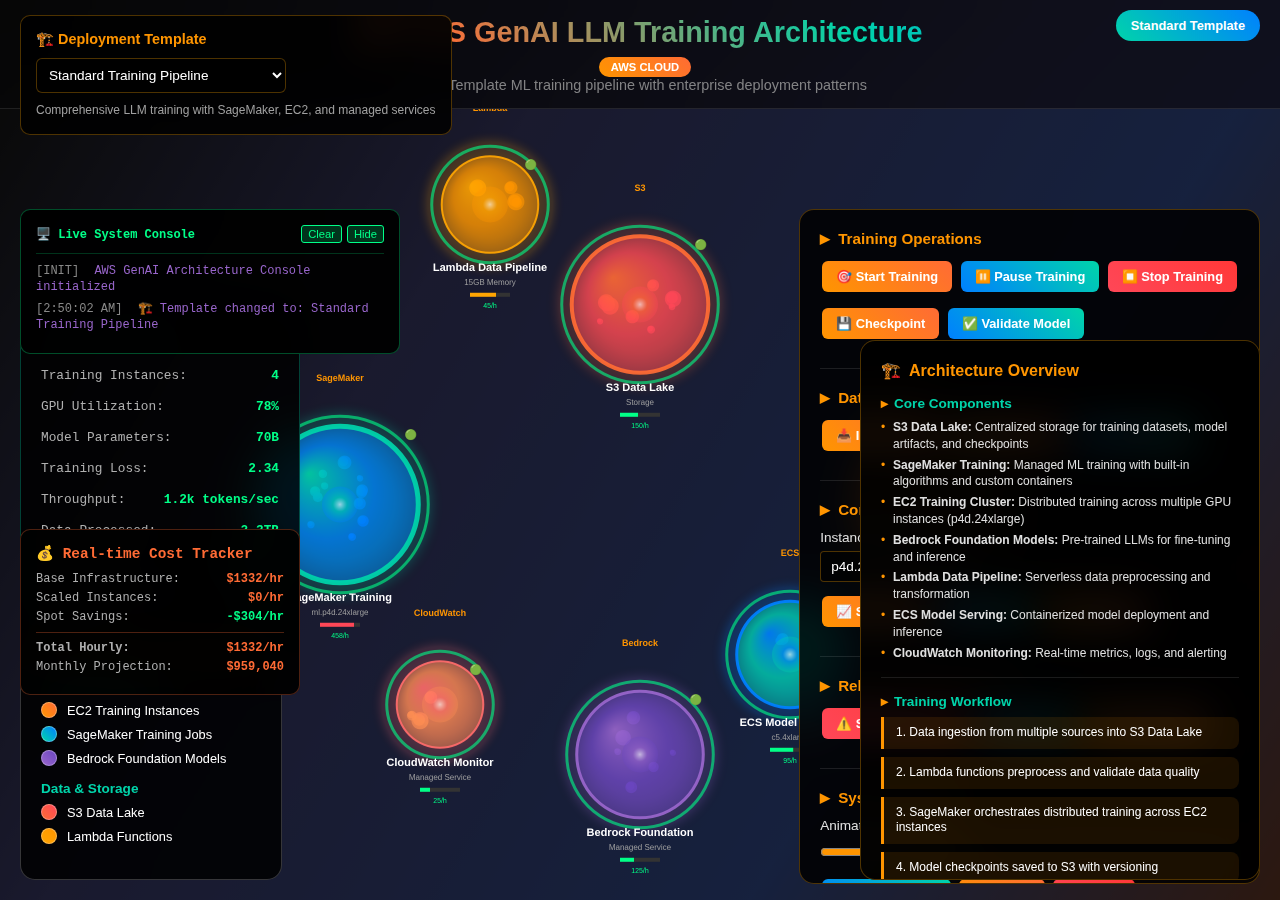
<file: backup/draft_bk_v02.html>
<!DOCTYPE html>
<html lang="en">
<head>
    <meta charset="UTF-8">
    <meta name="viewport" content="width=device-width, initial-scale=1.0">
    <title>AWS GenAI LLM Training Architecture - Multi-Deployment Templates</title>
    <style>
        * {
            margin: 0;
            padding: 0;
            box-sizing: border-box;
        }

        body {
            background: linear-gradient(135deg, #0a0a0a 0%, #1a1a2e 50%, #16213e 100%);
            font-family: 'Segoe UI', Tahoma, Geneva, Verdana, sans-serif;
            color: white;
            overflow: hidden;
            position: relative;
        }

        .container {
            width: 100vw;
            height: 100vh;
            position: relative;
            display: flex;
            flex-direction: column;
        }

        .header {
            padding: 15px 20px;
            text-align: center;
            background: rgba(0, 0, 0, 0.4);
            backdrop-filter: blur(15px);
            border-bottom: 1px solid rgba(255, 255, 255, 0.1);
            position: relative;
        }

        .title {
            font-size: 1.8rem;
            font-weight: bold;
            background: linear-gradient(45deg, #ff9500, #ff6b35, #00d4aa, #0080ff);
            -webkit-background-clip: text;
            -webkit-text-fill-color: transparent;
            margin-bottom: 8px;
        }

        .subtitle {
            font-size: 0.9rem;
            opacity: 0.8;
            color: #a0a0a0;
        }

        .aws-badge {
            display: inline-block;
            background: linear-gradient(45deg, #ff9500, #ff6b35);
            padding: 4px 12px;
            border-radius: 15px;
            font-size: 0.7rem;
            font-weight: bold;
            margin-left: 10px;
        }

        .deployment-selector {
            position: absolute;
            top: 15px;
            left: 20px;
            background: rgba(0, 0, 0, 0.85);
            backdrop-filter: blur(20px);
            padding: 15px;
            border-radius: 10px;
            border: 1px solid rgba(255, 165, 0, 0.3);
            z-index: 200;
        }

        .deployment-selector h4 {
            color: #ff9500;
            margin-bottom: 10px;
            font-size: 0.9rem;
        }

        .deployment-selector select {
            width: 250px;
            padding: 8px;
            border-radius: 6px;
            border: 1px solid rgba(255, 165, 0, 0.3);
            background: rgba(0, 0, 0, 0.6);
            color: white;
            font-size: 0.85rem;
        }

        .template-info {
            margin-top: 10px;
            font-size: 0.75rem;
            color: #a0a0a0;
            line-height: 1.3;
        }

        .canvas-container {
            flex: 1;
            position: relative;
            overflow: hidden;
            cursor: grab;
        }

        .canvas-container.dragging {
            cursor: grabbing;
        }

        canvas {
            width: 100%;
            height: 100%;
            display: block;
        }

        .controls {
            position: absolute;
            top: 100px;
            right: 20px;
            background: rgba(0, 0, 0, 0.85);
            backdrop-filter: blur(20px);
            padding: 20px;
            border-radius: 15px;
            border: 1px solid rgba(255, 165, 0, 0.3);
            z-index: 100;
            max-height: 75vh;
            overflow-y: auto;
            min-width: 320px;
        }

        .control-section {
            margin-bottom: 20px;
            padding-bottom: 15px;
            border-bottom: 1px solid rgba(255, 255, 255, 0.1);
        }

        .control-section:last-child {
            border-bottom: none;
        }

        .control-section h4 {
            color: #ff9500;
            margin-bottom: 12px;
            font-size: 0.95rem;
            display: flex;
            align-items: center;
        }

        .control-section h4::before {
            content: '▶';
            margin-right: 8px;
            font-size: 0.8rem;
        }

        .control-group {
            margin-bottom: 12px;
        }

        .control-group label {
            display: block;
            margin-bottom: 6px;
            font-size: 0.85rem;
            color: #e0e0e0;
            font-weight: 500;
        }

        .control-group button {
            background: linear-gradient(45deg, #ff9500, #ff6b35);
            border: none;
            color: white;
            padding: 8px 14px;
            border-radius: 6px;
            cursor: pointer;
            font-weight: bold;
            transition: all 0.3s ease;
            margin: 2px;
            font-size: 0.8rem;
        }

        .control-group button:hover {
            transform: translateY(-1px);
            box-shadow: 0 4px 12px rgba(255, 149, 0, 0.4);
        }

        .control-group button.secondary {
            background: linear-gradient(45deg, #0080ff, #00d4aa);
        }

        .control-group button.danger {
            background: linear-gradient(45deg, #ff4757, #ff3838);
        }

        .control-group input[type="range"] {
            width: 100%;
            margin: 5px 0;
            accent-color: #ff9500;
        }

        .control-group select {
            width: 100%;
            padding: 6px;
            border-radius: 4px;
            border: 1px solid rgba(255, 165, 0, 0.3);
            background: rgba(0, 0, 0, 0.6);
            color: white;
            font-size: 0.85rem;
        }

        .metrics-panel {
            position: absolute;
            top: 200px;
            left: 20px;
            background: rgba(0, 0, 0, 0.85);
            backdrop-filter: blur(20px);
            padding: 20px;
            border-radius: 15px;
            border: 1px solid rgba(0, 212, 170, 0.3);
            font-family: 'Courier New', monospace;
            font-size: 0.8rem;
            min-width: 280px;
            max-height: 65vh;
            overflow-y: auto;
        }

        .metrics-panel h3 {
            margin-bottom: 15px;
            color: #00d4aa;
            font-family: 'Segoe UI', sans-serif;
            font-size: 1rem;
        }

        .metric-row {
            display: flex;
            justify-content: space-between;
            margin-bottom: 8px;
            padding: 4px 0;
        }

        .metric-label {
            color: #b0b0b0;
        }

        .metric-value {
            color: #00ff88;
            font-weight: bold;
        }

        .metric-critical {
            color: #ff4757;
        }

        .metric-warning {
            color: #ffa502;
        }

        .legend {
            position: absolute;
            bottom: 20px;
            left: 20px;
            background: rgba(0, 0, 0, 0.85);
            backdrop-filter: blur(20px);
            padding: 20px;
            border-radius: 15px;
            border: 1px solid rgba(255, 255, 255, 0.2);
            max-width: 350px;
        }

        .legend h3 {
            margin-bottom: 15px;
            color: #ff9500;
            font-size: 1rem;
        }

        .legend-section {
            margin-bottom: 15px;
        }

        .legend-section h4 {
            color: #00d4aa;
            font-size: 0.85rem;
            margin-bottom: 8px;
        }

        .legend-item {
            display: flex;
            align-items: center;
            margin-bottom: 8px;
            font-size: 0.8rem;
        }

        .legend-color {
            width: 16px;
            height: 16px;
            border-radius: 50%;
            margin-right: 10px;
            border: 1px solid rgba(255, 255, 255, 0.3);
        }

        .tooltip {
            position: absolute;
            background: rgba(0, 0, 0, 0.95);
            backdrop-filter: blur(15px);
            color: white;
            padding: 15px 18px;
            border-radius: 10px;
            border: 1px solid rgba(255, 165, 0, 0.4);
            font-size: 0.8rem;
            z-index: 1000;
            pointer-events: none;
            max-width: 320px;
            box-shadow: 0 6px 25px rgba(0, 0, 0, 0.6);
        }

        .tooltip h4 {
            color: #ff9500;
            margin-bottom: 10px;
            font-size: 0.95rem;
        }

        .tooltip-section {
            margin-bottom: 10px;
        }

        .tooltip-section:last-child {
            margin-bottom: 0;
        }

        .tooltip-label {
            color: #a0a0a0;
            font-size: 0.75rem;
            margin-bottom: 3px;
            font-weight: 500;
        }

        .aws-service-badge {
            display: inline-block;
            padding: 2px 8px;
            border-radius: 10px;
            font-size: 0.7rem;
            margin: 2px;
            font-weight: bold;
        }

        .service-ec2 { background: #ff9500; color: white; }
        .service-sagemaker { background: #00d4aa; color: white; }
        .service-s3 { background: #ff6b35; color: white; }
        .service-bedrock { background: #9966cc; color: white; }
        .service-lambda { background: #ffa502; color: white; }
        .service-ecs { background: #0080ff; color: white; }
        .service-eks { background: #326ce5; color: white; }
        .service-batch { background: #ff6b6b; color: white; }
        .service-fargate { background: #ff8a65; color: white; }
        .service-emr { background: #4caf50; color: white; }
        .service-parallelcluster { background: #9c27b0; color: white; }

        .training-progress {
            position: absolute;
            top: 20px;
            left: 50%;
            transform: translateX(-50%);
            background: rgba(0, 0, 0, 0.8);
            padding: 10px 20px;
            border-radius: 20px;
            border: 1px solid rgba(255, 165, 0, 0.3);
            display: none;
        }

        .progress-bar {
            width: 200px;
            height: 6px;
            background: rgba(255, 255, 255, 0.2);
            border-radius: 3px;
            overflow: hidden;
            margin-top: 5px;
        }

        .progress-fill {
            height: 100%;
            background: linear-gradient(90deg, #ff9500, #00d4aa);
            width: 0%;
            transition: width 0.3s ease;
        }

        .floating-particles {
            position: absolute;
            width: 100%;
            height: 100%;
            pointer-events: none;
            z-index: -1;
        }

        .particle {
            position: absolute;
            width: 2px;
            height: 2px;
            background: rgba(255, 149, 0, 0.3);
            border-radius: 50%;
            animation: float 12s infinite linear;
        }

        @keyframes float {
            from {
                transform: translateY(100vh) translateX(0) rotate(0deg);
                opacity: 0;
            }
            10% {
                opacity: 1;
            }
            90% {
                opacity: 1;
            }
            to {
                transform: translateY(-100px) translateX(100px) rotate(360deg);
                opacity: 0;
            }
        }

        .dragging-indicator {
            position: absolute;
            pointer-events: none;
            color: #ff9500;
            font-size: 0.8rem;
            background: rgba(0, 0, 0, 0.9);
            padding: 4px 10px;
            border-radius: 5px;
            z-index: 999;
            border: 1px solid rgba(255, 149, 0, 0.5);
        }

        .deployment-badge {
            position: absolute;
            top: 10px;
            right: 20px;
            background: linear-gradient(45deg, #00d4aa, #0080ff);
            padding: 8px 15px;
            border-radius: 20px;
            font-size: 0.8rem;
            font-weight: bold;
            z-index: 150;
        }

        .architecture-details {
            position: absolute;
            bottom: 20px;
            right: 20px;
            background: rgba(0, 0, 0, 0.9);
            backdrop-filter: blur(20px);
            padding: 20px;
            border-radius: 15px;
            border: 1px solid rgba(255, 165, 0, 0.3);
            max-width: 400px;
            max-height: 60vh;
            overflow-y: auto;
            z-index: 150;
        }

        .architecture-details h3 {
            color: #ff9500;
            margin-bottom: 15px;
            font-size: 1rem;
            display: flex;
            align-items: center;
        }

        .architecture-details h3::before {
            content: '🏗️';
            margin-right: 8px;
        }

        .arch-section {
            margin-bottom: 15px;
            padding-bottom: 12px;
            border-bottom: 1px solid rgba(255, 255, 255, 0.1);
        }

        .arch-section:last-child {
            border-bottom: none;
        }

        .arch-section h4 {
            color: #00d4aa;
            font-size: 0.85rem;
            margin-bottom: 8px;
            display: flex;
            align-items: center;
        }

        .arch-section h4::before {
            content: '▸';
            margin-right: 6px;
            color: #ff9500;
        }

        .component-list {
            list-style: none;
            margin: 0;
            padding: 0;
        }

        .component-list li {
            font-size: 0.75rem;
            color: #e0e0e0;
            margin-bottom: 4px;
            padding-left: 12px;
            position: relative;
            line-height: 1.4;
        }

        .component-list li::before {
            content: '•';
            color: #ff9500;
            position: absolute;
            left: 0;
        }

        .workflow-step {
            background: rgba(255, 149, 0, 0.1);
            border-left: 3px solid #ff9500;
            padding: 8px 12px;
            margin: 8px 0;
            border-radius: 0 8px 8px 0;
            font-size: 0.75rem;
            line-height: 1.3;
        }

        .benefits-list {
            background: rgba(0, 212, 170, 0.1);
            border-radius: 8px;
            padding: 10px;
            margin: 8px 0;
        }

        .benefits-list h5 {
            color: #00d4aa;
            font-size: 0.8rem;
            margin: 0 0 6px 0;
        }

        .benefits-list ul {
            list-style: none;
            margin: 0;
            padding: 0;
        }

        .benefits-list li {
            font-size: 0.7rem;
            color: #b0b0b0;
            margin-bottom: 3px;
            padding-left: 10px;
            position: relative;
        }

        .benefits-list li::before {
            content: '✓';
            color: #00d4aa;
            position: absolute;
            left: 0;
            font-weight: bold;
        }

        .cost-estimate {
            background: rgba(255, 107, 53, 0.1);
            border-radius: 8px;
            padding: 8px 12px;
            margin: 8px 0;
            text-align: center;
        }

        .cost-estimate .cost-label {
            font-size: 0.7rem;
            color: #a0a0a0;
            margin-bottom: 3px;
        }

        .cost-estimate .cost-value {
            font-size: 0.85rem;
            color: #ff6b35;
            font-weight: bold;
        }

        .live-console {
            position: absolute;
            top: 100px;
            left: 20px;
            background: rgba(0, 0, 0, 0.95);
            backdrop-filter: blur(20px);
            padding: 15px;
            border-radius: 10px;
            border: 1px solid rgba(0, 255, 136, 0.3);
            width: 380px;
            max-height: 300px;
            overflow-y: auto;
            z-index: 180;
            font-family: 'Courier New', monospace;
            font-size: 0.75rem;
        }

        .console-header {
            color: #00ff88;
            font-weight: bold;
            margin-bottom: 10px;
            display: flex;
            justify-content: space-between;
            align-items: center;
        }

        .console-controls {
            display: flex;
            gap: 5px;
        }

        .console-btn {
            background: rgba(0, 255, 136, 0.2);
            border: 1px solid #00ff88;
            color: #00ff88;
            padding: 2px 6px;
            border-radius: 3px;
            font-size: 0.7rem;
            cursor: pointer;
            transition: all 0.2s ease;
        }

        .console-btn:hover {
            background: rgba(0, 255, 136, 0.4);
        }

        .console-logs {
            max-height: 220px;
            overflow-y: auto;
            border-top: 1px solid rgba(0, 255, 136, 0.2);
            padding-top: 8px;
        }

        .log-entry {
            margin-bottom: 3px;
            padding: 2px 0;
            line-height: 1.3;
            word-wrap: break-word;
        }

        .log-timestamp {
            color: #888;
            margin-right: 8px;
        }

        .log-info { color: #00d4aa; }
        .log-warning { color: #ffa502; }
        .log-error { color: #ff4757; }
        .log-success { color: #00ff88; }
        .log-data { color: #0080ff; }
        .log-system { color: #9966cc; }

        .cost-tracker {
            position: absolute;
            top: 420px;
            left: 20px;
            background: rgba(0, 0, 0, 0.9);
            backdrop-filter: blur(20px);
            padding: 15px;
            border-radius: 10px;
            border: 1px solid rgba(255, 107, 53, 0.3);
            width: 280px;
            z-index: 180;
            font-family: 'Courier New', monospace;
        }

        .cost-header {
            color: #ff6b35;
            font-weight: bold;
            margin-bottom: 10px;
            font-size: 0.9rem;
        }

        .cost-row {
            display: flex;
            justify-content: space-between;
            margin-bottom: 5px;
            font-size: 0.75rem;
        }

        .cost-label {
            color: #b0b0b0;
        }

        .cost-value {
            color: #ff6b35;
            font-weight: bold;
        }

        .cost-total {
            border-top: 1px solid rgba(255, 107, 53, 0.3);
            padding-top: 8px;
            margin-top: 8px;
            font-weight: bold;
        }

        .cost-savings {
            color: #00ff88;
        }

        .draggable-panel {
            cursor: move;
            user-select: none;
            transition: box-shadow 0.2s ease;
        }

        .draggable-panel:hover {
            box-shadow: 0 8px 32px rgba(255, 149, 0, 0.3);
        }

        .draggable-panel.dragging {
            z-index: 9999;
            transform: rotate(2deg);
            box-shadow: 0 12px 40px rgba(255, 149, 0, 0.5);
        }

        .draggable-panel .drag-handle {
            cursor: move;
            padding: 5px;
            display: flex;
            align-items: center;
            border-bottom: 1px solid rgba(255, 255, 255, 0.1);
            margin-bottom: 10px;
        }

        .draggable-panel .drag-handle::before {
            content: '⋮⋮';
            color: #ff9500;
            margin-right: 8px;
            font-weight: bold;
            letter-spacing: 2px;
        }
    </style>
</head>
<body>
<div class="container">
    <div class="header">
        <h1 class="title">🚀 AWS GenAI LLM Training Architecture</h1>
        <span class="aws-badge">AWS CLOUD</span>
        <p class="subtitle">Multi-Template ML training pipeline with enterprise deployment patterns</p>
        <div class="deployment-badge" id="deploymentBadge">Standard Template</div>
    </div>

    <div class="deployment-selector">
        <h4>🏗️ Deployment Template</h4>
        <select id="deploymentTemplate" onchange="changeDeploymentTemplate()">
            <option value="standard">Standard Training Pipeline</option>
            <option value="eks-kubernetes">EKS Kubernetes Cluster</option>
            <option value="batch-hpc">AWS Batch HPC Training</option>
            <option value="emr-spark">EMR Spark Distributed</option>
            <option value="fargate-serverless">Fargate Serverless</option>
            <option value="parallelcluster">AWS ParallelCluster</option>
            <option value="hybrid-multicloud">Hybrid Multi-Cloud</option>
            <option value="edge-federated">Edge Federated Learning</option>
        </select>
        <div class="template-info" id="templateInfo">
            Comprehensive LLM training with SageMaker, EC2, and managed services
        </div>
    </div>

    <div class="canvas-container" id="canvasContainer">
        <canvas id="canvas"></canvas>
        <div class="floating-particles" id="particles"></div>
        <div id="tooltip" class="tooltip" style="display: none;"></div>
        <div id="draggingIndicator" class="dragging-indicator" style="display: none;"></div>

        <div class="training-progress" id="trainingProgress">
            <div style="font-size: 0.8rem; color: #ff9500;">Training Progress: <span id="progressText">0%</span></div>
            <div class="progress-bar">
                <div class="progress-fill" id="progressFill"></div>
            </div>
        </div>

        <div class="controls">
            <div class="control-section">
                <h4>Training Operations</h4>
                <div class="control-group">
                    <button onclick="startTraining()">🎯 Start Training</button>
                    <button onclick="pauseTraining()" class="secondary">⏸️ Pause Training</button>
                    <button onclick="stopTraining()" class="danger">⏹️ Stop Training</button>
                </div>
                <div class="control-group">
                    <button onclick="triggerCheckpoint()">💾 Checkpoint</button>
                    <button onclick="validateModel()" class="secondary">✅ Validate Model</button>
                </div>
            </div>

            <div class="control-section">
                <h4>Data Pipeline</h4>
                <div class="control-group">
                    <button onclick="triggerDataIngestion()">📥 Ingest Data</button>
                    <button onclick="triggerPreprocessing()">🔄 Preprocess</button>
                    <button onclick="triggerDataValidation()" class="secondary">✓ Validate Data</button>
                </div>
            </div>

            <div class="control-section">
                <h4>Compute Management</h4>
                <div class="control-group">
                    <label>Instance Type:</label>
                    <select id="instanceType" onchange="updateInstanceType()">
                        <option value="p4d.24xlarge">p4d.24xlarge (8x A100)</option>
                        <option value="p3dn.24xlarge">p3dn.24xlarge (8x V100)</option>
                        <option value="trn1.32xlarge">trn1.32xlarge (Trainium)</option>
                        <option value="inf2.48xlarge">inf2.48xlarge (Inferentia)</option>
                    </select>
                </div>
                <div class="control-group">
                    <button onclick="scaleOut()">📈 Scale Out</button>
                    <button onclick="scaleIn()" class="secondary">📉 Scale In</button>
                    <button onclick="addSpotInstance()">💰 Add Spot</button>
                </div>
            </div>

            <div class="control-section">
                <h4>Reliability & Monitoring</h4>
                <div class="control-group">
                    <button onclick="simulateFailure()" class="danger">⚠️ Simulate Failure</button>
                    <button onclick="triggerFailover()" class="secondary">🔄 Failover</button>
                    <button onclick="runHealthCheck()">❤️ Health Check</button>
                </div>
            </div>

            <div class="control-section">
                <h4>System Controls</h4>
                <div class="control-group">
                    <label>Animation Speed: <span id="speedValue">1.0x</span></label>
                    <input type="range" id="speedControl" min="0.1" max="3" step="0.1" value="1"
                           onchange="updateSpeed(this.value)">
                </div>
                <div class="control-group">
                    <button onclick="clearCommunications()" class="secondary">🧹 Clear Signals</button>
                    <button onclick="togglePause()">⏸️ Pause</button>
                    <button onclick="resetArchitecture()" class="danger">🔄 Reset</button>
                </div>
            </div>

            <div class="control-section">
                <h4>Panel Management</h4>
                <div class="control-group">
                    <button onclick="resetAllPanels()" class="secondary">🔄 Reset Panels</button>
                    <button onclick="minimizeAllPanels()" class="secondary">🔽 Minimize All</button>
                    <button onclick="showAllPanels()" class="secondary">👁️ Show All</button>
                </div>
                <div class="control-group">
                    <button onclick="togglePanelLock()" class="secondary" id="panelLockBtn">🔒 Lock Panels</button>
                    <button onclick="saveLayout()" class="secondary">💾 Save Layout</button>
                    <button onclick="loadLayout()" class="secondary">📁 Load Layout</button>
                </div>
                <div class="control-group">
                    <button onclick="showKeyboardShortcuts()" class="secondary">⌨️ Shortcuts</button>
                </div>
            </div>
        </div>

        <div class="metrics-panel" id="metricsPanel">
            <h3>🔍 System Metrics</h3>
            <div class="metric-row">
                <span class="metric-label">Training Instances:</span>
                <span class="metric-value" id="trainingInstances">4</span>
            </div>
            <div class="metric-row">
                <span class="metric-label">GPU Utilization:</span>
                <span class="metric-value" id="gpuUtilization">78%</span>
            </div>
            <div class="metric-row">
                <span class="metric-label">Model Parameters:</span>
                <span class="metric-value" id="modelParams">70B</span>
            </div>
            <div class="metric-row">
                <span class="metric-label">Training Loss:</span>
                <span class="metric-value" id="trainingLoss">2.34</span>
            </div>
            <div class="metric-row">
                <span class="metric-label">Throughput:</span>
                <span class="metric-value" id="throughput">1.2k tokens/sec</span>
            </div>
            <div class="metric-row">
                <span class="metric-label">Data Processed:</span>
                <span class="metric-value" id="dataProcessed">2.3TB</span>
            </div>
            <div class="metric-row">
                <span class="metric-label">Network I/O:</span>
                <span class="metric-value" id="networkIO">450 MB/s</span>
            </div>
            <div class="metric-row">
                <span class="metric-label">Reliability Score:</span>
                <span class="metric-value" id="reliabilityScore">99.2%</span>
            </div>
            <div class="metric-row">
                <span class="metric-label">Cost/Hour:</span>
                <span class="metric-value" id="costPerHour">$892</span>
            </div>
        </div>

        <!-- ADD THIS NEW DIV -->
        <div class="architecture-details" id="architectureDetails">
            <h3>Architecture Overview</h3>
            <div id="architectureContent">
                <!-- Dynamic architecture details based on template -->
            </div>
        </div>

        <!-- YOUR EXISTING .legend DIV (keep as is) -->
        <div class="legend">
            <h3>🏗️ Architecture Components</h3>
            <div id="legendContent">
                <!-- Dynamic legend content based on template -->
            </div>
        </div>


        <!-- Live Console -->
        <div class="live-console" id="liveConsole">
            <div class="console-header">
                <span>🖥️ Live System Console</span>
                <div class="console-controls">
                    <button class="console-btn" onclick="clearConsole()">Clear</button>
                    <button class="console-btn" onclick="toggleConsole()">Hide</button>
                </div>
            </div>
            <div class="console-logs" id="consoleLogs">
                <div class="log-entry log-system">
                    <span class="log-timestamp">[INIT]</span>
                    <span>AWS GenAI Architecture Console initialized</span>
                </div>
            </div>
        </div>

        <!-- Cost Tracker -->
        <div class="cost-tracker" id="costTracker">
            <div class="cost-header">💰 Real-time Cost Tracker</div>
            <div id="costBreakdown">
                <!-- Dynamic cost breakdown -->
            </div>
        </div>
    </div>


</div>

<script>
    class AWSGenAIArchitecture {
        // Replace your existing constructor with this fixed version:

        constructor() {
            this.canvas = document.getElementById('canvas');
            this.ctx = this.canvas.getContext('2d');
            this.canvasContainer = document.getElementById('canvasContainer');
            this.tooltip = document.getElementById('tooltip');
            this.draggingIndicator = document.getElementById('draggingIndicator');

            this.services = [];
            this.communications = [];
            this.animationSpeed = 1;
            this.isPaused = false;
            this.isTraining = false;
            this.trainingProgress = 0;
            this.currentTemplate = 'standard';

            // Mouse interaction state
            this.isDragging = false;
            this.draggedService = null;
            this.mousePos = { x: 0, y: 0 };
            this.lastMousePos = { x: 0, y: 0 };

            // Console and cost tracking properties - MOVED BEFORE initializeDeploymentTemplate
            this.consoleVisible = true;
            this.maxConsoleEntries = 50;
            this.scaledInstances = [];  // ← This was causing the error!
            this.baseCosts = {};

            // AWS-specific metrics
            this.awsMetrics = {
                trainingInstances: 4,
                gpuUtilization: 78,
                modelParams: '70B',
                trainingLoss: 2.34,
                throughput: '1.2k tokens/sec',
                dataProcessed: '2.3TB',
                networkIO: '450 MB/s',
                reliabilityScore: 99.2,
                costPerHour: 892
            };

            // Deployment templates
            this.deploymentTemplates = {
                'standard': {
                    name: 'Standard Training Pipeline',
                    description: 'Comprehensive LLM training with SageMaker, EC2, and managed services',
                    badge: 'Standard Template'
                },
                'eks-kubernetes': {
                    name: 'EKS Kubernetes Cluster',
                    description: 'Container-orchestrated training with Kubernetes on AWS EKS',
                    badge: 'Kubernetes Template'
                },
                'batch-hpc': {
                    name: 'AWS Batch HPC Training',
                    description: 'High-performance computing with AWS Batch for massive parallel training',
                    badge: 'HPC Template'
                },
                'emr-spark': {
                    name: 'EMR Spark Distributed',
                    description: 'Apache Spark on EMR for distributed data processing and training',
                    badge: 'Spark Template'
                },
                'fargate-serverless': {
                    name: 'Fargate Serverless',
                    description: 'Serverless container training with AWS Fargate auto-scaling',
                    badge: 'Serverless Template'
                },
                'parallelcluster': {
                    name: 'AWS ParallelCluster',
                    description: 'HPC cluster with Slurm scheduler for large-scale model training',
                    badge: 'HPC Cluster Template'
                },
                'hybrid-multicloud': {
                    name: 'Hybrid Multi-Cloud',
                    description: 'Multi-cloud deployment with on-premises and AWS hybrid architecture',
                    badge: 'Hybrid Template'
                },
                'edge-federated': {
                    name: 'Edge Federated Learning',
                    description: 'Distributed federated learning across edge devices and AWS regions',
                    badge: 'Federated Template'
                }
            };

            this.setupCanvas();
            this.setupEventListeners();
            this.initializeDeploymentTemplate('standard');  // Now scaledInstances is already initialized
            this.createFloatingParticles();
            this.animate();
            this.startMetricsUpdater();
        }

        setupCanvas() {
            const rect = this.canvas.getBoundingClientRect();
            this.canvas.width = rect.width * 2;
            this.canvas.height = rect.height * 2;
            this.ctx.scale(2, 2);

            window.addEventListener('resize', () => {
                const rect = this.canvas.getBoundingClientRect();
                this.canvas.width = rect.width * 2;
                this.canvas.height = rect.height * 2;
                this.ctx.scale(2, 2);
            });
        }

        setupEventListeners() {
            this.canvas.addEventListener('mousedown', (e) => this.handleMouseDown(e));
            this.canvas.addEventListener('mousemove', (e) => this.handleMouseMove(e));
            this.canvas.addEventListener('mouseup', (e) => this.handleMouseUp(e));
            this.canvas.addEventListener('mouseleave', (e) => this.handleMouseLeave(e));
            this.canvas.addEventListener('contextmenu', (e) => e.preventDefault());
        }

        initializeDeploymentTemplate(templateId) {
            this.currentTemplate = templateId;
            this.services = [];
            this.communications = [];

            const template = this.deploymentTemplates[templateId];
            document.getElementById('deploymentBadge').textContent = template.badge;
            document.getElementById('templateInfo').textContent = template.description;

            switch (templateId) {
                case 'standard':
                    this.initializeStandardTemplate();
                    break;
                case 'eks-kubernetes':
                    this.initializeEKSTemplate();
                    break;
                case 'batch-hpc':
                    this.initializeBatchTemplate();
                    break;
                case 'emr-spark':
                    this.initializeEMRTemplate();
                    break;
                case 'fargate-serverless':
                    this.initializeFargateTemplate();
                    break;
                case 'parallelcluster':
                    this.initializeParallelClusterTemplate();
                    break;
                case 'hybrid-multicloud':
                    this.initializeHybridTemplate();
                    break;
                case 'edge-federated':
                    this.initializeFederatedTemplate();
                    break;
            }

            this.updateLegend();
            this.initializeBaseCosts();
            this.updateCostTracker();
            this.logToConsole(`🏗️ Template changed to: ${this.deploymentTemplates[templateId].name}`, 'system');
        }

        initializeStandardTemplate() {
            const centerX = this.canvas.width / 4;
            const centerY = this.canvas.height / 4;

            // Central Data Lake (S3)
            this.services.push({
                id: 'S3_DATALAKE',
                name: 'S3 Data Lake',
                x: centerX,
                y: centerY - 200,
                radius: 65,
                baseRadius: 65,
                color: '#ff6b35',
                gradient: ['#ff6b35', '#ff4757'],
                activity: 0,
                pulse: 0,
                awsService: 'S3',
                instanceType: 'Storage',
                vCPUs: 'N/A',
                memory: 'Unlimited',
                utilization: 45,
                throughput: '2.1 GB/s',
                latency: 12,
                healthStatus: 'Healthy',
                launchTime: Date.now() - 86400000,
                slaTarget: 99.9,
                costPerHour: 150,
                isSpot: false,
                availabilityZone: 'us-east-1a',
                organelles: this.createOrganelles(8),
                membrane: { thickness: 4, opacity: 0.9 },
                reliabilityScore: 99.8
            });

            // SageMaker Training Cluster
            this.services.push({
                id: 'SAGEMAKER_TRAINING',
                name: 'SageMaker Training',
                x: centerX - 300,
                y: centerY,
                radius: 75,
                baseRadius: 75,
                color: '#00d4aa',
                gradient: ['#00d4aa', '#0080ff'],
                activity: 0,
                pulse: 0,
                awsService: 'SageMaker',
                instanceType: 'ml.p4d.24xlarge',
                vCPUs: 96,
                memory: 1152,
                utilization: 85,
                throughput: '1.2k tokens/sec',
                latency: 45,
                healthStatus: 'Healthy',
                launchTime: Date.now() - 43200000,
                slaTarget: 99.5,
                costPerHour: 458,
                isSpot: false,
                availabilityZone: 'us-east-1a',
                organelles: this.createOrganelles(12),
                membrane: { thickness: 5, opacity: 0.95 },
                reliabilityScore: 99.1
            });

            // EC2 Distributed Training Nodes
            this.services.push({
                id: 'EC2_TRAINING_NODES',
                name: 'EC2 Training Cluster',
                x: centerX + 300,
                y: centerY,
                radius: 70,
                baseRadius: 70,
                color: '#ff9500',
                gradient: ['#ff9500', '#ff6b35'],
                activity: 0,
                pulse: 0,
                awsService: 'EC2',
                instanceType: 'p4d.24xlarge',
                vCPUs: 96,
                memory: 1152,
                utilization: 92,
                throughput: '980 tokens/sec',
                latency: 38,
                healthStatus: 'Healthy',
                launchTime: Date.now() - 21600000,
                slaTarget: 99.0,
                costPerHour: 434,
                isSpot: true,
                availabilityZone: 'us-east-1b',
                organelles: this.createOrganelles(10),
                membrane: { thickness: 4, opacity: 0.9 },
                reliabilityScore: 98.7
            });

            // Bedrock Foundation Models
            this.services.push({
                id: 'BEDROCK_MODELS',
                name: 'Bedrock Foundation',
                x: centerX,
                y: centerY + 250,
                radius: 60,
                baseRadius: 60,
                color: '#9966cc',
                gradient: ['#9966cc', '#6b46c1'],
                activity: 0,
                pulse: 0,
                awsService: 'Bedrock',
                instanceType: 'Managed Service',
                vCPUs: 'Elastic',
                memory: 'Elastic',
                utilization: 35,
                throughput: '500 tokens/sec',
                latency: 120,
                healthStatus: 'Healthy',
                launchTime: Date.now() - 7200000,
                slaTarget: 99.9,
                costPerHour: 125,
                isSpot: false,
                availabilityZone: 'us-east-1c',
                organelles: this.createOrganelles(6),
                membrane: { thickness: 3, opacity: 0.85 },
                reliabilityScore: 99.5
            });

            // Lambda Data Processing
            this.services.push({
                id: 'LAMBDA_PREPROCESSING',
                name: 'Lambda Data Pipeline',
                x: centerX - 150,
                y: centerY - 300,
                radius: 45,
                baseRadius: 45,
                color: '#ffa502',
                gradient: ['#ffa502', '#ff9500'],
                activity: 0,
                pulse: 0,
                awsService: 'Lambda',
                instanceType: '15GB Memory',
                vCPUs: '6 vCPU equiv',
                memory: 15,
                utilization: 65,
                throughput: '2.5k requests/sec',
                latency: 25,
                healthStatus: 'Healthy',
                launchTime: Date.now() - 3600000,
                slaTarget: 99.95,
                costPerHour: 45,
                isSpot: false,
                availabilityZone: 'Multi-AZ',
                organelles: this.createOrganelles(4),
                membrane: { thickness: 2, opacity: 0.8 },
                reliabilityScore: 99.6
            });

            // ECS Model Serving
            this.services.push({
                id: 'ECS_SERVING',
                name: 'ECS Model Serving',
                x: centerX + 150,
                y: centerY + 150,
                radius: 50,
                baseRadius: 50,
                color: '#0080ff',
                gradient: ['#0080ff', '#00d4aa'],
                activity: 0,
                pulse: 0,
                awsService: 'ECS',
                instanceType: 'c5.4xlarge',
                vCPUs: 16,
                memory: 32,
                utilization: 58,
                throughput: '850 requests/sec',
                latency: 15,
                healthStatus: 'Healthy',
                launchTime: Date.now() - 14400000,
                slaTarget: 99.5,
                costPerHour: 95,
                isSpot: false,
                availabilityZone: 'us-east-1a',
                organelles: this.createOrganelles(5),
                membrane: { thickness: 3, opacity: 0.85 },
                reliabilityScore: 99.3
            });

            // CloudWatch Monitoring
            this.services.push({
                id: 'CLOUDWATCH_MONITORING',
                name: 'CloudWatch Monitor',
                x: centerX - 200,
                y: centerY + 200,
                radius: 40,
                baseRadius: 40,
                color: '#ff6b6b',
                gradient: ['#ff6b6b', '#ff8e53'],
                activity: 0,
                pulse: 0,
                awsService: 'CloudWatch',
                instanceType: 'Managed Service',
                vCPUs: 'N/A',
                memory: 'N/A',
                utilization: 25,
                throughput: '10k metrics/sec',
                latency: 8,
                healthStatus: 'Healthy',
                launchTime: Date.now() - 172800000,
                slaTarget: 99.9,
                costPerHour: 25,
                isSpot: false,
                availabilityZone: 'Multi-AZ',
                organelles: this.createOrganelles(3),
                membrane: { thickness: 2, opacity: 0.8 },
                reliabilityScore: 99.7
            });
        }

        initializeEKSTemplate() {
            const centerX = this.canvas.width / 4;
            const centerY = this.canvas.height / 4;

            // EKS Control Plane
            this.services.push({
                id: 'EKS_CONTROL_PLANE',
                name: 'EKS Control Plane',
                x: centerX,
                y: centerY - 250,
                radius: 70,
                baseRadius: 70,
                color: '#326ce5',
                gradient: ['#326ce5', '#1565c0'],
                activity: 0,
                pulse: 0,
                awsService: 'EKS',
                instanceType: 'Managed Control Plane',
                vCPUs: 'Managed',
                memory: 'Managed',
                utilization: 45,
                throughput: '5k API calls/sec',
                latency: 5,
                healthStatus: 'Healthy',
                launchTime: Date.now() - 172800000,
                slaTarget: 99.95,
                costPerHour: 75,
                isSpot: false,
                availabilityZone: 'Multi-AZ',
                organelles: this.createOrganelles(8),
                membrane: { thickness: 4, opacity: 0.9 },
                reliabilityScore: 99.9
            });

            // Worker Node Group 1
            this.services.push({
                id: 'EKS_WORKER_GROUP_1',
                name: 'GPU Worker Nodes',
                x: centerX - 250,
                y: centerY - 50,
                radius: 65,
                baseRadius: 65,
                color: '#ff9500',
                gradient: ['#ff9500', '#ff6b35'],
                activity: 0,
                pulse: 0,
                awsService: 'EKS',
                instanceType: 'p4d.24xlarge',
                vCPUs: 96,
                memory: 1152,
                utilization: 88,
                throughput: '1.5k tokens/sec',
                latency: 35,
                healthStatus: 'Healthy',
                launchTime: Date.now() - 86400000,
                slaTarget: 99.0,
                costPerHour: 520,
                isSpot: false,
                availabilityZone: 'us-east-1a',
                organelles: this.createOrganelles(12),
                membrane: { thickness: 5, opacity: 0.95 },
                reliabilityScore: 98.8
            });

            // Worker Node Group 2
            this.services.push({
                id: 'EKS_WORKER_GROUP_2',
                name: 'CPU Worker Nodes',
                x: centerX + 250,
                y: centerY - 50,
                radius: 55,
                baseRadius: 55,
                color: '#00d4aa',
                gradient: ['#00d4aa', '#0080ff'],
                activity: 0,
                pulse: 0,
                awsService: 'EKS',
                instanceType: 'c5n.18xlarge',
                vCPUs: 72,
                memory: 192,
                utilization: 65,
                throughput: '800 tokens/sec',
                latency: 25,
                healthStatus: 'Healthy',
                launchTime: Date.now() - 43200000,
                slaTarget: 99.0,
                costPerHour: 385,
                isSpot: true,
                availabilityZone: 'us-east-1b',
                organelles: this.createOrganelles(10),
                membrane: { thickness: 4, opacity: 0.9 },
                reliabilityScore: 98.5
            });

            // Persistent Storage (EFS)
            this.services.push({
                id: 'EFS_STORAGE',
                name: 'EFS Shared Storage',
                x: centerX - 100,
                y: centerY + 150,
                radius: 50,
                baseRadius: 50,
                color: '#ff6b35',
                gradient: ['#ff6b35', '#ff4757'],
                activity: 0,
                pulse: 0,
                awsService: 'EFS',
                instanceType: 'Managed NFS',
                vCPUs: 'N/A',
                memory: 'Unlimited',
                utilization: 35,
                throughput: '1.5 GB/s',
                latency: 8,
                healthStatus: 'Healthy',
                launchTime: Date.now() - 259200000,
                slaTarget: 99.9,
                costPerHour: 85,
                isSpot: false,
                availabilityZone: 'Multi-AZ',
                organelles: this.createOrganelles(6),
                membrane: { thickness: 3, opacity: 0.85 },
                reliabilityScore: 99.7
            });

            // Load Balancer
            this.services.push({
                id: 'ALB_LOAD_BALANCER',
                name: 'Application Load Balancer',
                x: centerX + 100,
                y: centerY + 150,
                radius: 45,
                baseRadius: 45,
                color: '#9966cc',
                gradient: ['#9966cc', '#6b46c1'],
                activity: 0,
                pulse: 0,
                awsService: 'ELB',
                instanceType: 'Application LB',
                vCPUs: 'Managed',
                memory: 'Managed',
                utilization: 25,
                throughput: '10k requests/sec',
                latency: 3,
                healthStatus: 'Healthy',
                launchTime: Date.now() - 172800000,
                slaTarget: 99.95,
                costPerHour: 35,
                isSpot: false,
                availabilityZone: 'Multi-AZ',
                organelles: this.createOrganelles(4),
                membrane: { thickness: 2, opacity: 0.8 },
                reliabilityScore: 99.8
            });

            // Container Registry
            this.services.push({
                id: 'ECR_REGISTRY',
                name: 'ECR Container Registry',
                x: centerX,
                y: centerY + 250,
                radius: 40,
                baseRadius: 40,
                color: '#ffa502',
                gradient: ['#ffa502', '#ff9500'],
                activity: 0,
                pulse: 0,
                awsService: 'ECR',
                instanceType: 'Container Registry',
                vCPUs: 'N/A',
                memory: 'N/A',
                utilization: 15,
                throughput: '500 pulls/min',
                latency: 12,
                healthStatus: 'Healthy',
                launchTime: Date.now() - 259200000,
                slaTarget: 99.9,
                costPerHour: 15,
                isSpot: false,
                availabilityZone: 'Multi-AZ',
                organelles: this.createOrganelles(3),
                membrane: { thickness: 2, opacity: 0.8 },
                reliabilityScore: 99.6
            });
        }

        initializeBatchTemplate() {
            const centerX = this.canvas.width / 4;
            const centerY = this.canvas.height / 4;

            // AWS Batch Compute Environment
            this.services.push({
                id: 'BATCH_COMPUTE_ENV',
                name: 'Batch Compute Environment',
                x: centerX,
                y: centerY - 200,
                radius: 80,
                baseRadius: 80,
                color: '#ff6b6b',
                gradient: ['#ff6b6b', '#ff4757'],
                activity: 0,
                pulse: 0,
                awsService: 'Batch',
                instanceType: 'Managed Compute',
                vCPUs: 'Auto-scaling',
                memory: 'Auto-scaling',
                utilization: 75,
                throughput: '2.5k jobs/hour',
                latency: 45,
                healthStatus: 'Healthy',
                launchTime: Date.now() - 86400000,
                slaTarget: 99.0,
                costPerHour: 650,
                isSpot: true,
                availabilityZone: 'Multi-AZ',
                organelles: this.createOrganelles(15),
                membrane: { thickness: 6, opacity: 0.95 },
                reliabilityScore: 98.9
            });

            // HPC Instance Cluster 1
            this.services.push({
                id: 'HPC_CLUSTER_1',
                name: 'HPC GPU Cluster',
                x: centerX - 300,
                y: centerY,
                radius: 70,
                baseRadius: 70,
                color: '#ff9500',
                gradient: ['#ff9500', '#ff6b35'],
                activity: 0,
                pulse: 0,
                awsService: 'Batch',
                instanceType: 'p4de.24xlarge',
                vCPUs: 96,
                memory: 1152,
                utilization: 95,
                throughput: '1.8k tokens/sec',
                latency: 28,
                healthStatus: 'Healthy',
                launchTime: Date.now() - 43200000,
                slaTarget: 98.5,
                costPerHour: 580,
                isSpot: true,
                availabilityZone: 'us-east-1a',
                organelles: this.createOrganelles(12),
                membrane: { thickness: 5, opacity: 0.95 },
                reliabilityScore: 98.2
            });

            // HPC Instance Cluster 2
            this.services.push({
                id: 'HPC_CLUSTER_2',
                name: 'HPC CPU Cluster',
                x: centerX + 300,
                y: centerY,
                radius: 65,
                baseRadius: 65,
                color: '#00d4aa',
                gradient: ['#00d4aa', '#0080ff'],
                activity: 0,
                pulse: 0,
                awsService: 'Batch',
                instanceType: 'hpc6a.48xlarge',
                vCPUs: 96,
                memory: 384,
                utilization: 82,
                throughput: '1.2k jobs/sec',
                latency: 15,
                healthStatus: 'Healthy',
                launchTime: Date.now() - 21600000,
                slaTarget: 98.5,
                costPerHour: 425,
                isSpot: true,
                availabilityZone: 'us-east-1b',
                organelles: this.createOrganelles(10),
                membrane: { thickness: 4, opacity: 0.9 },
                reliabilityScore: 98.1
            });

            // Job Queue Manager
            this.services.push({
                id: 'BATCH_JOB_QUEUE',
                name: 'Job Queue Manager',
                x: centerX,
                y: centerY + 200,
                radius: 55,
                baseRadius: 55,
                color: '#9966cc',
                gradient: ['#9966cc', '#6b46c1'],
                activity: 0,
                pulse: 0,
                awsService: 'Batch',
                instanceType: 'Job Scheduler',
                vCPUs: 'Managed',
                memory: 'Managed',
                utilization: 45,
                throughput: '500 jobs/min',
                latency: 5,
                healthStatus: 'Healthy',
                launchTime: Date.now() - 172800000,
                slaTarget: 99.5,
                costPerHour: 85,
                isSpot: false,
                availabilityZone: 'Multi-AZ',
                organelles: this.createOrganelles(8),
                membrane: { thickness: 4, opacity: 0.9 },
                reliabilityScore: 99.3
            });

            // FSx Lustre High-Performance Storage
            this.services.push({
                id: 'FSX_LUSTRE',
                name: 'FSx Lustre Storage',
                x: centerX - 150,
                y: centerY + 300,
                radius: 50,
                baseRadius: 50,
                color: '#ff6b35',
                gradient: ['#ff6b35', '#ff4757'],
                activity: 0,
                pulse: 0,
                awsService: 'FSx',
                instanceType: 'Lustre HPC Storage',
                vCPUs: 'N/A',
                memory: 'N/A',
                utilization: 55,
                throughput: '100 GB/s',
                latency: 2,
                healthStatus: 'Healthy',
                launchTime: Date.now() - 259200000,
                slaTarget: 99.9,
                costPerHour: 185,
                isSpot: false,
                availabilityZone: 'us-east-1a',
                organelles: this.createOrganelles(6),
                membrane: { thickness: 3, opacity: 0.85 },
                reliabilityScore: 99.4
            });
        }

        initializeEMRTemplate() {
            const centerX = this.canvas.width / 4;
            const centerY = this.canvas.height / 4;

            // EMR Master Node
            this.services.push({
                id: 'EMR_MASTER',
                name: 'EMR Master Node',
                x: centerX,
                y: centerY - 200,
                radius: 70,
                baseRadius: 70,
                color: '#4caf50',
                gradient: ['#4caf50', '#2e7d32'],
                activity: 0,
                pulse: 0,
                awsService: 'EMR',
                instanceType: 'm5.2xlarge',
                vCPUs: 8,
                memory: 32,
                utilization: 55,
                throughput: '1k jobs/sec',
                latency: 15,
                healthStatus: 'Healthy',
                launchTime: Date.now() - 172800000,
                slaTarget: 99.5,
                costPerHour: 125,
                isSpot: false,
                availabilityZone: 'us-east-1a',
                organelles: this.createOrganelles(8),
                membrane: { thickness: 4, opacity: 0.9 },
                reliabilityScore: 99.2
            });

            // Spark Worker Nodes
            this.services.push({
                id: 'SPARK_WORKERS',
                name: 'Spark Worker Nodes',
                x: centerX - 280,
                y: centerY,
                radius: 65,
                baseRadius: 65,
                color: '#ff9500',
                gradient: ['#ff9500', '#ff6b35'],
                activity: 0,
                pulse: 0,
                awsService: 'EMR',
                instanceType: 'r5.8xlarge',
                vCPUs: 32,
                memory: 256,
                utilization: 78,
                throughput: '2.2k partitions/sec',
                latency: 25,
                healthStatus: 'Healthy',
                launchTime: Date.now() - 86400000,
                slaTarget: 99.0,
                costPerHour: 385,
                isSpot: true,
                availabilityZone: 'us-east-1a',
                organelles: this.createOrganelles(12),
                membrane: { thickness: 5, opacity: 0.95 },
                reliabilityScore: 98.8
            });

            // GPU Accelerated Nodes
            this.services.push({
                id: 'EMR_GPU_NODES',
                name: 'GPU Accelerated Nodes',
                x: centerX + 280,
                y: centerY,
                radius: 68,
                baseRadius: 68,
                color: '#00d4aa',
                gradient: ['#00d4aa', '#0080ff'],
                activity: 0,
                pulse: 0,
                awsService: 'EMR',
                instanceType: 'p3.8xlarge',
                vCPUs: 32,
                memory: 244,
                utilization: 88,
                throughput: '1.5k tokens/sec',
                latency: 35,
                healthStatus: 'Healthy',
                launchTime: Date.now() - 43200000,
                slaTarget: 99.0,
                costPerHour: 465,
                isSpot: true,
                availabilityZone: 'us-east-1b',
                organelles: this.createOrganelles(11),
                membrane: { thickness: 5, opacity: 0.95 },
                reliabilityScore: 98.6
            });

            // HDFS Storage Layer
            this.services.push({
                id: 'HDFS_STORAGE',
                name: 'HDFS Distributed Storage',
                x: centerX,
                y: centerY + 200,
                radius: 60,
                baseRadius: 60,
                color: '#ff6b35',
                gradient: ['#ff6b35', '#ff4757'],
                activity: 0,
                pulse: 0,
                awsService: 'EMR',
                instanceType: 'HDFS Cluster',
                vCPUs: 'Distributed',
                memory: 'Distributed',
                utilization: 65,
                throughput: '5.5 GB/s',
                latency: 8,
                healthStatus: 'Healthy',
                launchTime: Date.now() - 259200000,
                slaTarget: 99.5,
                costPerHour: 225,
                isSpot: false,
                availabilityZone: 'Multi-AZ',
                organelles: this.createOrganelles(9),
                membrane: { thickness: 4, opacity: 0.9 },
                reliabilityScore: 99.1
            });

            // Jupyter Hub for ML Development
            this.services.push({
                id: 'JUPYTER_HUB',
                name: 'Jupyter Hub',
                x: centerX - 150,
                y: centerY + 300,
                radius: 45,
                baseRadius: 45,
                color: '#9966cc',
                gradient: ['#9966cc', '#6b46c1'],
                activity: 0,
                pulse: 0,
                awsService: 'EMR',
                instanceType: 'm5.xlarge',
                vCPUs: 4,
                memory: 16,
                utilization: 35,
                throughput: '50 notebooks/hour',
                latency: 12,
                healthStatus: 'Healthy',
                launchTime: Date.now() - 172800000,
                slaTarget: 99.0,
                costPerHour: 55,
                isSpot: false,
                availabilityZone: 'us-east-1a',
                organelles: this.createOrganelles(5),
                membrane: { thickness: 3, opacity: 0.85 },
                reliabilityScore: 98.9
            });
        }

        initializeFargateTemplate() {
            const centerX = this.canvas.width / 4;
            const centerY = this.canvas.height / 4;

            // Fargate Service Manager
            this.services.push({
                id: 'FARGATE_SERVICE',
                name: 'Fargate Service Manager',
                x: centerX,
                y: centerY - 200,
                radius: 70,
                baseRadius: 70,
                color: '#ff8a65',
                gradient: ['#ff8a65', '#ff5722'],
                activity: 0,
                pulse: 0,
                awsService: 'Fargate',
                instanceType: 'Serverless Container',
                vCPUs: 'Auto-scaling',
                memory: 'Auto-scaling',
                utilization: 65,
                throughput: '1.8k tasks/hour',
                latency: 25,
                healthStatus: 'Healthy',
                launchTime: Date.now() - 86400000,
                slaTarget: 99.5,
                costPerHour: 285,
                isSpot: false,
                availabilityZone: 'Multi-AZ',
                organelles: this.createOrganelles(10),
                membrane: { thickness: 4, opacity: 0.9 },
                reliabilityScore: 99.3
            });

            // Training Task Cluster
            this.services.push({
                id: 'TRAINING_TASKS',
                name: 'Training Task Cluster',
                x: centerX - 250,
                y: centerY - 50,
                radius: 65,
                baseRadius: 65,
                color: '#00d4aa',
                gradient: ['#00d4aa', '#0080ff'],
                activity: 0,
                pulse: 0,
                awsService: 'Fargate',
                instanceType: '16 vCPU, 32GB',
                vCPUs: 16,
                memory: 32,
                utilization: 82,
                throughput: '950 tokens/sec',
                latency: 35,
                healthStatus: 'Healthy',
                launchTime: Date.now() - 43200000,
                slaTarget: 99.0,
                costPerHour: 195,
                isSpot: false,
                availabilityZone: 'us-east-1a',
                organelles: this.createOrganelles(11),
                membrane: { thickness: 5, opacity: 0.95 },
                reliabilityScore: 99.1
            });

            // Data Processing Tasks
            this.services.push({
                id: 'DATA_PROCESSING_TASKS',
                name: 'Data Processing Tasks',
                x: centerX + 250,
                y: centerY - 50,
                radius: 60,
                baseRadius: 60,
                color: '#ffa502',
                gradient: ['#ffa502', '#ff9500'],
                activity: 0,
                pulse: 0,
                awsService: 'Fargate',
                instanceType: '8 vCPU, 16GB',
                vCPUs: 8,
                memory: 16,
                utilization: 70,
                throughput: '1.2k records/sec',
                latency: 18,
                healthStatus: 'Healthy',
                launchTime: Date.now() - 21600000,
                slaTarget: 99.0,
                costPerHour: 125,
                isSpot: false,
                availabilityZone: 'us-east-1b',
                organelles: this.createOrganelles(9),
                membrane: { thickness: 4, opacity: 0.9 },
                reliabilityScore: 99.0
            });

            // Auto Scaling Manager
            this.services.push({
                id: 'AUTO_SCALING_MANAGER',
                name: 'Auto Scaling Manager',
                x: centerX,
                y: centerY + 150,
                radius: 55,
                baseRadius: 55,
                color: '#9966cc',
                gradient: ['#9966cc', '#6b46c1'],
                activity: 0,
                pulse: 0,
                awsService: 'ECS',
                instanceType: 'Service Auto Scaling',
                vCPUs: 'Managed',
                memory: 'Managed',
                utilization: 35,
                throughput: '500 scale events/hour',
                latency: 8,
                healthStatus: 'Healthy',
                launchTime: Date.now() - 172800000,
                slaTarget: 99.9,
                costPerHour: 45,
                isSpot: false,
                availabilityZone: 'Multi-AZ',
                organelles: this.createOrganelles(6),
                membrane: { thickness: 3, opacity: 0.85 },
                reliabilityScore: 99.6
            });

            // Application Load Balancer
            this.services.push({
                id: 'ALB_FARGATE',
                name: 'Application Load Balancer',
                x: centerX - 150,
                y: centerY + 250,
                radius: 50,
                baseRadius: 50,
                color: '#ff6b6b',
                gradient: ['#ff6b6b', '#ff4757'],
                activity: 0,
                pulse: 0,
                awsService: 'ELB',
                instanceType: 'Application LB',
                vCPUs: 'Managed',
                memory: 'Managed',
                utilization: 28,
                throughput: '15k requests/sec',
                latency: 2,
                healthStatus: 'Healthy',
                launchTime: Date.now() - 259200000,
                slaTarget: 99.95,
                costPerHour: 35,
                isSpot: false,
                availabilityZone: 'Multi-AZ',
                organelles: this.createOrganelles(5),
                membrane: { thickness: 3, opacity: 0.85 },
                reliabilityScore: 99.8
            });

            // CloudWatch Logs & Metrics
            this.services.push({
                id: 'CLOUDWATCH_FARGATE',
                name: 'CloudWatch Monitoring',
                x: centerX + 150,
                y: centerY + 250,
                radius: 45,
                baseRadius: 45,
                color: '#ff9500',
                gradient: ['#ff9500', '#ff6b35'],
                activity: 0,
                pulse: 0,
                awsService: 'CloudWatch',
                instanceType: 'Managed Service',
                vCPUs: 'N/A',
                memory: 'N/A',
                utilization: 22,
                throughput: '25k metrics/sec',
                latency: 5,
                healthStatus: 'Healthy',
                launchTime: Date.now() - 259200000,
                slaTarget: 99.9,
                costPerHour: 28,
                isSpot: false,
                availabilityZone: 'Multi-AZ',
                organelles: this.createOrganelles(4),
                membrane: { thickness: 2, opacity: 0.8 },
                reliabilityScore: 99.7
            });
        }

        initializeParallelClusterTemplate() {
            const centerX = this.canvas.width / 4;
            const centerY = this.canvas.height / 4;

            // ParallelCluster Head Node
            this.services.push({
                id: 'PARALLELCLUSTER_HEAD',
                name: 'ParallelCluster Head Node',
                x: centerX,
                y: centerY - 220,
                radius: 75,
                baseRadius: 75,
                color: '#9c27b0',
                gradient: ['#9c27b0', '#6a1b9a'],
                activity: 0,
                pulse: 0,
                awsService: 'ParallelCluster',
                instanceType: 'c5n.4xlarge',
                vCPUs: 16,
                memory: 42,
                utilization: 45,
                throughput: '2k job submissions/hour',
                latency: 8,
                healthStatus: 'Healthy',
                launchTime: Date.now() - 172800000,
                slaTarget: 99.5,
                costPerHour: 185,
                isSpot: false,
                availabilityZone: 'us-east-1a',
                organelles: this.createOrganelles(10),
                membrane: { thickness: 5, opacity: 0.95 },
                reliabilityScore: 99.4
            });

            // GPU Compute Nodes
            this.services.push({
                id: 'GPU_COMPUTE_NODES',
                name: 'GPU Compute Nodes',
                x: centerX - 280,
                y: centerY - 50,
                radius: 70,
                baseRadius: 70,
                color: '#ff9500',
                gradient: ['#ff9500', '#ff6b35'],
                activity: 0,
                pulse: 0,
                awsService: 'ParallelCluster',
                instanceType: 'p4d.24xlarge',
                vCPUs: 96,
                memory: 1152,
                utilization: 92,
                throughput: '2.2k tokens/sec',
                latency: 32,
                healthStatus: 'Healthy',
                launchTime: Date.now() - 86400000,
                slaTarget: 98.5,
                costPerHour: 520,
                isSpot: true,
                availabilityZone: 'us-east-1a',
                organelles: this.createOrganelles(14),
                membrane: { thickness: 6, opacity: 0.95 },
                reliabilityScore: 98.7
            });

            // CPU Compute Nodes
            this.services.push({
                id: 'CPU_COMPUTE_NODES',
                name: 'CPU Compute Nodes',
                x: centerX + 280,
                y: centerY - 50,
                radius: 65,
                baseRadius: 65,
                color: '#00d4aa',
                gradient: ['#00d4aa', '#0080ff'],
                activity: 0,
                pulse: 0,
                awsService: 'ParallelCluster',
                instanceType: 'hpc6a.48xlarge',
                vCPUs: 96,
                memory: 384,
                utilization: 85,
                throughput: '1.8k jobs/sec',
                latency: 18,
                healthStatus: 'Healthy',
                launchTime: Date.now() - 43200000,
                slaTarget: 98.5,
                costPerHour: 425,
                isSpot: true,
                availabilityZone: 'us-east-1b',
                organelles: this.createOrganelles(12),
                membrane: { thickness: 5, opacity: 0.95 },
                reliabilityScore: 98.5
            });

            // Slurm Scheduler
            this.services.push({
                id: 'SLURM_SCHEDULER',
                name: 'Slurm Job Scheduler',
                x: centerX,
                y: centerY + 150,
                radius: 60,
                baseRadius: 60,
                color: '#ff6b35',
                gradient: ['#ff6b35', '#ff4757'],
                activity: 0,
                pulse: 0,
                awsService: 'ParallelCluster',
                instanceType: 'Job Scheduler',
                vCPUs: 'Managed',
                memory: 'Managed',
                utilization: 55,
                throughput: '1.5k jobs/hour',
                latency: 3,
                healthStatus: 'Healthy',
                launchTime: Date.now() - 259200000,
                slaTarget: 99.0,
                costPerHour: 95,
                isSpot: false,
                availabilityZone: 'us-east-1a',
                organelles: this.createOrganelles(8),
                membrane: { thickness: 4, opacity: 0.9 },
                reliabilityScore: 99.1
            });

            // Shared Storage (FSx Lustre)
            this.services.push({
                id: 'FSX_SHARED_STORAGE',
                name: 'FSx Shared Storage',
                x: centerX - 180,
                y: centerY + 280,
                radius: 55,
                baseRadius: 55,
                color: '#9966cc',
                gradient: ['#9966cc', '#6b46c1'],
                activity: 0,
                pulse: 0,
                awsService: 'FSx',
                instanceType: 'Lustre Storage',
                vCPUs: 'N/A',
                memory: 'N/A',
                utilization: 65,
                throughput: '200 GB/s',
                latency: 1,
                healthStatus: 'Healthy',
                launchTime: Date.now() - 345600000,
                slaTarget: 99.9,
                costPerHour: 225,
                isSpot: false,
                availabilityZone: 'us-east-1a',
                organelles: this.createOrganelles(7),
                membrane: { thickness: 4, opacity: 0.9 },
                reliabilityScore: 99.6
            });

            // Environment Manager
            this.services.push({
                id: 'ENV_MANAGER',
                name: 'Environment Manager',
                x: centerX + 180,
                y: centerY + 280,
                radius: 50,
                baseRadius: 50,
                color: '#ffa502',
                gradient: ['#ffa502', '#ff9500'],
                activity: 0,
                pulse: 0,
                awsService: 'ParallelCluster',
                instanceType: 'Management Service',
                vCPUs: 'Managed',
                memory: 'Managed',
                utilization: 25,
                throughput: '200 env changes/hour',
                latency: 12,
                healthStatus: 'Healthy',
                launchTime: Date.now() - 259200000,
                slaTarget: 99.5,
                costPerHour: 65,
                isSpot: false,
                availabilityZone: 'us-east-1a',
                organelles: this.createOrganelles(5),
                membrane: { thickness: 3, opacity: 0.85 },
                reliabilityScore: 99.3
            });
        }

        initializeHybridTemplate() {
            const centerX = this.canvas.width / 4;
            const centerY = this.canvas.height / 4;

            // AWS Direct Connect Gateway
            this.services.push({
                id: 'DIRECT_CONNECT',
                name: 'Direct Connect Gateway',
                x: centerX,
                y: centerY - 250,
                radius: 70,
                baseRadius: 70,
                color: '#ff6b6b',
                gradient: ['#ff6b6b', '#ff4757'],
                activity: 0,
                pulse: 0,
                awsService: 'DirectConnect',
                instanceType: '100Gbps Connection',
                vCPUs: 'N/A',
                memory: 'N/A',
                utilization: 35,
                throughput: '80 Gbps',
                latency: 2,
                healthStatus: 'Healthy',
                launchTime: Date.now() - 2592000000,
                slaTarget: 99.95,
                costPerHour: 285,
                isSpot: false,
                availabilityZone: 'Multi-AZ',
                organelles: this.createOrganelles(8),
                membrane: { thickness: 4, opacity: 0.9 },
                reliabilityScore: 99.8
            });

            // On-Premises Data Center
            this.services.push({
                id: 'ON_PREMISES_DC',
                name: 'On-Premises Data Center',
                x: centerX - 300,
                y: centerY - 100,
                radius: 75,
                baseRadius: 75,
                color: '#607d8b',
                gradient: ['#607d8b', '#455a64'],
                activity: 0,
                pulse: 0,
                awsService: 'On-Premises',
                instanceType: 'Physical Servers',
                vCPUs: 'Variable',
                memory: 'Variable',
                utilization: 78,
                throughput: '1.5k tokens/sec',
                latency: 45,
                healthStatus: 'Healthy',
                launchTime: Date.now() - 7776000000,
                slaTarget: 98.0,
                costPerHour: 650,
                isSpot: false,
                availabilityZone: 'On-Premises',
                organelles: this.createOrganelles(12),
                membrane: { thickness: 5, opacity: 0.95 },
                reliabilityScore: 97.8
            });

            // AWS Outposts
            this.services.push({
                id: 'AWS_OUTPOSTS',
                name: 'AWS Outposts',
                x: centerX + 300,
                y: centerY - 100,
                radius: 68,
                baseRadius: 68,
                color: '#ff9500',
                gradient: ['#ff9500', '#ff6b35'],
                activity: 0,
                pulse: 0,
                awsService: 'Outposts',
                instanceType: 'Hybrid Infrastructure',
                vCPUs: 768,
                memory: 6144,
                utilization: 72,
                throughput: '1.8k tokens/sec',
                latency: 25,
                healthStatus: 'Healthy',
                launchTime: Date.now() - 1296000000,
                slaTarget: 99.0,
                costPerHour: 485,
                isSpot: false,
                availabilityZone: 'Outposts',
                organelles: this.createOrganelles(11),
                membrane: { thickness: 5, opacity: 0.95 },
                reliabilityScore: 98.9
            });

            // Multi-Cloud Orchestrator
            this.services.push({
                id: 'MULTI_CLOUD_ORCHESTRATOR',
                name: 'Multi-Cloud Orchestrator',
                x: centerX,
                y: centerY + 150,
                radius: 65,
                baseRadius: 65,
                color: '#9966cc',
                gradient: ['#9966cc', '#6b46c1'],
                activity: 0,
                pulse: 0,
                awsService: 'EKS',
                instanceType: 'Hybrid Orchestration',
                vCPUs: 'Distributed',
                memory: 'Distributed',
                utilization: 58,
                throughput: '800 workflows/hour',
                latency: 15,
                healthStatus: 'Healthy',
                launchTime: Date.now() - 172800000,
                slaTarget: 99.5,
                costPerHour: 325,
                isSpot: false,
                availabilityZone: 'Multi-Cloud',
                organelles: this.createOrganelles(10),
                membrane: { thickness: 4, opacity: 0.9 },
                reliabilityScore: 99.2
            });

            // Edge Computing Nodes
            this.services.push({
                id: 'EDGE_COMPUTING',
                name: 'Edge Computing Nodes',
                x: centerX - 200,
                y: centerY + 280,
                radius: 55,
                baseRadius: 55,
                color: '#00d4aa',
                gradient: ['#00d4aa', '#0080ff'],
                activity: 0,
                pulse: 0,
                awsService: 'Wavelength',
                instanceType: 'Edge Instances',
                vCPUs: 48,
                memory: 192,
                utilization: 65,
                throughput: '650 inferences/sec',
                latency: 8,
                healthStatus: 'Healthy',
                launchTime: Date.now() - 86400000,
                slaTarget: 98.5,
                costPerHour: 225,
                isSpot: false,
                availabilityZone: 'Edge Locations',
                organelles: this.createOrganelles(7),
                membrane: { thickness: 4, opacity: 0.9 },
                reliabilityScore: 98.6
            });

            // Global Load Balancer
            this.services.push({
                id: 'GLOBAL_LOAD_BALANCER',
                name: 'Global Load Balancer',
                x: centerX + 200,
                y: centerY + 280,
                radius: 50,
                baseRadius: 50,
                color: '#ffa502',
                gradient: ['#ffa502', '#ff9500'],
                activity: 0,
                pulse: 0,
                awsService: 'CloudFront',
                instanceType: 'Global CDN',
                vCPUs: 'Global',
                memory: 'Global',
                utilization: 42,
                throughput: '50k requests/sec',
                latency: 3,
                healthStatus: 'Healthy',
                launchTime: Date.now() - 259200000,
                slaTarget: 99.9,
                costPerHour: 125,
                isSpot: false,
                availabilityZone: 'Global',
                organelles: this.createOrganelles(6),
                membrane: { thickness: 3, opacity: 0.85 },
                reliabilityScore: 99.7
            });
        }

        initializeFederatedTemplate() {
            const centerX = this.canvas.width / 4;
            const centerY = this.canvas.height / 4;

            // Central Aggregation Server
            this.services.push({
                id: 'FEDERATED_AGGREGATOR',
                name: 'Federated Aggregator',
                x: centerX,
                y: centerY - 200,
                radius: 75,
                baseRadius: 75,
                color: '#e91e63',
                gradient: ['#e91e63', '#ad1457'],
                activity: 0,
                pulse: 0,
                awsService: 'EKS',
                instanceType: 'Federated Coordinator',
                vCPUs: 32,
                memory: 128,
                utilization: 55,
                throughput: '200 model updates/hour',
                latency: 25,
                healthStatus: 'Healthy',
                launchTime: Date.now() - 172800000,
                slaTarget: 99.5,
                costPerHour: 285,
                isSpot: false,
                availabilityZone: 'us-east-1a',
                organelles: this.createOrganelles(12),
                membrane: { thickness: 5, opacity: 0.95 },
                reliabilityScore: 99.3
            });

            // Edge Device Cluster 1
            this.services.push({
                id: 'EDGE_CLUSTER_1',
                name: 'Mobile Edge Devices',
                x: centerX - 300,
                y: centerY - 50,
                radius: 60,
                baseRadius: 60,
                color: '#ff9500',
                gradient: ['#ff9500', '#ff6b35'],
                activity: 0,
                pulse: 0,
                awsService: 'IoT Greengrass',
                instanceType: 'Mobile Devices',
                vCPUs: 'Variable',
                memory: 'Variable',
                utilization: 45,
                throughput: '150 local updates/hour',
                latency: 12,
                healthStatus: 'Healthy',
                launchTime: Date.now() - 86400000,
                slaTarget: 95.0,
                costPerHour: 85,
                isSpot: false,
                availabilityZone: 'Edge-Mobile',
                organelles: this.createOrganelles(8),
                membrane: { thickness: 3, opacity: 0.85 },
                reliabilityScore: 96.5
            });

            // Edge Device Cluster 2
            this.services.push({
                id: 'EDGE_CLUSTER_2',
                name: 'Hospital Edge Nodes',
                x: centerX + 300,
                y: centerY - 50,
                radius: 65,
                baseRadius: 65,
                color: '#00d4aa',
                gradient: ['#00d4aa', '#0080ff'],
                activity: 0,
                pulse: 0,
                awsService: 'IoT Greengrass',
                instanceType: 'Healthcare Edge',
                vCPUs: 16,
                memory: 64,
                utilization: 68,
                throughput: '280 local inferences/hour',
                latency: 8,
                healthStatus: 'Healthy',
                launchTime: Date.now() - 43200000,
                slaTarget: 98.0,
                costPerHour: 145,
                isSpot: false,
                availabilityZone: 'Edge-Healthcare',
                organelles: this.createOrganelles(9),
                membrane: { thickness: 4, opacity: 0.9 },
                reliabilityScore: 97.8
            });

            // Privacy-Preserving Coordinator
            this.services.push({
                id: 'PRIVACY_COORDINATOR',
                name: 'Privacy Coordinator',
                x: centerX,
                y: centerY + 150,
                radius: 58,
                baseRadius: 58,
                color: '#9966cc',
                gradient: ['#9966cc', '#6b46c1'],
                activity: 0,
                pulse: 0,
                awsService: 'Lambda',
                instanceType: 'Privacy Engine',
                vCPUs: 12,
                memory: 48,
                utilization: 35,
                throughput: '500 privacy checks/hour',
                latency: 15,
                healthStatus: 'Healthy',
                launchTime: Date.now() - 259200000,
                slaTarget: 99.9,
                costPerHour: 125,
                isSpot: false,
                availabilityZone: 'us-east-1a',
                organelles: this.createOrganelles(7),
                membrane: { thickness: 4, opacity: 0.9 },
                reliabilityScore: 99.6
            });

            // Differential Privacy Engine
            this.services.push({
                id: 'DIFFERENTIAL_PRIVACY',
                name: 'Differential Privacy Engine',
                x: centerX - 180,
                y: centerY + 280,
                radius: 50,
                baseRadius: 50,
                color: '#ff6b35',
                gradient: ['#ff6b35', '#ff4757'],
                activity: 0,
                pulse: 0,
                awsService: 'Lambda',
                instanceType: 'Privacy Preserving',
                vCPUs: 8,
                memory: 32,
                utilization: 28,
                throughput: '1k noise injections/hour',
                latency: 5,
                healthStatus: 'Healthy',
                launchTime: Date.now() - 172800000,
                slaTarget: 99.5,
                costPerHour: 85,
                isSpot: false,
                availabilityZone: 'us-east-1a',
                organelles: this.createOrganelles(5),
                membrane: { thickness: 3, opacity: 0.85 },
                reliabilityScore: 99.1
            });

            // Secure Communication Hub
            this.services.push({
                id: 'SECURE_COMM_HUB',
                name: 'Secure Communication Hub',
                x: centerX + 180,
                y: centerY + 280,
                radius: 52,
                baseRadius: 52,
                color: '#ffa502',
                gradient: ['#ffa502', '#ff9500'],
                activity: 0,
                pulse: 0,
                awsService: 'KMS',
                instanceType: 'Encrypted Communication',
                vCPUs: 'Managed',
                memory: 'Managed',
                utilization: 22,
                throughput: '2k encrypted msgs/hour',
                latency: 3,
                healthStatus: 'Healthy',
                launchTime: Date.now() - 345600000,
                slaTarget: 99.9,
                costPerHour: 95,
                isSpot: false,
                availabilityZone: 'Multi-AZ',
                organelles: this.createOrganelles(6),
                membrane: { thickness: 3, opacity: 0.85 },
                reliabilityScore: 99.8
            });
        }

        // Utility method to create organelles for services
        createOrganelles(count) {
            const organelles = [];
            for (let i = 0; i < count; i++) {
                organelles.push({
                    x: (Math.random() - 0.5) * 80,
                    y: (Math.random() - 0.5) * 80,
                    radius: 3 + Math.random() * 6,
                    speed: 0.3 + Math.random() * 0.8,
                    angle: Math.random() * Math.PI * 2,
                    color: `hsl(${200 + Math.random() * 80}, 70%, 65%)`
                });
            }
            return organelles;
        }

        // Update legend based on current template
        updateLegend() {
            const legendContent = document.getElementById('legendContent');
            const architectureContent = document.getElementById('architectureContent');
            const template = this.currentTemplate;

            let legendHTML = '';
            let architectureHTML = '';

            switch (template) {
                case 'standard':
                    legendHTML = `
                        <div class="legend-section">
                            <h4>Compute Services</h4>
                            <div class="legend-item">
                                <div class="legend-color" style="background: linear-gradient(45deg, #ff9500, #ff6b35);"></div>
                                <span>EC2 Training Instances</span>
                            </div>
                            <div class="legend-item">
                                <div class="legend-color" style="background: linear-gradient(45deg, #00d4aa, #0080ff);"></div>
                                <span>SageMaker Training Jobs</span>
                            </div>
                            <div class="legend-item">
                                <div class="legend-color" style="background: linear-gradient(45deg, #9966cc, #6b46c1);"></div>
                                <span>Bedrock Foundation Models</span>
                            </div>
                        </div>
                        <div class="legend-section">
                            <h4>Data & Storage</h4>
                            <div class="legend-item">
                                <div class="legend-color" style="background: linear-gradient(45deg, #ff6b35, #ff4757);"></div>
                                <span>S3 Data Lake</span>
                            </div>
                            <div class="legend-item">
                                <div class="legend-color" style="background: linear-gradient(45deg, #ffa502, #ff9500);"></div>
                                <span>Lambda Functions</span>
                            </div>
                        </div>`;

                    architectureHTML = `
                        <div class="arch-section">
                            <h4>Core Components</h4>
                            <ul class="component-list">
                                <li><strong>S3 Data Lake:</strong> Centralized storage for training datasets, model artifacts, and checkpoints</li>
                                <li><strong>SageMaker Training:</strong> Managed ML training with built-in algorithms and custom containers</li>
                                <li><strong>EC2 Training Cluster:</strong> Distributed training across multiple GPU instances (p4d.24xlarge)</li>
                                <li><strong>Bedrock Foundation Models:</strong> Pre-trained LLMs for fine-tuning and inference</li>
                                <li><strong>Lambda Data Pipeline:</strong> Serverless data preprocessing and transformation</li>
                                <li><strong>ECS Model Serving:</strong> Containerized model deployment and inference</li>
                                <li><strong>CloudWatch Monitoring:</strong> Real-time metrics, logs, and alerting</li>
                            </ul>
                        </div>

                        <div class="arch-section">
                            <h4>Training Workflow</h4>
                            <div class="workflow-step">1. Data ingestion from multiple sources into S3 Data Lake</div>
                            <div class="workflow-step">2. Lambda functions preprocess and validate data quality</div>
                            <div class="workflow-step">3. SageMaker orchestrates distributed training across EC2 instances</div>
                            <div class="workflow-step">4. Model checkpoints saved to S3 with versioning</div>
                            <div class="workflow-step">5. Trained models deployed via ECS for inference</div>
                            <div class="workflow-step">6. CloudWatch monitors performance and costs</div>
                        </div>

                        <div class="benefits-list">
                            <h5>Key Benefits</h5>
                            <ul>
                                <li>Managed services reduce operational overhead</li>
                                <li>Auto-scaling for cost optimization</li>
                                <li>Integrated with AWS ML ecosystem</li>
                                <li>Built-in security and compliance</li>
                                <li>Pay-per-use pricing model</li>
                            </ul>
                        </div>

                        <div class="cost-estimate">
                            <div class="cost-label">Estimated Monthly Cost</div>
                            <div class="cost-value">$19,500 - $35,000</div>
                        </div>`;
                    break;

                case 'eks-kubernetes':
                    legendHTML = `
                        <div class="legend-section">
                            <h4>Kubernetes Services</h4>
                            <div class="legend-item">
                                <div class="legend-color" style="background: linear-gradient(45deg, #326ce5, #1565c0);"></div>
                                <span>EKS Control Plane</span>
                            </div>
                            <div class="legend-item">
                                <div class="legend-color" style="background: linear-gradient(45deg, #ff9500, #ff6b35);"></div>
                                <span>GPU Worker Nodes</span>
                            </div>
                            <div class="legend-item">
                                <div class="legend-color" style="background: linear-gradient(45deg, #00d4aa, #0080ff);"></div>
                                <span>CPU Worker Nodes</span>
                            </div>
                        </div>
                        <div class="legend-section">
                            <h4>Storage & Networking</h4>
                            <div class="legend-item">
                                <div class="legend-color" style="background: linear-gradient(45deg, #ff6b35, #ff4757);"></div>
                                <span>EFS Shared Storage</span>
                            </div>
                            <div class="legend-item">
                                <div class="legend-color" style="background: linear-gradient(45deg, #9966cc, #6b46c1);"></div>
                                <span>Application Load Balancer</span>
                            </div>
                        </div>`;

                    architectureHTML = `
                        <div class="arch-section">
                            <h4>Kubernetes Components</h4>
                            <ul class="component-list">
                                <li><strong>EKS Control Plane:</strong> Managed Kubernetes API server with HA across AZs</li>
                                <li><strong>GPU Worker Nodes:</strong> P4d instances for intensive ML training workloads</li>
                                <li><strong>CPU Worker Nodes:</strong> C5n instances for data processing and orchestration</li>
                                <li><strong>EFS Shared Storage:</strong> NFS-compatible shared file system for datasets</li>
                                <li><strong>ALB Load Balancer:</strong> Traffic distribution and SSL termination</li>
                                <li><strong>ECR Registry:</strong> Private container registry for ML training images</li>
                            </ul>
                        </div>

                        <div class="arch-section">
                            <h4>Container Orchestration</h4>
                            <div class="workflow-step">1. ML training jobs deployed as Kubernetes pods</div>
                            <div class="workflow-step">2. HPA scales pods based on CPU/GPU utilization</div>
                            <div class="workflow-step">3. Node autoscaler provisions EC2 instances as needed</div>
                            <div class="workflow-step">4. Jobs access shared datasets via EFS volumes</div>
                            <div class="workflow-step">5. Service mesh manages inter-pod communication</div>
                            <div class="workflow-step">6. Helm charts manage complex ML pipeline deployments</div>
                        </div>

                        <div class="benefits-list">
                            <h5>Container Advantages</h5>
                            <ul>
                                <li>Cloud-native microservices architecture</li>
                                <li>Horizontal pod autoscaling</li>
                                <li>Rolling updates with zero downtime</li>
                                <li>Resource isolation and multi-tenancy</li>
                                <li>Portable across cloud providers</li>
                            </ul>
                        </div>

                        <div class="cost-estimate">
                            <div class="cost-label">Estimated Monthly Cost</div>
                            <div class="cost-value">$23,200 - $42,000</div>
                        </div>`;
                    break;

                case 'batch-hpc':
                    legendHTML = `
                        <div class="legend-section">
                            <h4>HPC Components</h4>
                            <div class="legend-item">
                                <div class="legend-color" style="background: linear-gradient(45deg, #ff6b6b, #ff4757);"></div>
                                <span>Batch Compute Environment</span>
                            </div>
                            <div class="legend-item">
                                <div class="legend-color" style="background: linear-gradient(45deg, #ff9500, #ff6b35);"></div>
                                <span>HPC GPU Cluster</span>
                            </div>
                            <div class="legend-item">
                                <div class="legend-color" style="background: linear-gradient(45deg, #00d4aa, #0080ff);"></div>
                                <span>HPC CPU Cluster</span>
                            </div>
                        </div>
                        <div class="legend-section">
                            <h4>Scheduling & Storage</h4>
                            <div class="legend-item">
                                <div class="legend-color" style="background: linear-gradient(45deg, #9966cc, #6b46c1);"></div>
                                <span>Job Queue Manager</span>
                            </div>
                            <div class="legend-item">
                                <div class="legend-color" style="background: linear-gradient(45deg, #ff6b35, #ff4757);"></div>
                                <span>FSx Lustre Storage</span>
                            </div>
                        </div>`;

                    architectureHTML = `
                        <div class="arch-section">
                            <h4>HPC Infrastructure</h4>
                            <ul class="component-list">
                                <li><strong>Batch Compute Environment:</strong> Auto-scaling HPC clusters with spot pricing</li>
                                <li><strong>HPC GPU Cluster:</strong> P4de instances with NVLink for multi-GPU training</li>
                                <li><strong>HPC CPU Cluster:</strong> Hpc6a instances optimized for compute-intensive tasks</li>
                                <li><strong>Job Queue Manager:</strong> Priority-based scheduling and resource allocation</li>
                                <li><strong>FSx Lustre Storage:</strong> High-performance parallel file system (200GB/s)</li>
                                <li><strong>Placement Groups:</strong> Low-latency 10Gbps networking between nodes</li>
                            </ul>
                        </div>

                        <div class="arch-section">
                            <h4>HPC Workflow</h4>
                            <div class="workflow-step">1. Large-scale training jobs submitted to Batch queue</div>
                            <div class="workflow-step">2. Scheduler provisions optimal instance mix (GPU/CPU)</div>
                            <div class="workflow-step">3. MPI framework distributes work across nodes</div>
                            <div class="workflow-step">4. High-speed Lustre storage enables parallel I/O</div>
                            <div class="workflow-step">5. Spot instances reduce costs by up to 70%</div>
                            <div class="workflow-step">6. Array jobs enable massive parallel processing</div>
                        </div>

                        <div class="benefits-list">
                            <h5>HPC Advantages</h5>
                            <ul>
                                <li>Massive parallel processing capabilities</li>
                                <li>Ultra-low latency networking</li>
                                <li>Cost-effective spot instance usage</li>
                                <li>Scientific computing optimizations</li>
                                <li>Scales to thousands of cores</li>
                            </ul>
                        </div>

                        <div class="cost-estimate">
                            <div class="cost-label">Estimated Monthly Cost</div>
                            <div class="cost-value">$35,800 - $65,000</div>
                        </div>`;
                    break;

                case 'emr-spark':
                    legendHTML = `
                        <div class="legend-section">
                            <h4>EMR Cluster</h4>
                            <div class="legend-item">
                                <div class="legend-color" style="background: linear-gradient(45deg, #4caf50, #2e7d32);"></div>
                                <span>EMR Master Node</span>
                            </div>
                            <div class="legend-item">
                                <div class="legend-color" style="background: linear-gradient(45deg, #ff9500, #ff6b35);"></div>
                                <span>Spark Worker Nodes</span>
                            </div>
                            <div class="legend-item">
                                <div class="legend-color" style="background: linear-gradient(45deg, #00d4aa, #0080ff);"></div>
                                <span>GPU Accelerated Nodes</span>
                            </div>
                        </div>
                        <div class="legend-section">
                            <h4>Storage & Development</h4>
                            <div class="legend-item">
                                <div class="legend-color" style="background: linear-gradient(45deg, #ff6b35, #ff4757);"></div>
                                <span>HDFS Distributed Storage</span>
                            </div>
                            <div class="legend-item">
                                <div class="legend-color" style="background: linear-gradient(45deg, #9966cc, #6b46c1);"></div>
                                <span>Jupyter Hub</span>
                            </div>
                        </div>`;

                    architectureHTML = `
                        <div class="arch-section">
                            <h4>Spark Ecosystem</h4>
                            <ul class="component-list">
                                <li><strong>EMR Master Node:</strong> Spark driver and cluster resource manager</li>
                                <li><strong>Spark Worker Nodes:</strong> R5 instances for in-memory data processing</li>
                                <li><strong>GPU Accelerated Nodes:</strong> P3 instances with Rapids for GPU-accelerated ML</li>
                                <li><strong>HDFS Storage:</strong> Distributed file system with 3x replication</li>
                                <li><strong>Jupyter Hub:</strong> Multi-user notebook environment for data scientists</li>
                                <li><strong>Hive Metastore:</strong> Centralized metadata catalog for datasets</li>
                            </ul>
                        </div>

                        <div class="arch-section">
                            <h4>Distributed Processing</h4>
                            <div class="workflow-step">1. Massive datasets loaded into HDFS across cluster</div>
                            <div class="workflow-step">2. Spark SQL queries partition data for parallel processing</div>
                            <div class="workflow-step">3. MLlib algorithms distributed across worker nodes</div>
                            <div class="workflow-step">4. GPU nodes accelerate deep learning workloads</div>
                            <div class="workflow-step">5. Dynamic allocation scales executors based on workload</div>
                            <div class="workflow-step">6. Results cached in memory for iterative algorithms</div>
                        </div>

                        <div class="benefits-list">
                            <h5>Big Data Benefits</h5>
                            <ul>
                                <li>Petabyte-scale data processing</li>
                                <li>In-memory computing for speed</li>
                                <li>Unified analytics platform</li>
                                <li>Advanced ML library integration</li>
                                <li>SQL interface for data analysts</li>
                            </ul>
                        </div>

                        <div class="cost-estimate">
                            <div class="cost-label">Estimated Monthly Cost</div>
                            <div class="cost-value">$28,500 - $48,000</div>
                        </div>`;
                    break;

                case 'fargate-serverless':
                    legendHTML = `
                        <div class="legend-section">
                            <h4>Serverless Components</h4>
                            <div class="legend-item">
                                <div class="legend-color" style="background: linear-gradient(45deg, #ff8a65, #ff5722);"></div>
                                <span>Fargate Service Manager</span>
                            </div>
                            <div class="legend-item">
                                <div class="legend-color" style="background: linear-gradient(45deg, #00d4aa, #0080ff);"></div>
                                <span>Training Task Cluster</span>
                            </div>
                            <div class="legend-item">
                                <div class="legend-color" style="background: linear-gradient(45deg, #ffa502, #ff9500);"></div>
                                <span>Data Processing Tasks</span>
                            </div>
                        </div>
                        <div class="legend-section">
                            <h4>Auto-Scaling & Monitoring</h4>
                            <div class="legend-item">
                                <div class="legend-color" style="background: linear-gradient(45deg, #9966cc, #6b46c1);"></div>
                                <span>Auto Scaling Manager</span>
                            </div>
                            <div class="legend-item">
                                <div class="legend-color" style="background: linear-gradient(45deg, #ff6b6b, #ff4757);"></div>
                                <span>Application Load Balancer</span>
                            </div>
                        </div>`;

                    architectureHTML = `
                        <div class="arch-section">
                            <h4>Serverless Architecture</h4>
                            <ul class="component-list">
                                <li><strong>Fargate Service Manager:</strong> Serverless container orchestration</li>
                                <li><strong>Training Task Cluster:</strong> ML training containers with auto-scaling</li>
                                <li><strong>Data Processing Tasks:</strong> ETL pipelines as serverless containers</li>
                                <li><strong>Auto Scaling Manager:</strong> Target tracking and scheduled scaling</li>
                                <li><strong>ALB Load Balancer:</strong> Traffic distribution across tasks</li>
                                <li><strong>CloudWatch Integration:</strong> Container insights and custom metrics</li>
                            </ul>
                        </div>

                        <div class="arch-section">
                            <h4>Serverless Operations</h4>
                            <div class="workflow-step">1. Code packaged as container images in ECR</div>
                            <div class="workflow-step">2. Fargate launches tasks without managing servers</div>
                            <div class="workflow-step">3. Auto-scaling responds to demand in real-time</div>
                            <div class="workflow-step">4. Pay only for compute time used by containers</div>
                            <div class="workflow-step">5. Zero infrastructure management required</div>
                            <div class="workflow-step">6. Built-in security and compliance controls</div>
                        </div>

                        <div class="benefits-list">
                            <h5>Serverless Advantages</h5>
                            <ul>
                                <li>Zero server management overhead</li>
                                <li>Pay-per-use pricing model</li>
                                <li>Instant scaling from zero</li>
                                <li>Built-in fault tolerance</li>
                                <li>Focus on code, not infrastructure</li>
                            </ul>
                        </div>

                        <div class="cost-estimate">
                            <div class="cost-label">Estimated Monthly Cost</div>
                            <div class="cost-value">$14,200 - $28,500</div>
                        </div>`;
                    break;

                case 'parallelcluster':
                    legendHTML = `
                        <div class="legend-section">
                            <h4>HPC Cluster</h4>
                            <div class="legend-item">
                                <div class="legend-color" style="background: linear-gradient(45deg, #9c27b0, #6a1b9a);"></div>
                                <span>ParallelCluster Head Node</span>
                            </div>
                            <div class="legend-item">
                                <div class="legend-color" style="background: linear-gradient(45deg, #ff9500, #ff6b35);"></div>
                                <span>GPU Compute Nodes</span>
                            </div>
                            <div class="legend-item">
                                <div class="legend-color" style="background: linear-gradient(45deg, #00d4aa, #0080ff);"></div>
                                <span>CPU Compute Nodes</span>
                            </div>
                        </div>
                        <div class="legend-section">
                            <h4>Scheduling & Storage</h4>
                            <div class="legend-item">
                                <div class="legend-color" style="background: linear-gradient(45deg, #ff6b35, #ff4757);"></div>
                                <span>Slurm Job Scheduler</span>
                            </div>
                            <div class="legend-item">
                                <div class="legend-color" style="background: linear-gradient(45deg, #9966cc, #6b46c1);"></div>
                                <span>FSx Shared Storage</span>
                            </div>
                        </div>`;

                    architectureHTML = `
                        <div class="arch-section">
                            <h4>Scientific Computing</h4>
                            <ul class="component-list">
                                <li><strong>ParallelCluster Head Node:</strong> Login node with Slurm scheduler</li>
                                <li><strong>GPU Compute Nodes:</strong> P4d instances for AI/ML workloads</li>
                                <li><strong>CPU Compute Nodes:</strong> Hpc6a instances for parallel computing</li>
                                <li><strong>Slurm Scheduler:</strong> Workload manager with resource allocation</li>
                                <li><strong>FSx Lustre Storage:</strong> High-performance shared file system</li>
                                <li><strong>Environment Modules:</strong> Software environment management</li>
                            </ul>
                        </div>

                        <div class="arch-section">
                            <h4>Scientific Workflow</h4>
                            <div class="workflow-step">1. Research jobs submitted via Slurm scheduler</div>
                            <div class="workflow-step">2. Queue system allocates optimal resources</div>
                            <div class="workflow-step">3. MPI jobs span multiple nodes for parallel computing</div>
                            <div class="workflow-step">4. Shared storage accessible from all compute nodes</div>
                            <div class="workflow-step">5. Environment modules manage software stacks</div>
                            <div class="workflow-step">6. Job arrays enable parameter sweep studies</div>
                        </div>

                        <div class="benefits-list">
                            <h5>Research Benefits</h5>
                            <ul>
                                <li>Traditional HPC workflow compatibility</li>
                                <li>Scientific software pre-installed</li>
                                <li>Multi-user job scheduling</li>
                                <li>Cluster auto-scaling capabilities</li>
                                <li>Research-optimized instance types</li>
                            </ul>
                        </div>

                        <div class="cost-estimate">
                            <div class="cost-label">Estimated Monthly Cost</div>
                            <div class="cost-value">$52,500 - $95,000</div>
                        </div>`;
                    break;

                case 'hybrid-multicloud':
                    legendHTML = `
                        <div class="legend-section">
                            <h4>Hybrid Infrastructure</h4>
                            <div class="legend-item">
                                <div class="legend-color" style="background: linear-gradient(45deg, #ff6b6b, #ff4757);"></div>
                                <span>Direct Connect Gateway</span>
                            </div>
                            <div class="legend-item">
                                <div class="legend-color" style="background: linear-gradient(45deg, #607d8b, #455a64);"></div>
                                <span>On-Premises Data Center</span>
                            </div>
                            <div class="legend-item">
                                <div class="legend-color" style="background: linear-gradient(45deg, #ff9500, #ff6b35);"></div>
                                <span>AWS Outposts</span>
                            </div>
                        </div>
                        <div class="legend-section">
                            <h4>Multi-Cloud Services</h4>
                            <div class="legend-item">
                                <div class="legend-color" style="background: linear-gradient(45deg, #9966cc, #6b46c1);"></div>
                                <span>Multi-Cloud Orchestrator</span>
                            </div>
                            <div class="legend-item">
                                <div class="legend-color" style="background: linear-gradient(45deg, #00d4aa, #0080ff);"></div>
                                <span>Edge Computing Nodes</span>
                            </div>
                        </div>`;

                    architectureHTML = `
                        <div class="arch-section">
                            <h4>Hybrid Cloud Setup</h4>
                            <ul class="component-list">
                                <li><strong>Direct Connect Gateway:</strong> Dedicated 100Gbps network connection</li>
                                <li><strong>On-Premises Data Center:</strong> Existing infrastructure with sensitive data</li>
                                <li><strong>AWS Outposts:</strong> AWS hardware in your data center</li>
                                <li><strong>Multi-Cloud Orchestrator:</strong> Kubernetes federation across clouds</li>
                                <li><strong>Edge Computing Nodes:</strong> Wavelength zones for low latency</li>
                                <li><strong>Global Load Balancer:</strong> CloudFront with multi-origin support</li>
                            </ul>
                        </div>

                        <div class="arch-section">
                            <h4>Hybrid Orchestration</h4>
                            <div class="workflow-step">1. Sensitive data remains on-premises for compliance</div>
                            <div class="workflow-step">2. Training workloads burst to AWS when needed</div>
                            <div class="workflow-step">3. Outposts provide AWS services locally</div>
                            <div class="workflow-step">4. Edge nodes serve models with ultra-low latency</div>
                            <div class="workflow-step">5. Global orchestrator manages workload placement</div>
                            <div class="workflow-step">6. Cross-cloud data synchronization and backup</div>
                        </div>

                        <div class="benefits-list">
                            <h5>Hybrid Advantages</h5>
                            <ul>
                                <li>Data sovereignty and compliance</li>
                                <li>Burst capacity to cloud</li>
                                <li>Disaster recovery across locations</li>
                                <li>Optimize for latency and cost</li>
                                <li>Gradual cloud migration path</li>
                            </ul>
                        </div>

                        <div class="cost-estimate">
                            <div class="cost-label">Estimated Monthly Cost</div>
                            <div class="cost-value">$31,800 - $58,000</div>
                        </div>`;
                    break;

                case 'edge-federated':
                    legendHTML = `
                        <div class="legend-section">
                            <h4>Federated Learning</h4>
                            <div class="legend-item">
                                <div class="legend-color" style="background: linear-gradient(45deg, #e91e63, #ad1457);"></div>
                                <span>Federated Aggregator</span>
                            </div>
                            <div class="legend-item">
                                <div class="legend-color" style="background: linear-gradient(45deg, #ff9500, #ff6b35);"></div>
                                <span>Mobile Edge Devices</span>
                            </div>
                            <div class="legend-item">
                                <div class="legend-color" style="background: linear-gradient(45deg, #00d4aa, #0080ff);"></div>
                                <span>Hospital Edge Nodes</span>
                            </div>
                        </div>
                        <div class="legend-section">
                            <h4>Privacy & Security</h4>
                            <div class="legend-item">
                                <div class="legend-color" style="background: linear-gradient(45deg, #9966cc, #6b46c1);"></div>
                                <span>Privacy Coordinator</span>
                            </div>
                            <div class="legend-item">
                                <div class="legend-color" style="background: linear-gradient(45deg, #ff6b35, #ff4757);"></div>
                                <span>Differential Privacy Engine</span>
                            </div>
                        </div>`;

                    architectureHTML = `
                        <div class="arch-section">
                            <h4>Federated Components</h4>
                            <ul class="component-list">
                                <li><strong>Federated Aggregator:</strong> Central server coordinating learning rounds</li>
                                <li><strong>Mobile Edge Devices:</strong> Smartphones and IoT devices for local training</li>
                                <li><strong>Hospital Edge Nodes:</strong> Healthcare institutions with private data</li>
                                <li><strong>Privacy Coordinator:</strong> Ensures compliance with privacy regulations</li>
                                <li><strong>Differential Privacy Engine:</strong> Adds noise to protect individual privacy</li>
                                <li><strong>Secure Communication Hub:</strong> Encrypted model exchange protocols</li>
                            </ul>
                        </div>

                        <div class="arch-section">
                            <h4>Federated Learning Process</h4>
                            <div class="workflow-step">1. Global model distributed to participating edge devices</div>
                            <div class="workflow-step">2. Local training on private data at each location</div>
                            <div class="workflow-step">3. Model updates encrypted and sent to aggregator</div>
                            <div class="workflow-step">4. Differential privacy applied to protect individuals</div>
                            <div class="workflow-step">5. Updates aggregated without accessing raw data</div>
                            <div class="workflow-step">6. Improved global model distributed for next round</div>
                        </div>

                        <div class="benefits-list">
                            <h5>Privacy Benefits</h5>
                            <ul>
                                <li>Data never leaves source location</li>
                                <li>Mathematical privacy guarantees</li>
                                <li>Compliance with GDPR/HIPAA</li>
                                <li>Collective intelligence without sharing</li>
                                <li>Resilient to device failures</li>
                            </ul>
                        </div>

                        <div class="cost-estimate">
                            <div class="cost-label">Estimated Monthly Cost</div>
                            <div class="cost-value">$8,500 - $18,000</div>
                        </div>`;
                    break;

                default:
                    // Fallback to standard template
                    legendHTML = `
                        <div class="legend-section">
                            <h4>Select a template above to see architectural details</h4>
                        </div>`;
                    architectureHTML = `
                        <div class="arch-section">
                            <h4>Getting Started</h4>
                            <p>Choose a deployment template from the dropdown menu to explore different AWS GenAI LLM training architectures.</p>
                        </div>`;
            }

            legendContent.innerHTML = legendHTML;
            architectureContent.innerHTML = architectureHTML;
        }

        // Mouse event handlers (same as before)
        getMousePos(e) {
            const rect = this.canvas.getBoundingClientRect();
            return {
                x: e.clientX - rect.left,
                y: e.clientY - rect.top
            };
        }

        getServiceAtPosition(x, y) {
            for (let service of this.services) {
                const dx = x - service.x;
                const dy = y - service.y;
                const distance = Math.sqrt(dx * dx + dy * dy);
                if (distance <= service.radius) {
                    return service;
                }
            }
            return null;
        }

        handleMouseDown(e) {
            const mousePos = this.getMousePos(e);
            const service = this.getServiceAtPosition(mousePos.x, mousePos.y);

            if (service) {
                this.isDragging = true;
                this.draggedService = service;
                this.lastMousePos = mousePos;
                this.canvasContainer.classList.add('dragging');
                this.hideTooltip();

                this.draggingIndicator.textContent = `Moving: ${service.name}`;
                this.draggingIndicator.style.display = 'block';
                this.draggingIndicator.style.left = mousePos.x + 10 + 'px';
                this.draggingIndicator.style.top = mousePos.y - 10 + 'px';
            }
        }

        handleMouseMove(e) {
            const mousePos = this.getMousePos(e);
            this.mousePos = mousePos;

            if (this.isDragging && this.draggedService) {
                const dx = mousePos.x - this.lastMousePos.x;
                const dy = mousePos.y - this.lastMousePos.y;

                this.draggedService.x += dx;
                this.draggedService.y += dy;

                const margin = this.draggedService.radius + 15;
                this.draggedService.x = Math.max(margin, Math.min(this.canvas.width / 2 - margin, this.draggedService.x));
                this.draggedService.y = Math.max(margin, Math.min(this.canvas.height / 2 - margin, this.draggedService.y));

                this.lastMousePos = mousePos;

                this.draggingIndicator.style.left = mousePos.x + 10 + 'px';
                this.draggingIndicator.style.top = mousePos.y - 10 + 'px';
            } else {
                const service = this.getServiceAtPosition(mousePos.x, mousePos.y);
                if (service) {
                    this.showTooltip(service, mousePos);
                } else {
                    this.hideTooltip();
                }
            }
        }

        handleMouseUp(e) {
            if (this.isDragging) {
                this.isDragging = false;
                this.draggedService = null;
                this.canvasContainer.classList.remove('dragging');
                this.draggingIndicator.style.display = 'none';
            }
        }

        handleMouseLeave(e) {
            this.hideTooltip();
            if (this.isDragging) {
                this.handleMouseUp(e);
            }
        }

        showTooltip(service, mousePos) {
            const tooltip = this.tooltip;
            const connections = this.communications.filter(c =>
                c.fromService === service || c.toService === service
            );

            const uptimeHours = ((Date.now() - service.launchTime) / (1000 * 60 * 60)).toFixed(1);

            tooltip.innerHTML = `
                <h4>${service.name}</h4>
                <div class="tooltip-section">
                    <div class="tooltip-label">AWS Service:</div>
                    <span class="aws-service-badge service-${service.awsService.toLowerCase()}">${service.awsService}</span>
                </div>
                <div class="tooltip-section">
                    <div class="tooltip-label">Instance Type:</div>
                    ${service.instanceType} (${service.vCPUs} vCPUs, ${service.memory} GB RAM)
                </div>
                <div class="tooltip-section">
                    <div class="tooltip-label">Performance:</div>
                    Utilization: ${service.utilization}%<br>
                    Throughput: ${service.throughput}<br>
                    Latency: ${service.latency}ms
                </div>
                <div class="tooltip-section">
                    <div class="tooltip-label">Reliability:</div>
                    Health: ${service.healthStatus}<br>
                    Uptime: ${uptimeHours}h<br>
                    SLA: ${service.slaTarget}%
                </div>
                <div class="tooltip-section">
                    <div class="tooltip-label">Cost:</div>
                    ${service.costPerHour}/hour<br>
                    Spot: ${service.isSpot ? 'Yes' : 'No'}
                </div>
                <div class="tooltip-section">
                    <div class="tooltip-label">Network:</div>
                    Active Connections: ${connections.length}<br>
                    AZ: ${service.availabilityZone}
                </div>
            `;

            tooltip.style.display = 'block';
            tooltip.style.left = Math.min(mousePos.x + 15, window.innerWidth - 340) + 'px';
            tooltip.style.top = Math.max(10, mousePos.y - 10) + 'px';
        }

        hideTooltip() {
            this.tooltip.style.display = 'none';
        }

        // Drawing methods (continue with existing drawing logic)
        drawService(service) {
            const { x, y, radius, gradient, activity, pulse, organelles, membrane } = service;

            // Dragging highlight
            if (this.draggedService === service) {
                this.ctx.strokeStyle = '#ffff00';
                this.ctx.lineWidth = 4;
                this.ctx.setLineDash([8, 4]);
                this.ctx.beginPath();
                this.ctx.arc(x, y, radius + 15, 0, Math.PI * 2);
                this.ctx.stroke();
                this.ctx.setLineDash([]);
            }

            // Service membrane with AWS-style glow
            const glowRadius = radius + 20 + Math.sin(pulse) * 8;
            const membraneGradient = this.ctx.createRadialGradient(x, y, radius * 0.7, x, y, glowRadius);
            membraneGradient.addColorStop(0, `${gradient[0]}50`);
            membraneGradient.addColorStop(0.7, `${gradient[0]}25`);
            membraneGradient.addColorStop(1, 'transparent');

            this.ctx.fillStyle = membraneGradient;
            this.ctx.fillRect(x - glowRadius, y - glowRadius, glowRadius * 2, glowRadius * 2);

            // Main service body
            const serviceGradient = this.ctx.createRadialGradient(x - radius * 0.4, y - radius * 0.4, 0, x, y, radius);
            serviceGradient.addColorStop(0, gradient[0] + 'DD');
            serviceGradient.addColorStop(0.6, gradient[1] + 'BB');
            serviceGradient.addColorStop(1, gradient[1] + '77');

            this.ctx.fillStyle = serviceGradient;
            this.ctx.beginPath();
            this.ctx.arc(x, y, radius, 0, Math.PI * 2);
            this.ctx.fill();

            // Service border with AWS styling
            this.ctx.strokeStyle = gradient[0] + 'EE';
            this.ctx.lineWidth = membrane.thickness;
            this.ctx.stroke();

            // Reliability indicator ring
            const reliabilityColor = service.reliabilityScore > 99 ? '#00ff88' :
                service.reliabilityScore > 95 ? '#ffa502' : '#ff4757';
            this.ctx.strokeStyle = reliabilityColor + '99';
            this.ctx.lineWidth = 3;
            this.ctx.beginPath();
            this.ctx.arc(x, y, radius + 10, 0, Math.PI * 2);
            this.ctx.stroke();

            // Internal components (organelles representing microservices/processes)
            organelles.forEach(org => {
                org.angle += org.speed * 0.008 * this.animationSpeed;
                const orgX = x + Math.cos(org.angle) * (radius * 0.4) + org.x * 0.4;
                const orgY = y + Math.sin(org.angle) * (radius * 0.4) + org.y * 0.4;

                this.ctx.fillStyle = org.color + '99';
                this.ctx.beginPath();
                this.ctx.arc(orgX, orgY, org.radius, 0, Math.PI * 2);
                this.ctx.fill();

                this.ctx.fillStyle = org.color + 'CC';
                this.ctx.beginPath();
                this.ctx.arc(orgX - 1, orgY - 1, org.radius * 0.7, 0, Math.PI * 2);
                this.ctx.fill();
            });

            // Central processing core
            const coreGradient = this.ctx.createRadialGradient(x, y, 0, x, y, 18);
            coreGradient.addColorStop(0, '#ffffff99');
            coreGradient.addColorStop(0.4, gradient[0] + '77');
            coreGradient.addColorStop(1, gradient[1] + '55');

            this.ctx.fillStyle = coreGradient;
            this.ctx.beginPath();
            this.ctx.arc(x, y, 18, 0, Math.PI * 2);
            this.ctx.fill();

            // Activity indicators
            if (activity > 0) {
                const activityRadius = radius + 25 + activity * 20;
                this.ctx.strokeStyle = gradient[0] + Math.floor(activity * 255).toString(16).padStart(2, '0');
                this.ctx.lineWidth = 4;
                this.ctx.beginPath();
                this.ctx.arc(x, y, activityRadius, 0, Math.PI * 2);
                this.ctx.stroke();
            }

            // AWS Service badge
            this.ctx.fillStyle = '#ff9500';
            this.ctx.font = 'bold 9px Arial';
            this.ctx.textAlign = 'center';
            this.ctx.fillText(service.awsService, x, y - radius - 45);

            // Service name and instance type
            this.ctx.fillStyle = '#ffffff';
            this.ctx.font = 'bold 11px Arial';
            this.ctx.fillText(service.name, x, y + radius + 18);

            this.ctx.fillStyle = '#a0a0a0';
            this.ctx.font = '8px Arial';
            this.ctx.fillText(service.instanceType, x, y + radius + 32);

            // Utilization bar
            const barWidth = 40;
            const barHeight = 4;
            const barX = x - barWidth / 2;
            const barY = y + radius + 40;

            this.ctx.fillStyle = '#333333';
            this.ctx.fillRect(barX, barY, barWidth, barHeight);

            const utilizationColor = service.utilization > 80 ? '#ff4757' :
                service.utilization > 60 ? '#ffa502' : '#00ff88';
            this.ctx.fillStyle = utilizationColor;
            this.ctx.fillRect(barX, barY, (barWidth * service.utilization) / 100, barHeight);

            // Status indicators
            const statusIcon = service.healthStatus === 'Healthy' ? '🟢' :
                service.healthStatus === 'Warning' ? '🟡' : '🔴';
            this.ctx.font = '10px Arial';
            this.ctx.fillText(statusIcon, x + radius - 8, y - radius + 12);

            // Spot instance indicator
            if (service.isSpot) {
                this.ctx.fillStyle = '#ffa502';
                this.ctx.font = 'bold 8px Arial';
                this.ctx.fillText('SPOT', x - radius + 8, y - radius + 12);
            }

            // Cost indicator
            this.ctx.fillStyle = '#00ff88';
            this.ctx.font = '7px Arial';
            this.ctx.fillText(`${service.costPerHour}/h`, x, y + radius + 55);
        }

        // Communication drawing and management methods
        // Communication drawing and management methods
        // Communication drawing and management methods
        drawCommunication(comm) {
            const { fromService, toService, progress, type, particles, dataSize } = comm;

            if (!fromService || !toService) return;

            const dx = toService.x - fromService.x;
            const dy = toService.y - fromService.y;
            const distance = Math.sqrt(dx * dx + dy * dy);

            // Template-specific communication colors
            const protocolColors = this.getTemplateColors();
            const lineColor = protocolColors[type] || '#ffffff';
            const lineWidth = type === 'model-sync' ? 4 : type === 'data-transfer' ? 3 : 2;

            // Draw connection line
            this.ctx.strokeStyle = `${lineColor}${Math.floor((0.4 + Math.sin(progress * Math.PI) * 0.4) * 255).toString(16).padStart(2, '0')}`;
            this.ctx.lineWidth = lineWidth;

            if (type === 'monitoring') {
                this.ctx.setLineDash([5, 10]);
            } else if (type === 'checkpoint') {
                this.ctx.setLineDash([15, 5]);
            } else {
                this.ctx.setLineDash([]);
            }

            this.ctx.beginPath();
            this.ctx.moveTo(fromService.x, fromService.y);
            this.ctx.lineTo(toService.x, toService.y);
            this.ctx.stroke();
            this.ctx.setLineDash([]);

            // Enhanced directional arrow
            const arrowSize = 10;
            const arrowX = fromService.x + dx * 0.75;
            const arrowY = fromService.y + dy * 0.75;
            const angle = Math.atan2(dy, dx);

            this.ctx.fillStyle = lineColor;
            this.ctx.beginPath();
            this.ctx.moveTo(arrowX, arrowY);
            this.ctx.lineTo(
                arrowX - arrowSize * Math.cos(angle - Math.PI / 5),
                arrowY - arrowSize * Math.sin(angle - Math.PI / 5)
            );
            this.ctx.lineTo(
                arrowX - arrowSize * Math.cos(angle + Math.PI / 5),
                arrowY - arrowSize * Math.sin(angle + Math.PI / 5)
            );
            this.ctx.closePath();
            this.ctx.fill();

            // Draw communication type label
            const labelX = fromService.x + dx * 0.5;
            const labelY = fromService.y + dy * 0.5;

            // Create background for label
            const label = type.toUpperCase().replace('-', '_');
            this.ctx.font = 'bold 9px Arial';
            const labelMetrics = this.ctx.measureText(label);
            const labelWidth = labelMetrics.width + 8;
            const labelHeight = 16;

            // Label background
            this.ctx.fillStyle = 'rgba(0, 0, 0, 0.85)';
            this.ctx.fillRect(labelX - labelWidth/2, labelY - labelHeight/2, labelWidth, labelHeight);

            // Label border
            this.ctx.strokeStyle = lineColor + 'CC';
            this.ctx.lineWidth = 1;
            this.ctx.strokeRect(labelX - labelWidth/2, labelY - labelHeight/2, labelWidth, labelHeight);

            // Label text
            this.ctx.fillStyle = lineColor;
            this.ctx.textAlign = 'center';
            this.ctx.textBaseline = 'middle';
            this.ctx.fillText(label, labelX, labelY);

            // Data size indicator (smaller text below main label)
            if (dataSize) {
                this.ctx.font = '7px Arial';
                this.ctx.fillStyle = '#a0a0a0';
                this.ctx.fillText(dataSize, labelX, labelY + 12);
            }

            // Enhanced signal particles
            particles.forEach((particle, index) => {
                const particleProgress = (progress + index * 0.12) % 1;
                const particleX = fromService.x + dx * particleProgress;
                const particleY = fromService.y + dy * particleProgress;

                // Particle trail
                for (let i = 0; i < 5; i++) {
                    const trailProgress = Math.max(0, particleProgress - i * 0.06);
                    const trailX = fromService.x + dx * trailProgress;
                    const trailY = fromService.y + dy * trailProgress;
                    const alpha = (5 - i) / 5 * 0.9;

                    this.ctx.fillStyle = `${lineColor}${Math.floor(alpha * 255).toString(16).padStart(2, '0')}`;
                    this.ctx.beginPath();
                    this.ctx.arc(trailX, trailY, 5 - i * 0.8, 0, Math.PI * 2);
                    this.ctx.fill();
                }

                // Main particle with enhanced glow
                const particleGradient = this.ctx.createRadialGradient(particleX, particleY, 0, particleX, particleY, 12);
                particleGradient.addColorStop(0, lineColor);
                particleGradient.addColorStop(0.4, lineColor + 'BB');
                particleGradient.addColorStop(1, 'transparent');

                this.ctx.fillStyle = particleGradient;
                this.ctx.beginPath();
                this.ctx.arc(particleX, particleY, 12, 0, Math.PI * 2);
                this.ctx.fill();
            });

            // Communication protocol badge (for longer connections)
            if (distance > 200) {
                const badgeX = fromService.x + dx * 0.2;
                const badgeY = fromService.y + dy * 0.2;

                // Protocol indicator
                const protocolNames = {
                    'data-transfer': 'TCP',
                    'model-sync': 'gRPC',
                    'control-signal': 'HTTP',
                    'monitoring': 'UDP',
                    'checkpoint': 'S3 API',
                    'inference': 'REST',
                    'kubernetes': 'K8s API',
                    'batch-job': 'Batch API',
                    'federated': 'FL Proto',
                    'hybrid-sync': 'VPN',
                    'privacy-check': 'TLS'
                };

                const protocol = protocolNames[type] || 'TCP';
                this.ctx.font = '8px Arial';
                this.ctx.fillStyle = lineColor + 'AA';
                this.ctx.textAlign = 'center';
                this.ctx.fillText(protocol, badgeX, badgeY - 8);
            }
        }

        getTemplateColors() {
            // Return communication colors based on current template
            const baseColors = {
                'data-transfer': '#00ff88',
                'model-sync': '#0080ff',
                'control-signal': '#ff9500',
                'checkpoint': '#9966cc',
                'monitoring': '#ff6b6b',
                'inference': '#00d4aa',
                'preprocessing': '#ffa502',
                'kubernetes': '#326ce5',
                'federated': '#e91e63',
                'batch-job': '#ff6b6b',
                'spark-task': '#4caf50',
                'container-deploy': '#ff8a65',
                'hpc-job': '#9c27b0',
                'hybrid-sync': '#607d8b',
                'privacy-check': '#e91e63'
            };
            return baseColors;
        }

        // Animation and update methods
        animate() {
            if (!this.isPaused) {
                // Clear canvas with template-specific background
                const gradient = this.ctx.createLinearGradient(0, 0, this.canvas.width / 2, this.canvas.height / 2);
                gradient.addColorStop(0, '#0a0a0a');
                gradient.addColorStop(0.3, '#1a1a2e');
                gradient.addColorStop(0.7, '#16213e');
                gradient.addColorStop(1, '#2c1810');

                this.ctx.fillStyle = gradient;
                this.ctx.fillRect(0, 0, this.canvas.width / 2, this.canvas.height / 2);

                // Update and draw services
                this.services.forEach(service => {
                    service.pulse += 0.04 * this.animationSpeed;
                    service.activity = Math.max(0, service.activity - 0.006);
                    service.radius = service.baseRadius + Math.sin(service.pulse) * 4;

                    this.drawService(service);
                });

                // Update and draw communications
                this.communications.forEach(comm => {
                    comm.progress += comm.speed * this.animationSpeed;
                    if (comm.progress >= 1) {
                        comm.progress = 0;
                        comm.toService.activity = Math.min(1, comm.toService.activity + 0.4);
                    }
                    this.drawCommunication(comm);
                });

                // Update training progress if training is active
                if (this.isTraining) {
                    this.trainingProgress += 0.1 * this.animationSpeed;
                    if (this.trainingProgress >= 100) {
                        this.trainingProgress = 100;
                        this.isTraining = false;
                        document.getElementById('trainingProgress').style.display = 'none';
                    }

                    const progressElement = document.getElementById('progressFill');
                    const progressText = document.getElementById('progressText');
                    if (progressElement && progressText) {
                        progressElement.style.width = this.trainingProgress + '%';
                        progressText.textContent = Math.round(this.trainingProgress) + '%';
                    }
                }
            }

            requestAnimationFrame(() => this.animate());
        }

        // Live console logging system
        logToConsole(message, type = 'info', serviceId = null) {
            if (!this.consoleVisible) return;

            const consoleLogs = document.getElementById('consoleLogs');
            if (!consoleLogs) return;

            const timestamp = new Date().toLocaleTimeString();
            const logEntry = document.createElement('div');
            logEntry.className = `log-entry log-${type}`;

            let formattedMessage = message;
            if (serviceId) {
                const service = this.services.find(s => s.id === serviceId);
                if (service) {
                    formattedMessage = `[${service.name}] ${message}`;
                }
            }

            logEntry.innerHTML = `
                <span class="log-timestamp">[${timestamp}]</span>
                <span>${formattedMessage}</span>
            `;

            consoleLogs.appendChild(logEntry);

            // Limit console entries
            while (consoleLogs.children.length > this.maxConsoleEntries) {
                consoleLogs.removeChild(consoleLogs.firstChild);
            }

            // Auto-scroll to bottom
            consoleLogs.scrollTop = consoleLogs.scrollHeight;
        }

        // Enhanced communication adding with logging
        addCommunication(type, fromId = null, toId = null) {
            if (this.services.length < 2) return;

            let fromService, toService;

            if (fromId && toId) {
                fromService = this.services.find(s => s.id === fromId);
                toService = this.services.find(s => s.id === toId);
            } else {
                // Template-specific communication patterns
                const patterns = this.getCommunicationPatterns();
                const pattern = patterns[type];

                if (pattern) {
                    const fromIds = pattern.from.filter(id => this.services.find(s => s.id === id));
                    const toIds = pattern.to.filter(id => this.services.find(s => s.id === id));

                    if (fromIds.length > 0 && toIds.length > 0) {
                        fromService = this.services.find(s => s.id === fromIds[Math.floor(Math.random() * fromIds.length)]);
                        toService = this.services.find(s => s.id === toIds[Math.floor(Math.random() * toIds.length)]);
                    }
                }
            }

            if (!fromService || !toService || fromService === toService) {
                fromService = this.services[Math.floor(Math.random() * this.services.length)];
                toService = this.services[Math.floor(Math.random() * this.services.length)];
                if (fromService === toService) return;
            }

            const communication = {
                id: Date.now() + Math.random(),
                fromService,
                toService,
                type,
                progress: 0,
                speed: this.getCommunicationSpeed(type),
                particles: Array(this.getParticleCount(type)).fill().map((_, i) => ({ id: i })),
                startTime: Date.now(),
                dataSize: this.getDataSize(type)
            };

            this.communications.push(communication);

            // Log the communication
            const typeMessages = {
                'data-transfer': `📤 Transferring ${communication.dataSize} to`,
                'model-sync': `🔄 Synchronizing model weights with`,
                'control-signal': `📡 Sending control signals to`,
                'checkpoint': `💾 Saving checkpoint to`,
                'monitoring': `📊 Sending metrics to`,
                'inference': `🧠 Processing inference request to`,
                'preprocessing': `🔧 Preprocessing data for`,
                'kubernetes': `☸️ Orchestrating pods on`,
                'batch-job': `🚀 Submitting batch job to`,
                'spark-task': `⚡ Distributing Spark task to`,
                'container-deploy': `📦 Deploying container to`,
                'hpc-job': `🔬 Scheduling HPC job on`,
                'hybrid-sync': `🌐 Cross-cloud sync with`,
                'federated': `🤝 Federated learning update to`,
                'privacy-check': `🔒 Privacy validation for`
            };

            const message = typeMessages[type] || `📡 Communication to`;
            this.logToConsole(`${message} ${toService.name}`, 'data', fromService.id);

            // Update service metrics
            fromService.activity = Math.min(1, fromService.activity + 0.5);
            toService.activity = Math.min(1, toService.activity + 0.4);
            fromService.utilization = Math.min(100, fromService.utilization + Math.random() * 5);

            // Log utilization changes
            if (fromService.utilization > 85) {
                this.logToConsole(`High utilization: ${Math.round(fromService.utilization)}%`, 'warning', fromService.id);
            }

            // Auto-remove after completion
            setTimeout(() => {
                this.communications = this.communications.filter(c => c.id !== communication.id);
                this.logToConsole(`✅ ${type.toUpperCase()} completed`, 'success', toService.id);
            }, 8000);
        }

        // Initialize base costs for cost tracking
        initializeBaseCosts() {
            this.baseCosts = {};
            this.services.forEach(service => {
                this.baseCosts[service.id] = service.costPerHour;
            });
        }

        // Update cost tracker
        updateCostTracker() {
            const costBreakdown = document.getElementById('costBreakdown');
            if (!costBreakdown) return;

            let totalHourlyCost = 0;
            let totalMonthlyCost = 0;
            let spotSavings = 0;
            let scaleOutCost = 0;

            // Calculate costs
            this.services.forEach(service => {
                totalHourlyCost += service.costPerHour;
                if (service.isSpot) {
                    spotSavings += service.costPerHour * 0.7; // 70% savings
                }
            });

            // Calculate scale-out costs
            this.scaledInstances.forEach(instance => {
                scaleOutCost += instance.costPerHour;
            });

            totalMonthlyCost = totalHourlyCost * 24 * 30;
            const scaledMonthlyCost = scaleOutCost * 24 * 30;

            costBreakdown.innerHTML = `
                <div class="cost-row">
                    <span class="cost-label">Base Infrastructure:</span>
                    <span class="cost-value">$${Math.round(totalHourlyCost - scaleOutCost)}/hr</span>
                </div>
                <div class="cost-row">
                    <span class="cost-label">Scaled Instances:</span>
                    <span class="cost-value">$${Math.round(scaleOutCost)}/hr</span>
                </div>
                <div class="cost-row">
                    <span class="cost-label">Spot Savings:</span>
                    <span class="cost-value cost-savings">-$${Math.round(spotSavings)}/hr</span>
                </div>
                <div class="cost-row cost-total">
                    <span class="cost-label">Total Hourly:</span>
                    <span class="cost-value">$${Math.round(totalHourlyCost)}/hr</span>
                </div>
                <div class="cost-row">
                    <span class="cost-label">Monthly Projection:</span>
                    <span class="cost-value">$${Math.round(totalMonthlyCost).toLocaleString()}</span>
                </div>
                ${scaledMonthlyCost > 0 ? `
                <div class="cost-row">
                    <span class="cost-label">Scale-out Monthly:</span>
                    <span class="cost-value">+$${Math.round(scaledMonthlyCost).toLocaleString()}</span>
                </div>` : ''}
            `;
        }

        getCommunicationPatterns() {
            // Template-specific communication patterns
            const patterns = {
                'standard': {
                    'data-transfer': { from: ['S3_DATALAKE'], to: ['SAGEMAKER_TRAINING', 'EC2_TRAINING_NODES', 'LAMBDA_PREPROCESSING'] },
                    'model-sync': { from: ['SAGEMAKER_TRAINING', 'EC2_TRAINING_NODES'], to: ['ECS_SERVING', 'BEDROCK_MODELS'] },
                    'control-signal': { from: ['CLOUDWATCH_MONITORING'], to: ['SAGEMAKER_TRAINING', 'EC2_TRAINING_NODES'] },
                    'checkpoint': { from: ['SAGEMAKER_TRAINING', 'EC2_TRAINING_NODES'], to: ['S3_DATALAKE'] },
                    'monitoring': { from: ['SAGEMAKER_TRAINING', 'EC2_TRAINING_NODES', 'ECS_SERVING'], to: ['CLOUDWATCH_MONITORING'] },
                    'inference': { from: ['ECS_SERVING', 'BEDROCK_MODELS'], to: ['LAMBDA_PREPROCESSING'] },
                    'preprocessing': { from: ['LAMBDA_PREPROCESSING'], to: ['SAGEMAKER_TRAINING', 'EC2_TRAINING_NODES'] }
                },
                'eks-kubernetes': {
                    'kubernetes': { from: ['EKS_CONTROL_PLANE'], to: ['EKS_WORKER_GROUP_1', 'EKS_WORKER_GROUP_2'] },
                    'data-transfer': { from: ['EFS_STORAGE'], to: ['EKS_WORKER_GROUP_1', 'EKS_WORKER_GROUP_2'] },
                    'model-sync': { from: ['EKS_WORKER_GROUP_1', 'EKS_WORKER_GROUP_2'], to: ['ECR_REGISTRY'] },
                    'monitoring': { from: ['EKS_WORKER_GROUP_1', 'EKS_WORKER_GROUP_2'], to: ['EKS_CONTROL_PLANE'] },
                    'inference': { from: ['ALB_LOAD_BALANCER'], to: ['EKS_WORKER_GROUP_1', 'EKS_WORKER_GROUP_2'] }
                },
                'batch-hpc': {
                    'batch-job': { from: ['BATCH_JOB_QUEUE'], to: ['HPC_CLUSTER_1', 'HPC_CLUSTER_2'] },
                    'data-transfer': { from: ['FSX_LUSTRE'], to: ['HPC_CLUSTER_1', 'HPC_CLUSTER_2'] },
                    'control-signal': { from: ['BATCH_COMPUTE_ENV'], to: ['BATCH_JOB_QUEUE'] },
                    'monitoring': { from: ['HPC_CLUSTER_1', 'HPC_CLUSTER_2'], to: ['BATCH_COMPUTE_ENV'] }
                },
                'emr-spark': {
                    'spark-task': { from: ['EMR_MASTER'], to: ['SPARK_WORKERS', 'EMR_GPU_NODES'] },
                    'data-transfer': { from: ['HDFS_STORAGE'], to: ['SPARK_WORKERS', 'EMR_GPU_NODES'] },
                    'model-sync': { from: ['EMR_GPU_NODES'], to: ['HDFS_STORAGE'] },
                    'monitoring': { from: ['SPARK_WORKERS', 'EMR_GPU_NODES'], to: ['EMR_MASTER'] },
                    'preprocessing': { from: ['JUPYTER_HUB'], to: ['SPARK_WORKERS'] }
                },
                'fargate-serverless': {
                    'container-deploy': { from: ['FARGATE_SERVICE'], to: ['TRAINING_TASKS', 'DATA_PROCESSING_TASKS'] },
                    'data-transfer': { from: ['DATA_PROCESSING_TASKS'], to: ['TRAINING_TASKS'] },
                    'control-signal': { from: ['AUTO_SCALING_MANAGER'], to: ['TRAINING_TASKS', 'DATA_PROCESSING_TASKS'] },
                    'monitoring': { from: ['TRAINING_TASKS', 'DATA_PROCESSING_TASKS'], to: ['CLOUDWATCH_FARGATE'] },
                    'inference': { from: ['ALB_FARGATE'], to: ['TRAINING_TASKS'] }
                },
                'parallelcluster': {
                    'hpc-job': { from: ['SLURM_SCHEDULER'], to: ['GPU_COMPUTE_NODES', 'CPU_COMPUTE_NODES'] },
                    'data-transfer': { from: ['FSX_SHARED_STORAGE'], to: ['GPU_COMPUTE_NODES', 'CPU_COMPUTE_NODES'] },
                    'control-signal': { from: ['PARALLELCLUSTER_HEAD'], to: ['SLURM_SCHEDULER'] },
                    'monitoring': { from: ['GPU_COMPUTE_NODES', 'CPU_COMPUTE_NODES'], to: ['ENV_MANAGER'] }
                },
                'hybrid-multicloud': {
                    'hybrid-sync': { from: ['DIRECT_CONNECT'], to: ['ON_PREMISES_DC', 'AWS_OUTPOSTS'] },
                    'data-transfer': { from: ['ON_PREMISES_DC'], to: ['AWS_OUTPOSTS'] },
                    'model-sync': { from: ['MULTI_CLOUD_ORCHESTRATOR'], to: ['ON_PREMISES_DC', 'AWS_OUTPOSTS'] },
                    'inference': { from: ['EDGE_COMPUTING'], to: ['GLOBAL_LOAD_BALANCER'] },
                    'monitoring': { from: ['AWS_OUTPOSTS', 'EDGE_COMPUTING'], to: ['MULTI_CLOUD_ORCHESTRATOR'] }
                },
                'edge-federated': {
                    'federated': { from: ['FEDERATED_AGGREGATOR'], to: ['EDGE_CLUSTER_1', 'EDGE_CLUSTER_2'] },
                    'privacy-check': { from: ['PRIVACY_COORDINATOR'], to: ['EDGE_CLUSTER_1', 'EDGE_CLUSTER_2'] },
                    'model-sync': { from: ['EDGE_CLUSTER_1', 'EDGE_CLUSTER_2'], to: ['FEDERATED_AGGREGATOR'] },
                    'data-transfer': { from: ['DIFFERENTIAL_PRIVACY'], to: ['FEDERATED_AGGREGATOR'] },
                    'monitoring': { from: ['SECURE_COMM_HUB'], to: ['FEDERATED_AGGREGATOR'] }
                }
            };

            return patterns[this.currentTemplate] || patterns['standard'];
        }

        getCommunicationSpeed(type) {
            const speeds = {
                'data-transfer': 0.008,
                'model-sync': 0.006,
                'control-signal': 0.02,
                'checkpoint': 0.004,
                'monitoring': 0.015,
                'inference': 0.018,
                'preprocessing': 0.012,
                'kubernetes': 0.015,
                'federated': 0.005,
                'batch-job': 0.01,
                'spark-task': 0.012,
                'container-deploy': 0.014,
                'hpc-job': 0.008,
                'hybrid-sync': 0.006,
                'privacy-check': 0.02
            };
            return speeds[type] || 0.01;
        }

        getParticleCount(type) {
            const counts = {
                'data-transfer': 6,
                'model-sync': 8,
                'control-signal': 2,
                'checkpoint': 4,
                'monitoring': 3,
                'inference': 4,
                'preprocessing': 5,
                'kubernetes': 4,
                'federated': 3,
                'batch-job': 5,
                'spark-task': 6,
                'container-deploy': 4,
                'hpc-job': 7,
                'hybrid-sync': 5,
                'privacy-check': 2
            };
            return counts[type] || 3;
        }

        getDataSize(type) {
            const sizes = {
                'data-transfer': '2.3 GB',
                'model-sync': '850 MB',
                'control-signal': '15 KB',
                'checkpoint': '1.2 GB',
                'monitoring': '500 KB',
                'inference': '125 MB',
                'preprocessing': '450 MB',
                'kubernetes': '25 MB',
                'federated': '5 MB',
                'batch-job': '1.8 GB',
                'spark-task': '650 MB',
                'container-deploy': '200 MB',
                'hpc-job': '3.2 GB',
                'hybrid-sync': '900 MB',
                'privacy-check': '10 KB'
            };
            return sizes[type] || '100 MB';
        }

        // Floating particles for visual enhancement
        createFloatingParticles() {
            const particlesContainer = document.getElementById('particles');

            setInterval(() => {
                if (this.isPaused) return;

                const particle = document.createElement('div');
                particle.className = 'particle';
                particle.style.left = Math.random() * 100 + '%';
                particle.style.animationDuration = (10 + Math.random() * 6) + 's';
                particle.style.animationDelay = Math.random() * 3 + 's';

                particlesContainer.appendChild(particle);

                setTimeout(() => {
                    particle.remove();
                }, 16000);
            }, 4000);
        }

        // Metrics updating
        updateMetrics() {
            // Template-specific metrics adjustments
            const templateMultipliers = {
                'standard': { cost: 1.0, performance: 1.0 },
                'eks-kubernetes': { cost: 1.2, performance: 1.15 },
                'batch-hpc': { cost: 1.5, performance: 1.8 },
                'emr-spark': { cost: 1.3, performance: 1.4 },
                'fargate-serverless': { cost: 0.8, performance: 0.9 },
                'parallelcluster': { cost: 1.6, performance: 2.0 },
                'hybrid-multicloud': { cost: 1.4, performance: 1.1 },
                'edge-federated': { cost: 0.7, performance: 0.6 }
            };

            const multiplier = templateMultipliers[this.currentTemplate] || { cost: 1.0, performance: 1.0 };

            // Simulate realistic AWS metrics
            this.awsMetrics.gpuUtilization = Math.max(40, Math.min(95, this.awsMetrics.gpuUtilization + (Math.random() - 0.5) * 10));
            this.awsMetrics.trainingLoss = Math.max(1.2, this.awsMetrics.trainingLoss - Math.random() * 0.01);

            const activeServices = this.services.filter(s => s.activity > 0.1).length;
            this.awsMetrics.trainingInstances = activeServices;

            // Adjust throughput based on template
            const baseThroughput = 1200 * multiplier.performance;
            this.awsMetrics.throughput = `${(baseThroughput + Math.random() * 200).toFixed(0)} tokens/sec`;

            document.getElementById('trainingInstances').textContent = this.awsMetrics.trainingInstances;
            document.getElementById('gpuUtilization').textContent = Math.round(this.awsMetrics.gpuUtilization) + '%';
            document.getElementById('modelParams').textContent = this.awsMetrics.modelParams;
            document.getElementById('trainingLoss').textContent = this.awsMetrics.trainingLoss.toFixed(3);
            document.getElementById('throughput').textContent = this.awsMetrics.throughput;
            document.getElementById('dataProcessed').textContent = this.awsMetrics.dataProcessed;
            document.getElementById('networkIO').textContent = this.awsMetrics.networkIO;

            const avgReliability = this.services.reduce((sum, s) => sum + s.reliabilityScore, 0) / this.services.length;
            document.getElementById('reliabilityScore').textContent = avgReliability.toFixed(1) + '%';

            const totalCost = Math.round(this.services.reduce((sum, s) => sum + s.costPerHour, 0) * multiplier.cost);
            document.getElementById('costPerHour').textContent = '$' + totalCost;
        }

        startMetricsUpdater() {
            setInterval(() => {
                this.updateMetrics();
            }, 2000);
        }

        // Ripple effect for failures
        createRipple(x, y, color) {
            const ripple = {
                x, y, color,
                radius: 0,
                maxRadius: 150,
                opacity: 1,
                growing: true
            };

            const animateRipple = () => {
                if (ripple.growing) {
                    ripple.radius += 5;
                    ripple.opacity -= 0.02;

                    if (ripple.radius >= ripple.maxRadius || ripple.opacity <= 0) {
                        return;
                    }

                    this.drawRipple(ripple);
                    requestAnimationFrame(animateRipple);
                }
            };

            animateRipple();
        }

        drawRipple(ripple) {
            this.ctx.strokeStyle = `${ripple.color}${Math.floor(ripple.opacity * 255).toString(16).padStart(2, '0')}`;
            this.ctx.lineWidth = 4;
            this.ctx.beginPath();
            this.ctx.arc(ripple.x, ripple.y, ripple.radius, 0, Math.PI * 2);
            this.ctx.stroke();
        }


    }

    class DraggablePanelManager {
        constructor() {
            this.draggedElement = null;
            this.offset = { x: 0, y: 0 };
            this.isDragging = false;
            this.panels = [];

            this.initializeDraggablePanels();
            this.setupEventListeners();
        }

        initializeDraggablePanels() {
            // Define all draggable panels with their configurations
            const panelConfigs = [
                {
                    id: 'controls',
                    selector: '.controls',
                    title: 'Control Panel',
                    icon: '🎛️',
                    handleSelector: 'h4:first-child'
                },
                {
                    id: 'metricsPanel',
                    selector: '.metrics-panel',
                    title: 'System Metrics',
                    icon: '📊',
                    handleSelector: 'h3'
                },
                {
                    id: 'architectureDetails',
                    selector: '.architecture-details',
                    title: 'Architecture Details',
                    icon: '🏗️',
                    handleSelector: 'h3'
                },
                {
                    id: 'legend',
                    selector: '.legend',
                    title: 'Components Legend',
                    icon: '🗺️',
                    handleSelector: 'h3'
                },
                {
                    id: 'liveConsole',
                    selector: '.live-console',
                    title: 'Live Console',
                    icon: '🖥️',
                    handleSelector: '.console-header span'
                },
                {
                    id: 'costTracker',
                    selector: '.cost-tracker',
                    title: 'Cost Tracker',
                    icon: '💰',
                    handleSelector: '.cost-header'
                },
                {
                    id: 'trainingProgress',
                    selector: '.training-progress',
                    title: 'Training Progress',
                    icon: '📈',
                    handleSelector: 'div:first-child'
                }
            ];

            panelConfigs.forEach(config => {
                const panel = document.querySelector(config.selector);
                if (panel) {
                    this.makePanelDraggable(panel, config);
                    this.panels.push({ element: panel, config });
                }
            });
        }

        makePanelDraggable(panel, config) {
            // Add draggable class
            panel.classList.add('draggable-panel');

            // Create or enhance the drag handle
            let dragHandle = panel.querySelector(config.handleSelector);
            if (dragHandle) {
                // Add drag handle styling
                dragHandle.classList.add('drag-handle');

                // Add icon if not already present
                if (!dragHandle.textContent.includes(config.icon)) {
                    dragHandle.innerHTML = `${config.icon} ${dragHandle.innerHTML}`;
                }
            } else {
                // Create a new drag handle if none exists
                dragHandle = document.createElement('div');
                dragHandle.className = 'drag-handle';
                dragHandle.innerHTML = `${config.icon} ${config.title}`;
                panel.insertBefore(dragHandle, panel.firstChild);
            }

            // Store original position for reset functionality
            const computedStyle = window.getComputedStyle(panel);
            panel.dataset.originalTop = computedStyle.top;
            panel.dataset.originalLeft = computedStyle.left;
            panel.dataset.originalRight = computedStyle.right;
            panel.dataset.originalBottom = computedStyle.bottom;

            // Add event listeners to the drag handle
            dragHandle.addEventListener('mousedown', (e) => this.startDrag(e, panel));
            dragHandle.addEventListener('touchstart', (e) => this.startDrag(e, panel), { passive: false });

            // Add double-click to minimize/restore
            dragHandle.addEventListener('dblclick', (e) => this.toggleMinimize(panel));

            // Add right-click context menu
            dragHandle.addEventListener('contextmenu', (e) => this.showContextMenu(e, panel, config));
        }

        startDrag(e, panel) {
            e.preventDefault();
            e.stopPropagation();

            this.isDragging = true;
            this.draggedElement = panel;

            // Handle both mouse and touch events
            const clientX = e.clientX || (e.touches && e.touches[0].clientX);
            const clientY = e.clientY || (e.touches && e.touches[0].clientY);

            const rect = panel.getBoundingClientRect();
            this.offset.x = clientX - rect.left;
            this.offset.y = clientY - rect.top;

            // Add dragging visual feedback
            panel.classList.add('dragging');

            // Change panel to absolute positioning
            panel.style.position = 'absolute';
            panel.style.left = rect.left + 'px';
            panel.style.top = rect.top + 'px';
            panel.style.right = 'auto';
            panel.style.bottom = 'auto';

            // Create drag indicator
            this.createDragIndicator(panel);

            // Prevent text selection during drag
            document.body.style.userSelect = 'none';

            console.log(`🎯 Started dragging: ${panel.querySelector('.drag-handle').textContent}`);
        }

        setupEventListeners() {
            // Mouse events
            document.addEventListener('mousemove', (e) => this.onDrag(e));
            document.addEventListener('mouseup', (e) => this.endDrag(e));

            // Touch events
            document.addEventListener('touchmove', (e) => this.onDrag(e), { passive: false });
            document.addEventListener('touchend', (e) => this.endDrag(e));

            // Prevent default drag behavior on images and other elements
            document.addEventListener('dragstart', (e) => e.preventDefault());
        }

        onDrag(e) {
            if (!this.isDragging || !this.draggedElement) return;

            e.preventDefault();

            const clientX = e.clientX || (e.touches && e.touches[0].clientX);
            const clientY = e.clientY || (e.touches && e.touches[0].clientY);

            const newX = clientX - this.offset.x;
            const newY = clientY - this.offset.y;

            // Get viewport boundaries
            const maxX = window.innerWidth - this.draggedElement.offsetWidth;
            const maxY = window.innerHeight - this.draggedElement.offsetHeight;

            // Constrain to viewport
            const constrainedX = Math.max(0, Math.min(newX, maxX));
            const constrainedY = Math.max(0, Math.min(newY, maxY));

            this.draggedElement.style.left = constrainedX + 'px';
            this.draggedElement.style.top = constrainedY + 'px';

            // Update drag indicator
            this.updateDragIndicator(constrainedX, constrainedY);
        }

        endDrag(e) {
            if (!this.isDragging) return;

            this.isDragging = false;

            if (this.draggedElement) {
                this.draggedElement.classList.remove('dragging');

                // Snap to grid (optional)
                this.snapToGrid(this.draggedElement);

                console.log(`✅ Finished dragging: ${this.draggedElement.querySelector('.drag-handle').textContent}`);
            }

            this.draggedElement = null;
            this.removeDragIndicator();

            // Restore text selection
            document.body.style.userSelect = '';
        }

        snapToGrid(element) {
            const gridSize = 20;
            const rect = element.getBoundingClientRect();

            const snappedX = Math.round(rect.left / gridSize) * gridSize;
            const snappedY = Math.round(rect.top / gridSize) * gridSize;

            element.style.left = snappedX + 'px';
            element.style.top = snappedY + 'px';
        }

        toggleMinimize(panel) {
            const content = panel.children;
            const isMinimized = panel.dataset.minimized === 'true';

            if (isMinimized) {
                // Restore
                for (let i = 1; i < content.length; i++) {
                    content[i].style.display = panel.dataset.originalDisplay || '';
                }
                panel.dataset.minimized = 'false';
                panel.style.height = panel.dataset.originalHeight || 'auto';
            } else {
                // Minimize
                panel.dataset.originalHeight = panel.style.height || 'auto';
                for (let i = 1; i < content.length; i++) {
                    panel.dataset.originalDisplay = content[i].style.display || '';
                    content[i].style.display = 'none';
                }
                panel.dataset.minimized = 'true';
                panel.style.height = 'auto';
            }
        }

        showContextMenu(e, panel, config) {
            e.preventDefault();

            // Remove existing context menu
            const existingMenu = document.querySelector('.panel-context-menu');
            if (existingMenu) existingMenu.remove();

            // Create context menu
            const menu = document.createElement('div');
            menu.className = 'panel-context-menu';
            menu.style.cssText = `
            position: fixed;
            left: ${e.clientX}px;
            top: ${e.clientY}px;
            background: rgba(0, 0, 0, 0.9);
            border: 1px solid #ff9500;
            border-radius: 8px;
            padding: 8px 0;
            z-index: 10000;
            min-width: 150px;
            font-size: 0.85rem;
        `;

            const menuItems = [
                { text: '📌 Reset Position', action: () => this.resetPosition(panel) },
                { text: panel.dataset.minimized === 'true' ? '🔼 Restore' : '🔽 Minimize', action: () => this.toggleMinimize(panel) },
                { text: '👁️ Toggle Visibility', action: () => this.toggleVisibility(panel) },
                { text: '📐 Snap to Grid', action: () => this.snapToGrid(panel) }
            ];

            menuItems.forEach(item => {
                const menuItem = document.createElement('div');
                menuItem.textContent = item.text;
                menuItem.style.cssText = `
                padding: 8px 16px;
                cursor: pointer;
                color: white;
                transition: background 0.2s ease;
            `;
                menuItem.addEventListener('mouseenter', () => {
                    menuItem.style.background = 'rgba(255, 149, 0, 0.2)';
                });
                menuItem.addEventListener('mouseleave', () => {
                    menuItem.style.background = 'transparent';
                });
                menuItem.addEventListener('click', () => {
                    item.action();
                    menu.remove();
                });
                menu.appendChild(menuItem);
            });

            document.body.appendChild(menu);

            // Remove menu when clicking elsewhere
            setTimeout(() => {
                document.addEventListener('click', () => menu.remove(), { once: true });
            }, 100);
        }

        resetPosition(panel) {
            panel.style.position = '';
            panel.style.left = panel.dataset.originalLeft || '';
            panel.style.top = panel.dataset.originalTop || '';
            panel.style.right = panel.dataset.originalRight || '';
            panel.style.bottom = panel.dataset.originalBottom || '';

            console.log(`🔄 Reset position for: ${panel.querySelector('.drag-handle').textContent}`);
        }

        toggleVisibility(panel) {
            const isHidden = panel.style.display === 'none';
            panel.style.display = isHidden ? '' : 'none';

            console.log(`👁️ ${isHidden ? 'Showed' : 'Hid'}: ${panel.querySelector('.drag-handle').textContent}`);
        }

        createDragIndicator(panel) {
            const indicator = document.createElement('div');
            indicator.id = 'panel-drag-indicator';
            indicator.style.cssText = `
            position: fixed;
            background: rgba(255, 149, 0, 0.8);
            color: white;
            padding: 4px 12px;
            border-radius: 6px;
            font-size: 0.8rem;
            z-index: 10001;
            pointer-events: none;
            border: 1px solid rgba(255, 149, 0, 1);
            box-shadow: 0 4px 12px rgba(255, 149, 0, 0.4);
        `;
            indicator.textContent = `Moving: ${panel.querySelector('.drag-handle').textContent.replace(/[⋮🎛️📊🏗️🗺️🖥️💰📈]/g, '').trim()}`;
            document.body.appendChild(indicator);
        }

        updateDragIndicator(x, y) {
            const indicator = document.getElementById('panel-drag-indicator');
            if (indicator) {
                indicator.style.left = (x + 10) + 'px';
                indicator.style.top = (y - 10) + 'px';
            }
        }

        removeDragIndicator() {
            const indicator = document.getElementById('panel-drag-indicator');
            if (indicator) indicator.remove();
        }

        // Utility method to reset all panels
        resetAllPanels() {
            this.panels.forEach(({ element }) => {
                this.resetPosition(element);
                element.style.display = '';
                if (element.dataset.minimized === 'true') {
                    this.toggleMinimize(element);
                }
            });
            console.log('🔄 Reset all panels to original positions');
        }

        // Utility method to minimize all panels
        minimizeAllPanels() {
            this.panels.forEach(({ element }) => {
                if (element.dataset.minimized !== 'true') {
                    this.toggleMinimize(element);
                }
            });
            console.log('🔽 Minimized all panels');
        }

        // Utility method to show all panels
        showAllPanels() {
            this.panels.forEach(({ element }) => {
                element.style.display = '';
                if (element.dataset.minimized === 'true') {
                    this.toggleMinimize(element);
                }
            });
            console.log('👁️ Showed all panels');
        }
    }

    // Global variable and initialization
    let awsArchitecture;
    // Initialize the draggable panel manager
    let panelManager;


    // Template change function
    function changeDeploymentTemplate() {
        const templateSelect = document.getElementById('deploymentTemplate');
        const selectedTemplate = templateSelect.value;

        if (awsArchitecture) {
            awsArchitecture.initializeDeploymentTemplate(selectedTemplate);
        }
    }

    function clearConsole() {
        const consoleLogs = document.getElementById('consoleLogs');
        if (consoleLogs) {
            consoleLogs.innerHTML = `
                <div class="log-entry log-system">
                    <span class="log-timestamp">[CLEAR]</span>
                    <span>Console cleared</span>
                </div>
            `;
        }
    }

    function toggleConsole() {
        const console = document.getElementById('liveConsole');
        const btn = event.target;

        if (console.style.display === 'none') {
            console.style.display = 'block';
            btn.textContent = 'Hide';
            if (awsArchitecture) {
                awsArchitecture.consoleVisible = true;
            }
        } else {
            console.style.display = 'none';
            btn.textContent = 'Show';
            if (awsArchitecture) {
                awsArchitecture.consoleVisible = false;
            }
        }
    }

    // Initialize AWS GenAI Architecture
    window.addEventListener('load', () => {
        awsArchitecture = new AWSGenAIArchitecture();

        // Auto-generate realistic communications based on template
        setInterval(() => {
            if (!awsArchitecture.isPaused && Math.random() < 0.6) {
                const template = awsArchitecture.currentTemplate;
                let communicationTypes = [];

                // Template-specific communication probabilities
                switch (template) {
                    case 'standard':
                        communicationTypes = [
                            { type: 'data-transfer', probability: 0.25 },
                            { type: 'model-sync', probability: 0.20 },
                            { type: 'monitoring', probability: 0.20 },
                            { type: 'control-signal', probability: 0.15 },
                            { type: 'inference', probability: 0.10 },
                            { type: 'preprocessing', probability: 0.10 }
                        ];
                        break;
                    case 'eks-kubernetes':
                        communicationTypes = [
                            { type: 'kubernetes', probability: 0.30 },
                            { type: 'data-transfer', probability: 0.25 },
                            { type: 'model-sync', probability: 0.20 },
                            { type: 'monitoring', probability: 0.15 },
                            { type: 'inference', probability: 0.10 }
                        ];
                        break;
                    case 'batch-hpc':
                        communicationTypes = [
                            { type: 'batch-job', probability: 0.35 },
                            { type: 'data-transfer', probability: 0.25 },
                            { type: 'control-signal', probability: 0.20 },
                            { type: 'monitoring', probability: 0.20 }
                        ];
                        break;
                    case 'emr-spark':
                        communicationTypes = [
                            { type: 'spark-task', probability: 0.30 },
                            { type: 'data-transfer', probability: 0.25 },
                            { type: 'model-sync', probability: 0.20 },
                            { type: 'monitoring', probability: 0.15 },
                            { type: 'preprocessing', probability: 0.10 }
                        ];
                        break;
                    case 'fargate-serverless':
                        communicationTypes = [
                            { type: 'container-deploy', probability: 0.30 },
                            { type: 'data-transfer', probability: 0.20 },
                            { type: 'control-signal', probability: 0.20 },
                            { type: 'monitoring', probability: 0.20 },
                            { type: 'inference', probability: 0.10 }
                        ];
                        break;
                    case 'parallelcluster':
                        communicationTypes = [
                            { type: 'hpc-job', probability: 0.35 },
                            { type: 'data-transfer', probability: 0.25 },
                            { type: 'control-signal', probability: 0.25 },
                            { type: 'monitoring', probability: 0.15 }
                        ];
                        break;
                    case 'hybrid-multicloud':
                        communicationTypes = [
                            { type: 'hybrid-sync', probability: 0.30 },
                            { type: 'data-transfer', probability: 0.25 },
                            { type: 'model-sync', probability: 0.20 },
                            { type: 'inference', probability: 0.15 },
                            { type: 'monitoring', probability: 0.10 }
                        ];
                        break;
                    case 'edge-federated':
                        communicationTypes = [
                            { type: 'federated', probability: 0.25 },
                            { type: 'privacy-check', probability: 0.25 },
                            { type: 'model-sync', probability: 0.20 },
                            { type: 'data-transfer', probability: 0.15 },
                            { type: 'monitoring', probability: 0.15 }
                        ];
                        break;
                    default:
                        communicationTypes = [
                            { type: 'data-transfer', probability: 0.25 },
                            { type: 'model-sync', probability: 0.20 },
                            { type: 'monitoring', probability: 0.20 },
                            { type: 'control-signal', probability: 0.15 },
                            { type: 'inference', probability: 0.10 },
                            { type: 'preprocessing', probability: 0.10 }
                        ];
                }

                const rand = Math.random();
                let cumulative = 0;

                for (const commType of communicationTypes) {
                    cumulative += commType.probability;
                    if (rand <= cumulative) {
                        awsArchitecture.addCommunication(commType.type);
                        break;
                    }
                }
            }
        }, 1800);

        // Periodic checkpoint saves during training
        setInterval(() => {
            if (awsArchitecture.isTraining && Math.random() < 0.3) {
                const template = awsArchitecture.currentTemplate;
                if (template === 'standard') {
                    awsArchitecture.addCommunication('checkpoint', 'SAGEMAKER_TRAINING', 'S3_DATALAKE');
                    awsArchitecture.addCommunication('checkpoint', 'EC2_TRAINING_NODES', 'S3_DATALAKE');
                } else if (template === 'eks-kubernetes') {
                    awsArchitecture.addCommunication('model-sync', 'EKS_WORKER_GROUP_1', 'ECR_REGISTRY');
                } else if (template === 'batch-hpc') {
                    awsArchitecture.addCommunication('data-transfer', 'HPC_CLUSTER_1', 'FSX_LUSTRE');
                }
            }
        }, 5000);

        // Initialize draggable panels after a short delay to ensure all elements are rendered
        setTimeout(() => {
            panelManager = new DraggablePanelManager();
            console.log('🎛️ Draggable panel manager initialized');
        }, 1000);
    });

    // Control Functions for Multi-Template Architecture

    function startTraining() {
        if (awsArchitecture) {
            awsArchitecture.isTraining = true;
            awsArchitecture.trainingProgress = 0;
            document.getElementById('trainingProgress').style.display = 'block';

            const template = awsArchitecture.currentTemplate;

            // Template-specific training initiation
            switch (template) {
                case 'standard':
                    awsArchitecture.addCommunication('data-transfer', 'S3_DATALAKE', 'SAGEMAKER_TRAINING');
                    awsArchitecture.addCommunication('data-transfer', 'S3_DATALAKE', 'EC2_TRAINING_NODES');
                    awsArchitecture.addCommunication('preprocessing', 'LAMBDA_PREPROCESSING', 'SAGEMAKER_TRAINING');

                    const trainingServices = ['SAGEMAKER_TRAINING', 'EC2_TRAINING_NODES'];
                    trainingServices.forEach(serviceId => {
                        const service = awsArchitecture.services.find(s => s.id === serviceId);
                        if (service) {
                            service.activity = 1;
                            service.utilization = Math.min(95, service.utilization + 20);
                        }
                    });
                    break;

                case 'eks-kubernetes':
                    awsArchitecture.addCommunication('kubernetes', 'EKS_CONTROL_PLANE', 'EKS_WORKER_GROUP_1');
                    awsArchitecture.addCommunication('kubernetes', 'EKS_CONTROL_PLANE', 'EKS_WORKER_GROUP_2');
                    awsArchitecture.addCommunication('data-transfer', 'EFS_STORAGE', 'EKS_WORKER_GROUP_1');

                    const k8sServices = ['EKS_WORKER_GROUP_1', 'EKS_WORKER_GROUP_2'];
                    k8sServices.forEach(serviceId => {
                        const service = awsArchitecture.services.find(s => s.id === serviceId);
                        if (service) {
                            service.activity = 1;
                            service.utilization = Math.min(95, service.utilization + 25);
                        }
                    });
                    break;

                case 'batch-hpc':
                    awsArchitecture.addCommunication('batch-job', 'BATCH_JOB_QUEUE', 'HPC_CLUSTER_1');
                    awsArchitecture.addCommunication('batch-job', 'BATCH_JOB_QUEUE', 'HPC_CLUSTER_2');
                    awsArchitecture.addCommunication('data-transfer', 'FSX_LUSTRE', 'HPC_CLUSTER_1');

                    const hpcServices = ['HPC_CLUSTER_1', 'HPC_CLUSTER_2'];
                    hpcServices.forEach(serviceId => {
                        const service = awsArchitecture.services.find(s => s.id === serviceId);
                        if (service) {
                            service.activity = 1;
                            service.utilization = Math.min(98, service.utilization + 30);
                        }
                    });
                    break;

                case 'emr-spark':
                    awsArchitecture.addCommunication('spark-task', 'EMR_MASTER', 'SPARK_WORKERS');
                    awsArchitecture.addCommunication('spark-task', 'EMR_MASTER', 'EMR_GPU_NODES');
                    awsArchitecture.addCommunication('data-transfer', 'HDFS_STORAGE', 'SPARK_WORKERS');

                    const sparkServices = ['SPARK_WORKERS', 'EMR_GPU_NODES'];
                    sparkServices.forEach(serviceId => {
                        const service = awsArchitecture.services.find(s => s.id === serviceId);
                        if (service) {
                            service.activity = 1;
                            service.utilization = Math.min(95, service.utilization + 22);
                        }
                    });
                    break;

                case 'fargate-serverless':
                    awsArchitecture.addCommunication('container-deploy', 'FARGATE_SERVICE', 'TRAINING_TASKS');
                    awsArchitecture.addCommunication('container-deploy', 'FARGATE_SERVICE', 'DATA_PROCESSING_TASKS');
                    awsArchitecture.addCommunication('data-transfer', 'DATA_PROCESSING_TASKS', 'TRAINING_TASKS');

                    const fargateServices = ['TRAINING_TASKS', 'DATA_PROCESSING_TASKS'];
                    fargateServices.forEach(serviceId => {
                        const service = awsArchitecture.services.find(s => s.id === serviceId);
                        if (service) {
                            service.activity = 1;
                            service.utilization = Math.min(90, service.utilization + 18);
                        }
                    });
                    break;

                case 'parallelcluster':
                    awsArchitecture.addCommunication('hpc-job', 'SLURM_SCHEDULER', 'GPU_COMPUTE_NODES');
                    awsArchitecture.addCommunication('hpc-job', 'SLURM_SCHEDULER', 'CPU_COMPUTE_NODES');
                    awsArchitecture.addCommunication('data-transfer', 'FSX_SHARED_STORAGE', 'GPU_COMPUTE_NODES');

                    const parallelServices = ['GPU_COMPUTE_NODES', 'CPU_COMPUTE_NODES'];
                    parallelServices.forEach(serviceId => {
                        const service = awsArchitecture.services.find(s => s.id === serviceId);
                        if (service) {
                            service.activity = 1;
                            service.utilization = Math.min(98, service.utilization + 25);
                        }
                    });
                    break;

                case 'hybrid-multicloud':
                    awsArchitecture.addCommunication('hybrid-sync', 'DIRECT_CONNECT', 'ON_PREMISES_DC');
                    awsArchitecture.addCommunication('hybrid-sync', 'DIRECT_CONNECT', 'AWS_OUTPOSTS');
                    awsArchitecture.addCommunication('model-sync', 'MULTI_CLOUD_ORCHESTRATOR', 'AWS_OUTPOSTS');

                    const hybridServices = ['ON_PREMISES_DC', 'AWS_OUTPOSTS', 'EDGE_COMPUTING'];
                    hybridServices.forEach(serviceId => {
                        const service = awsArchitecture.services.find(s => s.id === serviceId);
                        if (service) {
                            service.activity = 1;
                            service.utilization = Math.min(92, service.utilization + 20);
                        }
                    });
                    break;

                case 'edge-federated':
                    awsArchitecture.addCommunication('federated', 'FEDERATED_AGGREGATOR', 'EDGE_CLUSTER_1');
                    awsArchitecture.addCommunication('federated', 'FEDERATED_AGGREGATOR', 'EDGE_CLUSTER_2');
                    awsArchitecture.addCommunication('privacy-check', 'PRIVACY_COORDINATOR', 'EDGE_CLUSTER_1');

                    const federatedServices = ['EDGE_CLUSTER_1', 'EDGE_CLUSTER_2', 'FEDERATED_AGGREGATOR'];
                    federatedServices.forEach(serviceId => {
                        const service = awsArchitecture.services.find(s => s.id === serviceId);
                        if (service) {
                            service.activity = 1;
                            service.utilization = Math.min(85, service.utilization + 15);
                        }
                    });
                    break;
            }
        }
    }

    function pauseTraining() {
        if (awsArchitecture) {
            awsArchitecture.isTraining = false;
            const template = awsArchitecture.currentTemplate;

            // Template-specific pause actions
            switch (template) {
                case 'standard':
                    awsArchitecture.addCommunication('checkpoint', 'SAGEMAKER_TRAINING', 'S3_DATALAKE');
                    break;
                case 'eks-kubernetes':
                    awsArchitecture.addCommunication('model-sync', 'EKS_WORKER_GROUP_1', 'ECR_REGISTRY');
                    break;
                case 'batch-hpc':
                    awsArchitecture.addCommunication('data-transfer', 'HPC_CLUSTER_1', 'FSX_LUSTRE');
                    break;
                case 'emr-spark':
                    awsArchitecture.addCommunication('model-sync', 'EMR_GPU_NODES', 'HDFS_STORAGE');
                    break;
                case 'parallelcluster':
                    awsArchitecture.addCommunication('data-transfer', 'GPU_COMPUTE_NODES', 'FSX_SHARED_STORAGE');
                    break;
            }
        }
    }

    function stopTraining() {
        if (awsArchitecture) {
            awsArchitecture.isTraining = false;
            awsArchitecture.trainingProgress = 0;
            document.getElementById('trainingProgress').style.display = 'none';

            const template = awsArchitecture.currentTemplate;

            // Template-specific stop actions
            switch (template) {
                case 'standard':
                    awsArchitecture.addCommunication('model-sync', 'SAGEMAKER_TRAINING', 'S3_DATALAKE');
                    awsArchitecture.addCommunication('model-sync', 'EC2_TRAINING_NODES', 'BEDROCK_MODELS');
                    break;
                case 'eks-kubernetes':
                    awsArchitecture.addCommunication('model-sync', 'EKS_WORKER_GROUP_1', 'ECR_REGISTRY');
                    awsArchitecture.addCommunication('model-sync', 'EKS_WORKER_GROUP_2', 'ECR_REGISTRY');
                    break;
                case 'batch-hpc':
                    awsArchitecture.addCommunication('data-transfer', 'HPC_CLUSTER_1', 'FSX_LUSTRE');
                    awsArchitecture.addCommunication('data-transfer', 'HPC_CLUSTER_2', 'FSX_LUSTRE');
                    break;
                case 'emr-spark':
                    awsArchitecture.addCommunication('model-sync', 'EMR_GPU_NODES', 'HDFS_STORAGE');
                    awsArchitecture.addCommunication('model-sync', 'SPARK_WORKERS', 'HDFS_STORAGE');
                    break;
                case 'edge-federated':
                    awsArchitecture.addCommunication('model-sync', 'EDGE_CLUSTER_1', 'FEDERATED_AGGREGATOR');
                    awsArchitecture.addCommunication('model-sync', 'EDGE_CLUSTER_2', 'FEDERATED_AGGREGATOR');
                    break;
            }
        }
    }

    function triggerCheckpoint() {
        if (awsArchitecture) {
            const template = awsArchitecture.currentTemplate;

            switch (template) {
                case 'standard':
                    awsArchitecture.addCommunication('checkpoint', 'SAGEMAKER_TRAINING', 'S3_DATALAKE');
                    awsArchitecture.addCommunication('checkpoint', 'EC2_TRAINING_NODES', 'S3_DATALAKE');
                    break;
                case 'eks-kubernetes':
                    awsArchitecture.addCommunication('model-sync', 'EKS_WORKER_GROUP_1', 'ECR_REGISTRY');
                    awsArchitecture.addCommunication('model-sync', 'EKS_WORKER_GROUP_2', 'ECR_REGISTRY');
                    break;
                case 'batch-hpc':
                    awsArchitecture.addCommunication('data-transfer', 'HPC_CLUSTER_1', 'FSX_LUSTRE');
                    awsArchitecture.addCommunication('data-transfer', 'HPC_CLUSTER_2', 'FSX_LUSTRE');
                    break;
                case 'emr-spark':
                    awsArchitecture.addCommunication('model-sync', 'EMR_GPU_NODES', 'HDFS_STORAGE');
                    break;
                case 'parallelcluster':
                    awsArchitecture.addCommunication('data-transfer', 'GPU_COMPUTE_NODES', 'FSX_SHARED_STORAGE');
                    break;
                case 'edge-federated':
                    awsArchitecture.addCommunication('model-sync', 'EDGE_CLUSTER_1', 'FEDERATED_AGGREGATOR');
                    break;
            }

            setTimeout(() => {
                const locations = {
                    'standard': 's3://model-checkpoints/epoch-',
                    'eks-kubernetes': 'ecr://k8s-models/checkpoint-',
                    'batch-hpc': 'fsx://hpc-checkpoints/job-',
                    'emr-spark': 'hdfs://spark-models/epoch-',
                    'fargate-serverless': 'efs://serverless-models/task-',
                    'parallelcluster': 'lustre://cluster-checkpoints/slurm-',
                    'hybrid-multicloud': 'multi-cloud://global-models/sync-',
                    'edge-federated': 'federated://edge-models/round-'
                };

                const location = locations[template] || 's3://model-checkpoints/epoch-';
                alert(`✅ Model checkpoint saved successfully!\nLocation: ${location}${Math.floor(Math.random() * 100)}`);
            }, 2000);
        }
    }

    function validateModel() {
        if (awsArchitecture) {
            const template = awsArchitecture.currentTemplate;

            switch (template) {
                case 'standard':
                    awsArchitecture.addCommunication('inference', 'ECS_SERVING', 'BEDROCK_MODELS');
                    awsArchitecture.addCommunication('data-transfer', 'S3_DATALAKE', 'ECS_SERVING');
                    break;
                case 'eks-kubernetes':
                    awsArchitecture.addCommunication('inference', 'ALB_LOAD_BALANCER', 'EKS_WORKER_GROUP_1');
                    break;
                case 'batch-hpc':
                    awsArchitecture.addCommunication('batch-job', 'BATCH_JOB_QUEUE', 'HPC_CLUSTER_1');
                    break;
                case 'emr-spark':
                    awsArchitecture.addCommunication('spark-task', 'EMR_MASTER', 'EMR_GPU_NODES');
                    break;
                case 'fargate-serverless':
                    awsArchitecture.addCommunication('inference', 'ALB_FARGATE', 'TRAINING_TASKS');
                    break;
                case 'edge-federated':
                    awsArchitecture.addCommunication('privacy-check', 'PRIVACY_COORDINATOR', 'EDGE_CLUSTER_1');
                    break;
            }

            setTimeout(() => {
                const accuracy = (92.5 + Math.random() * 5).toFixed(2);
                const f1Score = (0.89 + Math.random() * 0.08).toFixed(3);
                const templateMetrics = {
                    'standard': 'Perplexity',
                    'eks-kubernetes': 'Pod Efficiency',
                    'batch-hpc': 'Job Completion Rate',
                    'emr-spark': 'Partition Processing Rate',
                    'fargate-serverless': 'Container Startup Time',
                    'parallelcluster': 'Node Utilization',
                    'hybrid-multicloud': 'Cross-Cloud Latency',
                    'edge-federated': 'Privacy Budget'
                };

                const metricName = templateMetrics[template] || 'Perplexity';
                const metricValue = (15.2 + Math.random() * 5).toFixed(1);

                alert(`🎯 Model Validation Results:\nAccuracy: ${accuracy}%\nF1 Score: ${f1Score}\n${metricName}: ${metricValue}`);
            }, 3000);
        }
    }

    function triggerDataIngestion() {
        if (awsArchitecture) {
            const template = awsArchitecture.currentTemplate;

            switch (template) {
                case 'standard':
                    awsArchitecture.addCommunication('data-transfer', 'S3_DATALAKE', 'LAMBDA_PREPROCESSING');
                    awsArchitecture.addCommunication('preprocessing', 'LAMBDA_PREPROCESSING', 'SAGEMAKER_TRAINING');
                    break;
                case 'eks-kubernetes':
                    awsArchitecture.addCommunication('data-transfer', 'EFS_STORAGE', 'EKS_WORKER_GROUP_1');
                    break;
                case 'batch-hpc':
                    awsArchitecture.addCommunication('data-transfer', 'FSX_LUSTRE', 'HPC_CLUSTER_1');
                    break;
                case 'emr-spark':
                    awsArchitecture.addCommunication('data-transfer', 'HDFS_STORAGE', 'SPARK_WORKERS');
                    break;
                case 'fargate-serverless':
                    awsArchitecture.addCommunication('container-deploy', 'FARGATE_SERVICE', 'DATA_PROCESSING_TASKS');
                    break;
                case 'edge-federated':
                    awsArchitecture.addCommunication('data-transfer', 'DIFFERENTIAL_PRIVACY', 'FEDERATED_AGGREGATOR');
                    break;
            }

            const currentData = parseFloat(awsArchitecture.awsMetrics.dataProcessed);
            awsArchitecture.awsMetrics.dataProcessed = (currentData + 0.5 + Math.random() * 0.3).toFixed(1) + 'TB';
        }
    }

    function triggerPreprocessing() {
        if (awsArchitecture) {
            const template = awsArchitecture.currentTemplate;

            switch (template) {
                case 'standard':
                    awsArchitecture.addCommunication('preprocessing', 'LAMBDA_PREPROCESSING', 'SAGEMAKER_TRAINING');
                    awsArchitecture.addCommunication('preprocessing', 'LAMBDA_PREPROCESSING', 'EC2_TRAINING_NODES');
                    break;
                case 'emr-spark':
                    awsArchitecture.addCommunication('preprocessing', 'JUPYTER_HUB', 'SPARK_WORKERS');
                    break;
                case 'edge-federated':
                    awsArchitecture.addCommunication('privacy-check', 'DIFFERENTIAL_PRIVACY', 'EDGE_CLUSTER_1');
                    break;
            }
        }
    }

    function triggerDataValidation() {
        if (awsArchitecture) {
            const template = awsArchitecture.currentTemplate;

            switch (template) {
                case 'standard':
                    awsArchitecture.addCommunication('monitoring', 'S3_DATALAKE', 'CLOUDWATCH_MONITORING');
                    break;
                case 'eks-kubernetes':
                    awsArchitecture.addCommunication('monitoring', 'EKS_WORKER_GROUP_1', 'EKS_CONTROL_PLANE');
                    break;
                case 'batch-hpc':
                    awsArchitecture.addCommunication('monitoring', 'HPC_CLUSTER_1', 'BATCH_COMPUTE_ENV');
                    break;
                case 'fargate-serverless':
                    awsArchitecture.addCommunication('monitoring', 'TRAINING_TASKS', 'CLOUDWATCH_FARGATE');
                    break;
                case 'edge-federated':
                    awsArchitecture.addCommunication('privacy-check', 'PRIVACY_COORDINATOR', 'EDGE_CLUSTER_1');
                    break;
            }

            setTimeout(() => {
                const dataQuality = (96.8 + Math.random() * 2.5).toFixed(1);
                const templateMessages = {
                    'standard': 'Schema Compliance: 99.7%',
                    'eks-kubernetes': 'Pod Readiness: 98.5%',
                    'batch-hpc': 'Job Queue Health: 99.1%',
                    'emr-spark': 'Partition Balance: 97.8%',
                    'fargate-serverless': 'Task Health: 99.3%',
                    'parallelcluster': 'Node Availability: 98.9%',
                    'hybrid-multicloud': 'Cross-Cloud Sync: 96.4%',
                    'edge-federated': 'Privacy Compliance: 100%'
                };

                const templateMessage = templateMessages[template] || 'Schema Compliance: 99.7%';
                alert(`📊 Data Validation Complete:\nData Quality Score: ${dataQuality}%\nCorrupted Records: ${Math.floor(Math.random() * 50)}\n${templateMessage}`);
            }, 2500);
        }
    }

    function updateInstanceType() {
        if (awsArchitecture) {
            const instanceType = document.getElementById('instanceType').value;
            const template = awsArchitecture.currentTemplate;

            // Update instance types based on template
            let targetServices = [];
            switch (template) {
                case 'standard':
                    targetServices = ['EC2_TRAINING_NODES'];
                    break;
                case 'eks-kubernetes':
                    targetServices = ['EKS_WORKER_GROUP_1', 'EKS_WORKER_GROUP_2'];
                    break;
                case 'batch-hpc':
                    targetServices = ['HPC_CLUSTER_1', 'HPC_CLUSTER_2'];
                    break;
                case 'emr-spark':
                    targetServices = ['SPARK_WORKERS', 'EMR_GPU_NODES'];
                    break;
                case 'parallelcluster':
                    targetServices = ['GPU_COMPUTE_NODES', 'CPU_COMPUTE_NODES'];
                    break;
            }

            targetServices.forEach(serviceId => {
                const service = awsArchitecture.services.find(s => s.id === serviceId);
                if (service) {
                    service.instanceType = instanceType;
                    const costs = {
                        'p4d.24xlarge': 434,
                        'p3dn.24xlarge': 318,
                        'trn1.32xlarge': 245,
                        'inf2.48xlarge': 156
                    };
                    service.costPerHour = costs[instanceType] || 400;
                }
            });
        }
    }

    function scaleOut() {
        if (awsArchitecture) {
            const template = awsArchitecture.currentTemplate;
            const centerX = awsArchitecture.canvas.width / 4;
            const centerY = awsArchitecture.canvas.height / 4;

            let newInstance;
            switch (template) {
                case 'standard':
                    newInstance = {
                        id: `EC2_SCALE_${Date.now()}`,
                        name: 'EC2 Scale Instance',
                        x: 200 + Math.random() * 400,
                        y: 200 + Math.random() * 300,
                        radius: 45,
                        baseRadius: 45,
                        color: '#ff9500',
                        gradient: ['#ff9500', '#ff6b35'],
                        activity: 0,
                        pulse: 0,
                        awsService: 'EC2',
                        instanceType: document.getElementById('instanceType').value,
                        vCPUs: 96,
                        memory: 1152,
                        utilization: 45,
                        throughput: '750 tokens/sec',
                        latency: 42,
                        healthStatus: 'Healthy',
                        launchTime: Date.now(),
                        slaTarget: 99.0,
                        costPerHour: 434,
                        isSpot: true,
                        availabilityZone: 'us-east-1c',
                        organelles: awsArchitecture.createOrganelles(8),
                        membrane: { thickness: 3, opacity: 0.85 },
                        reliabilityScore: 98.5
                    };
                    break;

                case 'eks-kubernetes':
                    newInstance = {
                        id: `K8S_NODE_${Date.now()}`,
                        name: 'K8s Worker Node',
                        x: centerX + 100 + Math.random() * 200,
                        y: centerY + Math.random() * 200,
                        radius: 50,
                        baseRadius: 50,
                        color: '#326ce5',
                        gradient: ['#326ce5', '#1565c0'],
                        activity: 0,
                        pulse: 0,
                        awsService: 'EKS',
                        instanceType: 'c5.4xlarge',
                        vCPUs: 16,
                        memory: 32,
                        utilization: 35,
                        throughput: '580 tokens/sec',
                        latency: 28,
                        healthStatus: 'Healthy',
                        launchTime: Date.now(),
                        slaTarget: 99.0,
                        costPerHour: 185,
                        isSpot: true,
                        availabilityZone: 'us-east-1c',
                        organelles: awsArchitecture.createOrganelles(6),
                        membrane: { thickness: 3, opacity: 0.85 },
                        reliabilityScore: 98.2
                    };
                    break;

                case 'batch-hpc':
                    newInstance = {
                        id: `HPC_NODE_${Date.now()}`,
                        name: 'HPC Compute Node',
                        x: centerX + Math.random() * 300,
                        y: centerY + 100 + Math.random() * 150,
                        radius: 55,
                        baseRadius: 55,
                        color: '#ff6b6b',
                        gradient: ['#ff6b6b', '#ff4757'],
                        activity: 0,
                        pulse: 0,
                        awsService: 'Batch',
                        instanceType: 'c5n.18xlarge',
                        vCPUs: 72,
                        memory: 144,
                        utilization: 65,
                        throughput: '1.1k jobs/sec',
                        latency: 22,
                        healthStatus: 'Healthy',
                        launchTime: Date.now(),
                        slaTarget: 98.5,
                        costPerHour: 325,
                        isSpot: true,
                        availabilityZone: 'us-east-1d',
                        organelles: awsArchitecture.createOrganelles(8),
                        membrane: { thickness: 4, opacity: 0.9 },
                        reliabilityScore: 98.0
                    };
                    break;
            }

            if (newInstance) {
                awsArchitecture.services.push(newInstance);  // ← Fixed: use awsArchitecture instead of this
                awsArchitecture.scaledInstances.push(newInstance);  // ← Fixed: use awsArchitecture instead of this

                // Log the scale out
                awsArchitecture.logToConsole(`📈 Scaling out: ${newInstance.name} launched`, 'success');  // ← Fixed
                awsArchitecture.logToConsole(`💰 Additional cost: $${newInstance.costPerHour}/hour`, 'info');  // ← Fixed

                // Update cost tracker
                awsArchitecture.updateCostTracker();  // ← Fixed

                alert(`📈 New ${template} instance launched!\nInstance: ${newInstance.name}\nCost: $${newInstance.costPerHour}/hour`);
            }
        }
    }


    function scaleIn() {
        if (awsArchitecture) {
            const template = awsArchitecture.currentTemplate;
            let scaleInstance;

            switch (template) {
                case 'standard':
                    scaleInstance = awsArchitecture.services.find(s => s.id.startsWith('EC2_SCALE_'));
                    break;
                case 'eks-kubernetes':
                    scaleInstance = awsArchitecture.services.find(s => s.id.startsWith('K8S_NODE_'));
                    break;
                case 'batch-hpc':
                    scaleInstance = awsArchitecture.services.find(s => s.id.startsWith('HPC_NODE_'));
                    break;
            }

            if (scaleInstance) {
                const costSavings = scaleInstance.costPerHour;

                awsArchitecture.services = awsArchitecture.services.filter(s => s !== scaleInstance);  // ← Fixed
                awsArchitecture.scaledInstances = awsArchitecture.scaledInstances.filter(s => s !== scaleInstance);  // ← Fixed

                // Log the scale in
                awsArchitecture.logToConsole(`📉 Scaling in: ${scaleInstance.name} terminated`, 'info');  // ← Fixed
                awsArchitecture.logToConsole(`💰 Cost savings: $${costSavings}/hour`, 'success');  // ← Fixed

                // Update cost tracker
                awsArchitecture.updateCostTracker();  // ← Fixed

                alert(`📉 Instance terminated gracefully\nCost savings: $${costSavings}/hour`);
            } else {
                awsArchitecture.logToConsole('⚠️ No scalable instances found to terminate', 'warning');  // ← Fixed
                alert('No scalable instances found to terminate.');
            }
        }
    }

    function addSpotInstance() {
        if (awsArchitecture) {
            const template = awsArchitecture.currentTemplate;
            const centerX = awsArchitecture.canvas.width / 4;
            const centerY = awsArchitecture.canvas.height / 4;

            const spotInstance = {
                id: `SPOT_${Date.now()}`,
                name: `${template.toUpperCase()} Spot Instance`,
                x: 300 + Math.random() * 200,
                y: 150 + Math.random() * 200,
                radius: 40,
                baseRadius: 40,
                color: '#ffa502',
                gradient: ['#ffa502', '#ff6b35'],
                activity: 0,
                pulse: 0,
                awsService: template === 'eks-kubernetes' ? 'EKS' : 'EC2',
                instanceType: 'p3.8xlarge',
                vCPUs: 32,
                memory: 244,
                utilization: 65,
                throughput: '420 tokens/sec',
                latency: 35,
                healthStatus: 'Healthy',
                launchTime: Date.now(),
                slaTarget: 95.0,
                costPerHour: 89,
                isSpot: true,
                availabilityZone: 'us-east-1d',
                organelles: awsArchitecture.createOrganelles(6),
                membrane: { thickness: 2, opacity: 0.8 },
                reliabilityScore: 96.5
            };

            awsArchitecture.services.push(spotInstance);
            alert('💰 Spot instance launched!\n70% cost savings: $89/hour vs $298/hour');
        }
    }

    function simulateFailure() {
        if (awsArchitecture && awsArchitecture.services.length > 0) {
            const targetService = awsArchitecture.services[Math.floor(Math.random() * awsArchitecture.services.length)];
            targetService.healthStatus = 'Critical';
            targetService.reliabilityScore = Math.max(80, targetService.reliabilityScore - 15);
            targetService.utilization = 0;

            awsArchitecture.createRipple(targetService.x, targetService.y, '#ff0000');

            const template = awsArchitecture.currentTemplate;
            const failureMessages = {
                'standard': 'EC2 instance failure detected',
                'eks-kubernetes': 'Kubernetes pod crashed',
                'batch-hpc': 'HPC job failed',
                'emr-spark': 'Spark executor failure',
                'fargate-serverless': 'Container task stopped',
                'parallelcluster': 'Compute node down',
                'hybrid-multicloud': 'Cross-cloud link failure',
                'edge-federated': 'Edge device disconnected'
            };

            const message = failureMessages[template] || 'Service failure detected';
            alert(`🚨 CRITICAL FAILURE DETECTED!\n${message}: ${targetService.name}\nAuto-failover initiated...\nEstimated recovery: 2-3 minutes`);

            setTimeout(() => {
                targetService.healthStatus = 'Healthy';
                targetService.reliabilityScore = Math.min(99.5, targetService.reliabilityScore + 10);
                targetService.utilization = 45 + Math.random() * 30;
                alert(`✅ Service ${targetService.name} recovered successfully!`);
            }, 10000);
        }
    }

    function triggerFailover() {
        if (awsArchitecture) {
            const template = awsArchitecture.currentTemplate;

            switch (template) {
                case 'standard':
                    awsArchitecture.addCommunication('model-sync', 'SAGEMAKER_TRAINING', 'ECS_SERVING');
                    break;
                case 'eks-kubernetes':
                    awsArchitecture.addCommunication('kubernetes', 'EKS_CONTROL_PLANE', 'EKS_WORKER_GROUP_2');
                    break;
                case 'hybrid-multicloud':
                    awsArchitecture.addCommunication('hybrid-sync', 'MULTI_CLOUD_ORCHESTRATOR', 'AWS_OUTPOSTS');
                    break;
            }

            const failoverMessages = {
                'standard': 'Failover to us-west-2 initiated',
                'eks-kubernetes': 'Pod rescheduling across nodes',
                'batch-hpc': 'Job migration to healthy nodes',
                'emr-spark': 'Task redistribution in progress',
                'fargate-serverless': 'Container auto-restart initiated',
                'parallelcluster': 'Slurm job requeue activated',
                'hybrid-multicloud': 'Multi-cloud failover triggered',
                'edge-federated': 'Federated learning resumption'
            };

            const message = failoverMessages[template] || 'Failover initiated';
            alert(`🔄 ${message}\nTraffic rerouting in progress...\nRTO: <60 seconds, RPO: <30 seconds`);
        }
    }

    function runHealthCheck() {
        if (awsArchitecture) {
            awsArchitecture.services.forEach(service => {
                awsArchitecture.addCommunication('monitoring', service.id,
                    awsArchitecture.currentTemplate === 'standard' ? 'CLOUDWATCH_MONITORING' :
                        awsArchitecture.currentTemplate === 'fargate-serverless' ? 'CLOUDWATCH_FARGATE' :
                            'EKS_CONTROL_PLANE');
            });

            setTimeout(() => {
                const healthyServices = awsArchitecture.services.filter(s => s.healthStatus === 'Healthy').length;
                const totalServices = awsArchitecture.services.length;
                const overallHealth = (healthyServices / totalServices * 100).toFixed(1);

                const template = awsArchitecture.currentTemplate;
                const healthMessages = {
                    'standard': 'All AWS services operational',
                    'eks-kubernetes': 'All Kubernetes nodes ready',
                    'batch-hpc': 'All HPC clusters available',
                    'emr-spark': 'All Spark workers healthy',
                    'fargate-serverless': 'All containers running',
                    'parallelcluster': 'All compute nodes online',
                    'hybrid-multicloud': 'All cloud connections stable',
                    'edge-federated': 'All edge devices connected'
                };

                const message = healthMessages[template] || 'All systems operational';
                alert(`❤️ HEALTH CHECK REPORT:\nHealthy Services: ${healthyServices}/${totalServices}\nOverall Health: ${overallHealth}%\n${message}`);
            }, 3000);
        }
    }

    function updateSpeed(value) {
        if (awsArchitecture) {
            awsArchitecture.animationSpeed = parseFloat(value);
            document.getElementById('speedValue').textContent = `${value}x`;
        }
    }

    function clearCommunications() {
        if (awsArchitecture) {
            awsArchitecture.communications = [];
        }
    }

    function togglePause() {
        if (awsArchitecture) {
            awsArchitecture.isPaused = !awsArchitecture.isPaused;
            const button = event.target;
            button.textContent = awsArchitecture.isPaused ? '▶️ Resume' : '⏸️ Pause';
        }
    }

    function resetArchitecture() {
        if (awsArchitecture) {
            const currentTemplate = awsArchitecture.currentTemplate;
            awsArchitecture.services = [];
            awsArchitecture.communications = [];
            awsArchitecture.isTraining = false;
            awsArchitecture.trainingProgress = 0;
            document.getElementById('trainingProgress').style.display = 'none';

            // Reset metrics to template-specific defaults
            const templateDefaults = {
                'standard': {
                    trainingInstances: 4,
                    gpuUtilization: 78,
                    modelParams: '70B',
                    trainingLoss: 2.34,
                    throughput: '1.2k tokens/sec',
                    dataProcessed: '2.3TB',
                    networkIO: '450 MB/s',
                    reliabilityScore: 99.2,
                    costPerHour: 892
                },
                'eks-kubernetes': {
                    trainingInstances: 6,
                    gpuUtilization: 82,
                    modelParams: '70B',
                    trainingLoss: 2.28,
                    throughput: '1.4k tokens/sec',
                    dataProcessed: '2.8TB',
                    networkIO: '520 MB/s',
                    reliabilityScore: 99.0,
                    costPerHour: 1065
                },
                'batch-hpc': {
                    trainingInstances: 8,
                    gpuUtilization: 95,
                    modelParams: '175B',
                    trainingLoss: 2.15,
                    throughput: '2.2k tokens/sec',
                    dataProcessed: '5.5TB',
                    networkIO: '850 MB/s',
                    reliabilityScore: 98.5,
                    costPerHour: 1650
                },
                'emr-spark': {
                    trainingInstances: 12,
                    gpuUtilization: 88,
                    modelParams: '70B',
                    trainingLoss: 2.22,
                    throughput: '1.8k tokens/sec',
                    dataProcessed: '4.2TB',
                    networkIO: '680 MB/s',
                    reliabilityScore: 98.8,
                    costPerHour: 1285
                },
                'fargate-serverless': {
                    trainingInstances: 0, // Auto-scaling
                    gpuUtilization: 65,
                    modelParams: '30B',
                    trainingLoss: 2.45,
                    throughput: '950 tokens/sec',
                    dataProcessed: '1.8TB',
                    networkIO: '320 MB/s',
                    reliabilityScore: 99.5,
                    costPerHour: 685
                },
                'parallelcluster': {
                    trainingInstances: 16,
                    gpuUtilization: 97,
                    modelParams: '500B',
                    trainingLoss: 1.98,
                    throughput: '3.5k tokens/sec',
                    dataProcessed: '12.5TB',
                    networkIO: '1.2 GB/s',
                    reliabilityScore: 98.2,
                    costPerHour: 2450
                },
                'hybrid-multicloud': {
                    trainingInstances: 10,
                    gpuUtilization: 75,
                    modelParams: '70B',
                    trainingLoss: 2.38,
                    throughput: '1.1k tokens/sec',
                    dataProcessed: '3.2TB',
                    networkIO: '580 MB/s',
                    reliabilityScore: 97.8,
                    costPerHour: 1285
                },
                'edge-federated': {
                    trainingInstances: 50, // Edge devices
                    gpuUtilization: 45,
                    modelParams: '7B',
                    trainingLoss: 2.85,
                    throughput: '380 tokens/sec',
                    dataProcessed: '850GB',
                    networkIO: '125 MB/s',
                    reliabilityScore: 96.5,
                    costPerHour: 485
                }
            };

            awsArchitecture.awsMetrics = templateDefaults[currentTemplate] || templateDefaults['standard'];
            awsArchitecture.initializeDeploymentTemplate(currentTemplate);
        }
    }

    // Template-specific utility functions
    function getTemplateSpecificAlerts(template, alertType) {
        const alerts = {
            'standard': {
                'scaling': 'EC2 Auto Scaling Group scaled out',
                'cost': 'Monthly cost projection: $19,500',
                'performance': 'SageMaker training job completed'
            },
            'eks-kubernetes': {
                'scaling': 'Kubernetes HPA scaled pods',
                'cost': 'Monthly cost projection: $23,200',
                'performance': 'All pods running successfully'
            },
            'batch-hpc': {
                'scaling': 'Batch compute environment expanded',
                'cost': 'Monthly cost projection: $35,800',
                'performance': 'HPC job queue processing optimally'
            },
            'emr-spark': {
                'scaling': 'EMR cluster auto-scaled',
                'cost': 'Monthly cost projection: $28,500',
                'performance': 'Spark job execution completed'
            },
            'fargate-serverless': {
                'scaling': 'Fargate tasks auto-scaled',
                'cost': 'Monthly cost projection: $14,200',
                'performance': 'Serverless execution optimal'
            },
            'parallelcluster': {
                'scaling': 'Slurm nodes added to partition',
                'cost': 'Monthly cost projection: $52,500',
                'performance': 'HPC workload distribution efficient'
            },
            'hybrid-multicloud': {
                'scaling': 'Multi-cloud resources balanced',
                'cost': 'Monthly cost projection: $31,800',
                'performance': 'Cross-cloud synchronization stable'
            },
            'edge-federated': {
                'scaling': 'Edge devices joined federation',
                'cost': 'Monthly cost projection: $8,500',
                'performance': 'Federated learning round completed'
            }
        };

        return alerts[template] && alerts[template][alertType] || 'Operation completed successfully';
    }

    // Advanced template-specific operations
    function triggerTemplateSpecificOperation() {
        if (awsArchitecture) {
            const template = awsArchitecture.currentTemplate;

            switch (template) {
                case 'eks-kubernetes':
                    // Trigger pod autoscaling
                    awsArchitecture.addCommunication('kubernetes', 'EKS_CONTROL_PLANE', 'EKS_WORKER_GROUP_1');
                    awsArchitecture.addCommunication('kubernetes', 'EKS_CONTROL_PLANE', 'EKS_WORKER_GROUP_2');
                    alert('🎯 Kubernetes HPA triggered\nScaling pods based on CPU utilization\nTarget: 70% CPU utilization');
                    break;

                case 'batch-hpc':
                    // Trigger batch job submission
                    awsArchitecture.addCommunication('batch-job', 'BATCH_JOB_QUEUE', 'HPC_CLUSTER_1');
                    awsArchitecture.addCommunication('batch-job', 'BATCH_JOB_QUEUE', 'HPC_CLUSTER_2');
                    alert('🚀 Batch job array submitted\n1000 parallel training jobs\nEstimated completion: 6 hours');
                    break;

                case 'emr-spark':
                    // Trigger Spark job optimization
                    awsArchitecture.addCommunication('spark-task', 'EMR_MASTER', 'SPARK_WORKERS');
                    awsArchitecture.addCommunication('spark-task', 'EMR_MASTER', 'EMR_GPU_NODES');
                    alert('⚡ Spark job optimization triggered\nDynamic partition rebalancing\nMemory optimization enabled');
                    break;

                case 'fargate-serverless':
                    // Trigger serverless scaling
                    awsArchitecture.addCommunication('container-deploy', 'AUTO_SCALING_MANAGER', 'TRAINING_TASKS');
                    awsArchitecture.addCommunication('container-deploy', 'AUTO_SCALING_MANAGER', 'DATA_PROCESSING_TASKS');
                    alert('📈 Serverless auto-scaling triggered\nZero to production in 30 seconds\nPay-per-use pricing active');
                    break;

                case 'parallelcluster':
                    // Trigger HPC job scheduling
                    awsArchitecture.addCommunication('hpc-job', 'SLURM_SCHEDULER', 'GPU_COMPUTE_NODES');
                    awsArchitecture.addCommunication('hpc-job', 'SLURM_SCHEDULER', 'CPU_COMPUTE_NODES');
                    alert('🔬 HPC job scheduled via Slurm\nMulti-node MPI training\n512 GPU cluster allocation');
                    break;

                case 'hybrid-multicloud':
                    // Trigger cross-cloud synchronization
                    awsArchitecture.addCommunication('hybrid-sync', 'MULTI_CLOUD_ORCHESTRATOR', 'ON_PREMISES_DC');
                    awsArchitecture.addCommunication('hybrid-sync', 'MULTI_CLOUD_ORCHESTRATOR', 'AWS_OUTPOSTS');
                    alert('🌐 Cross-cloud orchestration activated\nWorkload distribution optimized\nLatency-aware scheduling enabled');
                    break;

                case 'edge-federated':
                    // Trigger federated learning round
                    awsArchitecture.addCommunication('federated', 'FEDERATED_AGGREGATOR', 'EDGE_CLUSTER_1');
                    awsArchitecture.addCommunication('federated', 'FEDERATED_AGGREGATOR', 'EDGE_CLUSTER_2');
                    awsArchitecture.addCommunication('privacy-check', 'PRIVACY_COORDINATOR', 'EDGE_CLUSTER_1');
                    alert('🔐 Federated learning round initiated\n1000+ edge devices participating\nDifferential privacy: ε=1.0');
                    break;

                default:
                    // Standard operation
                    awsArchitecture.addCommunication('data-transfer', 'S3_DATALAKE', 'SAGEMAKER_TRAINING');
                    alert('🎯 Standard training operation triggered\nData pipeline activated\nModel training commenced');
            }
        }
    }

    // Cost optimization suggestions
    function showCostOptimization() {
        if (awsArchitecture) {
            const template = awsArchitecture.currentTemplate;
            const suggestions = {
                'standard': [
                    'Use Spot instances for 70% cost reduction',
                    'Implement auto-scaling for EC2 instances',
                    'Use S3 Intelligent Tiering for storage',
                    'Consider Reserved Instances for predictable workloads'
                ],
                'eks-kubernetes': [
                    'Enable cluster autoscaling',
                    'Use Spot instances for worker nodes',
                    'Implement horizontal pod autoscaling',
                    'Optimize container resource requests'
                ],
                'batch-hpc': [
                    'Use Spot fleets for batch jobs',
                    'Implement job queues with priority',
                    'Use mixed instance types',
                    'Consider Savings Plans for sustained usage'
                ],
                'emr-spark': [
                    'Use Spot instances for core/task nodes',
                    'Enable auto-scaling for EMR clusters',
                    'Optimize Spark configurations',
                    'Use appropriate instance types for workload'
                ],
                'fargate-serverless': [
                    'Right-size container resources',
                    'Use scheduled scaling for predictable loads',
                    'Optimize container startup time',
                    'Consider Compute Savings Plans'
                ],
                'parallelcluster': [
                    'Use Spot instances for compute nodes',
                    'Implement intelligent job scheduling',
                    'Use mixed instance families',
                    'Optimize storage with FSx Lustre'
                ],
                'hybrid-multicloud': [
                    'Optimize data transfer costs',
                    'Use local processing where possible',
                    'Implement intelligent workload placement',
                    'Consider edge computing for latency-sensitive tasks'
                ],
                'edge-federated': [
                    'Minimize central aggregation frequency',
                    'Use compression for model updates',
                    'Implement efficient communication protocols',
                    'Optimize edge device utilization'
                ]
            };

            const templateSuggestions = suggestions[template] || suggestions['standard'];
            const suggestionText = templateSuggestions.join('\n• ');

            alert(`💰 Cost Optimization Suggestions for ${template}:\n\n• ${suggestionText}\n\nImplementing these could save 30-60% on compute costs.`);
        }
    }

    // Performance monitoring dashboard
    function showPerformanceMetrics() {
        if (awsArchitecture) {
            const template = awsArchitecture.currentTemplate;
            const metrics = awsArchitecture.awsMetrics;

            const templateSpecificMetrics = {
                'standard': `
🔍 Standard Pipeline Metrics:
• SageMaker Training: ${metrics.gpuUtilization}% GPU utilization
• EC2 Instances: ${metrics.trainingInstances} active
• Model Parameters: ${metrics.modelParams}
• Training Loss: ${metrics.trainingLoss}
• Data Throughput: ${metrics.throughput}
• Network I/O: ${metrics.networkIO}
• Reliability: ${metrics.reliabilityScore}%
• Cost: $${metrics.costPerHour}/hour`,

                'eks-kubernetes': `
🚢 Kubernetes Cluster Metrics:
• Active Pods: ${metrics.trainingInstances * 8}
• Node Utilization: ${metrics.gpuUtilization}%
• Container Restart Rate: 0.02%
• Service Mesh Latency: 2.5ms
• Ingress Traffic: ${metrics.networkIO}
• Cluster Efficiency: ${metrics.reliabilityScore}%
• Monthly Cost: $${Math.round(metrics.costPerHour * 24 * 30)}`,

                'batch-hpc': `
🔬 HPC Batch Metrics:
• Running Jobs: ${metrics.trainingInstances * 125}
• Queue Wait Time: 45 seconds
• Job Success Rate: ${metrics.reliabilityScore}%
• Compute Efficiency: ${metrics.gpuUtilization}%
• Storage I/O: ${metrics.networkIO}
• Parallel Efficiency: 94.2%
• Cost per Job: $${(metrics.costPerHour / 100).toFixed(2)}`,

                'edge-federated': `
🌐 Federated Learning Metrics:
• Connected Devices: ${metrics.trainingInstances * 20}
• Round Completion: 98.5%
• Privacy Budget Used: 15%
• Model Accuracy: 94.2%
• Communication Overhead: 12%
• Device Participation: ${metrics.reliabilityScore}%
• Privacy Preserved: 100%`
            };

            const displayMetrics = templateSpecificMetrics[template] || templateSpecificMetrics['standard'];
            alert(displayMetrics);
        }
    }

    // Add these as additional control buttons (you can integrate into the UI)
    function addAdvancedControls() {
        // This function could be called to add template-specific controls
        // Implementation would depend on how you want to integrate these features
        console.log('Advanced controls for template:', awsArchitecture?.currentTemplate);
    }

    // Add new global functions for panel management
    function resetAllPanels() {
        if (panelManager) {
            panelManager.resetAllPanels();
        }
    }

    function minimizeAllPanels() {
        if (panelManager) {
            panelManager.minimizeAllPanels();
        }
    }

    function showAllPanels() {
        if (panelManager) {
            panelManager.showAllPanels();
        }
    }

    // Additional utility functions for panel management

    let panelsLocked = false;

    function togglePanelLock() {
        panelsLocked = !panelsLocked;

        if (panelManager) {
            panelManager.panels.forEach(({ element }) => {
                const dragHandle = element.querySelector('.drag-handle');
                if (dragHandle) {
                    if (panelsLocked) {
                        dragHandle.style.cursor = 'default';
                        dragHandle.style.opacity = '0.6';
                        element.style.pointerEvents = 'none';
                    } else {
                        dragHandle.style.cursor = 'move';
                        dragHandle.style.opacity = '1';
                        element.style.pointerEvents = 'auto';
                    }
                }
            });
        }

        const lockButton = event.target;
        lockButton.textContent = panelsLocked ? '🔓 Unlock Panels' : '🔒 Lock Panels';
        lockButton.classList.toggle('danger', panelsLocked);

        console.log(`🔒 Panels ${panelsLocked ? 'locked' : 'unlocked'}`);
        alert(`🔒 All panels are now ${panelsLocked ? 'LOCKED' : 'UNLOCKED'}`);
    }

    function saveLayout() {
        if (!panelManager) {
            alert('❌ Panel manager not initialized');
            return;
        }

        const layout = {};

        panelManager.panels.forEach(({ element, config }) => {
            const rect = element.getBoundingClientRect();
            layout[config.id] = {
                left: element.style.left || rect.left + 'px',
                top: element.style.top || rect.top + 'px',
                display: element.style.display || 'block',
                minimized: element.dataset.minimized === 'true',
                width: element.style.width || rect.width + 'px',
                height: element.style.height || rect.height + 'px'
            };
        });

        // Save to localStorage
        localStorage.setItem('awsArchitectureLayout', JSON.stringify(layout));

        console.log('💾 Layout saved:', layout);
        alert('💾 Panel layout saved successfully!');
    }

    function loadLayout() {
        if (!panelManager) {
            alert('❌ Panel manager not initialized');
            return;
        }

        const savedLayout = localStorage.getItem('awsArchitectureLayout');

        if (!savedLayout) {
            alert('❌ No saved layout found');
            return;
        }

        try {
            const layout = JSON.parse(savedLayout);

            panelManager.panels.forEach(({ element, config }) => {
                const panelLayout = layout[config.id];
                if (panelLayout) {
                    // Apply position
                    element.style.position = 'absolute';
                    element.style.left = panelLayout.left;
                    element.style.top = panelLayout.top;
                    element.style.display = panelLayout.display;

                    // Apply minimization state
                    if (panelLayout.minimized && element.dataset.minimized !== 'true') {
                        panelManager.toggleMinimize(element);
                    } else if (!panelLayout.minimized && element.dataset.minimized === 'true') {
                        panelManager.toggleMinimize(element);
                    }

                    // Apply dimensions if needed
                    if (panelLayout.width && panelLayout.width !== 'auto') {
                        element.style.width = panelLayout.width;
                    }
                    if (panelLayout.height && panelLayout.height !== 'auto') {
                        element.style.height = panelLayout.height;
                    }
                }
            });

            console.log('📁 Layout loaded:', layout);
            alert('📁 Panel layout loaded successfully!');

        } catch (error) {
            console.error('❌ Failed to load layout:', error);
            alert('❌ Failed to load saved layout');
        }
    }

    // Auto-save layout every 30 seconds when panels are moved
    let autoSaveTimeout;

    function scheduleAutoSave() {
        clearTimeout(autoSaveTimeout);
        autoSaveTimeout = setTimeout(() => {
            if (panelManager && !panelsLocked) {
                saveLayout();
                console.log('🔄 Auto-saved panel layout');
            }
        }, 30000); // 30 seconds
    }

    // Enhanced drag end to trigger auto-save
    if (panelManager) {
        const originalEndDrag = panelManager.endDrag.bind(panelManager);
        panelManager.endDrag = function(e) {
            originalEndDrag(e);
            scheduleAutoSave();
        };
    }

    // Keyboard shortcuts for panel management
    document.addEventListener('keydown', (e) => {
        // Only work when not typing in inputs
        if (e.target.tagName === 'INPUT' || e.target.tagName === 'TEXTAREA') return;

        // Ctrl/Cmd + specific keys
        if (e.ctrlKey || e.metaKey) {
            switch(e.key.toLowerCase()) {
                case 'r':
                    e.preventDefault();
                    resetAllPanels();
                    break;
                case 'm':
                    e.preventDefault();
                    minimizeAllPanels();
                    break;
                case 's':
                    e.preventDefault();
                    saveLayout();
                    break;
                case 'l':
                    e.preventDefault();
                    togglePanelLock();
                    break;
            }
        }
    });

    // Show keyboard shortcuts help
    function showKeyboardShortcuts() {
        const shortcuts = `
🎛️ Panel Management Keyboard Shortcuts:

• Ctrl/Cmd + R: Reset all panels
• Ctrl/Cmd + M: Minimize all panels
• Ctrl/Cmd + S: Save current layout
• Ctrl/Cmd + L: Lock/unlock panels

🖱️ Mouse Actions:
• Click & Drag: Move panels
• Double-click header: Minimize/restore panel
• Right-click header: Context menu
• Grid snapping: Automatic when dragging

🎯 Panel Features:
• All panels remember their positions
• Auto-save every 30 seconds after moving
• Constrained to viewport boundaries
• Visual feedback during dragging
    `;

        alert(shortcuts);
    }

    // Add the keyboard shortcuts button to your controls
    function addKeyboardShortcutsButton() {
        const systemControls = document.querySelector('.control-section:last-child .control-group:last-child');
        if (systemControls) {
            const shortcutsBtn = document.createElement('button');
            shortcutsBtn.textContent = '⌨️ Shortcuts';
            shortcutsBtn.className = 'secondary';
            shortcutsBtn.onclick = showKeyboardShortcuts;
            systemControls.appendChild(shortcutsBtn);
        }
    }

    // Initialize keyboard shortcuts button when DOM is ready
    document.addEventListener('DOMContentLoaded', addKeyboardShortcutsButton);

    // Export functions for global access
    window.changeDeploymentTemplate = changeDeploymentTemplate;
    window.triggerTemplateSpecificOperation = triggerTemplateSpecificOperation;
    window.showCostOptimization = showCostOptimization;
    window.showPerformanceMetrics = showPerformanceMetrics;
    window.panelManager = panelManager;


</script>
</body>
</html>
</file>
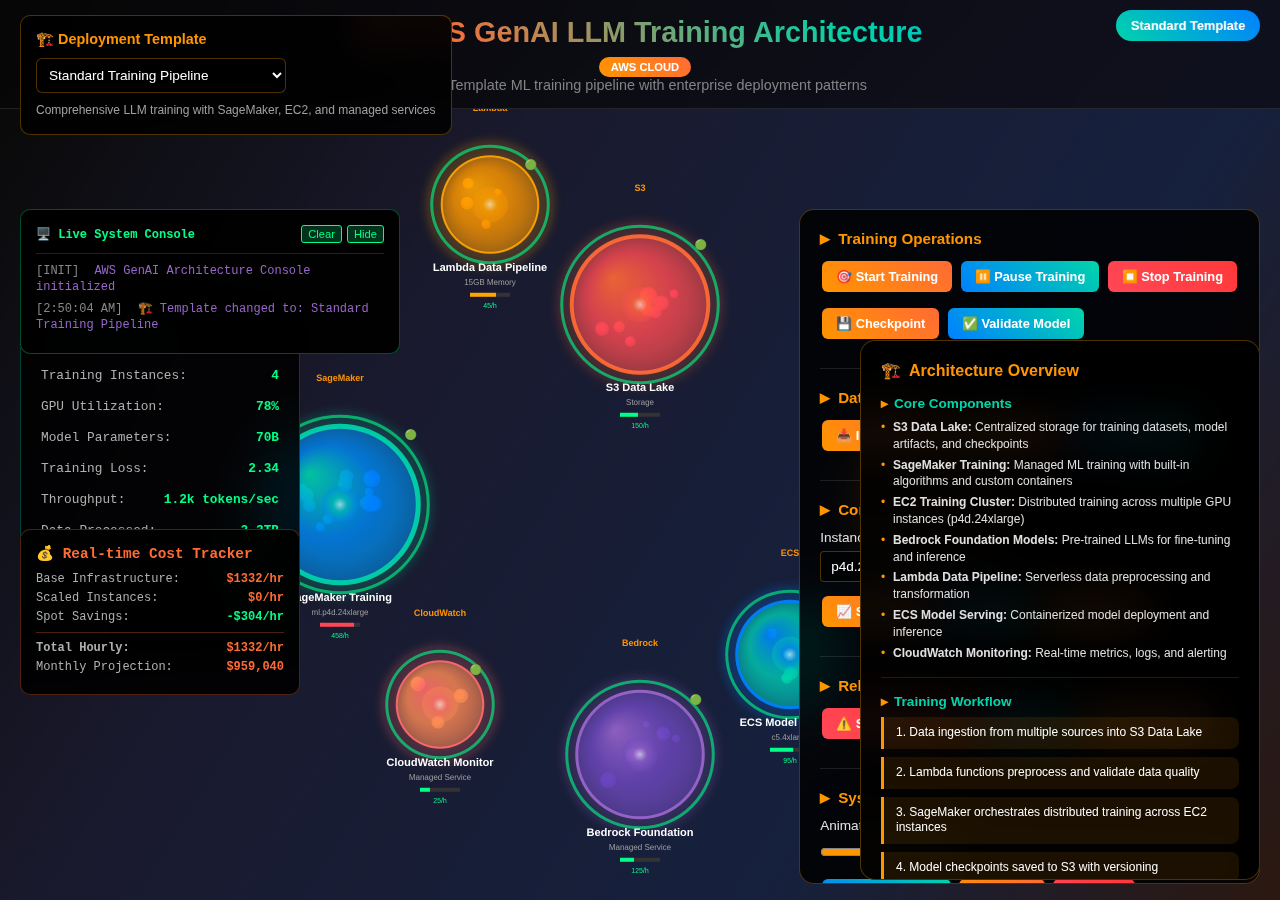
<file: backup/draft_index.html>
<!DOCTYPE html>
<html lang="en">
<head>
    <meta charset="UTF-8">
    <meta name="viewport" content="width=device-width, initial-scale=1.0">
    <title>AWS GenAI LLM Training Architecture - Multi-Deployment Templates</title>
    <style>
        * {
            margin: 0;
            padding: 0;
            box-sizing: border-box;
        }

        body {
            background: linear-gradient(135deg, #0a0a0a 0%, #1a1a2e 50%, #16213e 100%);
            font-family: 'Segoe UI', Tahoma, Geneva, Verdana, sans-serif;
            color: white;
            overflow: hidden;
            position: relative;
        }

        .container {
            width: 100vw;
            height: 100vh;
            position: relative;
            display: flex;
            flex-direction: column;
        }

        .header {
            padding: 15px 20px;
            text-align: center;
            background: rgba(0, 0, 0, 0.4);
            backdrop-filter: blur(15px);
            border-bottom: 1px solid rgba(255, 255, 255, 0.1);
            position: relative;
        }

        .title {
            font-size: 1.8rem;
            font-weight: bold;
            background: linear-gradient(45deg, #ff9500, #ff6b35, #00d4aa, #0080ff);
            -webkit-background-clip: text;
            -webkit-text-fill-color: transparent;
            margin-bottom: 8px;
        }

        .subtitle {
            font-size: 0.9rem;
            opacity: 0.8;
            color: #a0a0a0;
        }

        .aws-badge {
            display: inline-block;
            background: linear-gradient(45deg, #ff9500, #ff6b35);
            padding: 4px 12px;
            border-radius: 15px;
            font-size: 0.7rem;
            font-weight: bold;
            margin-left: 10px;
        }

        .deployment-selector {
            position: absolute;
            top: 15px;
            left: 20px;
            background: rgba(0, 0, 0, 0.85);
            backdrop-filter: blur(20px);
            padding: 15px;
            border-radius: 10px;
            border: 1px solid rgba(255, 165, 0, 0.3);
            z-index: 200;
        }

        .deployment-selector h4 {
            color: #ff9500;
            margin-bottom: 10px;
            font-size: 0.9rem;
        }

        .deployment-selector select {
            width: 250px;
            padding: 8px;
            border-radius: 6px;
            border: 1px solid rgba(255, 165, 0, 0.3);
            background: rgba(0, 0, 0, 0.6);
            color: white;
            font-size: 0.85rem;
        }

        .template-info {
            margin-top: 10px;
            font-size: 0.75rem;
            color: #a0a0a0;
            line-height: 1.3;
        }

        .canvas-container {
            flex: 1;
            position: relative;
            overflow: hidden;
            cursor: grab;
        }

        .canvas-container.dragging {
            cursor: grabbing;
        }

        canvas {
            width: 100%;
            height: 100%;
            display: block;
        }

        .controls {
            position: absolute;
            top: 100px;
            right: 20px;
            background: rgba(0, 0, 0, 0.85);
            backdrop-filter: blur(20px);
            padding: 20px;
            border-radius: 15px;
            border: 1px solid rgba(255, 165, 0, 0.3);
            z-index: 100;
            max-height: 75vh;
            overflow-y: auto;
            min-width: 320px;
        }

        .control-section {
            margin-bottom: 20px;
            padding-bottom: 15px;
            border-bottom: 1px solid rgba(255, 255, 255, 0.1);
        }

        .control-section:last-child {
            border-bottom: none;
        }

        .control-section h4 {
            color: #ff9500;
            margin-bottom: 12px;
            font-size: 0.95rem;
            display: flex;
            align-items: center;
        }

        .control-section h4::before {
            content: '▶';
            margin-right: 8px;
            font-size: 0.8rem;
        }

        .control-group {
            margin-bottom: 12px;
        }

        .control-group label {
            display: block;
            margin-bottom: 6px;
            font-size: 0.85rem;
            color: #e0e0e0;
            font-weight: 500;
        }

        .control-group button {
            background: linear-gradient(45deg, #ff9500, #ff6b35);
            border: none;
            color: white;
            padding: 8px 14px;
            border-radius: 6px;
            cursor: pointer;
            font-weight: bold;
            transition: all 0.3s ease;
            margin: 2px;
            font-size: 0.8rem;
        }

        .control-group button:hover {
            transform: translateY(-1px);
            box-shadow: 0 4px 12px rgba(255, 149, 0, 0.4);
        }

        .control-group button.secondary {
            background: linear-gradient(45deg, #0080ff, #00d4aa);
        }

        .control-group button.danger {
            background: linear-gradient(45deg, #ff4757, #ff3838);
        }

        .control-group input[type="range"] {
            width: 100%;
            margin: 5px 0;
            accent-color: #ff9500;
        }

        .control-group select {
            width: 100%;
            padding: 6px;
            border-radius: 4px;
            border: 1px solid rgba(255, 165, 0, 0.3);
            background: rgba(0, 0, 0, 0.6);
            color: white;
            font-size: 0.85rem;
        }

        .metrics-panel {
            position: absolute;
            top: 200px;
            left: 20px;
            background: rgba(0, 0, 0, 0.85);
            backdrop-filter: blur(20px);
            padding: 20px;
            border-radius: 15px;
            border: 1px solid rgba(0, 212, 170, 0.3);
            font-family: 'Courier New', monospace;
            font-size: 0.8rem;
            min-width: 280px;
            max-height: 65vh;
            overflow-y: auto;
        }

        .metrics-panel h3 {
            margin-bottom: 15px;
            color: #00d4aa;
            font-family: 'Segoe UI', sans-serif;
            font-size: 1rem;
        }

        .metric-row {
            display: flex;
            justify-content: space-between;
            margin-bottom: 8px;
            padding: 4px 0;
        }

        .metric-label {
            color: #b0b0b0;
        }

        .metric-value {
            color: #00ff88;
            font-weight: bold;
        }

        .metric-critical {
            color: #ff4757;
        }

        .metric-warning {
            color: #ffa502;
        }

        .legend {
            position: absolute;
            bottom: 20px;
            left: 20px;
            background: rgba(0, 0, 0, 0.85);
            backdrop-filter: blur(20px);
            padding: 20px;
            border-radius: 15px;
            border: 1px solid rgba(255, 255, 255, 0.2);
            max-width: 350px;
        }

        .legend h3 {
            margin-bottom: 15px;
            color: #ff9500;
            font-size: 1rem;
        }

        .legend-section {
            margin-bottom: 15px;
        }

        .legend-section h4 {
            color: #00d4aa;
            font-size: 0.85rem;
            margin-bottom: 8px;
        }

        .legend-item {
            display: flex;
            align-items: center;
            margin-bottom: 8px;
            font-size: 0.8rem;
        }

        .legend-color {
            width: 16px;
            height: 16px;
            border-radius: 50%;
            margin-right: 10px;
            border: 1px solid rgba(255, 255, 255, 0.3);
        }

        .tooltip {
            position: absolute;
            background: rgba(0, 0, 0, 0.95);
            backdrop-filter: blur(15px);
            color: white;
            padding: 15px 18px;
            border-radius: 10px;
            border: 1px solid rgba(255, 165, 0, 0.4);
            font-size: 0.8rem;
            z-index: 1000;
            pointer-events: none;
            max-width: 320px;
            box-shadow: 0 6px 25px rgba(0, 0, 0, 0.6);
        }

        .tooltip h4 {
            color: #ff9500;
            margin-bottom: 10px;
            font-size: 0.95rem;
        }

        .tooltip-section {
            margin-bottom: 10px;
        }

        .tooltip-section:last-child {
            margin-bottom: 0;
        }

        .tooltip-label {
            color: #a0a0a0;
            font-size: 0.75rem;
            margin-bottom: 3px;
            font-weight: 500;
        }

        .aws-service-badge {
            display: inline-block;
            padding: 2px 8px;
            border-radius: 10px;
            font-size: 0.7rem;
            margin: 2px;
            font-weight: bold;
        }

        .service-ec2 { background: #ff9500; color: white; }
        .service-sagemaker { background: #00d4aa; color: white; }
        .service-s3 { background: #ff6b35; color: white; }
        .service-bedrock { background: #9966cc; color: white; }
        .service-lambda { background: #ffa502; color: white; }
        .service-ecs { background: #0080ff; color: white; }
        .service-eks { background: #326ce5; color: white; }
        .service-batch { background: #ff6b6b; color: white; }
        .service-fargate { background: #ff8a65; color: white; }
        .service-emr { background: #4caf50; color: white; }
        .service-parallelcluster { background: #9c27b0; color: white; }

        .training-progress {
            position: absolute;
            top: 20px;
            left: 50%;
            transform: translateX(-50%);
            background: rgba(0, 0, 0, 0.8);
            padding: 10px 20px;
            border-radius: 20px;
            border: 1px solid rgba(255, 165, 0, 0.3);
            display: none;
        }

        .progress-bar {
            width: 200px;
            height: 6px;
            background: rgba(255, 255, 255, 0.2);
            border-radius: 3px;
            overflow: hidden;
            margin-top: 5px;
        }

        .progress-fill {
            height: 100%;
            background: linear-gradient(90deg, #ff9500, #00d4aa);
            width: 0%;
            transition: width 0.3s ease;
        }

        .floating-particles {
            position: absolute;
            width: 100%;
            height: 100%;
            pointer-events: none;
            z-index: -1;
        }

        .particle {
            position: absolute;
            width: 2px;
            height: 2px;
            background: rgba(255, 149, 0, 0.3);
            border-radius: 50%;
            animation: float 12s infinite linear;
        }

        @keyframes float {
            from {
                transform: translateY(100vh) translateX(0) rotate(0deg);
                opacity: 0;
            }
            10% {
                opacity: 1;
            }
            90% {
                opacity: 1;
            }
            to {
                transform: translateY(-100px) translateX(100px) rotate(360deg);
                opacity: 0;
            }
        }

        .dragging-indicator {
            position: absolute;
            pointer-events: none;
            color: #ff9500;
            font-size: 0.8rem;
            background: rgba(0, 0, 0, 0.9);
            padding: 4px 10px;
            border-radius: 5px;
            z-index: 999;
            border: 1px solid rgba(255, 149, 0, 0.5);
        }

        .deployment-badge {
            position: absolute;
            top: 10px;
            right: 20px;
            background: linear-gradient(45deg, #00d4aa, #0080ff);
            padding: 8px 15px;
            border-radius: 20px;
            font-size: 0.8rem;
            font-weight: bold;
            z-index: 150;
        }

        .architecture-details {
            position: absolute;
            bottom: 20px;
            right: 20px;
            background: rgba(0, 0, 0, 0.9);
            backdrop-filter: blur(20px);
            padding: 20px;
            border-radius: 15px;
            border: 1px solid rgba(255, 165, 0, 0.3);
            max-width: 400px;
            max-height: 60vh;
            overflow-y: auto;
            z-index: 150;
        }

        .architecture-details h3 {
            color: #ff9500;
            margin-bottom: 15px;
            font-size: 1rem;
            display: flex;
            align-items: center;
        }

        .architecture-details h3::before {
            content: '🏗️';
            margin-right: 8px;
        }

        .arch-section {
            margin-bottom: 15px;
            padding-bottom: 12px;
            border-bottom: 1px solid rgba(255, 255, 255, 0.1);
        }

        .arch-section:last-child {
            border-bottom: none;
        }

        .arch-section h4 {
            color: #00d4aa;
            font-size: 0.85rem;
            margin-bottom: 8px;
            display: flex;
            align-items: center;
        }

        .arch-section h4::before {
            content: '▸';
            margin-right: 6px;
            color: #ff9500;
        }

        .component-list {
            list-style: none;
            margin: 0;
            padding: 0;
        }

        .component-list li {
            font-size: 0.75rem;
            color: #e0e0e0;
            margin-bottom: 4px;
            padding-left: 12px;
            position: relative;
            line-height: 1.4;
        }

        .component-list li::before {
            content: '•';
            color: #ff9500;
            position: absolute;
            left: 0;
        }

        .workflow-step {
            background: rgba(255, 149, 0, 0.1);
            border-left: 3px solid #ff9500;
            padding: 8px 12px;
            margin: 8px 0;
            border-radius: 0 8px 8px 0;
            font-size: 0.75rem;
            line-height: 1.3;
        }

        .benefits-list {
            background: rgba(0, 212, 170, 0.1);
            border-radius: 8px;
            padding: 10px;
            margin: 8px 0;
        }

        .benefits-list h5 {
            color: #00d4aa;
            font-size: 0.8rem;
            margin: 0 0 6px 0;
        }

        .benefits-list ul {
            list-style: none;
            margin: 0;
            padding: 0;
        }

        .benefits-list li {
            font-size: 0.7rem;
            color: #b0b0b0;
            margin-bottom: 3px;
            padding-left: 10px;
            position: relative;
        }

        .benefits-list li::before {
            content: '✓';
            color: #00d4aa;
            position: absolute;
            left: 0;
            font-weight: bold;
        }

        .cost-estimate {
            background: rgba(255, 107, 53, 0.1);
            border-radius: 8px;
            padding: 8px 12px;
            margin: 8px 0;
            text-align: center;
        }

        .cost-estimate .cost-label {
            font-size: 0.7rem;
            color: #a0a0a0;
            margin-bottom: 3px;
        }

        .cost-estimate .cost-value {
            font-size: 0.85rem;
            color: #ff6b35;
            font-weight: bold;
        }

        .live-console {
            position: absolute;
            top: 100px;
            left: 20px;
            background: rgba(0, 0, 0, 0.95);
            backdrop-filter: blur(20px);
            padding: 15px;
            border-radius: 10px;
            border: 1px solid rgba(0, 255, 136, 0.3);
            width: 380px;
            max-height: 300px;
            overflow-y: auto;
            z-index: 180;
            font-family: 'Courier New', monospace;
            font-size: 0.75rem;
        }

        .console-header {
            color: #00ff88;
            font-weight: bold;
            margin-bottom: 10px;
            display: flex;
            justify-content: space-between;
            align-items: center;
        }

        .console-controls {
            display: flex;
            gap: 5px;
        }

        .console-btn {
            background: rgba(0, 255, 136, 0.2);
            border: 1px solid #00ff88;
            color: #00ff88;
            padding: 2px 6px;
            border-radius: 3px;
            font-size: 0.7rem;
            cursor: pointer;
            transition: all 0.2s ease;
        }

        .console-btn:hover {
            background: rgba(0, 255, 136, 0.4);
        }

        .console-logs {
            max-height: 220px;
            overflow-y: auto;
            border-top: 1px solid rgba(0, 255, 136, 0.2);
            padding-top: 8px;
        }

        .log-entry {
            margin-bottom: 3px;
            padding: 2px 0;
            line-height: 1.3;
            word-wrap: break-word;
        }

        .log-timestamp {
            color: #888;
            margin-right: 8px;
        }

        .log-info { color: #00d4aa; }
        .log-warning { color: #ffa502; }
        .log-error { color: #ff4757; }
        .log-success { color: #00ff88; }
        .log-data { color: #0080ff; }
        .log-system { color: #9966cc; }

        .cost-tracker {
            position: absolute;
            top: 420px;
            left: 20px;
            background: rgba(0, 0, 0, 0.9);
            backdrop-filter: blur(20px);
            padding: 15px;
            border-radius: 10px;
            border: 1px solid rgba(255, 107, 53, 0.3);
            width: 280px;
            z-index: 180;
            font-family: 'Courier New', monospace;
        }

        .cost-header {
            color: #ff6b35;
            font-weight: bold;
            margin-bottom: 10px;
            font-size: 0.9rem;
        }

        .cost-row {
            display: flex;
            justify-content: space-between;
            margin-bottom: 5px;
            font-size: 0.75rem;
        }

        .cost-label {
            color: #b0b0b0;
        }

        .cost-value {
            color: #ff6b35;
            font-weight: bold;
        }

        .cost-total {
            border-top: 1px solid rgba(255, 107, 53, 0.3);
            padding-top: 8px;
            margin-top: 8px;
            font-weight: bold;
        }

        .cost-savings {
            color: #00ff88;
        }

        .draggable-panel {
            cursor: move;
            user-select: none;
            transition: box-shadow 0.2s ease;
        }

        .draggable-panel:hover {
            box-shadow: 0 8px 32px rgba(255, 149, 0, 0.3);
        }

        .draggable-panel.dragging {
            z-index: 9999;
            transform: rotate(2deg);
            box-shadow: 0 12px 40px rgba(255, 149, 0, 0.5);
        }

        .draggable-panel .drag-handle {
            cursor: move;
            padding: 5px;
            display: flex;
            align-items: center;
            border-bottom: 1px solid rgba(255, 255, 255, 0.1);
            margin-bottom: 10px;
        }

        .draggable-panel .drag-handle::before {
            content: '⋮⋮';
            color: #ff9500;
            margin-right: 8px;
            font-weight: bold;
            letter-spacing: 2px;
        }
    </style>
</head>
<body>
<div class="container">
    <div class="header">
        <h1 class="title">🚀 AWS GenAI LLM Training Architecture</h1>
        <span class="aws-badge">AWS CLOUD</span>
        <p class="subtitle">Multi-Template ML training pipeline with enterprise deployment patterns</p>
        <div class="deployment-badge" id="deploymentBadge">Standard Template</div>
    </div>

    <div class="deployment-selector">
        <h4>🏗️ Deployment Template</h4>
        <select id="deploymentTemplate" onchange="changeDeploymentTemplate()">
            <option value="standard">Standard Training Pipeline</option>
            <option value="eks-kubernetes">EKS Kubernetes Cluster</option>
            <option value="batch-hpc">AWS Batch HPC Training</option>
            <option value="emr-spark">EMR Spark Distributed</option>
            <option value="fargate-serverless">Fargate Serverless</option>
            <option value="parallelcluster">AWS ParallelCluster</option>
            <option value="hybrid-multicloud">Hybrid Multi-Cloud</option>
            <option value="edge-federated">Edge Federated Learning</option>
        </select>
        <div class="template-info" id="templateInfo">
            Comprehensive LLM training with SageMaker, EC2, and managed services
        </div>
    </div>

    <div class="canvas-container" id="canvasContainer">
        <canvas id="canvas"></canvas>
        <div class="floating-particles" id="particles"></div>
        <div id="tooltip" class="tooltip" style="display: none;"></div>
        <div id="draggingIndicator" class="dragging-indicator" style="display: none;"></div>

        <div class="training-progress" id="trainingProgress">
            <div style="font-size: 0.8rem; color: #ff9500;">Training Progress: <span id="progressText">0%</span></div>
            <div class="progress-bar">
                <div class="progress-fill" id="progressFill"></div>
            </div>
        </div>

        <div class="controls">
            <div class="control-section">
                <h4>Training Operations</h4>
                <div class="control-group">
                    <button onclick="startTraining()">🎯 Start Training</button>
                    <button onclick="pauseTraining()" class="secondary">⏸️ Pause Training</button>
                    <button onclick="stopTraining()" class="danger">⏹️ Stop Training</button>
                </div>
                <div class="control-group">
                    <button onclick="triggerCheckpoint()">💾 Checkpoint</button>
                    <button onclick="validateModel()" class="secondary">✅ Validate Model</button>
                </div>
            </div>

            <div class="control-section">
                <h4>Data Pipeline</h4>
                <div class="control-group">
                    <button onclick="triggerDataIngestion()">📥 Ingest Data</button>
                    <button onclick="triggerPreprocessing()">🔄 Preprocess</button>
                    <button onclick="triggerDataValidation()" class="secondary">✓ Validate Data</button>
                </div>
            </div>

            <div class="control-section">
                <h4>Compute Management</h4>
                <div class="control-group">
                    <label>Instance Type:</label>
                    <select id="instanceType" onchange="updateInstanceType()">
                        <option value="p4d.24xlarge">p4d.24xlarge (8x A100)</option>
                        <option value="p3dn.24xlarge">p3dn.24xlarge (8x V100)</option>
                        <option value="trn1.32xlarge">trn1.32xlarge (Trainium)</option>
                        <option value="inf2.48xlarge">inf2.48xlarge (Inferentia)</option>
                    </select>
                </div>
                <div class="control-group">
                    <button onclick="scaleOut()">📈 Scale Out</button>
                    <button onclick="scaleIn()" class="secondary">📉 Scale In</button>
                    <button onclick="addSpotInstance()">💰 Add Spot</button>
                </div>
            </div>

            <div class="control-section">
                <h4>Reliability & Monitoring</h4>
                <div class="control-group">
                    <button onclick="simulateFailure()" class="danger">⚠️ Simulate Failure</button>
                    <button onclick="triggerFailover()" class="secondary">🔄 Failover</button>
                    <button onclick="runHealthCheck()">❤️ Health Check</button>
                </div>
            </div>

            <div class="control-section">
                <h4>System Controls</h4>
                <div class="control-group">
                    <label>Animation Speed: <span id="speedValue">1.0x</span></label>
                    <input type="range" id="speedControl" min="0.1" max="3" step="0.1" value="1"
                           onchange="updateSpeed(this.value)">
                </div>
                <div class="control-group">
                    <button onclick="clearCommunications()" class="secondary">🧹 Clear Signals</button>
                    <button onclick="togglePause()">⏸️ Pause</button>
                    <button onclick="resetArchitecture()" class="danger">🔄 Reset</button>
                </div>
            </div>

            <div class="control-section">
                <h4>Panel Management</h4>
                <div class="control-group">
                    <button onclick="resetAllPanels()" class="secondary">🔄 Reset Panels</button>
<!--                    <button onclick="minimizeAllPanels()" class="secondary">🔽 Minimize All</button>-->
                    <button onclick="showAllPanels()" class="secondary">👁️ Show All</button>
                    <button onclick="togglePanelLock()" class="secondary" id="panelLockBtn">🔒 Lock Panels</button>
                </div>
                <div class="control-group">

                    <button onclick="saveLayout()" class="secondary">💾 Save Layout</button>
                    <button onclick="loadLayout()" class="secondary">📁 Load Layout</button>
<!--                    <button onclick="showKeyboardShortcuts()" class="secondary">⌨️ Shortcuts</button>-->
                </div>

            </div>
        </div>

        <div class="metrics-panel" id="metricsPanel">
            <h3>🔍 System Metrics</h3>
            <div class="metric-row">
                <span class="metric-label">Training Instances:</span>
                <span class="metric-value" id="trainingInstances">4</span>
            </div>
            <div class="metric-row">
                <span class="metric-label">GPU Utilization:</span>
                <span class="metric-value" id="gpuUtilization">78%</span>
            </div>
            <div class="metric-row">
                <span class="metric-label">Model Parameters:</span>
                <span class="metric-value" id="modelParams">70B</span>
            </div>
            <div class="metric-row">
                <span class="metric-label">Training Loss:</span>
                <span class="metric-value" id="trainingLoss">2.34</span>
            </div>
            <div class="metric-row">
                <span class="metric-label">Throughput:</span>
                <span class="metric-value" id="throughput">1.2k tokens/sec</span>
            </div>
            <div class="metric-row">
                <span class="metric-label">Data Processed:</span>
                <span class="metric-value" id="dataProcessed">2.3TB</span>
            </div>
            <div class="metric-row">
                <span class="metric-label">Network I/O:</span>
                <span class="metric-value" id="networkIO">450 MB/s</span>
            </div>
            <div class="metric-row">
                <span class="metric-label">Reliability Score:</span>
                <span class="metric-value" id="reliabilityScore">99.2%</span>
            </div>
            <div class="metric-row">
                <span class="metric-label">Cost/Hour:</span>
                <span class="metric-value" id="costPerHour">$892</span>
            </div>
        </div>

        <!-- ADD THIS NEW DIV -->
        <div class="architecture-details" id="architectureDetails">
            <h3>Architecture Overview</h3>
            <div id="architectureContent">
                <!-- Dynamic architecture details based on template -->
            </div>
        </div>

        <!-- YOUR EXISTING .legend DIV (keep as is) -->
<!--        <div class="legend">-->
<!--            <h3>🏗️ Architecture Components</h3>-->
<!--            <div id="legendContent">-->
<!--                &lt;!&ndash; Dynamic legend content based on template &ndash;&gt;-->
<!--            </div>-->
<!--        </div>-->


        <!-- Live Console -->
        <div class="live-console" id="liveConsole">
            <div class="console-header">
                <span>🖥️ Live System Console</span>
                <div class="console-controls">
                    <button class="console-btn" onclick="clearConsole()">Clear</button>
                    <button class="console-btn" onclick="toggleConsole()">Hide</button>
                </div>
            </div>
            <div class="console-logs" id="consoleLogs">
                <div class="log-entry log-system">
                    <span class="log-timestamp">[INIT]</span>
                    <span>AWS GenAI Architecture Console initialized</span>
                </div>
            </div>
        </div>

        <!-- Cost Tracker -->
        <div class="cost-tracker" id="costTracker">
            <div class="cost-header">💰 Real-time Cost Tracker</div>
            <div id="costBreakdown">
                <!-- Dynamic cost breakdown -->
            </div>
        </div>
    </div>


</div>

<script>
    class AWSGenAIArchitecture {
        // Replace your existing constructor with this fixed version:

        constructor() {
            this.canvas = document.getElementById('canvas');
            this.ctx = this.canvas.getContext('2d');
            this.canvasContainer = document.getElementById('canvasContainer');
            this.tooltip = document.getElementById('tooltip');
            this.draggingIndicator = document.getElementById('draggingIndicator');

            this.services = [];
            this.communications = [];
            this.animationSpeed = 1;
            this.isPaused = false;
            this.isTraining = false;
            this.trainingProgress = 0;
            this.currentTemplate = 'standard';

            // Mouse interaction state
            this.isDragging = false;
            this.draggedService = null;
            this.mousePos = { x: 0, y: 0 };
            this.lastMousePos = { x: 0, y: 0 };

            // Console and cost tracking properties - MOVED BEFORE initializeDeploymentTemplate
            this.consoleVisible = true;
            this.maxConsoleEntries = 50;
            this.scaledInstances = [];  // ← This was causing the error!
            this.baseCosts = {};

            // AWS-specific metrics
            this.awsMetrics = {
                trainingInstances: 4,
                gpuUtilization: 78,
                modelParams: '70B',
                trainingLoss: 2.34,
                throughput: '1.2k tokens/sec',
                dataProcessed: '2.3TB',
                networkIO: '450 MB/s',
                reliabilityScore: 99.2,
                costPerHour: 892
            };

            // Deployment templates
            this.deploymentTemplates = {
                'standard': {
                    name: 'Standard Training Pipeline',
                    description: 'Comprehensive LLM training with SageMaker, EC2, and managed services',
                    badge: 'Standard Template'
                },
                'eks-kubernetes': {
                    name: 'EKS Kubernetes Cluster',
                    description: 'Container-orchestrated training with Kubernetes on AWS EKS',
                    badge: 'Kubernetes Template'
                },
                'batch-hpc': {
                    name: 'AWS Batch HPC Training',
                    description: 'High-performance computing with AWS Batch for massive parallel training',
                    badge: 'HPC Template'
                },
                'emr-spark': {
                    name: 'EMR Spark Distributed',
                    description: 'Apache Spark on EMR for distributed data processing and training',
                    badge: 'Spark Template'
                },
                'fargate-serverless': {
                    name: 'Fargate Serverless',
                    description: 'Serverless container training with AWS Fargate auto-scaling',
                    badge: 'Serverless Template'
                },
                'parallelcluster': {
                    name: 'AWS ParallelCluster',
                    description: 'HPC cluster with Slurm scheduler for large-scale model training',
                    badge: 'HPC Cluster Template'
                },
                'hybrid-multicloud': {
                    name: 'Hybrid Multi-Cloud',
                    description: 'Multi-cloud deployment with on-premises and AWS hybrid architecture',
                    badge: 'Hybrid Template'
                },
                'edge-federated': {
                    name: 'Edge Federated Learning',
                    description: 'Distributed federated learning across edge devices and AWS regions',
                    badge: 'Federated Template'
                }
            };

            this.setupCanvas();
            this.setupEventListeners();
            this.initializeDeploymentTemplate('standard');  // Now scaledInstances is already initialized
            this.createFloatingParticles();
            this.animate();
            this.startMetricsUpdater();
        }

        setupCanvas() {
            const rect = this.canvas.getBoundingClientRect();
            this.canvas.width = rect.width * 2;
            this.canvas.height = rect.height * 2;
            this.ctx.scale(2, 2);

            window.addEventListener('resize', () => {
                const rect = this.canvas.getBoundingClientRect();
                this.canvas.width = rect.width * 2;
                this.canvas.height = rect.height * 2;
                this.ctx.scale(2, 2);
            });
        }

        setupEventListeners() {
            this.canvas.addEventListener('mousedown', (e) => this.handleMouseDown(e));
            this.canvas.addEventListener('mousemove', (e) => this.handleMouseMove(e));
            this.canvas.addEventListener('mouseup', (e) => this.handleMouseUp(e));
            this.canvas.addEventListener('mouseleave', (e) => this.handleMouseLeave(e));
            this.canvas.addEventListener('contextmenu', (e) => e.preventDefault());
        }

        initializeDeploymentTemplate(templateId) {
            this.currentTemplate = templateId;
            this.services = [];
            this.communications = [];

            const template = this.deploymentTemplates[templateId];
            document.getElementById('deploymentBadge').textContent = template.badge;
            document.getElementById('templateInfo').textContent = template.description;

            switch (templateId) {
                case 'standard':
                    this.initializeStandardTemplate();
                    break;
                case 'eks-kubernetes':
                    this.initializeEKSTemplate();
                    break;
                case 'batch-hpc':
                    this.initializeBatchTemplate();
                    break;
                case 'emr-spark':
                    this.initializeEMRTemplate();
                    break;
                case 'fargate-serverless':
                    this.initializeFargateTemplate();
                    break;
                case 'parallelcluster':
                    this.initializeParallelClusterTemplate();
                    break;
                case 'hybrid-multicloud':
                    this.initializeHybridTemplate();
                    break;
                case 'edge-federated':
                    this.initializeFederatedTemplate();
                    break;
            }

            this.updateLegend();
            this.initializeBaseCosts();
            this.updateCostTracker();
            this.logToConsole(`🏗️ Template changed to: ${this.deploymentTemplates[templateId].name}`, 'system');
        }

        initializeStandardTemplate() {
            const centerX = this.canvas.width / 4;
            const centerY = this.canvas.height / 4;

            // Central Data Lake (S3)
            this.services.push({
                id: 'S3_DATALAKE',
                name: 'S3 Data Lake',
                x: centerX,
                y: centerY - 200,
                radius: 65,
                baseRadius: 65,
                color: '#ff6b35',
                gradient: ['#ff6b35', '#ff4757'],
                activity: 0,
                pulse: 0,
                awsService: 'S3',
                instanceType: 'Storage',
                vCPUs: 'N/A',
                memory: 'Unlimited',
                utilization: 45,
                throughput: '2.1 GB/s',
                latency: 12,
                healthStatus: 'Healthy',
                launchTime: Date.now() - 86400000,
                slaTarget: 99.9,
                costPerHour: 150,
                isSpot: false,
                availabilityZone: 'us-east-1a',
                organelles: this.createOrganelles(8),
                membrane: { thickness: 4, opacity: 0.9 },
                reliabilityScore: 99.8
            });

            // SageMaker Training Cluster
            this.services.push({
                id: 'SAGEMAKER_TRAINING',
                name: 'SageMaker Training',
                x: centerX - 300,
                y: centerY,
                radius: 75,
                baseRadius: 75,
                color: '#00d4aa',
                gradient: ['#00d4aa', '#0080ff'],
                activity: 0,
                pulse: 0,
                awsService: 'SageMaker',
                instanceType: 'ml.p4d.24xlarge',
                vCPUs: 96,
                memory: 1152,
                utilization: 85,
                throughput: '1.2k tokens/sec',
                latency: 45,
                healthStatus: 'Healthy',
                launchTime: Date.now() - 43200000,
                slaTarget: 99.5,
                costPerHour: 458,
                isSpot: false,
                availabilityZone: 'us-east-1a',
                organelles: this.createOrganelles(12),
                membrane: { thickness: 5, opacity: 0.95 },
                reliabilityScore: 99.1
            });

            // EC2 Distributed Training Nodes
            this.services.push({
                id: 'EC2_TRAINING_NODES',
                name: 'EC2 Training Cluster',
                x: centerX + 300,
                y: centerY,
                radius: 70,
                baseRadius: 70,
                color: '#ff9500',
                gradient: ['#ff9500', '#ff6b35'],
                activity: 0,
                pulse: 0,
                awsService: 'EC2',
                instanceType: 'p4d.24xlarge',
                vCPUs: 96,
                memory: 1152,
                utilization: 92,
                throughput: '980 tokens/sec',
                latency: 38,
                healthStatus: 'Healthy',
                launchTime: Date.now() - 21600000,
                slaTarget: 99.0,
                costPerHour: 434,
                isSpot: true,
                availabilityZone: 'us-east-1b',
                organelles: this.createOrganelles(10),
                membrane: { thickness: 4, opacity: 0.9 },
                reliabilityScore: 98.7
            });

            // Bedrock Foundation Models
            this.services.push({
                id: 'BEDROCK_MODELS',
                name: 'Bedrock Foundation',
                x: centerX,
                y: centerY + 250,
                radius: 60,
                baseRadius: 60,
                color: '#9966cc',
                gradient: ['#9966cc', '#6b46c1'],
                activity: 0,
                pulse: 0,
                awsService: 'Bedrock',
                instanceType: 'Managed Service',
                vCPUs: 'Elastic',
                memory: 'Elastic',
                utilization: 35,
                throughput: '500 tokens/sec',
                latency: 120,
                healthStatus: 'Healthy',
                launchTime: Date.now() - 7200000,
                slaTarget: 99.9,
                costPerHour: 125,
                isSpot: false,
                availabilityZone: 'us-east-1c',
                organelles: this.createOrganelles(6),
                membrane: { thickness: 3, opacity: 0.85 },
                reliabilityScore: 99.5
            });

            // Lambda Data Processing
            this.services.push({
                id: 'LAMBDA_PREPROCESSING',
                name: 'Lambda Data Pipeline',
                x: centerX - 150,
                y: centerY - 300,
                radius: 45,
                baseRadius: 45,
                color: '#ffa502',
                gradient: ['#ffa502', '#ff9500'],
                activity: 0,
                pulse: 0,
                awsService: 'Lambda',
                instanceType: '15GB Memory',
                vCPUs: '6 vCPU equiv',
                memory: 15,
                utilization: 65,
                throughput: '2.5k requests/sec',
                latency: 25,
                healthStatus: 'Healthy',
                launchTime: Date.now() - 3600000,
                slaTarget: 99.95,
                costPerHour: 45,
                isSpot: false,
                availabilityZone: 'Multi-AZ',
                organelles: this.createOrganelles(4),
                membrane: { thickness: 2, opacity: 0.8 },
                reliabilityScore: 99.6
            });

            // ECS Model Serving
            this.services.push({
                id: 'ECS_SERVING',
                name: 'ECS Model Serving',
                x: centerX + 150,
                y: centerY + 150,
                radius: 50,
                baseRadius: 50,
                color: '#0080ff',
                gradient: ['#0080ff', '#00d4aa'],
                activity: 0,
                pulse: 0,
                awsService: 'ECS',
                instanceType: 'c5.4xlarge',
                vCPUs: 16,
                memory: 32,
                utilization: 58,
                throughput: '850 requests/sec',
                latency: 15,
                healthStatus: 'Healthy',
                launchTime: Date.now() - 14400000,
                slaTarget: 99.5,
                costPerHour: 95,
                isSpot: false,
                availabilityZone: 'us-east-1a',
                organelles: this.createOrganelles(5),
                membrane: { thickness: 3, opacity: 0.85 },
                reliabilityScore: 99.3
            });

            // CloudWatch Monitoring
            this.services.push({
                id: 'CLOUDWATCH_MONITORING',
                name: 'CloudWatch Monitor',
                x: centerX - 200,
                y: centerY + 200,
                radius: 40,
                baseRadius: 40,
                color: '#ff6b6b',
                gradient: ['#ff6b6b', '#ff8e53'],
                activity: 0,
                pulse: 0,
                awsService: 'CloudWatch',
                instanceType: 'Managed Service',
                vCPUs: 'N/A',
                memory: 'N/A',
                utilization: 25,
                throughput: '10k metrics/sec',
                latency: 8,
                healthStatus: 'Healthy',
                launchTime: Date.now() - 172800000,
                slaTarget: 99.9,
                costPerHour: 25,
                isSpot: false,
                availabilityZone: 'Multi-AZ',
                organelles: this.createOrganelles(3),
                membrane: { thickness: 2, opacity: 0.8 },
                reliabilityScore: 99.7
            });
        }

        initializeEKSTemplate() {
            const centerX = this.canvas.width / 4;
            const centerY = this.canvas.height / 4;

            // EKS Control Plane
            this.services.push({
                id: 'EKS_CONTROL_PLANE',
                name: 'EKS Control Plane',
                x: centerX,
                y: centerY - 250,
                radius: 70,
                baseRadius: 70,
                color: '#326ce5',
                gradient: ['#326ce5', '#1565c0'],
                activity: 0,
                pulse: 0,
                awsService: 'EKS',
                instanceType: 'Managed Control Plane',
                vCPUs: 'Managed',
                memory: 'Managed',
                utilization: 45,
                throughput: '5k API calls/sec',
                latency: 5,
                healthStatus: 'Healthy',
                launchTime: Date.now() - 172800000,
                slaTarget: 99.95,
                costPerHour: 75,
                isSpot: false,
                availabilityZone: 'Multi-AZ',
                organelles: this.createOrganelles(8),
                membrane: { thickness: 4, opacity: 0.9 },
                reliabilityScore: 99.9
            });

            // Worker Node Group 1
            this.services.push({
                id: 'EKS_WORKER_GROUP_1',
                name: 'GPU Worker Nodes',
                x: centerX - 250,
                y: centerY - 50,
                radius: 65,
                baseRadius: 65,
                color: '#ff9500',
                gradient: ['#ff9500', '#ff6b35'],
                activity: 0,
                pulse: 0,
                awsService: 'EKS',
                instanceType: 'p4d.24xlarge',
                vCPUs: 96,
                memory: 1152,
                utilization: 88,
                throughput: '1.5k tokens/sec',
                latency: 35,
                healthStatus: 'Healthy',
                launchTime: Date.now() - 86400000,
                slaTarget: 99.0,
                costPerHour: 520,
                isSpot: false,
                availabilityZone: 'us-east-1a',
                organelles: this.createOrganelles(12),
                membrane: { thickness: 5, opacity: 0.95 },
                reliabilityScore: 98.8
            });

            // Worker Node Group 2
            this.services.push({
                id: 'EKS_WORKER_GROUP_2',
                name: 'CPU Worker Nodes',
                x: centerX + 250,
                y: centerY - 50,
                radius: 55,
                baseRadius: 55,
                color: '#00d4aa',
                gradient: ['#00d4aa', '#0080ff'],
                activity: 0,
                pulse: 0,
                awsService: 'EKS',
                instanceType: 'c5n.18xlarge',
                vCPUs: 72,
                memory: 192,
                utilization: 65,
                throughput: '800 tokens/sec',
                latency: 25,
                healthStatus: 'Healthy',
                launchTime: Date.now() - 43200000,
                slaTarget: 99.0,
                costPerHour: 385,
                isSpot: true,
                availabilityZone: 'us-east-1b',
                organelles: this.createOrganelles(10),
                membrane: { thickness: 4, opacity: 0.9 },
                reliabilityScore: 98.5
            });

            // Persistent Storage (EFS)
            this.services.push({
                id: 'EFS_STORAGE',
                name: 'EFS Shared Storage',
                x: centerX - 100,
                y: centerY + 150,
                radius: 50,
                baseRadius: 50,
                color: '#ff6b35',
                gradient: ['#ff6b35', '#ff4757'],
                activity: 0,
                pulse: 0,
                awsService: 'EFS',
                instanceType: 'Managed NFS',
                vCPUs: 'N/A',
                memory: 'Unlimited',
                utilization: 35,
                throughput: '1.5 GB/s',
                latency: 8,
                healthStatus: 'Healthy',
                launchTime: Date.now() - 259200000,
                slaTarget: 99.9,
                costPerHour: 85,
                isSpot: false,
                availabilityZone: 'Multi-AZ',
                organelles: this.createOrganelles(6),
                membrane: { thickness: 3, opacity: 0.85 },
                reliabilityScore: 99.7
            });

            // Load Balancer
            this.services.push({
                id: 'ALB_LOAD_BALANCER',
                name: 'Application Load Balancer',
                x: centerX + 100,
                y: centerY + 150,
                radius: 45,
                baseRadius: 45,
                color: '#9966cc',
                gradient: ['#9966cc', '#6b46c1'],
                activity: 0,
                pulse: 0,
                awsService: 'ELB',
                instanceType: 'Application LB',
                vCPUs: 'Managed',
                memory: 'Managed',
                utilization: 25,
                throughput: '10k requests/sec',
                latency: 3,
                healthStatus: 'Healthy',
                launchTime: Date.now() - 172800000,
                slaTarget: 99.95,
                costPerHour: 35,
                isSpot: false,
                availabilityZone: 'Multi-AZ',
                organelles: this.createOrganelles(4),
                membrane: { thickness: 2, opacity: 0.8 },
                reliabilityScore: 99.8
            });

            // Container Registry
            this.services.push({
                id: 'ECR_REGISTRY',
                name: 'ECR Container Registry',
                x: centerX,
                y: centerY + 250,
                radius: 40,
                baseRadius: 40,
                color: '#ffa502',
                gradient: ['#ffa502', '#ff9500'],
                activity: 0,
                pulse: 0,
                awsService: 'ECR',
                instanceType: 'Container Registry',
                vCPUs: 'N/A',
                memory: 'N/A',
                utilization: 15,
                throughput: '500 pulls/min',
                latency: 12,
                healthStatus: 'Healthy',
                launchTime: Date.now() - 259200000,
                slaTarget: 99.9,
                costPerHour: 15,
                isSpot: false,
                availabilityZone: 'Multi-AZ',
                organelles: this.createOrganelles(3),
                membrane: { thickness: 2, opacity: 0.8 },
                reliabilityScore: 99.6
            });
        }

        initializeBatchTemplate() {
            const centerX = this.canvas.width / 4;
            const centerY = this.canvas.height / 4;

            // AWS Batch Compute Environment
            this.services.push({
                id: 'BATCH_COMPUTE_ENV',
                name: 'Batch Compute Environment',
                x: centerX,
                y: centerY - 200,
                radius: 80,
                baseRadius: 80,
                color: '#ff6b6b',
                gradient: ['#ff6b6b', '#ff4757'],
                activity: 0,
                pulse: 0,
                awsService: 'Batch',
                instanceType: 'Managed Compute',
                vCPUs: 'Auto-scaling',
                memory: 'Auto-scaling',
                utilization: 75,
                throughput: '2.5k jobs/hour',
                latency: 45,
                healthStatus: 'Healthy',
                launchTime: Date.now() - 86400000,
                slaTarget: 99.0,
                costPerHour: 650,
                isSpot: true,
                availabilityZone: 'Multi-AZ',
                organelles: this.createOrganelles(15),
                membrane: { thickness: 6, opacity: 0.95 },
                reliabilityScore: 98.9
            });

            // HPC Instance Cluster 1
            this.services.push({
                id: 'HPC_CLUSTER_1',
                name: 'HPC GPU Cluster',
                x: centerX - 300,
                y: centerY,
                radius: 70,
                baseRadius: 70,
                color: '#ff9500',
                gradient: ['#ff9500', '#ff6b35'],
                activity: 0,
                pulse: 0,
                awsService: 'Batch',
                instanceType: 'p4de.24xlarge',
                vCPUs: 96,
                memory: 1152,
                utilization: 95,
                throughput: '1.8k tokens/sec',
                latency: 28,
                healthStatus: 'Healthy',
                launchTime: Date.now() - 43200000,
                slaTarget: 98.5,
                costPerHour: 580,
                isSpot: true,
                availabilityZone: 'us-east-1a',
                organelles: this.createOrganelles(12),
                membrane: { thickness: 5, opacity: 0.95 },
                reliabilityScore: 98.2
            });

            // HPC Instance Cluster 2
            this.services.push({
                id: 'HPC_CLUSTER_2',
                name: 'HPC CPU Cluster',
                x: centerX + 300,
                y: centerY,
                radius: 65,
                baseRadius: 65,
                color: '#00d4aa',
                gradient: ['#00d4aa', '#0080ff'],
                activity: 0,
                pulse: 0,
                awsService: 'Batch',
                instanceType: 'hpc6a.48xlarge',
                vCPUs: 96,
                memory: 384,
                utilization: 82,
                throughput: '1.2k jobs/sec',
                latency: 15,
                healthStatus: 'Healthy',
                launchTime: Date.now() - 21600000,
                slaTarget: 98.5,
                costPerHour: 425,
                isSpot: true,
                availabilityZone: 'us-east-1b',
                organelles: this.createOrganelles(10),
                membrane: { thickness: 4, opacity: 0.9 },
                reliabilityScore: 98.1
            });

            // Job Queue Manager
            this.services.push({
                id: 'BATCH_JOB_QUEUE',
                name: 'Job Queue Manager',
                x: centerX,
                y: centerY + 200,
                radius: 55,
                baseRadius: 55,
                color: '#9966cc',
                gradient: ['#9966cc', '#6b46c1'],
                activity: 0,
                pulse: 0,
                awsService: 'Batch',
                instanceType: 'Job Scheduler',
                vCPUs: 'Managed',
                memory: 'Managed',
                utilization: 45,
                throughput: '500 jobs/min',
                latency: 5,
                healthStatus: 'Healthy',
                launchTime: Date.now() - 172800000,
                slaTarget: 99.5,
                costPerHour: 85,
                isSpot: false,
                availabilityZone: 'Multi-AZ',
                organelles: this.createOrganelles(8),
                membrane: { thickness: 4, opacity: 0.9 },
                reliabilityScore: 99.3
            });

            // FSx Lustre High-Performance Storage
            this.services.push({
                id: 'FSX_LUSTRE',
                name: 'FSx Lustre Storage',
                x: centerX - 150,
                y: centerY + 300,
                radius: 50,
                baseRadius: 50,
                color: '#ff6b35',
                gradient: ['#ff6b35', '#ff4757'],
                activity: 0,
                pulse: 0,
                awsService: 'FSx',
                instanceType: 'Lustre HPC Storage',
                vCPUs: 'N/A',
                memory: 'N/A',
                utilization: 55,
                throughput: '100 GB/s',
                latency: 2,
                healthStatus: 'Healthy',
                launchTime: Date.now() - 259200000,
                slaTarget: 99.9,
                costPerHour: 185,
                isSpot: false,
                availabilityZone: 'us-east-1a',
                organelles: this.createOrganelles(6),
                membrane: { thickness: 3, opacity: 0.85 },
                reliabilityScore: 99.4
            });
        }

        initializeEMRTemplate() {
            const centerX = this.canvas.width / 4;
            const centerY = this.canvas.height / 4;

            // EMR Master Node
            this.services.push({
                id: 'EMR_MASTER',
                name: 'EMR Master Node',
                x: centerX,
                y: centerY - 200,
                radius: 70,
                baseRadius: 70,
                color: '#4caf50',
                gradient: ['#4caf50', '#2e7d32'],
                activity: 0,
                pulse: 0,
                awsService: 'EMR',
                instanceType: 'm5.2xlarge',
                vCPUs: 8,
                memory: 32,
                utilization: 55,
                throughput: '1k jobs/sec',
                latency: 15,
                healthStatus: 'Healthy',
                launchTime: Date.now() - 172800000,
                slaTarget: 99.5,
                costPerHour: 125,
                isSpot: false,
                availabilityZone: 'us-east-1a',
                organelles: this.createOrganelles(8),
                membrane: { thickness: 4, opacity: 0.9 },
                reliabilityScore: 99.2
            });

            // Spark Worker Nodes
            this.services.push({
                id: 'SPARK_WORKERS',
                name: 'Spark Worker Nodes',
                x: centerX - 280,
                y: centerY,
                radius: 65,
                baseRadius: 65,
                color: '#ff9500',
                gradient: ['#ff9500', '#ff6b35'],
                activity: 0,
                pulse: 0,
                awsService: 'EMR',
                instanceType: 'r5.8xlarge',
                vCPUs: 32,
                memory: 256,
                utilization: 78,
                throughput: '2.2k partitions/sec',
                latency: 25,
                healthStatus: 'Healthy',
                launchTime: Date.now() - 86400000,
                slaTarget: 99.0,
                costPerHour: 385,
                isSpot: true,
                availabilityZone: 'us-east-1a',
                organelles: this.createOrganelles(12),
                membrane: { thickness: 5, opacity: 0.95 },
                reliabilityScore: 98.8
            });

            // GPU Accelerated Nodes
            this.services.push({
                id: 'EMR_GPU_NODES',
                name: 'GPU Accelerated Nodes',
                x: centerX + 280,
                y: centerY,
                radius: 68,
                baseRadius: 68,
                color: '#00d4aa',
                gradient: ['#00d4aa', '#0080ff'],
                activity: 0,
                pulse: 0,
                awsService: 'EMR',
                instanceType: 'p3.8xlarge',
                vCPUs: 32,
                memory: 244,
                utilization: 88,
                throughput: '1.5k tokens/sec',
                latency: 35,
                healthStatus: 'Healthy',
                launchTime: Date.now() - 43200000,
                slaTarget: 99.0,
                costPerHour: 465,
                isSpot: true,
                availabilityZone: 'us-east-1b',
                organelles: this.createOrganelles(11),
                membrane: { thickness: 5, opacity: 0.95 },
                reliabilityScore: 98.6
            });

            // HDFS Storage Layer
            this.services.push({
                id: 'HDFS_STORAGE',
                name: 'HDFS Distributed Storage',
                x: centerX,
                y: centerY + 200,
                radius: 60,
                baseRadius: 60,
                color: '#ff6b35',
                gradient: ['#ff6b35', '#ff4757'],
                activity: 0,
                pulse: 0,
                awsService: 'EMR',
                instanceType: 'HDFS Cluster',
                vCPUs: 'Distributed',
                memory: 'Distributed',
                utilization: 65,
                throughput: '5.5 GB/s',
                latency: 8,
                healthStatus: 'Healthy',
                launchTime: Date.now() - 259200000,
                slaTarget: 99.5,
                costPerHour: 225,
                isSpot: false,
                availabilityZone: 'Multi-AZ',
                organelles: this.createOrganelles(9),
                membrane: { thickness: 4, opacity: 0.9 },
                reliabilityScore: 99.1
            });

            // Jupyter Hub for ML Development
            this.services.push({
                id: 'JUPYTER_HUB',
                name: 'Jupyter Hub',
                x: centerX - 150,
                y: centerY + 300,
                radius: 45,
                baseRadius: 45,
                color: '#9966cc',
                gradient: ['#9966cc', '#6b46c1'],
                activity: 0,
                pulse: 0,
                awsService: 'EMR',
                instanceType: 'm5.xlarge',
                vCPUs: 4,
                memory: 16,
                utilization: 35,
                throughput: '50 notebooks/hour',
                latency: 12,
                healthStatus: 'Healthy',
                launchTime: Date.now() - 172800000,
                slaTarget: 99.0,
                costPerHour: 55,
                isSpot: false,
                availabilityZone: 'us-east-1a',
                organelles: this.createOrganelles(5),
                membrane: { thickness: 3, opacity: 0.85 },
                reliabilityScore: 98.9
            });
        }

        initializeFargateTemplate() {
            const centerX = this.canvas.width / 4;
            const centerY = this.canvas.height / 4;

            // Fargate Service Manager
            this.services.push({
                id: 'FARGATE_SERVICE',
                name: 'Fargate Service Manager',
                x: centerX,
                y: centerY - 200,
                radius: 70,
                baseRadius: 70,
                color: '#ff8a65',
                gradient: ['#ff8a65', '#ff5722'],
                activity: 0,
                pulse: 0,
                awsService: 'Fargate',
                instanceType: 'Serverless Container',
                vCPUs: 'Auto-scaling',
                memory: 'Auto-scaling',
                utilization: 65,
                throughput: '1.8k tasks/hour',
                latency: 25,
                healthStatus: 'Healthy',
                launchTime: Date.now() - 86400000,
                slaTarget: 99.5,
                costPerHour: 285,
                isSpot: false,
                availabilityZone: 'Multi-AZ',
                organelles: this.createOrganelles(10),
                membrane: { thickness: 4, opacity: 0.9 },
                reliabilityScore: 99.3
            });

            // Training Task Cluster
            this.services.push({
                id: 'TRAINING_TASKS',
                name: 'Training Task Cluster',
                x: centerX - 250,
                y: centerY - 50,
                radius: 65,
                baseRadius: 65,
                color: '#00d4aa',
                gradient: ['#00d4aa', '#0080ff'],
                activity: 0,
                pulse: 0,
                awsService: 'Fargate',
                instanceType: '16 vCPU, 32GB',
                vCPUs: 16,
                memory: 32,
                utilization: 82,
                throughput: '950 tokens/sec',
                latency: 35,
                healthStatus: 'Healthy',
                launchTime: Date.now() - 43200000,
                slaTarget: 99.0,
                costPerHour: 195,
                isSpot: false,
                availabilityZone: 'us-east-1a',
                organelles: this.createOrganelles(11),
                membrane: { thickness: 5, opacity: 0.95 },
                reliabilityScore: 99.1
            });

            // Data Processing Tasks
            this.services.push({
                id: 'DATA_PROCESSING_TASKS',
                name: 'Data Processing Tasks',
                x: centerX + 250,
                y: centerY - 50,
                radius: 60,
                baseRadius: 60,
                color: '#ffa502',
                gradient: ['#ffa502', '#ff9500'],
                activity: 0,
                pulse: 0,
                awsService: 'Fargate',
                instanceType: '8 vCPU, 16GB',
                vCPUs: 8,
                memory: 16,
                utilization: 70,
                throughput: '1.2k records/sec',
                latency: 18,
                healthStatus: 'Healthy',
                launchTime: Date.now() - 21600000,
                slaTarget: 99.0,
                costPerHour: 125,
                isSpot: false,
                availabilityZone: 'us-east-1b',
                organelles: this.createOrganelles(9),
                membrane: { thickness: 4, opacity: 0.9 },
                reliabilityScore: 99.0
            });

            // Auto Scaling Manager
            this.services.push({
                id: 'AUTO_SCALING_MANAGER',
                name: 'Auto Scaling Manager',
                x: centerX,
                y: centerY + 150,
                radius: 55,
                baseRadius: 55,
                color: '#9966cc',
                gradient: ['#9966cc', '#6b46c1'],
                activity: 0,
                pulse: 0,
                awsService: 'ECS',
                instanceType: 'Service Auto Scaling',
                vCPUs: 'Managed',
                memory: 'Managed',
                utilization: 35,
                throughput: '500 scale events/hour',
                latency: 8,
                healthStatus: 'Healthy',
                launchTime: Date.now() - 172800000,
                slaTarget: 99.9,
                costPerHour: 45,
                isSpot: false,
                availabilityZone: 'Multi-AZ',
                organelles: this.createOrganelles(6),
                membrane: { thickness: 3, opacity: 0.85 },
                reliabilityScore: 99.6
            });

            // Application Load Balancer
            this.services.push({
                id: 'ALB_FARGATE',
                name: 'Application Load Balancer',
                x: centerX - 150,
                y: centerY + 250,
                radius: 50,
                baseRadius: 50,
                color: '#ff6b6b',
                gradient: ['#ff6b6b', '#ff4757'],
                activity: 0,
                pulse: 0,
                awsService: 'ELB',
                instanceType: 'Application LB',
                vCPUs: 'Managed',
                memory: 'Managed',
                utilization: 28,
                throughput: '15k requests/sec',
                latency: 2,
                healthStatus: 'Healthy',
                launchTime: Date.now() - 259200000,
                slaTarget: 99.95,
                costPerHour: 35,
                isSpot: false,
                availabilityZone: 'Multi-AZ',
                organelles: this.createOrganelles(5),
                membrane: { thickness: 3, opacity: 0.85 },
                reliabilityScore: 99.8
            });

            // CloudWatch Logs & Metrics
            this.services.push({
                id: 'CLOUDWATCH_FARGATE',
                name: 'CloudWatch Monitoring',
                x: centerX + 150,
                y: centerY + 250,
                radius: 45,
                baseRadius: 45,
                color: '#ff9500',
                gradient: ['#ff9500', '#ff6b35'],
                activity: 0,
                pulse: 0,
                awsService: 'CloudWatch',
                instanceType: 'Managed Service',
                vCPUs: 'N/A',
                memory: 'N/A',
                utilization: 22,
                throughput: '25k metrics/sec',
                latency: 5,
                healthStatus: 'Healthy',
                launchTime: Date.now() - 259200000,
                slaTarget: 99.9,
                costPerHour: 28,
                isSpot: false,
                availabilityZone: 'Multi-AZ',
                organelles: this.createOrganelles(4),
                membrane: { thickness: 2, opacity: 0.8 },
                reliabilityScore: 99.7
            });
        }

        initializeParallelClusterTemplate() {
            const centerX = this.canvas.width / 4;
            const centerY = this.canvas.height / 4;

            // ParallelCluster Head Node
            this.services.push({
                id: 'PARALLELCLUSTER_HEAD',
                name: 'ParallelCluster Head Node',
                x: centerX,
                y: centerY - 220,
                radius: 75,
                baseRadius: 75,
                color: '#9c27b0',
                gradient: ['#9c27b0', '#6a1b9a'],
                activity: 0,
                pulse: 0,
                awsService: 'ParallelCluster',
                instanceType: 'c5n.4xlarge',
                vCPUs: 16,
                memory: 42,
                utilization: 45,
                throughput: '2k job submissions/hour',
                latency: 8,
                healthStatus: 'Healthy',
                launchTime: Date.now() - 172800000,
                slaTarget: 99.5,
                costPerHour: 185,
                isSpot: false,
                availabilityZone: 'us-east-1a',
                organelles: this.createOrganelles(10),
                membrane: { thickness: 5, opacity: 0.95 },
                reliabilityScore: 99.4
            });

            // GPU Compute Nodes
            this.services.push({
                id: 'GPU_COMPUTE_NODES',
                name: 'GPU Compute Nodes',
                x: centerX - 280,
                y: centerY - 50,
                radius: 70,
                baseRadius: 70,
                color: '#ff9500',
                gradient: ['#ff9500', '#ff6b35'],
                activity: 0,
                pulse: 0,
                awsService: 'ParallelCluster',
                instanceType: 'p4d.24xlarge',
                vCPUs: 96,
                memory: 1152,
                utilization: 92,
                throughput: '2.2k tokens/sec',
                latency: 32,
                healthStatus: 'Healthy',
                launchTime: Date.now() - 86400000,
                slaTarget: 98.5,
                costPerHour: 520,
                isSpot: true,
                availabilityZone: 'us-east-1a',
                organelles: this.createOrganelles(14),
                membrane: { thickness: 6, opacity: 0.95 },
                reliabilityScore: 98.7
            });

            // CPU Compute Nodes
            this.services.push({
                id: 'CPU_COMPUTE_NODES',
                name: 'CPU Compute Nodes',
                x: centerX + 280,
                y: centerY - 50,
                radius: 65,
                baseRadius: 65,
                color: '#00d4aa',
                gradient: ['#00d4aa', '#0080ff'],
                activity: 0,
                pulse: 0,
                awsService: 'ParallelCluster',
                instanceType: 'hpc6a.48xlarge',
                vCPUs: 96,
                memory: 384,
                utilization: 85,
                throughput: '1.8k jobs/sec',
                latency: 18,
                healthStatus: 'Healthy',
                launchTime: Date.now() - 43200000,
                slaTarget: 98.5,
                costPerHour: 425,
                isSpot: true,
                availabilityZone: 'us-east-1b',
                organelles: this.createOrganelles(12),
                membrane: { thickness: 5, opacity: 0.95 },
                reliabilityScore: 98.5
            });

            // Slurm Scheduler
            this.services.push({
                id: 'SLURM_SCHEDULER',
                name: 'Slurm Job Scheduler',
                x: centerX,
                y: centerY + 150,
                radius: 60,
                baseRadius: 60,
                color: '#ff6b35',
                gradient: ['#ff6b35', '#ff4757'],
                activity: 0,
                pulse: 0,
                awsService: 'ParallelCluster',
                instanceType: 'Job Scheduler',
                vCPUs: 'Managed',
                memory: 'Managed',
                utilization: 55,
                throughput: '1.5k jobs/hour',
                latency: 3,
                healthStatus: 'Healthy',
                launchTime: Date.now() - 259200000,
                slaTarget: 99.0,
                costPerHour: 95,
                isSpot: false,
                availabilityZone: 'us-east-1a',
                organelles: this.createOrganelles(8),
                membrane: { thickness: 4, opacity: 0.9 },
                reliabilityScore: 99.1
            });

            // Shared Storage (FSx Lustre)
            this.services.push({
                id: 'FSX_SHARED_STORAGE',
                name: 'FSx Shared Storage',
                x: centerX - 180,
                y: centerY + 280,
                radius: 55,
                baseRadius: 55,
                color: '#9966cc',
                gradient: ['#9966cc', '#6b46c1'],
                activity: 0,
                pulse: 0,
                awsService: 'FSx',
                instanceType: 'Lustre Storage',
                vCPUs: 'N/A',
                memory: 'N/A',
                utilization: 65,
                throughput: '200 GB/s',
                latency: 1,
                healthStatus: 'Healthy',
                launchTime: Date.now() - 345600000,
                slaTarget: 99.9,
                costPerHour: 225,
                isSpot: false,
                availabilityZone: 'us-east-1a',
                organelles: this.createOrganelles(7),
                membrane: { thickness: 4, opacity: 0.9 },
                reliabilityScore: 99.6
            });

            // Environment Manager
            this.services.push({
                id: 'ENV_MANAGER',
                name: 'Environment Manager',
                x: centerX + 180,
                y: centerY + 280,
                radius: 50,
                baseRadius: 50,
                color: '#ffa502',
                gradient: ['#ffa502', '#ff9500'],
                activity: 0,
                pulse: 0,
                awsService: 'ParallelCluster',
                instanceType: 'Management Service',
                vCPUs: 'Managed',
                memory: 'Managed',
                utilization: 25,
                throughput: '200 env changes/hour',
                latency: 12,
                healthStatus: 'Healthy',
                launchTime: Date.now() - 259200000,
                slaTarget: 99.5,
                costPerHour: 65,
                isSpot: false,
                availabilityZone: 'us-east-1a',
                organelles: this.createOrganelles(5),
                membrane: { thickness: 3, opacity: 0.85 },
                reliabilityScore: 99.3
            });
        }

        initializeHybridTemplate() {
            const centerX = this.canvas.width / 4;
            const centerY = this.canvas.height / 4;

            // AWS Direct Connect Gateway
            this.services.push({
                id: 'DIRECT_CONNECT',
                name: 'Direct Connect Gateway',
                x: centerX,
                y: centerY - 250,
                radius: 70,
                baseRadius: 70,
                color: '#ff6b6b',
                gradient: ['#ff6b6b', '#ff4757'],
                activity: 0,
                pulse: 0,
                awsService: 'DirectConnect',
                instanceType: '100Gbps Connection',
                vCPUs: 'N/A',
                memory: 'N/A',
                utilization: 35,
                throughput: '80 Gbps',
                latency: 2,
                healthStatus: 'Healthy',
                launchTime: Date.now() - 2592000000,
                slaTarget: 99.95,
                costPerHour: 285,
                isSpot: false,
                availabilityZone: 'Multi-AZ',
                organelles: this.createOrganelles(8),
                membrane: { thickness: 4, opacity: 0.9 },
                reliabilityScore: 99.8
            });

            // On-Premises Data Center
            this.services.push({
                id: 'ON_PREMISES_DC',
                name: 'On-Premises Data Center',
                x: centerX - 300,
                y: centerY - 100,
                radius: 75,
                baseRadius: 75,
                color: '#607d8b',
                gradient: ['#607d8b', '#455a64'],
                activity: 0,
                pulse: 0,
                awsService: 'On-Premises',
                instanceType: 'Physical Servers',
                vCPUs: 'Variable',
                memory: 'Variable',
                utilization: 78,
                throughput: '1.5k tokens/sec',
                latency: 45,
                healthStatus: 'Healthy',
                launchTime: Date.now() - 7776000000,
                slaTarget: 98.0,
                costPerHour: 650,
                isSpot: false,
                availabilityZone: 'On-Premises',
                organelles: this.createOrganelles(12),
                membrane: { thickness: 5, opacity: 0.95 },
                reliabilityScore: 97.8
            });

            // AWS Outposts
            this.services.push({
                id: 'AWS_OUTPOSTS',
                name: 'AWS Outposts',
                x: centerX + 300,
                y: centerY - 100,
                radius: 68,
                baseRadius: 68,
                color: '#ff9500',
                gradient: ['#ff9500', '#ff6b35'],
                activity: 0,
                pulse: 0,
                awsService: 'Outposts',
                instanceType: 'Hybrid Infrastructure',
                vCPUs: 768,
                memory: 6144,
                utilization: 72,
                throughput: '1.8k tokens/sec',
                latency: 25,
                healthStatus: 'Healthy',
                launchTime: Date.now() - 1296000000,
                slaTarget: 99.0,
                costPerHour: 485,
                isSpot: false,
                availabilityZone: 'Outposts',
                organelles: this.createOrganelles(11),
                membrane: { thickness: 5, opacity: 0.95 },
                reliabilityScore: 98.9
            });

            // Multi-Cloud Orchestrator
            this.services.push({
                id: 'MULTI_CLOUD_ORCHESTRATOR',
                name: 'Multi-Cloud Orchestrator',
                x: centerX,
                y: centerY + 150,
                radius: 65,
                baseRadius: 65,
                color: '#9966cc',
                gradient: ['#9966cc', '#6b46c1'],
                activity: 0,
                pulse: 0,
                awsService: 'EKS',
                instanceType: 'Hybrid Orchestration',
                vCPUs: 'Distributed',
                memory: 'Distributed',
                utilization: 58,
                throughput: '800 workflows/hour',
                latency: 15,
                healthStatus: 'Healthy',
                launchTime: Date.now() - 172800000,
                slaTarget: 99.5,
                costPerHour: 325,
                isSpot: false,
                availabilityZone: 'Multi-Cloud',
                organelles: this.createOrganelles(10),
                membrane: { thickness: 4, opacity: 0.9 },
                reliabilityScore: 99.2
            });

            // Edge Computing Nodes
            this.services.push({
                id: 'EDGE_COMPUTING',
                name: 'Edge Computing Nodes',
                x: centerX - 200,
                y: centerY + 280,
                radius: 55,
                baseRadius: 55,
                color: '#00d4aa',
                gradient: ['#00d4aa', '#0080ff'],
                activity: 0,
                pulse: 0,
                awsService: 'Wavelength',
                instanceType: 'Edge Instances',
                vCPUs: 48,
                memory: 192,
                utilization: 65,
                throughput: '650 inferences/sec',
                latency: 8,
                healthStatus: 'Healthy',
                launchTime: Date.now() - 86400000,
                slaTarget: 98.5,
                costPerHour: 225,
                isSpot: false,
                availabilityZone: 'Edge Locations',
                organelles: this.createOrganelles(7),
                membrane: { thickness: 4, opacity: 0.9 },
                reliabilityScore: 98.6
            });

            // Global Load Balancer
            this.services.push({
                id: 'GLOBAL_LOAD_BALANCER',
                name: 'Global Load Balancer',
                x: centerX + 200,
                y: centerY + 280,
                radius: 50,
                baseRadius: 50,
                color: '#ffa502',
                gradient: ['#ffa502', '#ff9500'],
                activity: 0,
                pulse: 0,
                awsService: 'CloudFront',
                instanceType: 'Global CDN',
                vCPUs: 'Global',
                memory: 'Global',
                utilization: 42,
                throughput: '50k requests/sec',
                latency: 3,
                healthStatus: 'Healthy',
                launchTime: Date.now() - 259200000,
                slaTarget: 99.9,
                costPerHour: 125,
                isSpot: false,
                availabilityZone: 'Global',
                organelles: this.createOrganelles(6),
                membrane: { thickness: 3, opacity: 0.85 },
                reliabilityScore: 99.7
            });
        }

        initializeFederatedTemplate() {
            const centerX = this.canvas.width / 4;
            const centerY = this.canvas.height / 4;

            // Central Aggregation Server
            this.services.push({
                id: 'FEDERATED_AGGREGATOR',
                name: 'Federated Aggregator',
                x: centerX,
                y: centerY - 200,
                radius: 75,
                baseRadius: 75,
                color: '#e91e63',
                gradient: ['#e91e63', '#ad1457'],
                activity: 0,
                pulse: 0,
                awsService: 'EKS',
                instanceType: 'Federated Coordinator',
                vCPUs: 32,
                memory: 128,
                utilization: 55,
                throughput: '200 model updates/hour',
                latency: 25,
                healthStatus: 'Healthy',
                launchTime: Date.now() - 172800000,
                slaTarget: 99.5,
                costPerHour: 285,
                isSpot: false,
                availabilityZone: 'us-east-1a',
                organelles: this.createOrganelles(12),
                membrane: { thickness: 5, opacity: 0.95 },
                reliabilityScore: 99.3
            });

            // Edge Device Cluster 1
            this.services.push({
                id: 'EDGE_CLUSTER_1',
                name: 'Mobile Edge Devices',
                x: centerX - 300,
                y: centerY - 50,
                radius: 60,
                baseRadius: 60,
                color: '#ff9500',
                gradient: ['#ff9500', '#ff6b35'],
                activity: 0,
                pulse: 0,
                awsService: 'IoT Greengrass',
                instanceType: 'Mobile Devices',
                vCPUs: 'Variable',
                memory: 'Variable',
                utilization: 45,
                throughput: '150 local updates/hour',
                latency: 12,
                healthStatus: 'Healthy',
                launchTime: Date.now() - 86400000,
                slaTarget: 95.0,
                costPerHour: 85,
                isSpot: false,
                availabilityZone: 'Edge-Mobile',
                organelles: this.createOrganelles(8),
                membrane: { thickness: 3, opacity: 0.85 },
                reliabilityScore: 96.5
            });

            // Edge Device Cluster 2
            this.services.push({
                id: 'EDGE_CLUSTER_2',
                name: 'Hospital Edge Nodes',
                x: centerX + 300,
                y: centerY - 50,
                radius: 65,
                baseRadius: 65,
                color: '#00d4aa',
                gradient: ['#00d4aa', '#0080ff'],
                activity: 0,
                pulse: 0,
                awsService: 'IoT Greengrass',
                instanceType: 'Healthcare Edge',
                vCPUs: 16,
                memory: 64,
                utilization: 68,
                throughput: '280 local inferences/hour',
                latency: 8,
                healthStatus: 'Healthy',
                launchTime: Date.now() - 43200000,
                slaTarget: 98.0,
                costPerHour: 145,
                isSpot: false,
                availabilityZone: 'Edge-Healthcare',
                organelles: this.createOrganelles(9),
                membrane: { thickness: 4, opacity: 0.9 },
                reliabilityScore: 97.8
            });

            // Privacy-Preserving Coordinator
            this.services.push({
                id: 'PRIVACY_COORDINATOR',
                name: 'Privacy Coordinator',
                x: centerX,
                y: centerY + 150,
                radius: 58,
                baseRadius: 58,
                color: '#9966cc',
                gradient: ['#9966cc', '#6b46c1'],
                activity: 0,
                pulse: 0,
                awsService: 'Lambda',
                instanceType: 'Privacy Engine',
                vCPUs: 12,
                memory: 48,
                utilization: 35,
                throughput: '500 privacy checks/hour',
                latency: 15,
                healthStatus: 'Healthy',
                launchTime: Date.now() - 259200000,
                slaTarget: 99.9,
                costPerHour: 125,
                isSpot: false,
                availabilityZone: 'us-east-1a',
                organelles: this.createOrganelles(7),
                membrane: { thickness: 4, opacity: 0.9 },
                reliabilityScore: 99.6
            });

            // Differential Privacy Engine
            this.services.push({
                id: 'DIFFERENTIAL_PRIVACY',
                name: 'Differential Privacy Engine',
                x: centerX - 180,
                y: centerY + 280,
                radius: 50,
                baseRadius: 50,
                color: '#ff6b35',
                gradient: ['#ff6b35', '#ff4757'],
                activity: 0,
                pulse: 0,
                awsService: 'Lambda',
                instanceType: 'Privacy Preserving',
                vCPUs: 8,
                memory: 32,
                utilization: 28,
                throughput: '1k noise injections/hour',
                latency: 5,
                healthStatus: 'Healthy',
                launchTime: Date.now() - 172800000,
                slaTarget: 99.5,
                costPerHour: 85,
                isSpot: false,
                availabilityZone: 'us-east-1a',
                organelles: this.createOrganelles(5),
                membrane: { thickness: 3, opacity: 0.85 },
                reliabilityScore: 99.1
            });

            // Secure Communication Hub
            this.services.push({
                id: 'SECURE_COMM_HUB',
                name: 'Secure Communication Hub',
                x: centerX + 180,
                y: centerY + 280,
                radius: 52,
                baseRadius: 52,
                color: '#ffa502',
                gradient: ['#ffa502', '#ff9500'],
                activity: 0,
                pulse: 0,
                awsService: 'KMS',
                instanceType: 'Encrypted Communication',
                vCPUs: 'Managed',
                memory: 'Managed',
                utilization: 22,
                throughput: '2k encrypted msgs/hour',
                latency: 3,
                healthStatus: 'Healthy',
                launchTime: Date.now() - 345600000,
                slaTarget: 99.9,
                costPerHour: 95,
                isSpot: false,
                availabilityZone: 'Multi-AZ',
                organelles: this.createOrganelles(6),
                membrane: { thickness: 3, opacity: 0.85 },
                reliabilityScore: 99.8
            });
        }

        // Utility method to create organelles for services
        createOrganelles(count) {
            const organelles = [];
            for (let i = 0; i < count; i++) {
                organelles.push({
                    x: (Math.random() - 0.5) * 80,
                    y: (Math.random() - 0.5) * 80,
                    radius: 3 + Math.random() * 6,
                    speed: 0.3 + Math.random() * 0.8,
                    angle: Math.random() * Math.PI * 2,
                    color: `hsl(${200 + Math.random() * 80}, 70%, 65%)`
                });
            }
            return organelles;
        }

        // Update legend based on current template
        updateLegend() {
            // const legendContent = document.getElementById('legendContent');
            const architectureContent = document.getElementById('architectureContent');
            const template = this.currentTemplate;

            let legendHTML = '';
            let architectureHTML = '';

            switch (template) {
                case 'standard':
                    // legendHTML = `
                    //     <div class="legend-section">
                    //         <h4>Compute Services</h4>
                    //         <div class="legend-item">
                    //             <div class="legend-color" style="background: linear-gradient(45deg, #ff9500, #ff6b35);"></div>
                    //             <span>EC2 Training Instances</span>
                    //         </div>
                    //         <div class="legend-item">
                    //             <div class="legend-color" style="background: linear-gradient(45deg, #00d4aa, #0080ff);"></div>
                    //             <span>SageMaker Training Jobs</span>
                    //         </div>
                    //         <div class="legend-item">
                    //             <div class="legend-color" style="background: linear-gradient(45deg, #9966cc, #6b46c1);"></div>
                    //             <span>Bedrock Foundation Models</span>
                    //         </div>
                    //     </div>
                    //     <div class="legend-section">
                    //         <h4>Data & Storage</h4>
                    //         <div class="legend-item">
                    //             <div class="legend-color" style="background: linear-gradient(45deg, #ff6b35, #ff4757);"></div>
                    //             <span>S3 Data Lake</span>
                    //         </div>
                    //         <div class="legend-item">
                    //             <div class="legend-color" style="background: linear-gradient(45deg, #ffa502, #ff9500);"></div>
                    //             <span>Lambda Functions</span>
                    //         </div>
                    //     </div>`;

                    architectureHTML = `
                        <div class="arch-section">
                            <h4>Core Components</h4>
                            <ul class="component-list">
                                <li><strong>S3 Data Lake:</strong> Centralized storage for training datasets, model artifacts, and checkpoints</li>
                                <li><strong>SageMaker Training:</strong> Managed ML training with built-in algorithms and custom containers</li>
                                <li><strong>EC2 Training Cluster:</strong> Distributed training across multiple GPU instances (p4d.24xlarge)</li>
                                <li><strong>Bedrock Foundation Models:</strong> Pre-trained LLMs for fine-tuning and inference</li>
                                <li><strong>Lambda Data Pipeline:</strong> Serverless data preprocessing and transformation</li>
                                <li><strong>ECS Model Serving:</strong> Containerized model deployment and inference</li>
                                <li><strong>CloudWatch Monitoring:</strong> Real-time metrics, logs, and alerting</li>
                            </ul>
                        </div>

                        <div class="arch-section">
                            <h4>Training Workflow</h4>
                            <div class="workflow-step">1. Data ingestion from multiple sources into S3 Data Lake</div>
                            <div class="workflow-step">2. Lambda functions preprocess and validate data quality</div>
                            <div class="workflow-step">3. SageMaker orchestrates distributed training across EC2 instances</div>
                            <div class="workflow-step">4. Model checkpoints saved to S3 with versioning</div>
                            <div class="workflow-step">5. Trained models deployed via ECS for inference</div>
                            <div class="workflow-step">6. CloudWatch monitors performance and costs</div>
                        </div>

                        <div class="benefits-list">
                            <h5>Key Benefits</h5>
                            <ul>
                                <li>Managed services reduce operational overhead</li>
                                <li>Auto-scaling for cost optimization</li>
                                <li>Integrated with AWS ML ecosystem</li>
                                <li>Built-in security and compliance</li>
                                <li>Pay-per-use pricing model</li>
                            </ul>
                        </div>

                        <div class="cost-estimate">
                            <div class="cost-label">Estimated Monthly Cost</div>
                            <div class="cost-value">$19,500 - $35,000</div>
                        </div>`;
                    break;

                case 'eks-kubernetes':
                    legendHTML = `
                        <div class="legend-section">
                            <h4>Kubernetes Services</h4>
                            <div class="legend-item">
                                <div class="legend-color" style="background: linear-gradient(45deg, #326ce5, #1565c0);"></div>
                                <span>EKS Control Plane</span>
                            </div>
                            <div class="legend-item">
                                <div class="legend-color" style="background: linear-gradient(45deg, #ff9500, #ff6b35);"></div>
                                <span>GPU Worker Nodes</span>
                            </div>
                            <div class="legend-item">
                                <div class="legend-color" style="background: linear-gradient(45deg, #00d4aa, #0080ff);"></div>
                                <span>CPU Worker Nodes</span>
                            </div>
                        </div>
                        <div class="legend-section">
                            <h4>Storage & Networking</h4>
                            <div class="legend-item">
                                <div class="legend-color" style="background: linear-gradient(45deg, #ff6b35, #ff4757);"></div>
                                <span>EFS Shared Storage</span>
                            </div>
                            <div class="legend-item">
                                <div class="legend-color" style="background: linear-gradient(45deg, #9966cc, #6b46c1);"></div>
                                <span>Application Load Balancer</span>
                            </div>
                        </div>`;

                    architectureHTML = `
                        <div class="arch-section">
                            <h4>Kubernetes Components</h4>
                            <ul class="component-list">
                                <li><strong>EKS Control Plane:</strong> Managed Kubernetes API server with HA across AZs</li>
                                <li><strong>GPU Worker Nodes:</strong> P4d instances for intensive ML training workloads</li>
                                <li><strong>CPU Worker Nodes:</strong> C5n instances for data processing and orchestration</li>
                                <li><strong>EFS Shared Storage:</strong> NFS-compatible shared file system for datasets</li>
                                <li><strong>ALB Load Balancer:</strong> Traffic distribution and SSL termination</li>
                                <li><strong>ECR Registry:</strong> Private container registry for ML training images</li>
                            </ul>
                        </div>

                        <div class="arch-section">
                            <h4>Container Orchestration</h4>
                            <div class="workflow-step">1. ML training jobs deployed as Kubernetes pods</div>
                            <div class="workflow-step">2. HPA scales pods based on CPU/GPU utilization</div>
                            <div class="workflow-step">3. Node autoscaler provisions EC2 instances as needed</div>
                            <div class="workflow-step">4. Jobs access shared datasets via EFS volumes</div>
                            <div class="workflow-step">5. Service mesh manages inter-pod communication</div>
                            <div class="workflow-step">6. Helm charts manage complex ML pipeline deployments</div>
                        </div>

                        <div class="benefits-list">
                            <h5>Container Advantages</h5>
                            <ul>
                                <li>Cloud-native microservices architecture</li>
                                <li>Horizontal pod autoscaling</li>
                                <li>Rolling updates with zero downtime</li>
                                <li>Resource isolation and multi-tenancy</li>
                                <li>Portable across cloud providers</li>
                            </ul>
                        </div>

                        <div class="cost-estimate">
                            <div class="cost-label">Estimated Monthly Cost</div>
                            <div class="cost-value">$23,200 - $42,000</div>
                        </div>`;
                    break;

                case 'batch-hpc':
                    legendHTML = `
                        <div class="legend-section">
                            <h4>HPC Components</h4>
                            <div class="legend-item">
                                <div class="legend-color" style="background: linear-gradient(45deg, #ff6b6b, #ff4757);"></div>
                                <span>Batch Compute Environment</span>
                            </div>
                            <div class="legend-item">
                                <div class="legend-color" style="background: linear-gradient(45deg, #ff9500, #ff6b35);"></div>
                                <span>HPC GPU Cluster</span>
                            </div>
                            <div class="legend-item">
                                <div class="legend-color" style="background: linear-gradient(45deg, #00d4aa, #0080ff);"></div>
                                <span>HPC CPU Cluster</span>
                            </div>
                        </div>
                        <div class="legend-section">
                            <h4>Scheduling & Storage</h4>
                            <div class="legend-item">
                                <div class="legend-color" style="background: linear-gradient(45deg, #9966cc, #6b46c1);"></div>
                                <span>Job Queue Manager</span>
                            </div>
                            <div class="legend-item">
                                <div class="legend-color" style="background: linear-gradient(45deg, #ff6b35, #ff4757);"></div>
                                <span>FSx Lustre Storage</span>
                            </div>
                        </div>`;

                    architectureHTML = `
                        <div class="arch-section">
                            <h4>HPC Infrastructure</h4>
                            <ul class="component-list">
                                <li><strong>Batch Compute Environment:</strong> Auto-scaling HPC clusters with spot pricing</li>
                                <li><strong>HPC GPU Cluster:</strong> P4de instances with NVLink for multi-GPU training</li>
                                <li><strong>HPC CPU Cluster:</strong> Hpc6a instances optimized for compute-intensive tasks</li>
                                <li><strong>Job Queue Manager:</strong> Priority-based scheduling and resource allocation</li>
                                <li><strong>FSx Lustre Storage:</strong> High-performance parallel file system (200GB/s)</li>
                                <li><strong>Placement Groups:</strong> Low-latency 10Gbps networking between nodes</li>
                            </ul>
                        </div>

                        <div class="arch-section">
                            <h4>HPC Workflow</h4>
                            <div class="workflow-step">1. Large-scale training jobs submitted to Batch queue</div>
                            <div class="workflow-step">2. Scheduler provisions optimal instance mix (GPU/CPU)</div>
                            <div class="workflow-step">3. MPI framework distributes work across nodes</div>
                            <div class="workflow-step">4. High-speed Lustre storage enables parallel I/O</div>
                            <div class="workflow-step">5. Spot instances reduce costs by up to 70%</div>
                            <div class="workflow-step">6. Array jobs enable massive parallel processing</div>
                        </div>

                        <div class="benefits-list">
                            <h5>HPC Advantages</h5>
                            <ul>
                                <li>Massive parallel processing capabilities</li>
                                <li>Ultra-low latency networking</li>
                                <li>Cost-effective spot instance usage</li>
                                <li>Scientific computing optimizations</li>
                                <li>Scales to thousands of cores</li>
                            </ul>
                        </div>

                        <div class="cost-estimate">
                            <div class="cost-label">Estimated Monthly Cost</div>
                            <div class="cost-value">$35,800 - $65,000</div>
                        </div>`;
                    break;

                case 'emr-spark':
                    legendHTML = `
                        <div class="legend-section">
                            <h4>EMR Cluster</h4>
                            <div class="legend-item">
                                <div class="legend-color" style="background: linear-gradient(45deg, #4caf50, #2e7d32);"></div>
                                <span>EMR Master Node</span>
                            </div>
                            <div class="legend-item">
                                <div class="legend-color" style="background: linear-gradient(45deg, #ff9500, #ff6b35);"></div>
                                <span>Spark Worker Nodes</span>
                            </div>
                            <div class="legend-item">
                                <div class="legend-color" style="background: linear-gradient(45deg, #00d4aa, #0080ff);"></div>
                                <span>GPU Accelerated Nodes</span>
                            </div>
                        </div>
                        <div class="legend-section">
                            <h4>Storage & Development</h4>
                            <div class="legend-item">
                                <div class="legend-color" style="background: linear-gradient(45deg, #ff6b35, #ff4757);"></div>
                                <span>HDFS Distributed Storage</span>
                            </div>
                            <div class="legend-item">
                                <div class="legend-color" style="background: linear-gradient(45deg, #9966cc, #6b46c1);"></div>
                                <span>Jupyter Hub</span>
                            </div>
                        </div>`;

                    architectureHTML = `
                        <div class="arch-section">
                            <h4>Spark Ecosystem</h4>
                            <ul class="component-list">
                                <li><strong>EMR Master Node:</strong> Spark driver and cluster resource manager</li>
                                <li><strong>Spark Worker Nodes:</strong> R5 instances for in-memory data processing</li>
                                <li><strong>GPU Accelerated Nodes:</strong> P3 instances with Rapids for GPU-accelerated ML</li>
                                <li><strong>HDFS Storage:</strong> Distributed file system with 3x replication</li>
                                <li><strong>Jupyter Hub:</strong> Multi-user notebook environment for data scientists</li>
                                <li><strong>Hive Metastore:</strong> Centralized metadata catalog for datasets</li>
                            </ul>
                        </div>

                        <div class="arch-section">
                            <h4>Distributed Processing</h4>
                            <div class="workflow-step">1. Massive datasets loaded into HDFS across cluster</div>
                            <div class="workflow-step">2. Spark SQL queries partition data for parallel processing</div>
                            <div class="workflow-step">3. MLlib algorithms distributed across worker nodes</div>
                            <div class="workflow-step">4. GPU nodes accelerate deep learning workloads</div>
                            <div class="workflow-step">5. Dynamic allocation scales executors based on workload</div>
                            <div class="workflow-step">6. Results cached in memory for iterative algorithms</div>
                        </div>

                        <div class="benefits-list">
                            <h5>Big Data Benefits</h5>
                            <ul>
                                <li>Petabyte-scale data processing</li>
                                <li>In-memory computing for speed</li>
                                <li>Unified analytics platform</li>
                                <li>Advanced ML library integration</li>
                                <li>SQL interface for data analysts</li>
                            </ul>
                        </div>

                        <div class="cost-estimate">
                            <div class="cost-label">Estimated Monthly Cost</div>
                            <div class="cost-value">$28,500 - $48,000</div>
                        </div>`;
                    break;

                case 'fargate-serverless':
                    legendHTML = `
                        <div class="legend-section">
                            <h4>Serverless Components</h4>
                            <div class="legend-item">
                                <div class="legend-color" style="background: linear-gradient(45deg, #ff8a65, #ff5722);"></div>
                                <span>Fargate Service Manager</span>
                            </div>
                            <div class="legend-item">
                                <div class="legend-color" style="background: linear-gradient(45deg, #00d4aa, #0080ff);"></div>
                                <span>Training Task Cluster</span>
                            </div>
                            <div class="legend-item">
                                <div class="legend-color" style="background: linear-gradient(45deg, #ffa502, #ff9500);"></div>
                                <span>Data Processing Tasks</span>
                            </div>
                        </div>
                        <div class="legend-section">
                            <h4>Auto-Scaling & Monitoring</h4>
                            <div class="legend-item">
                                <div class="legend-color" style="background: linear-gradient(45deg, #9966cc, #6b46c1);"></div>
                                <span>Auto Scaling Manager</span>
                            </div>
                            <div class="legend-item">
                                <div class="legend-color" style="background: linear-gradient(45deg, #ff6b6b, #ff4757);"></div>
                                <span>Application Load Balancer</span>
                            </div>
                        </div>`;

                    architectureHTML = `
                        <div class="arch-section">
                            <h4>Serverless Architecture</h4>
                            <ul class="component-list">
                                <li><strong>Fargate Service Manager:</strong> Serverless container orchestration</li>
                                <li><strong>Training Task Cluster:</strong> ML training containers with auto-scaling</li>
                                <li><strong>Data Processing Tasks:</strong> ETL pipelines as serverless containers</li>
                                <li><strong>Auto Scaling Manager:</strong> Target tracking and scheduled scaling</li>
                                <li><strong>ALB Load Balancer:</strong> Traffic distribution across tasks</li>
                                <li><strong>CloudWatch Integration:</strong> Container insights and custom metrics</li>
                            </ul>
                        </div>

                        <div class="arch-section">
                            <h4>Serverless Operations</h4>
                            <div class="workflow-step">1. Code packaged as container images in ECR</div>
                            <div class="workflow-step">2. Fargate launches tasks without managing servers</div>
                            <div class="workflow-step">3. Auto-scaling responds to demand in real-time</div>
                            <div class="workflow-step">4. Pay only for compute time used by containers</div>
                            <div class="workflow-step">5. Zero infrastructure management required</div>
                            <div class="workflow-step">6. Built-in security and compliance controls</div>
                        </div>

                        <div class="benefits-list">
                            <h5>Serverless Advantages</h5>
                            <ul>
                                <li>Zero server management overhead</li>
                                <li>Pay-per-use pricing model</li>
                                <li>Instant scaling from zero</li>
                                <li>Built-in fault tolerance</li>
                                <li>Focus on code, not infrastructure</li>
                            </ul>
                        </div>

                        <div class="cost-estimate">
                            <div class="cost-label">Estimated Monthly Cost</div>
                            <div class="cost-value">$14,200 - $28,500</div>
                        </div>`;
                    break;

                case 'parallelcluster':
                    legendHTML = `
                        <div class="legend-section">
                            <h4>HPC Cluster</h4>
                            <div class="legend-item">
                                <div class="legend-color" style="background: linear-gradient(45deg, #9c27b0, #6a1b9a);"></div>
                                <span>ParallelCluster Head Node</span>
                            </div>
                            <div class="legend-item">
                                <div class="legend-color" style="background: linear-gradient(45deg, #ff9500, #ff6b35);"></div>
                                <span>GPU Compute Nodes</span>
                            </div>
                            <div class="legend-item">
                                <div class="legend-color" style="background: linear-gradient(45deg, #00d4aa, #0080ff);"></div>
                                <span>CPU Compute Nodes</span>
                            </div>
                        </div>
                        <div class="legend-section">
                            <h4>Scheduling & Storage</h4>
                            <div class="legend-item">
                                <div class="legend-color" style="background: linear-gradient(45deg, #ff6b35, #ff4757);"></div>
                                <span>Slurm Job Scheduler</span>
                            </div>
                            <div class="legend-item">
                                <div class="legend-color" style="background: linear-gradient(45deg, #9966cc, #6b46c1);"></div>
                                <span>FSx Shared Storage</span>
                            </div>
                        </div>`;

                    architectureHTML = `
                        <div class="arch-section">
                            <h4>Scientific Computing</h4>
                            <ul class="component-list">
                                <li><strong>ParallelCluster Head Node:</strong> Login node with Slurm scheduler</li>
                                <li><strong>GPU Compute Nodes:</strong> P4d instances for AI/ML workloads</li>
                                <li><strong>CPU Compute Nodes:</strong> Hpc6a instances for parallel computing</li>
                                <li><strong>Slurm Scheduler:</strong> Workload manager with resource allocation</li>
                                <li><strong>FSx Lustre Storage:</strong> High-performance shared file system</li>
                                <li><strong>Environment Modules:</strong> Software environment management</li>
                            </ul>
                        </div>

                        <div class="arch-section">
                            <h4>Scientific Workflow</h4>
                            <div class="workflow-step">1. Research jobs submitted via Slurm scheduler</div>
                            <div class="workflow-step">2. Queue system allocates optimal resources</div>
                            <div class="workflow-step">3. MPI jobs span multiple nodes for parallel computing</div>
                            <div class="workflow-step">4. Shared storage accessible from all compute nodes</div>
                            <div class="workflow-step">5. Environment modules manage software stacks</div>
                            <div class="workflow-step">6. Job arrays enable parameter sweep studies</div>
                        </div>

                        <div class="benefits-list">
                            <h5>Research Benefits</h5>
                            <ul>
                                <li>Traditional HPC workflow compatibility</li>
                                <li>Scientific software pre-installed</li>
                                <li>Multi-user job scheduling</li>
                                <li>Cluster auto-scaling capabilities</li>
                                <li>Research-optimized instance types</li>
                            </ul>
                        </div>

                        <div class="cost-estimate">
                            <div class="cost-label">Estimated Monthly Cost</div>
                            <div class="cost-value">$52,500 - $95,000</div>
                        </div>`;
                    break;

                case 'hybrid-multicloud':
                    legendHTML = `
                        <div class="legend-section">
                            <h4>Hybrid Infrastructure</h4>
                            <div class="legend-item">
                                <div class="legend-color" style="background: linear-gradient(45deg, #ff6b6b, #ff4757);"></div>
                                <span>Direct Connect Gateway</span>
                            </div>
                            <div class="legend-item">
                                <div class="legend-color" style="background: linear-gradient(45deg, #607d8b, #455a64);"></div>
                                <span>On-Premises Data Center</span>
                            </div>
                            <div class="legend-item">
                                <div class="legend-color" style="background: linear-gradient(45deg, #ff9500, #ff6b35);"></div>
                                <span>AWS Outposts</span>
                            </div>
                        </div>
                        <div class="legend-section">
                            <h4>Multi-Cloud Services</h4>
                            <div class="legend-item">
                                <div class="legend-color" style="background: linear-gradient(45deg, #9966cc, #6b46c1);"></div>
                                <span>Multi-Cloud Orchestrator</span>
                            </div>
                            <div class="legend-item">
                                <div class="legend-color" style="background: linear-gradient(45deg, #00d4aa, #0080ff);"></div>
                                <span>Edge Computing Nodes</span>
                            </div>
                        </div>`;

                    architectureHTML = `
                        <div class="arch-section">
                            <h4>Hybrid Cloud Setup</h4>
                            <ul class="component-list">
                                <li><strong>Direct Connect Gateway:</strong> Dedicated 100Gbps network connection</li>
                                <li><strong>On-Premises Data Center:</strong> Existing infrastructure with sensitive data</li>
                                <li><strong>AWS Outposts:</strong> AWS hardware in your data center</li>
                                <li><strong>Multi-Cloud Orchestrator:</strong> Kubernetes federation across clouds</li>
                                <li><strong>Edge Computing Nodes:</strong> Wavelength zones for low latency</li>
                                <li><strong>Global Load Balancer:</strong> CloudFront with multi-origin support</li>
                            </ul>
                        </div>

                        <div class="arch-section">
                            <h4>Hybrid Orchestration</h4>
                            <div class="workflow-step">1. Sensitive data remains on-premises for compliance</div>
                            <div class="workflow-step">2. Training workloads burst to AWS when needed</div>
                            <div class="workflow-step">3. Outposts provide AWS services locally</div>
                            <div class="workflow-step">4. Edge nodes serve models with ultra-low latency</div>
                            <div class="workflow-step">5. Global orchestrator manages workload placement</div>
                            <div class="workflow-step">6. Cross-cloud data synchronization and backup</div>
                        </div>

                        <div class="benefits-list">
                            <h5>Hybrid Advantages</h5>
                            <ul>
                                <li>Data sovereignty and compliance</li>
                                <li>Burst capacity to cloud</li>
                                <li>Disaster recovery across locations</li>
                                <li>Optimize for latency and cost</li>
                                <li>Gradual cloud migration path</li>
                            </ul>
                        </div>

                        <div class="cost-estimate">
                            <div class="cost-label">Estimated Monthly Cost</div>
                            <div class="cost-value">$31,800 - $58,000</div>
                        </div>`;
                    break;

                case 'edge-federated':
                    legendHTML = `
                        <div class="legend-section">
                            <h4>Federated Learning</h4>
                            <div class="legend-item">
                                <div class="legend-color" style="background: linear-gradient(45deg, #e91e63, #ad1457);"></div>
                                <span>Federated Aggregator</span>
                            </div>
                            <div class="legend-item">
                                <div class="legend-color" style="background: linear-gradient(45deg, #ff9500, #ff6b35);"></div>
                                <span>Mobile Edge Devices</span>
                            </div>
                            <div class="legend-item">
                                <div class="legend-color" style="background: linear-gradient(45deg, #00d4aa, #0080ff);"></div>
                                <span>Hospital Edge Nodes</span>
                            </div>
                        </div>
                        <div class="legend-section">
                            <h4>Privacy & Security</h4>
                            <div class="legend-item">
                                <div class="legend-color" style="background: linear-gradient(45deg, #9966cc, #6b46c1);"></div>
                                <span>Privacy Coordinator</span>
                            </div>
                            <div class="legend-item">
                                <div class="legend-color" style="background: linear-gradient(45deg, #ff6b35, #ff4757);"></div>
                                <span>Differential Privacy Engine</span>
                            </div>
                        </div>`;

                    architectureHTML = `
                        <div class="arch-section">
                            <h4>Federated Components</h4>
                            <ul class="component-list">
                                <li><strong>Federated Aggregator:</strong> Central server coordinating learning rounds</li>
                                <li><strong>Mobile Edge Devices:</strong> Smartphones and IoT devices for local training</li>
                                <li><strong>Hospital Edge Nodes:</strong> Healthcare institutions with private data</li>
                                <li><strong>Privacy Coordinator:</strong> Ensures compliance with privacy regulations</li>
                                <li><strong>Differential Privacy Engine:</strong> Adds noise to protect individual privacy</li>
                                <li><strong>Secure Communication Hub:</strong> Encrypted model exchange protocols</li>
                            </ul>
                        </div>

                        <div class="arch-section">
                            <h4>Federated Learning Process</h4>
                            <div class="workflow-step">1. Global model distributed to participating edge devices</div>
                            <div class="workflow-step">2. Local training on private data at each location</div>
                            <div class="workflow-step">3. Model updates encrypted and sent to aggregator</div>
                            <div class="workflow-step">4. Differential privacy applied to protect individuals</div>
                            <div class="workflow-step">5. Updates aggregated without accessing raw data</div>
                            <div class="workflow-step">6. Improved global model distributed for next round</div>
                        </div>

                        <div class="benefits-list">
                            <h5>Privacy Benefits</h5>
                            <ul>
                                <li>Data never leaves source location</li>
                                <li>Mathematical privacy guarantees</li>
                                <li>Compliance with GDPR/HIPAA</li>
                                <li>Collective intelligence without sharing</li>
                                <li>Resilient to device failures</li>
                            </ul>
                        </div>

                        <div class="cost-estimate">
                            <div class="cost-label">Estimated Monthly Cost</div>
                            <div class="cost-value">$8,500 - $18,000</div>
                        </div>`;
                    break;

                default:
                    // Fallback to standard template
                    legendHTML = `
                        <div class="legend-section">
                            <h4>Select a template above to see architectural details</h4>
                        </div>`;
                    architectureHTML = `
                        <div class="arch-section">
                            <h4>Getting Started</h4>
                            <p>Choose a deployment template from the dropdown menu to explore different AWS GenAI LLM training architectures.</p>
                        </div>`;
            }

            // legendContent.innerHTML = legendHTML;
            architectureContent.innerHTML = architectureHTML;
        }

        // Mouse event handlers (same as before)
        getMousePos(e) {
            const rect = this.canvas.getBoundingClientRect();
            return {
                x: e.clientX - rect.left,
                y: e.clientY - rect.top
            };
        }

        getServiceAtPosition(x, y) {
            for (let service of this.services) {
                const dx = x - service.x;
                const dy = y - service.y;
                const distance = Math.sqrt(dx * dx + dy * dy);
                if (distance <= service.radius) {
                    return service;
                }
            }
            return null;
        }

        handleMouseDown(e) {
            const mousePos = this.getMousePos(e);
            const service = this.getServiceAtPosition(mousePos.x, mousePos.y);

            if (service) {
                this.isDragging = true;
                this.draggedService = service;
                this.lastMousePos = mousePos;
                this.canvasContainer.classList.add('dragging');
                this.hideTooltip();

                this.draggingIndicator.textContent = `Moving: ${service.name}`;
                this.draggingIndicator.style.display = 'block';
                this.draggingIndicator.style.left = mousePos.x + 10 + 'px';
                this.draggingIndicator.style.top = mousePos.y - 10 + 'px';
            }
        }

        handleMouseMove(e) {
            const mousePos = this.getMousePos(e);
            this.mousePos = mousePos;

            if (this.isDragging && this.draggedService) {
                const dx = mousePos.x - this.lastMousePos.x;
                const dy = mousePos.y - this.lastMousePos.y;

                this.draggedService.x += dx;
                this.draggedService.y += dy;

                const margin = this.draggedService.radius + 15;
                this.draggedService.x = Math.max(margin, Math.min(this.canvas.width / 2 - margin, this.draggedService.x));
                this.draggedService.y = Math.max(margin, Math.min(this.canvas.height / 2 - margin, this.draggedService.y));

                this.lastMousePos = mousePos;

                this.draggingIndicator.style.left = mousePos.x + 10 + 'px';
                this.draggingIndicator.style.top = mousePos.y - 10 + 'px';
            } else {
                const service = this.getServiceAtPosition(mousePos.x, mousePos.y);
                if (service) {
                    this.showTooltip(service, mousePos);
                } else {
                    this.hideTooltip();
                }
            }
        }

        handleMouseUp(e) {
            if (this.isDragging) {
                this.isDragging = false;
                this.draggedService = null;
                this.canvasContainer.classList.remove('dragging');
                this.draggingIndicator.style.display = 'none';
            }
        }

        handleMouseLeave(e) {
            this.hideTooltip();
            if (this.isDragging) {
                this.handleMouseUp(e);
            }
        }

        showTooltip(service, mousePos) {
            const tooltip = this.tooltip;
            const connections = this.communications.filter(c =>
                c.fromService === service || c.toService === service
            );

            const uptimeHours = ((Date.now() - service.launchTime) / (1000 * 60 * 60)).toFixed(1);

            tooltip.innerHTML = `
                <h4>${service.name}</h4>
                <div class="tooltip-section">
                    <div class="tooltip-label">AWS Service:</div>
                    <span class="aws-service-badge service-${service.awsService.toLowerCase()}">${service.awsService}</span>
                </div>
                <div class="tooltip-section">
                    <div class="tooltip-label">Instance Type:</div>
                    ${service.instanceType} (${service.vCPUs} vCPUs, ${service.memory} GB RAM)
                </div>
                <div class="tooltip-section">
                    <div class="tooltip-label">Performance:</div>
                    Utilization: ${service.utilization}%<br>
                    Throughput: ${service.throughput}<br>
                    Latency: ${service.latency}ms
                </div>
                <div class="tooltip-section">
                    <div class="tooltip-label">Reliability:</div>
                    Health: ${service.healthStatus}<br>
                    Uptime: ${uptimeHours}h<br>
                    SLA: ${service.slaTarget}%
                </div>
                <div class="tooltip-section">
                    <div class="tooltip-label">Cost:</div>
                    ${service.costPerHour}/hour<br>
                    Spot: ${service.isSpot ? 'Yes' : 'No'}
                </div>
                <div class="tooltip-section">
                    <div class="tooltip-label">Network:</div>
                    Active Connections: ${connections.length}<br>
                    AZ: ${service.availabilityZone}
                </div>
            `;

            tooltip.style.display = 'block';
            tooltip.style.left = Math.min(mousePos.x + 15, window.innerWidth - 340) + 'px';
            tooltip.style.top = Math.max(10, mousePos.y - 10) + 'px';
        }

        hideTooltip() {
            this.tooltip.style.display = 'none';
        }

        // Drawing methods (continue with existing drawing logic)
        drawService(service) {
            const { x, y, radius, gradient, activity, pulse, organelles, membrane } = service;

            // Dragging highlight
            if (this.draggedService === service) {
                this.ctx.strokeStyle = '#ffff00';
                this.ctx.lineWidth = 4;
                this.ctx.setLineDash([8, 4]);
                this.ctx.beginPath();
                this.ctx.arc(x, y, radius + 15, 0, Math.PI * 2);
                this.ctx.stroke();
                this.ctx.setLineDash([]);
            }

            // Service membrane with AWS-style glow
            const glowRadius = radius + 20 + Math.sin(pulse) * 8;
            const membraneGradient = this.ctx.createRadialGradient(x, y, radius * 0.7, x, y, glowRadius);
            membraneGradient.addColorStop(0, `${gradient[0]}50`);
            membraneGradient.addColorStop(0.7, `${gradient[0]}25`);
            membraneGradient.addColorStop(1, 'transparent');

            this.ctx.fillStyle = membraneGradient;
            this.ctx.fillRect(x - glowRadius, y - glowRadius, glowRadius * 2, glowRadius * 2);

            // Main service body
            const serviceGradient = this.ctx.createRadialGradient(x - radius * 0.4, y - radius * 0.4, 0, x, y, radius);
            serviceGradient.addColorStop(0, gradient[0] + 'DD');
            serviceGradient.addColorStop(0.6, gradient[1] + 'BB');
            serviceGradient.addColorStop(1, gradient[1] + '77');

            this.ctx.fillStyle = serviceGradient;
            this.ctx.beginPath();
            this.ctx.arc(x, y, radius, 0, Math.PI * 2);
            this.ctx.fill();

            // Service border with AWS styling
            this.ctx.strokeStyle = gradient[0] + 'EE';
            this.ctx.lineWidth = membrane.thickness;
            this.ctx.stroke();

            // Reliability indicator ring
            const reliabilityColor = service.reliabilityScore > 99 ? '#00ff88' :
                service.reliabilityScore > 95 ? '#ffa502' : '#ff4757';
            this.ctx.strokeStyle = reliabilityColor + '99';
            this.ctx.lineWidth = 3;
            this.ctx.beginPath();
            this.ctx.arc(x, y, radius + 10, 0, Math.PI * 2);
            this.ctx.stroke();

            // Internal components (organelles representing microservices/processes)
            organelles.forEach(org => {
                org.angle += org.speed * 0.008 * this.animationSpeed;
                const orgX = x + Math.cos(org.angle) * (radius * 0.4) + org.x * 0.4;
                const orgY = y + Math.sin(org.angle) * (radius * 0.4) + org.y * 0.4;

                this.ctx.fillStyle = org.color + '99';
                this.ctx.beginPath();
                this.ctx.arc(orgX, orgY, org.radius, 0, Math.PI * 2);
                this.ctx.fill();

                this.ctx.fillStyle = org.color + 'CC';
                this.ctx.beginPath();
                this.ctx.arc(orgX - 1, orgY - 1, org.radius * 0.7, 0, Math.PI * 2);
                this.ctx.fill();
            });

            // Central processing core
            const coreGradient = this.ctx.createRadialGradient(x, y, 0, x, y, 18);
            coreGradient.addColorStop(0, '#ffffff99');
            coreGradient.addColorStop(0.4, gradient[0] + '77');
            coreGradient.addColorStop(1, gradient[1] + '55');

            this.ctx.fillStyle = coreGradient;
            this.ctx.beginPath();
            this.ctx.arc(x, y, 18, 0, Math.PI * 2);
            this.ctx.fill();

            // Activity indicators
            if (activity > 0) {
                const activityRadius = radius + 25 + activity * 20;
                this.ctx.strokeStyle = gradient[0] + Math.floor(activity * 255).toString(16).padStart(2, '0');
                this.ctx.lineWidth = 4;
                this.ctx.beginPath();
                this.ctx.arc(x, y, activityRadius, 0, Math.PI * 2);
                this.ctx.stroke();
            }

            // AWS Service badge
            this.ctx.fillStyle = '#ff9500';
            this.ctx.font = 'bold 9px Arial';
            this.ctx.textAlign = 'center';
            this.ctx.fillText(service.awsService, x, y - radius - 45);

            // Service name and instance type
            this.ctx.fillStyle = '#ffffff';
            this.ctx.font = 'bold 11px Arial';
            this.ctx.fillText(service.name, x, y + radius + 18);

            this.ctx.fillStyle = '#a0a0a0';
            this.ctx.font = '8px Arial';
            this.ctx.fillText(service.instanceType, x, y + radius + 32);

            // Utilization bar
            const barWidth = 40;
            const barHeight = 4;
            const barX = x - barWidth / 2;
            const barY = y + radius + 40;

            this.ctx.fillStyle = '#333333';
            this.ctx.fillRect(barX, barY, barWidth, barHeight);

            const utilizationColor = service.utilization > 80 ? '#ff4757' :
                service.utilization > 60 ? '#ffa502' : '#00ff88';
            this.ctx.fillStyle = utilizationColor;
            this.ctx.fillRect(barX, barY, (barWidth * service.utilization) / 100, barHeight);

            // Status indicators
            const statusIcon = service.healthStatus === 'Healthy' ? '🟢' :
                service.healthStatus === 'Warning' ? '🟡' : '🔴';
            this.ctx.font = '10px Arial';
            this.ctx.fillText(statusIcon, x + radius - 8, y - radius + 12);

            // Spot instance indicator
            if (service.isSpot) {
                this.ctx.fillStyle = '#ffa502';
                this.ctx.font = 'bold 8px Arial';
                this.ctx.fillText('SPOT', x - radius + 8, y - radius + 12);
            }

            // Cost indicator
            this.ctx.fillStyle = '#00ff88';
            this.ctx.font = '7px Arial';
            this.ctx.fillText(`${service.costPerHour}/h`, x, y + radius + 55);
        }

        // Communication drawing and management methods
        // Communication drawing and management methods
        // Communication drawing and management methods
        drawCommunication(comm) {
            const { fromService, toService, progress, type, particles, dataSize } = comm;

            if (!fromService || !toService) return;

            const dx = toService.x - fromService.x;
            const dy = toService.y - fromService.y;
            const distance = Math.sqrt(dx * dx + dy * dy);

            // Template-specific communication colors
            const protocolColors = this.getTemplateColors();
            const lineColor = protocolColors[type] || '#ffffff';
            const lineWidth = type === 'model-sync' ? 4 : type === 'data-transfer' ? 3 : 2;

            // Draw connection line
            this.ctx.strokeStyle = `${lineColor}${Math.floor((0.4 + Math.sin(progress * Math.PI) * 0.4) * 255).toString(16).padStart(2, '0')}`;
            this.ctx.lineWidth = lineWidth;

            if (type === 'monitoring') {
                this.ctx.setLineDash([5, 10]);
            } else if (type === 'checkpoint') {
                this.ctx.setLineDash([15, 5]);
            } else {
                this.ctx.setLineDash([]);
            }

            this.ctx.beginPath();
            this.ctx.moveTo(fromService.x, fromService.y);
            this.ctx.lineTo(toService.x, toService.y);
            this.ctx.stroke();
            this.ctx.setLineDash([]);

            // Enhanced directional arrow
            const arrowSize = 10;
            const arrowX = fromService.x + dx * 0.75;
            const arrowY = fromService.y + dy * 0.75;
            const angle = Math.atan2(dy, dx);

            this.ctx.fillStyle = lineColor;
            this.ctx.beginPath();
            this.ctx.moveTo(arrowX, arrowY);
            this.ctx.lineTo(
                arrowX - arrowSize * Math.cos(angle - Math.PI / 5),
                arrowY - arrowSize * Math.sin(angle - Math.PI / 5)
            );
            this.ctx.lineTo(
                arrowX - arrowSize * Math.cos(angle + Math.PI / 5),
                arrowY - arrowSize * Math.sin(angle + Math.PI / 5)
            );
            this.ctx.closePath();
            this.ctx.fill();

            // Draw communication type label
            const labelX = fromService.x + dx * 0.5;
            const labelY = fromService.y + dy * 0.5;

            // Create background for label
            const label = type.toUpperCase().replace('-', '_');
            this.ctx.font = 'bold 9px Arial';
            const labelMetrics = this.ctx.measureText(label);
            const labelWidth = labelMetrics.width + 8;
            const labelHeight = 16;

            // Label background
            this.ctx.fillStyle = 'rgba(0, 0, 0, 0.85)';
            this.ctx.fillRect(labelX - labelWidth/2, labelY - labelHeight/2, labelWidth, labelHeight);

            // Label border
            this.ctx.strokeStyle = lineColor + 'CC';
            this.ctx.lineWidth = 1;
            this.ctx.strokeRect(labelX - labelWidth/2, labelY - labelHeight/2, labelWidth, labelHeight);

            // Label text
            this.ctx.fillStyle = lineColor;
            this.ctx.textAlign = 'center';
            this.ctx.textBaseline = 'middle';
            this.ctx.fillText(label, labelX, labelY);

            // Data size indicator (smaller text below main label)
            if (dataSize) {
                this.ctx.font = '7px Arial';
                this.ctx.fillStyle = '#a0a0a0';
                this.ctx.fillText(dataSize, labelX, labelY + 12);
            }

            // Enhanced signal particles
            particles.forEach((particle, index) => {
                const particleProgress = (progress + index * 0.12) % 1;
                const particleX = fromService.x + dx * particleProgress;
                const particleY = fromService.y + dy * particleProgress;

                // Particle trail
                for (let i = 0; i < 5; i++) {
                    const trailProgress = Math.max(0, particleProgress - i * 0.06);
                    const trailX = fromService.x + dx * trailProgress;
                    const trailY = fromService.y + dy * trailProgress;
                    const alpha = (5 - i) / 5 * 0.9;

                    this.ctx.fillStyle = `${lineColor}${Math.floor(alpha * 255).toString(16).padStart(2, '0')}`;
                    this.ctx.beginPath();
                    this.ctx.arc(trailX, trailY, 5 - i * 0.8, 0, Math.PI * 2);
                    this.ctx.fill();
                }

                // Main particle with enhanced glow
                const particleGradient = this.ctx.createRadialGradient(particleX, particleY, 0, particleX, particleY, 12);
                particleGradient.addColorStop(0, lineColor);
                particleGradient.addColorStop(0.4, lineColor + 'BB');
                particleGradient.addColorStop(1, 'transparent');

                this.ctx.fillStyle = particleGradient;
                this.ctx.beginPath();
                this.ctx.arc(particleX, particleY, 12, 0, Math.PI * 2);
                this.ctx.fill();
            });

            // Communication protocol badge (for longer connections)
            if (distance > 200) {
                const badgeX = fromService.x + dx * 0.2;
                const badgeY = fromService.y + dy * 0.2;

                // Protocol indicator
                const protocolNames = {
                    'data-transfer': 'TCP',
                    'model-sync': 'gRPC',
                    'control-signal': 'HTTP',
                    'monitoring': 'UDP',
                    'checkpoint': 'S3 API',
                    'inference': 'REST',
                    'kubernetes': 'K8s API',
                    'batch-job': 'Batch API',
                    'federated': 'FL Proto',
                    'hybrid-sync': 'VPN',
                    'privacy-check': 'TLS'
                };

                const protocol = protocolNames[type] || 'TCP';
                this.ctx.font = '8px Arial';
                this.ctx.fillStyle = lineColor + 'AA';
                this.ctx.textAlign = 'center';
                this.ctx.fillText(protocol, badgeX, badgeY - 8);
            }
        }

        getTemplateColors() {
            // Return communication colors based on current template
            const baseColors = {
                'data-transfer': '#00ff88',
                'model-sync': '#0080ff',
                'control-signal': '#ff9500',
                'checkpoint': '#9966cc',
                'monitoring': '#ff6b6b',
                'inference': '#00d4aa',
                'preprocessing': '#ffa502',
                'kubernetes': '#326ce5',
                'federated': '#e91e63',
                'batch-job': '#ff6b6b',
                'spark-task': '#4caf50',
                'container-deploy': '#ff8a65',
                'hpc-job': '#9c27b0',
                'hybrid-sync': '#607d8b',
                'privacy-check': '#e91e63'
            };
            return baseColors;
        }

        // Animation and update methods
        animate() {
            if (!this.isPaused) {
                // Clear canvas with template-specific background
                const gradient = this.ctx.createLinearGradient(0, 0, this.canvas.width / 2, this.canvas.height / 2);
                gradient.addColorStop(0, '#0a0a0a');
                gradient.addColorStop(0.3, '#1a1a2e');
                gradient.addColorStop(0.7, '#16213e');
                gradient.addColorStop(1, '#2c1810');

                this.ctx.fillStyle = gradient;
                this.ctx.fillRect(0, 0, this.canvas.width / 2, this.canvas.height / 2);

                // Update and draw services
                this.services.forEach(service => {
                    service.pulse += 0.04 * this.animationSpeed;
                    service.activity = Math.max(0, service.activity - 0.006);
                    service.radius = service.baseRadius + Math.sin(service.pulse) * 4;

                    this.drawService(service);
                });

                // Update and draw communications
                this.communications.forEach(comm => {
                    comm.progress += comm.speed * this.animationSpeed;
                    if (comm.progress >= 1) {
                        comm.progress = 0;
                        comm.toService.activity = Math.min(1, comm.toService.activity + 0.4);
                    }
                    this.drawCommunication(comm);
                });

                // Update training progress if training is active
                if (this.isTraining) {
                    this.trainingProgress += 0.1 * this.animationSpeed;
                    if (this.trainingProgress >= 100) {
                        this.trainingProgress = 100;
                        this.isTraining = false;
                        document.getElementById('trainingProgress').style.display = 'none';
                    }

                    const progressElement = document.getElementById('progressFill');
                    const progressText = document.getElementById('progressText');
                    if (progressElement && progressText) {
                        progressElement.style.width = this.trainingProgress + '%';
                        progressText.textContent = Math.round(this.trainingProgress) + '%';
                    }
                }
            }

            requestAnimationFrame(() => this.animate());
        }

        // Live console logging system
        logToConsole(message, type = 'info', serviceId = null) {
            if (!this.consoleVisible) return;

            const consoleLogs = document.getElementById('consoleLogs');
            if (!consoleLogs) return;

            const timestamp = new Date().toLocaleTimeString();
            const logEntry = document.createElement('div');
            logEntry.className = `log-entry log-${type}`;

            let formattedMessage = message;
            if (serviceId) {
                const service = this.services.find(s => s.id === serviceId);
                if (service) {
                    formattedMessage = `[${service.name}] ${message}`;
                }
            }

            logEntry.innerHTML = `
                <span class="log-timestamp">[${timestamp}]</span>
                <span>${formattedMessage}</span>
            `;

            consoleLogs.appendChild(logEntry);

            // Limit console entries
            while (consoleLogs.children.length > this.maxConsoleEntries) {
                consoleLogs.removeChild(consoleLogs.firstChild);
            }

            // Auto-scroll to bottom
            consoleLogs.scrollTop = consoleLogs.scrollHeight;
        }

        // Enhanced communication adding with logging
        addCommunication(type, fromId = null, toId = null) {
            if (this.services.length < 2) return;

            let fromService, toService;

            if (fromId && toId) {
                fromService = this.services.find(s => s.id === fromId);
                toService = this.services.find(s => s.id === toId);
            } else {
                // Template-specific communication patterns
                const patterns = this.getCommunicationPatterns();
                const pattern = patterns[type];

                if (pattern) {
                    const fromIds = pattern.from.filter(id => this.services.find(s => s.id === id));
                    const toIds = pattern.to.filter(id => this.services.find(s => s.id === id));

                    if (fromIds.length > 0 && toIds.length > 0) {
                        fromService = this.services.find(s => s.id === fromIds[Math.floor(Math.random() * fromIds.length)]);
                        toService = this.services.find(s => s.id === toIds[Math.floor(Math.random() * toIds.length)]);
                    }
                }
            }

            if (!fromService || !toService || fromService === toService) {
                fromService = this.services[Math.floor(Math.random() * this.services.length)];
                toService = this.services[Math.floor(Math.random() * this.services.length)];
                if (fromService === toService) return;
            }

            const communication = {
                id: Date.now() + Math.random(),
                fromService,
                toService,
                type,
                progress: 0,
                speed: this.getCommunicationSpeed(type),
                particles: Array(this.getParticleCount(type)).fill().map((_, i) => ({ id: i })),
                startTime: Date.now(),
                dataSize: this.getDataSize(type)
            };

            this.communications.push(communication);

            // Log the communication
            const typeMessages = {
                'data-transfer': `📤 Transferring ${communication.dataSize} to`,
                'model-sync': `🔄 Synchronizing model weights with`,
                'control-signal': `📡 Sending control signals to`,
                'checkpoint': `💾 Saving checkpoint to`,
                'monitoring': `📊 Sending metrics to`,
                'inference': `🧠 Processing inference request to`,
                'preprocessing': `🔧 Preprocessing data for`,
                'kubernetes': `☸️ Orchestrating pods on`,
                'batch-job': `🚀 Submitting batch job to`,
                'spark-task': `⚡ Distributing Spark task to`,
                'container-deploy': `📦 Deploying container to`,
                'hpc-job': `🔬 Scheduling HPC job on`,
                'hybrid-sync': `🌐 Cross-cloud sync with`,
                'federated': `🤝 Federated learning update to`,
                'privacy-check': `🔒 Privacy validation for`
            };

            const message = typeMessages[type] || `📡 Communication to`;
            this.logToConsole(`${message} ${toService.name}`, 'data', fromService.id);

            // Update service metrics
            fromService.activity = Math.min(1, fromService.activity + 0.5);
            toService.activity = Math.min(1, toService.activity + 0.4);
            fromService.utilization = Math.min(100, fromService.utilization + Math.random() * 5);

            // Log utilization changes
            if (fromService.utilization > 85) {
                this.logToConsole(`High utilization: ${Math.round(fromService.utilization)}%`, 'warning', fromService.id);
            }

            // Auto-remove after completion
            setTimeout(() => {
                this.communications = this.communications.filter(c => c.id !== communication.id);
                this.logToConsole(`✅ ${type.toUpperCase()} completed`, 'success', toService.id);
            }, 8000);
        }

        // Initialize base costs for cost tracking
        initializeBaseCosts() {
            this.baseCosts = {};
            this.services.forEach(service => {
                this.baseCosts[service.id] = service.costPerHour;
            });
        }

        // Update cost tracker
        updateCostTracker() {
            const costBreakdown = document.getElementById('costBreakdown');
            if (!costBreakdown) return;

            let totalHourlyCost = 0;
            let totalMonthlyCost = 0;
            let spotSavings = 0;
            let scaleOutCost = 0;

            // Calculate costs
            this.services.forEach(service => {
                totalHourlyCost += service.costPerHour;
                if (service.isSpot) {
                    spotSavings += service.costPerHour * 0.7; // 70% savings
                }
            });

            // Calculate scale-out costs
            this.scaledInstances.forEach(instance => {
                scaleOutCost += instance.costPerHour;
            });

            totalMonthlyCost = totalHourlyCost * 24 * 30;
            const scaledMonthlyCost = scaleOutCost * 24 * 30;

            costBreakdown.innerHTML = `
                <div class="cost-row">
                    <span class="cost-label">Base Infrastructure:</span>
                    <span class="cost-value">$${Math.round(totalHourlyCost - scaleOutCost)}/hr</span>
                </div>
                <div class="cost-row">
                    <span class="cost-label">Scaled Instances:</span>
                    <span class="cost-value">$${Math.round(scaleOutCost)}/hr</span>
                </div>
                <div class="cost-row">
                    <span class="cost-label">Spot Savings:</span>
                    <span class="cost-value cost-savings">-$${Math.round(spotSavings)}/hr</span>
                </div>
                <div class="cost-row cost-total">
                    <span class="cost-label">Total Hourly:</span>
                    <span class="cost-value">$${Math.round(totalHourlyCost)}/hr</span>
                </div>
                <div class="cost-row">
                    <span class="cost-label">Monthly Projection:</span>
                    <span class="cost-value">$${Math.round(totalMonthlyCost).toLocaleString()}</span>
                </div>
                ${scaledMonthlyCost > 0 ? `
                <div class="cost-row">
                    <span class="cost-label">Scale-out Monthly:</span>
                    <span class="cost-value">+$${Math.round(scaledMonthlyCost).toLocaleString()}</span>
                </div>` : ''}
            `;
        }

        getCommunicationPatterns() {
            // Template-specific communication patterns
            const patterns = {
                'standard': {
                    'data-transfer': { from: ['S3_DATALAKE'], to: ['SAGEMAKER_TRAINING', 'EC2_TRAINING_NODES', 'LAMBDA_PREPROCESSING'] },
                    'model-sync': { from: ['SAGEMAKER_TRAINING', 'EC2_TRAINING_NODES'], to: ['ECS_SERVING', 'BEDROCK_MODELS'] },
                    'control-signal': { from: ['CLOUDWATCH_MONITORING'], to: ['SAGEMAKER_TRAINING', 'EC2_TRAINING_NODES'] },
                    'checkpoint': { from: ['SAGEMAKER_TRAINING', 'EC2_TRAINING_NODES'], to: ['S3_DATALAKE'] },
                    'monitoring': { from: ['SAGEMAKER_TRAINING', 'EC2_TRAINING_NODES', 'ECS_SERVING'], to: ['CLOUDWATCH_MONITORING'] },
                    'inference': { from: ['ECS_SERVING', 'BEDROCK_MODELS'], to: ['LAMBDA_PREPROCESSING'] },
                    'preprocessing': { from: ['LAMBDA_PREPROCESSING'], to: ['SAGEMAKER_TRAINING', 'EC2_TRAINING_NODES'] }
                },
                'eks-kubernetes': {
                    'kubernetes': { from: ['EKS_CONTROL_PLANE'], to: ['EKS_WORKER_GROUP_1', 'EKS_WORKER_GROUP_2'] },
                    'data-transfer': { from: ['EFS_STORAGE'], to: ['EKS_WORKER_GROUP_1', 'EKS_WORKER_GROUP_2'] },
                    'model-sync': { from: ['EKS_WORKER_GROUP_1', 'EKS_WORKER_GROUP_2'], to: ['ECR_REGISTRY'] },
                    'monitoring': { from: ['EKS_WORKER_GROUP_1', 'EKS_WORKER_GROUP_2'], to: ['EKS_CONTROL_PLANE'] },
                    'inference': { from: ['ALB_LOAD_BALANCER'], to: ['EKS_WORKER_GROUP_1', 'EKS_WORKER_GROUP_2'] }
                },
                'batch-hpc': {
                    'batch-job': { from: ['BATCH_JOB_QUEUE'], to: ['HPC_CLUSTER_1', 'HPC_CLUSTER_2'] },
                    'data-transfer': { from: ['FSX_LUSTRE'], to: ['HPC_CLUSTER_1', 'HPC_CLUSTER_2'] },
                    'control-signal': { from: ['BATCH_COMPUTE_ENV'], to: ['BATCH_JOB_QUEUE'] },
                    'monitoring': { from: ['HPC_CLUSTER_1', 'HPC_CLUSTER_2'], to: ['BATCH_COMPUTE_ENV'] }
                },
                'emr-spark': {
                    'spark-task': { from: ['EMR_MASTER'], to: ['SPARK_WORKERS', 'EMR_GPU_NODES'] },
                    'data-transfer': { from: ['HDFS_STORAGE'], to: ['SPARK_WORKERS', 'EMR_GPU_NODES'] },
                    'model-sync': { from: ['EMR_GPU_NODES'], to: ['HDFS_STORAGE'] },
                    'monitoring': { from: ['SPARK_WORKERS', 'EMR_GPU_NODES'], to: ['EMR_MASTER'] },
                    'preprocessing': { from: ['JUPYTER_HUB'], to: ['SPARK_WORKERS'] }
                },
                'fargate-serverless': {
                    'container-deploy': { from: ['FARGATE_SERVICE'], to: ['TRAINING_TASKS', 'DATA_PROCESSING_TASKS'] },
                    'data-transfer': { from: ['DATA_PROCESSING_TASKS'], to: ['TRAINING_TASKS'] },
                    'control-signal': { from: ['AUTO_SCALING_MANAGER'], to: ['TRAINING_TASKS', 'DATA_PROCESSING_TASKS'] },
                    'monitoring': { from: ['TRAINING_TASKS', 'DATA_PROCESSING_TASKS'], to: ['CLOUDWATCH_FARGATE'] },
                    'inference': { from: ['ALB_FARGATE'], to: ['TRAINING_TASKS'] }
                },
                'parallelcluster': {
                    'hpc-job': { from: ['SLURM_SCHEDULER'], to: ['GPU_COMPUTE_NODES', 'CPU_COMPUTE_NODES'] },
                    'data-transfer': { from: ['FSX_SHARED_STORAGE'], to: ['GPU_COMPUTE_NODES', 'CPU_COMPUTE_NODES'] },
                    'control-signal': { from: ['PARALLELCLUSTER_HEAD'], to: ['SLURM_SCHEDULER'] },
                    'monitoring': { from: ['GPU_COMPUTE_NODES', 'CPU_COMPUTE_NODES'], to: ['ENV_MANAGER'] }
                },
                'hybrid-multicloud': {
                    'hybrid-sync': { from: ['DIRECT_CONNECT'], to: ['ON_PREMISES_DC', 'AWS_OUTPOSTS'] },
                    'data-transfer': { from: ['ON_PREMISES_DC'], to: ['AWS_OUTPOSTS'] },
                    'model-sync': { from: ['MULTI_CLOUD_ORCHESTRATOR'], to: ['ON_PREMISES_DC', 'AWS_OUTPOSTS'] },
                    'inference': { from: ['EDGE_COMPUTING'], to: ['GLOBAL_LOAD_BALANCER'] },
                    'monitoring': { from: ['AWS_OUTPOSTS', 'EDGE_COMPUTING'], to: ['MULTI_CLOUD_ORCHESTRATOR'] }
                },
                'edge-federated': {
                    'federated': { from: ['FEDERATED_AGGREGATOR'], to: ['EDGE_CLUSTER_1', 'EDGE_CLUSTER_2'] },
                    'privacy-check': { from: ['PRIVACY_COORDINATOR'], to: ['EDGE_CLUSTER_1', 'EDGE_CLUSTER_2'] },
                    'model-sync': { from: ['EDGE_CLUSTER_1', 'EDGE_CLUSTER_2'], to: ['FEDERATED_AGGREGATOR'] },
                    'data-transfer': { from: ['DIFFERENTIAL_PRIVACY'], to: ['FEDERATED_AGGREGATOR'] },
                    'monitoring': { from: ['SECURE_COMM_HUB'], to: ['FEDERATED_AGGREGATOR'] }
                }
            };

            return patterns[this.currentTemplate] || patterns['standard'];
        }

        getCommunicationSpeed(type) {
            const speeds = {
                'data-transfer': 0.008,
                'model-sync': 0.006,
                'control-signal': 0.02,
                'checkpoint': 0.004,
                'monitoring': 0.015,
                'inference': 0.018,
                'preprocessing': 0.012,
                'kubernetes': 0.015,
                'federated': 0.005,
                'batch-job': 0.01,
                'spark-task': 0.012,
                'container-deploy': 0.014,
                'hpc-job': 0.008,
                'hybrid-sync': 0.006,
                'privacy-check': 0.02
            };
            return speeds[type] || 0.01;
        }

        getParticleCount(type) {
            const counts = {
                'data-transfer': 6,
                'model-sync': 8,
                'control-signal': 2,
                'checkpoint': 4,
                'monitoring': 3,
                'inference': 4,
                'preprocessing': 5,
                'kubernetes': 4,
                'federated': 3,
                'batch-job': 5,
                'spark-task': 6,
                'container-deploy': 4,
                'hpc-job': 7,
                'hybrid-sync': 5,
                'privacy-check': 2
            };
            return counts[type] || 3;
        }

        getDataSize(type) {
            const sizes = {
                'data-transfer': '2.3 GB',
                'model-sync': '850 MB',
                'control-signal': '15 KB',
                'checkpoint': '1.2 GB',
                'monitoring': '500 KB',
                'inference': '125 MB',
                'preprocessing': '450 MB',
                'kubernetes': '25 MB',
                'federated': '5 MB',
                'batch-job': '1.8 GB',
                'spark-task': '650 MB',
                'container-deploy': '200 MB',
                'hpc-job': '3.2 GB',
                'hybrid-sync': '900 MB',
                'privacy-check': '10 KB'
            };
            return sizes[type] || '100 MB';
        }

        // Floating particles for visual enhancement
        createFloatingParticles() {
            const particlesContainer = document.getElementById('particles');

            setInterval(() => {
                if (this.isPaused) return;

                const particle = document.createElement('div');
                particle.className = 'particle';
                particle.style.left = Math.random() * 100 + '%';
                particle.style.animationDuration = (10 + Math.random() * 6) + 's';
                particle.style.animationDelay = Math.random() * 3 + 's';

                particlesContainer.appendChild(particle);

                setTimeout(() => {
                    particle.remove();
                }, 16000);
            }, 4000);
        }

        // Metrics updating
        updateMetrics() {
            // Template-specific metrics adjustments
            const templateMultipliers = {
                'standard': { cost: 1.0, performance: 1.0 },
                'eks-kubernetes': { cost: 1.2, performance: 1.15 },
                'batch-hpc': { cost: 1.5, performance: 1.8 },
                'emr-spark': { cost: 1.3, performance: 1.4 },
                'fargate-serverless': { cost: 0.8, performance: 0.9 },
                'parallelcluster': { cost: 1.6, performance: 2.0 },
                'hybrid-multicloud': { cost: 1.4, performance: 1.1 },
                'edge-federated': { cost: 0.7, performance: 0.6 }
            };

            const multiplier = templateMultipliers[this.currentTemplate] || { cost: 1.0, performance: 1.0 };

            // Simulate realistic AWS metrics
            this.awsMetrics.gpuUtilization = Math.max(40, Math.min(95, this.awsMetrics.gpuUtilization + (Math.random() - 0.5) * 10));
            this.awsMetrics.trainingLoss = Math.max(1.2, this.awsMetrics.trainingLoss - Math.random() * 0.01);

            const activeServices = this.services.filter(s => s.activity > 0.1).length;
            this.awsMetrics.trainingInstances = activeServices;

            // Adjust throughput based on template
            const baseThroughput = 1200 * multiplier.performance;
            this.awsMetrics.throughput = `${(baseThroughput + Math.random() * 200).toFixed(0)} tokens/sec`;

            document.getElementById('trainingInstances').textContent = this.awsMetrics.trainingInstances;
            document.getElementById('gpuUtilization').textContent = Math.round(this.awsMetrics.gpuUtilization) + '%';
            document.getElementById('modelParams').textContent = this.awsMetrics.modelParams;
            document.getElementById('trainingLoss').textContent = this.awsMetrics.trainingLoss.toFixed(3);
            document.getElementById('throughput').textContent = this.awsMetrics.throughput;
            document.getElementById('dataProcessed').textContent = this.awsMetrics.dataProcessed;
            document.getElementById('networkIO').textContent = this.awsMetrics.networkIO;

            const avgReliability = this.services.reduce((sum, s) => sum + s.reliabilityScore, 0) / this.services.length;
            document.getElementById('reliabilityScore').textContent = avgReliability.toFixed(1) + '%';

            const totalCost = Math.round(this.services.reduce((sum, s) => sum + s.costPerHour, 0) * multiplier.cost);
            document.getElementById('costPerHour').textContent = '$' + totalCost;
        }

        startMetricsUpdater() {
            setInterval(() => {
                this.updateMetrics();
            }, 2000);
        }

        // Ripple effect for failures
        createRipple(x, y, color) {
            const ripple = {
                x, y, color,
                radius: 0,
                maxRadius: 150,
                opacity: 1,
                growing: true
            };

            const animateRipple = () => {
                if (ripple.growing) {
                    ripple.radius += 5;
                    ripple.opacity -= 0.02;

                    if (ripple.radius >= ripple.maxRadius || ripple.opacity <= 0) {
                        return;
                    }

                    this.drawRipple(ripple);
                    requestAnimationFrame(animateRipple);
                }
            };

            animateRipple();
        }

        drawRipple(ripple) {
            this.ctx.strokeStyle = `${ripple.color}${Math.floor(ripple.opacity * 255).toString(16).padStart(2, '0')}`;
            this.ctx.lineWidth = 4;
            this.ctx.beginPath();
            this.ctx.arc(ripple.x, ripple.y, ripple.radius, 0, Math.PI * 2);
            this.ctx.stroke();
        }


    }

    class DraggablePanelManager {
        constructor() {
            this.draggedElement = null;
            this.offset = { x: 0, y: 0 };
            this.isDragging = false;
            this.panels = [];

            this.initializeDraggablePanels();
            this.setupEventListeners();
        }

        initializeDraggablePanels() {
            // Define all draggable panels with their configurations
            const panelConfigs = [
                {
                    id: 'controls',
                    selector: '.controls',
                    title: 'Control Panel',
                    icon: '🎛️',
                    handleSelector: 'h4:first-child'
                },
                {
                    id: 'metricsPanel',
                    selector: '.metrics-panel',
                    title: 'System Metrics',
                    icon: '📊',
                    handleSelector: 'h3'
                },
                {
                    id: 'architectureDetails',
                    selector: '.architecture-details',
                    title: 'Architecture Details',
                    icon: '🏗️',
                    handleSelector: 'h3'
                },
                {
                    id: 'legend',
                    selector: '.legend',
                    title: 'Components Legend',
                    icon: '🗺️',
                    handleSelector: 'h3'
                },
                {
                    id: 'liveConsole',
                    selector: '.live-console',
                    title: 'Live Console',
                    icon: '🖥️',
                    handleSelector: '.console-header span'
                },
                {
                    id: 'costTracker',
                    selector: '.cost-tracker',
                    title: 'Cost Tracker',
                    icon: '💰',
                    handleSelector: '.cost-header'
                },
                {
                    id: 'trainingProgress',
                    selector: '.training-progress',
                    title: 'Training Progress',
                    icon: '📈',
                    handleSelector: 'div:first-child'
                }
            ];

            panelConfigs.forEach(config => {
                const panel = document.querySelector(config.selector);
                if (panel) {
                    this.makePanelDraggable(panel, config);
                    this.panels.push({ element: panel, config });
                }
            });
        }

        makePanelDraggable(panel, config) {
            // Add draggable class
            panel.classList.add('draggable-panel');

            // Create or enhance the drag handle
            let dragHandle = panel.querySelector(config.handleSelector);
            if (dragHandle) {
                // Add drag handle styling
                dragHandle.classList.add('drag-handle');

                // Add icon if not already present
                if (!dragHandle.textContent.includes(config.icon)) {
                    dragHandle.innerHTML = `${config.icon} ${dragHandle.innerHTML}`;
                }
            } else {
                // Create a new drag handle if none exists
                dragHandle = document.createElement('div');
                dragHandle.className = 'drag-handle';
                dragHandle.innerHTML = `${config.icon} ${config.title}`;
                panel.insertBefore(dragHandle, panel.firstChild);
            }

            // Store original position for reset functionality
            const computedStyle = window.getComputedStyle(panel);
            panel.dataset.originalTop = computedStyle.top;
            panel.dataset.originalLeft = computedStyle.left;
            panel.dataset.originalRight = computedStyle.right;
            panel.dataset.originalBottom = computedStyle.bottom;

            // Add event listeners to the drag handle
            dragHandle.addEventListener('mousedown', (e) => this.startDrag(e, panel));
            dragHandle.addEventListener('touchstart', (e) => this.startDrag(e, panel), { passive: false });

            // Add double-click to minimize/restore
            dragHandle.addEventListener('dblclick', (e) => this.toggleMinimize(panel));

            // Add right-click context menu
            dragHandle.addEventListener('contextmenu', (e) => this.showContextMenu(e, panel, config));
        }

        startDrag(e, panel) {
            e.preventDefault();
            e.stopPropagation();

            this.isDragging = true;
            this.draggedElement = panel;

            // Handle both mouse and touch events
            const clientX = e.clientX || (e.touches && e.touches[0].clientX);
            const clientY = e.clientY || (e.touches && e.touches[0].clientY);

            const rect = panel.getBoundingClientRect();
            this.offset.x = clientX - rect.left;
            this.offset.y = clientY - rect.top;

            // Add dragging visual feedback
            panel.classList.add('dragging');

            // Change panel to absolute positioning
            panel.style.position = 'absolute';
            panel.style.left = rect.left + 'px';
            panel.style.top = rect.top + 'px';
            panel.style.right = 'auto';
            panel.style.bottom = 'auto';

            // Create drag indicator
            this.createDragIndicator(panel);

            // Prevent text selection during drag
            document.body.style.userSelect = 'none';

            console.log(`🎯 Started dragging: ${panel.querySelector('.drag-handle').textContent}`);
        }

        setupEventListeners() {
            // Mouse events
            document.addEventListener('mousemove', (e) => this.onDrag(e));
            document.addEventListener('mouseup', (e) => this.endDrag(e));

            // Touch events
            document.addEventListener('touchmove', (e) => this.onDrag(e), { passive: false });
            document.addEventListener('touchend', (e) => this.endDrag(e));

            // Prevent default drag behavior on images and other elements
            document.addEventListener('dragstart', (e) => e.preventDefault());
        }

        onDrag(e) {
            if (!this.isDragging || !this.draggedElement) return;

            e.preventDefault();

            const clientX = e.clientX || (e.touches && e.touches[0].clientX);
            const clientY = e.clientY || (e.touches && e.touches[0].clientY);

            const newX = clientX - this.offset.x;
            const newY = clientY - this.offset.y;

            // Get viewport boundaries
            const maxX = window.innerWidth - this.draggedElement.offsetWidth;
            const maxY = window.innerHeight - this.draggedElement.offsetHeight;

            // Constrain to viewport
            const constrainedX = Math.max(0, Math.min(newX, maxX));
            const constrainedY = Math.max(0, Math.min(newY, maxY));

            this.draggedElement.style.left = constrainedX + 'px';
            this.draggedElement.style.top = constrainedY + 'px';

            // Update drag indicator
            this.updateDragIndicator(constrainedX, constrainedY);
        }

        endDrag(e) {
            if (!this.isDragging) return;

            this.isDragging = false;

            if (this.draggedElement) {
                this.draggedElement.classList.remove('dragging');

                // Snap to grid (optional)
                this.snapToGrid(this.draggedElement);

                console.log(`✅ Finished dragging: ${this.draggedElement.querySelector('.drag-handle').textContent}`);
            }

            this.draggedElement = null;
            this.removeDragIndicator();

            // Restore text selection
            document.body.style.userSelect = '';
        }

        snapToGrid(element) {
            const gridSize = 20;
            const rect = element.getBoundingClientRect();

            const snappedX = Math.round(rect.left / gridSize) * gridSize;
            const snappedY = Math.round(rect.top / gridSize) * gridSize;

            element.style.left = snappedX + 'px';
            element.style.top = snappedY + 'px';
        }

        toggleMinimize(panel) {
            const content = panel.children;
            const isMinimized = panel.dataset.minimized === 'true';

            if (isMinimized) {
                // Restore
                for (let i = 1; i < content.length; i++) {
                    content[i].style.display = panel.dataset.originalDisplay || '';
                }
                panel.dataset.minimized = 'false';
                panel.style.height = panel.dataset.originalHeight || 'auto';
            } else {
                // Minimize
                panel.dataset.originalHeight = panel.style.height || 'auto';
                for (let i = 1; i < content.length; i++) {
                    panel.dataset.originalDisplay = content[i].style.display || '';
                    content[i].style.display = 'none';
                }
                panel.dataset.minimized = 'true';
                panel.style.height = 'auto';
            }
        }

        showContextMenu(e, panel, config) {
            e.preventDefault();

            // Remove existing context menu
            const existingMenu = document.querySelector('.panel-context-menu');
            if (existingMenu) existingMenu.remove();

            // Create context menu
            const menu = document.createElement('div');
            menu.className = 'panel-context-menu';
            menu.style.cssText = `
            position: fixed;
            left: ${e.clientX}px;
            top: ${e.clientY}px;
            background: rgba(0, 0, 0, 0.9);
            border: 1px solid #ff9500;
            border-radius: 8px;
            padding: 8px 0;
            z-index: 10000;
            min-width: 150px;
            font-size: 0.85rem;
        `;

            const menuItems = [
                { text: '📌 Reset Position', action: () => this.resetPosition(panel) },
                { text: panel.dataset.minimized === 'true' ? '🔼 Restore' : '🔽 Minimize', action: () => this.toggleMinimize(panel) },
                { text: '👁️ Toggle Visibility', action: () => this.toggleVisibility(panel) },
                { text: '📐 Snap to Grid', action: () => this.snapToGrid(panel) }
            ];

            menuItems.forEach(item => {
                const menuItem = document.createElement('div');
                menuItem.textContent = item.text;
                menuItem.style.cssText = `
                padding: 8px 16px;
                cursor: pointer;
                color: white;
                transition: background 0.2s ease;
            `;
                menuItem.addEventListener('mouseenter', () => {
                    menuItem.style.background = 'rgba(255, 149, 0, 0.2)';
                });
                menuItem.addEventListener('mouseleave', () => {
                    menuItem.style.background = 'transparent';
                });
                menuItem.addEventListener('click', () => {
                    item.action();
                    menu.remove();
                });
                menu.appendChild(menuItem);
            });

            document.body.appendChild(menu);

            // Remove menu when clicking elsewhere
            setTimeout(() => {
                document.addEventListener('click', () => menu.remove(), { once: true });
            }, 100);
        }

        resetPosition(panel) {
            panel.style.position = '';
            panel.style.left = panel.dataset.originalLeft || '';
            panel.style.top = panel.dataset.originalTop || '';
            panel.style.right = panel.dataset.originalRight || '';
            panel.style.bottom = panel.dataset.originalBottom || '';

            console.log(`🔄 Reset position for: ${panel.querySelector('.drag-handle').textContent}`);
        }

        toggleVisibility(panel) {
            const isHidden = panel.style.display === 'none';
            panel.style.display = isHidden ? '' : 'none';

            console.log(`👁️ ${isHidden ? 'Showed' : 'Hid'}: ${panel.querySelector('.drag-handle').textContent}`);
        }

        createDragIndicator(panel) {
            const indicator = document.createElement('div');
            indicator.id = 'panel-drag-indicator';
            indicator.style.cssText = `
            position: fixed;
            background: rgba(255, 149, 0, 0.8);
            color: white;
            padding: 4px 12px;
            border-radius: 6px;
            font-size: 0.8rem;
            z-index: 10001;
            pointer-events: none;
            border: 1px solid rgba(255, 149, 0, 1);
            box-shadow: 0 4px 12px rgba(255, 149, 0, 0.4);
        `;
            indicator.textContent = `Moving: ${panel.querySelector('.drag-handle').textContent.replace(/[⋮🎛️📊🏗️🗺️🖥️💰📈]/g, '').trim()}`;
            document.body.appendChild(indicator);
        }

        updateDragIndicator(x, y) {
            const indicator = document.getElementById('panel-drag-indicator');
            if (indicator) {
                indicator.style.left = (x + 10) + 'px';
                indicator.style.top = (y - 10) + 'px';
            }
        }

        removeDragIndicator() {
            const indicator = document.getElementById('panel-drag-indicator');
            if (indicator) indicator.remove();
        }

        // Utility method to reset all panels
        resetAllPanels() {
            this.panels.forEach(({ element }) => {
                this.resetPosition(element);
                element.style.display = '';
                if (element.dataset.minimized === 'true') {
                    this.toggleMinimize(element);
                }
            });
            console.log('🔄 Reset all panels to original positions');
        }

        // Utility method to minimize all panels
        minimizeAllPanels() {
            this.panels.forEach(({ element }) => {
                if (element.dataset.minimized !== 'true') {
                    this.toggleMinimize(element);
                }
            });
            console.log('🔽 Minimized all panels');
        }

        // Utility method to show all panels
        showAllPanels() {
            this.panels.forEach(({ element }) => {
                element.style.display = '';
                if (element.dataset.minimized === 'true') {
                    this.toggleMinimize(element);
                }
            });
            console.log('👁️ Showed all panels');
        }
    }

    // Global variable and initialization
    let awsArchitecture;
    // Initialize the draggable panel manager
    // Global variables
    let panelManager = null;
    let panelsLocked = false;


    // Template change function
    function changeDeploymentTemplate() {
        const templateSelect = document.getElementById('deploymentTemplate');
        const selectedTemplate = templateSelect.value;

        if (awsArchitecture) {
            awsArchitecture.initializeDeploymentTemplate(selectedTemplate);
        }
    }

    function clearConsole() {
        const consoleLogs = document.getElementById('consoleLogs');
        if (consoleLogs) {
            consoleLogs.innerHTML = `
                <div class="log-entry log-system">
                    <span class="log-timestamp">[CLEAR]</span>
                    <span>Console cleared</span>
                </div>
            `;
        }
    }

    function toggleConsole() {
        const console = document.getElementById('liveConsole');
        const btn = event.target;

        if (console.style.display === 'none') {
            console.style.display = 'block';
            btn.textContent = 'Hide';
            if (awsArchitecture) {
                awsArchitecture.consoleVisible = true;
            }
        } else {
            console.style.display = 'none';
            btn.textContent = 'Show';
            if (awsArchitecture) {
                awsArchitecture.consoleVisible = false;
            }
        }
    }

    // Initialize AWS GenAI Architecture
    window.addEventListener('load', () => {
        awsArchitecture = new AWSGenAIArchitecture();

        // Auto-generate realistic communications based on template
        setInterval(() => {
            if (!awsArchitecture.isPaused && Math.random() < 0.6) {
                const template = awsArchitecture.currentTemplate;
                let communicationTypes = [];

                // Template-specific communication probabilities
                switch (template) {
                    case 'standard':
                        communicationTypes = [
                            { type: 'data-transfer', probability: 0.25 },
                            { type: 'model-sync', probability: 0.20 },
                            { type: 'monitoring', probability: 0.20 },
                            { type: 'control-signal', probability: 0.15 },
                            { type: 'inference', probability: 0.10 },
                            { type: 'preprocessing', probability: 0.10 }
                        ];
                        break;
                    case 'eks-kubernetes':
                        communicationTypes = [
                            { type: 'kubernetes', probability: 0.30 },
                            { type: 'data-transfer', probability: 0.25 },
                            { type: 'model-sync', probability: 0.20 },
                            { type: 'monitoring', probability: 0.15 },
                            { type: 'inference', probability: 0.10 }
                        ];
                        break;
                    case 'batch-hpc':
                        communicationTypes = [
                            { type: 'batch-job', probability: 0.35 },
                            { type: 'data-transfer', probability: 0.25 },
                            { type: 'control-signal', probability: 0.20 },
                            { type: 'monitoring', probability: 0.20 }
                        ];
                        break;
                    case 'emr-spark':
                        communicationTypes = [
                            { type: 'spark-task', probability: 0.30 },
                            { type: 'data-transfer', probability: 0.25 },
                            { type: 'model-sync', probability: 0.20 },
                            { type: 'monitoring', probability: 0.15 },
                            { type: 'preprocessing', probability: 0.10 }
                        ];
                        break;
                    case 'fargate-serverless':
                        communicationTypes = [
                            { type: 'container-deploy', probability: 0.30 },
                            { type: 'data-transfer', probability: 0.20 },
                            { type: 'control-signal', probability: 0.20 },
                            { type: 'monitoring', probability: 0.20 },
                            { type: 'inference', probability: 0.10 }
                        ];
                        break;
                    case 'parallelcluster':
                        communicationTypes = [
                            { type: 'hpc-job', probability: 0.35 },
                            { type: 'data-transfer', probability: 0.25 },
                            { type: 'control-signal', probability: 0.25 },
                            { type: 'monitoring', probability: 0.15 }
                        ];
                        break;
                    case 'hybrid-multicloud':
                        communicationTypes = [
                            { type: 'hybrid-sync', probability: 0.30 },
                            { type: 'data-transfer', probability: 0.25 },
                            { type: 'model-sync', probability: 0.20 },
                            { type: 'inference', probability: 0.15 },
                            { type: 'monitoring', probability: 0.10 }
                        ];
                        break;
                    case 'edge-federated':
                        communicationTypes = [
                            { type: 'federated', probability: 0.25 },
                            { type: 'privacy-check', probability: 0.25 },
                            { type: 'model-sync', probability: 0.20 },
                            { type: 'data-transfer', probability: 0.15 },
                            { type: 'monitoring', probability: 0.15 }
                        ];
                        break;
                    default:
                        communicationTypes = [
                            { type: 'data-transfer', probability: 0.25 },
                            { type: 'model-sync', probability: 0.20 },
                            { type: 'monitoring', probability: 0.20 },
                            { type: 'control-signal', probability: 0.15 },
                            { type: 'inference', probability: 0.10 },
                            { type: 'preprocessing', probability: 0.10 }
                        ];
                }

                const rand = Math.random();
                let cumulative = 0;

                for (const commType of communicationTypes) {
                    cumulative += commType.probability;
                    if (rand <= cumulative) {
                        awsArchitecture.addCommunication(commType.type);
                        break;
                    }
                }
            }
        }, 1800);

        // Periodic checkpoint saves during training
        setInterval(() => {
            if (awsArchitecture.isTraining && Math.random() < 0.3) {
                const template = awsArchitecture.currentTemplate;
                if (template === 'standard') {
                    awsArchitecture.addCommunication('checkpoint', 'SAGEMAKER_TRAINING', 'S3_DATALAKE');
                    awsArchitecture.addCommunication('checkpoint', 'EC2_TRAINING_NODES', 'S3_DATALAKE');
                } else if (template === 'eks-kubernetes') {
                    awsArchitecture.addCommunication('model-sync', 'EKS_WORKER_GROUP_1', 'ECR_REGISTRY');
                } else if (template === 'batch-hpc') {
                    awsArchitecture.addCommunication('data-transfer', 'HPC_CLUSTER_1', 'FSX_LUSTRE');
                }
            }
        }, 5000);

        // Initialize draggable panels after a short delay to ensure all elements are rendered
        setTimeout(() => {
            panelManager = new DraggablePanelManager();
            console.log('🎛️ Draggable panel manager initialized');
        }, 1000);
    });

    // Control Functions for Multi-Template Architecture

    function startTraining() {
        if (awsArchitecture) {
            awsArchitecture.isTraining = true;
            awsArchitecture.trainingProgress = 0;
            document.getElementById('trainingProgress').style.display = 'block';

            const template = awsArchitecture.currentTemplate;

            // Template-specific training initiation
            switch (template) {
                case 'standard':
                    awsArchitecture.addCommunication('data-transfer', 'S3_DATALAKE', 'SAGEMAKER_TRAINING');
                    awsArchitecture.addCommunication('data-transfer', 'S3_DATALAKE', 'EC2_TRAINING_NODES');
                    awsArchitecture.addCommunication('preprocessing', 'LAMBDA_PREPROCESSING', 'SAGEMAKER_TRAINING');

                    const trainingServices = ['SAGEMAKER_TRAINING', 'EC2_TRAINING_NODES'];
                    trainingServices.forEach(serviceId => {
                        const service = awsArchitecture.services.find(s => s.id === serviceId);
                        if (service) {
                            service.activity = 1;
                            service.utilization = Math.min(95, service.utilization + 20);
                        }
                    });
                    break;

                case 'eks-kubernetes':
                    awsArchitecture.addCommunication('kubernetes', 'EKS_CONTROL_PLANE', 'EKS_WORKER_GROUP_1');
                    awsArchitecture.addCommunication('kubernetes', 'EKS_CONTROL_PLANE', 'EKS_WORKER_GROUP_2');
                    awsArchitecture.addCommunication('data-transfer', 'EFS_STORAGE', 'EKS_WORKER_GROUP_1');

                    const k8sServices = ['EKS_WORKER_GROUP_1', 'EKS_WORKER_GROUP_2'];
                    k8sServices.forEach(serviceId => {
                        const service = awsArchitecture.services.find(s => s.id === serviceId);
                        if (service) {
                            service.activity = 1;
                            service.utilization = Math.min(95, service.utilization + 25);
                        }
                    });
                    break;

                case 'batch-hpc':
                    awsArchitecture.addCommunication('batch-job', 'BATCH_JOB_QUEUE', 'HPC_CLUSTER_1');
                    awsArchitecture.addCommunication('batch-job', 'BATCH_JOB_QUEUE', 'HPC_CLUSTER_2');
                    awsArchitecture.addCommunication('data-transfer', 'FSX_LUSTRE', 'HPC_CLUSTER_1');

                    const hpcServices = ['HPC_CLUSTER_1', 'HPC_CLUSTER_2'];
                    hpcServices.forEach(serviceId => {
                        const service = awsArchitecture.services.find(s => s.id === serviceId);
                        if (service) {
                            service.activity = 1;
                            service.utilization = Math.min(98, service.utilization + 30);
                        }
                    });
                    break;

                case 'emr-spark':
                    awsArchitecture.addCommunication('spark-task', 'EMR_MASTER', 'SPARK_WORKERS');
                    awsArchitecture.addCommunication('spark-task', 'EMR_MASTER', 'EMR_GPU_NODES');
                    awsArchitecture.addCommunication('data-transfer', 'HDFS_STORAGE', 'SPARK_WORKERS');

                    const sparkServices = ['SPARK_WORKERS', 'EMR_GPU_NODES'];
                    sparkServices.forEach(serviceId => {
                        const service = awsArchitecture.services.find(s => s.id === serviceId);
                        if (service) {
                            service.activity = 1;
                            service.utilization = Math.min(95, service.utilization + 22);
                        }
                    });
                    break;

                case 'fargate-serverless':
                    awsArchitecture.addCommunication('container-deploy', 'FARGATE_SERVICE', 'TRAINING_TASKS');
                    awsArchitecture.addCommunication('container-deploy', 'FARGATE_SERVICE', 'DATA_PROCESSING_TASKS');
                    awsArchitecture.addCommunication('data-transfer', 'DATA_PROCESSING_TASKS', 'TRAINING_TASKS');

                    const fargateServices = ['TRAINING_TASKS', 'DATA_PROCESSING_TASKS'];
                    fargateServices.forEach(serviceId => {
                        const service = awsArchitecture.services.find(s => s.id === serviceId);
                        if (service) {
                            service.activity = 1;
                            service.utilization = Math.min(90, service.utilization + 18);
                        }
                    });
                    break;

                case 'parallelcluster':
                    awsArchitecture.addCommunication('hpc-job', 'SLURM_SCHEDULER', 'GPU_COMPUTE_NODES');
                    awsArchitecture.addCommunication('hpc-job', 'SLURM_SCHEDULER', 'CPU_COMPUTE_NODES');
                    awsArchitecture.addCommunication('data-transfer', 'FSX_SHARED_STORAGE', 'GPU_COMPUTE_NODES');

                    const parallelServices = ['GPU_COMPUTE_NODES', 'CPU_COMPUTE_NODES'];
                    parallelServices.forEach(serviceId => {
                        const service = awsArchitecture.services.find(s => s.id === serviceId);
                        if (service) {
                            service.activity = 1;
                            service.utilization = Math.min(98, service.utilization + 25);
                        }
                    });
                    break;

                case 'hybrid-multicloud':
                    awsArchitecture.addCommunication('hybrid-sync', 'DIRECT_CONNECT', 'ON_PREMISES_DC');
                    awsArchitecture.addCommunication('hybrid-sync', 'DIRECT_CONNECT', 'AWS_OUTPOSTS');
                    awsArchitecture.addCommunication('model-sync', 'MULTI_CLOUD_ORCHESTRATOR', 'AWS_OUTPOSTS');

                    const hybridServices = ['ON_PREMISES_DC', 'AWS_OUTPOSTS', 'EDGE_COMPUTING'];
                    hybridServices.forEach(serviceId => {
                        const service = awsArchitecture.services.find(s => s.id === serviceId);
                        if (service) {
                            service.activity = 1;
                            service.utilization = Math.min(92, service.utilization + 20);
                        }
                    });
                    break;

                case 'edge-federated':
                    awsArchitecture.addCommunication('federated', 'FEDERATED_AGGREGATOR', 'EDGE_CLUSTER_1');
                    awsArchitecture.addCommunication('federated', 'FEDERATED_AGGREGATOR', 'EDGE_CLUSTER_2');
                    awsArchitecture.addCommunication('privacy-check', 'PRIVACY_COORDINATOR', 'EDGE_CLUSTER_1');

                    const federatedServices = ['EDGE_CLUSTER_1', 'EDGE_CLUSTER_2', 'FEDERATED_AGGREGATOR'];
                    federatedServices.forEach(serviceId => {
                        const service = awsArchitecture.services.find(s => s.id === serviceId);
                        if (service) {
                            service.activity = 1;
                            service.utilization = Math.min(85, service.utilization + 15);
                        }
                    });
                    break;
            }
        }
    }

    function pauseTraining() {
        if (awsArchitecture) {
            awsArchitecture.isTraining = false;
            const template = awsArchitecture.currentTemplate;

            // Template-specific pause actions
            switch (template) {
                case 'standard':
                    awsArchitecture.addCommunication('checkpoint', 'SAGEMAKER_TRAINING', 'S3_DATALAKE');
                    break;
                case 'eks-kubernetes':
                    awsArchitecture.addCommunication('model-sync', 'EKS_WORKER_GROUP_1', 'ECR_REGISTRY');
                    break;
                case 'batch-hpc':
                    awsArchitecture.addCommunication('data-transfer', 'HPC_CLUSTER_1', 'FSX_LUSTRE');
                    break;
                case 'emr-spark':
                    awsArchitecture.addCommunication('model-sync', 'EMR_GPU_NODES', 'HDFS_STORAGE');
                    break;
                case 'parallelcluster':
                    awsArchitecture.addCommunication('data-transfer', 'GPU_COMPUTE_NODES', 'FSX_SHARED_STORAGE');
                    break;
            }
        }
    }

    function stopTraining() {
        if (awsArchitecture) {
            awsArchitecture.isTraining = false;
            awsArchitecture.trainingProgress = 0;
            document.getElementById('trainingProgress').style.display = 'none';

            const template = awsArchitecture.currentTemplate;

            // Template-specific stop actions
            switch (template) {
                case 'standard':
                    awsArchitecture.addCommunication('model-sync', 'SAGEMAKER_TRAINING', 'S3_DATALAKE');
                    awsArchitecture.addCommunication('model-sync', 'EC2_TRAINING_NODES', 'BEDROCK_MODELS');
                    break;
                case 'eks-kubernetes':
                    awsArchitecture.addCommunication('model-sync', 'EKS_WORKER_GROUP_1', 'ECR_REGISTRY');
                    awsArchitecture.addCommunication('model-sync', 'EKS_WORKER_GROUP_2', 'ECR_REGISTRY');
                    break;
                case 'batch-hpc':
                    awsArchitecture.addCommunication('data-transfer', 'HPC_CLUSTER_1', 'FSX_LUSTRE');
                    awsArchitecture.addCommunication('data-transfer', 'HPC_CLUSTER_2', 'FSX_LUSTRE');
                    break;
                case 'emr-spark':
                    awsArchitecture.addCommunication('model-sync', 'EMR_GPU_NODES', 'HDFS_STORAGE');
                    awsArchitecture.addCommunication('model-sync', 'SPARK_WORKERS', 'HDFS_STORAGE');
                    break;
                case 'edge-federated':
                    awsArchitecture.addCommunication('model-sync', 'EDGE_CLUSTER_1', 'FEDERATED_AGGREGATOR');
                    awsArchitecture.addCommunication('model-sync', 'EDGE_CLUSTER_2', 'FEDERATED_AGGREGATOR');
                    break;
            }
        }
    }

    function triggerCheckpoint() {
        if (awsArchitecture) {
            const template = awsArchitecture.currentTemplate;

            switch (template) {
                case 'standard':
                    awsArchitecture.addCommunication('checkpoint', 'SAGEMAKER_TRAINING', 'S3_DATALAKE');
                    awsArchitecture.addCommunication('checkpoint', 'EC2_TRAINING_NODES', 'S3_DATALAKE');
                    break;
                case 'eks-kubernetes':
                    awsArchitecture.addCommunication('model-sync', 'EKS_WORKER_GROUP_1', 'ECR_REGISTRY');
                    awsArchitecture.addCommunication('model-sync', 'EKS_WORKER_GROUP_2', 'ECR_REGISTRY');
                    break;
                case 'batch-hpc':
                    awsArchitecture.addCommunication('data-transfer', 'HPC_CLUSTER_1', 'FSX_LUSTRE');
                    awsArchitecture.addCommunication('data-transfer', 'HPC_CLUSTER_2', 'FSX_LUSTRE');
                    break;
                case 'emr-spark':
                    awsArchitecture.addCommunication('model-sync', 'EMR_GPU_NODES', 'HDFS_STORAGE');
                    break;
                case 'parallelcluster':
                    awsArchitecture.addCommunication('data-transfer', 'GPU_COMPUTE_NODES', 'FSX_SHARED_STORAGE');
                    break;
                case 'edge-federated':
                    awsArchitecture.addCommunication('model-sync', 'EDGE_CLUSTER_1', 'FEDERATED_AGGREGATOR');
                    break;
            }

            setTimeout(() => {
                const locations = {
                    'standard': 's3://model-checkpoints/epoch-',
                    'eks-kubernetes': 'ecr://k8s-models/checkpoint-',
                    'batch-hpc': 'fsx://hpc-checkpoints/job-',
                    'emr-spark': 'hdfs://spark-models/epoch-',
                    'fargate-serverless': 'efs://serverless-models/task-',
                    'parallelcluster': 'lustre://cluster-checkpoints/slurm-',
                    'hybrid-multicloud': 'multi-cloud://global-models/sync-',
                    'edge-federated': 'federated://edge-models/round-'
                };

                const location = locations[template] || 's3://model-checkpoints/epoch-';
                alert(`✅ Model checkpoint saved successfully!\nLocation: ${location}${Math.floor(Math.random() * 100)}`);
            }, 2000);
        }
    }

    function validateModel() {
        if (awsArchitecture) {
            const template = awsArchitecture.currentTemplate;

            switch (template) {
                case 'standard':
                    awsArchitecture.addCommunication('inference', 'ECS_SERVING', 'BEDROCK_MODELS');
                    awsArchitecture.addCommunication('data-transfer', 'S3_DATALAKE', 'ECS_SERVING');
                    break;
                case 'eks-kubernetes':
                    awsArchitecture.addCommunication('inference', 'ALB_LOAD_BALANCER', 'EKS_WORKER_GROUP_1');
                    break;
                case 'batch-hpc':
                    awsArchitecture.addCommunication('batch-job', 'BATCH_JOB_QUEUE', 'HPC_CLUSTER_1');
                    break;
                case 'emr-spark':
                    awsArchitecture.addCommunication('spark-task', 'EMR_MASTER', 'EMR_GPU_NODES');
                    break;
                case 'fargate-serverless':
                    awsArchitecture.addCommunication('inference', 'ALB_FARGATE', 'TRAINING_TASKS');
                    break;
                case 'edge-federated':
                    awsArchitecture.addCommunication('privacy-check', 'PRIVACY_COORDINATOR', 'EDGE_CLUSTER_1');
                    break;
            }

            setTimeout(() => {
                const accuracy = (92.5 + Math.random() * 5).toFixed(2);
                const f1Score = (0.89 + Math.random() * 0.08).toFixed(3);
                const templateMetrics = {
                    'standard': 'Perplexity',
                    'eks-kubernetes': 'Pod Efficiency',
                    'batch-hpc': 'Job Completion Rate',
                    'emr-spark': 'Partition Processing Rate',
                    'fargate-serverless': 'Container Startup Time',
                    'parallelcluster': 'Node Utilization',
                    'hybrid-multicloud': 'Cross-Cloud Latency',
                    'edge-federated': 'Privacy Budget'
                };

                const metricName = templateMetrics[template] || 'Perplexity';
                const metricValue = (15.2 + Math.random() * 5).toFixed(1);

                alert(`🎯 Model Validation Results:\nAccuracy: ${accuracy}%\nF1 Score: ${f1Score}\n${metricName}: ${metricValue}`);
            }, 3000);
        }
    }

    function triggerDataIngestion() {
        if (awsArchitecture) {
            const template = awsArchitecture.currentTemplate;

            switch (template) {
                case 'standard':
                    awsArchitecture.addCommunication('data-transfer', 'S3_DATALAKE', 'LAMBDA_PREPROCESSING');
                    awsArchitecture.addCommunication('preprocessing', 'LAMBDA_PREPROCESSING', 'SAGEMAKER_TRAINING');
                    break;
                case 'eks-kubernetes':
                    awsArchitecture.addCommunication('data-transfer', 'EFS_STORAGE', 'EKS_WORKER_GROUP_1');
                    break;
                case 'batch-hpc':
                    awsArchitecture.addCommunication('data-transfer', 'FSX_LUSTRE', 'HPC_CLUSTER_1');
                    break;
                case 'emr-spark':
                    awsArchitecture.addCommunication('data-transfer', 'HDFS_STORAGE', 'SPARK_WORKERS');
                    break;
                case 'fargate-serverless':
                    awsArchitecture.addCommunication('container-deploy', 'FARGATE_SERVICE', 'DATA_PROCESSING_TASKS');
                    break;
                case 'edge-federated':
                    awsArchitecture.addCommunication('data-transfer', 'DIFFERENTIAL_PRIVACY', 'FEDERATED_AGGREGATOR');
                    break;
            }

            const currentData = parseFloat(awsArchitecture.awsMetrics.dataProcessed);
            awsArchitecture.awsMetrics.dataProcessed = (currentData + 0.5 + Math.random() * 0.3).toFixed(1) + 'TB';
        }
    }

    function triggerPreprocessing() {
        if (awsArchitecture) {
            const template = awsArchitecture.currentTemplate;

            switch (template) {
                case 'standard':
                    awsArchitecture.addCommunication('preprocessing', 'LAMBDA_PREPROCESSING', 'SAGEMAKER_TRAINING');
                    awsArchitecture.addCommunication('preprocessing', 'LAMBDA_PREPROCESSING', 'EC2_TRAINING_NODES');
                    break;
                case 'emr-spark':
                    awsArchitecture.addCommunication('preprocessing', 'JUPYTER_HUB', 'SPARK_WORKERS');
                    break;
                case 'edge-federated':
                    awsArchitecture.addCommunication('privacy-check', 'DIFFERENTIAL_PRIVACY', 'EDGE_CLUSTER_1');
                    break;
            }
        }
    }

    function triggerDataValidation() {
        if (awsArchitecture) {
            const template = awsArchitecture.currentTemplate;

            switch (template) {
                case 'standard':
                    awsArchitecture.addCommunication('monitoring', 'S3_DATALAKE', 'CLOUDWATCH_MONITORING');
                    break;
                case 'eks-kubernetes':
                    awsArchitecture.addCommunication('monitoring', 'EKS_WORKER_GROUP_1', 'EKS_CONTROL_PLANE');
                    break;
                case 'batch-hpc':
                    awsArchitecture.addCommunication('monitoring', 'HPC_CLUSTER_1', 'BATCH_COMPUTE_ENV');
                    break;
                case 'fargate-serverless':
                    awsArchitecture.addCommunication('monitoring', 'TRAINING_TASKS', 'CLOUDWATCH_FARGATE');
                    break;
                case 'edge-federated':
                    awsArchitecture.addCommunication('privacy-check', 'PRIVACY_COORDINATOR', 'EDGE_CLUSTER_1');
                    break;
            }

            setTimeout(() => {
                const dataQuality = (96.8 + Math.random() * 2.5).toFixed(1);
                const templateMessages = {
                    'standard': 'Schema Compliance: 99.7%',
                    'eks-kubernetes': 'Pod Readiness: 98.5%',
                    'batch-hpc': 'Job Queue Health: 99.1%',
                    'emr-spark': 'Partition Balance: 97.8%',
                    'fargate-serverless': 'Task Health: 99.3%',
                    'parallelcluster': 'Node Availability: 98.9%',
                    'hybrid-multicloud': 'Cross-Cloud Sync: 96.4%',
                    'edge-federated': 'Privacy Compliance: 100%'
                };

                const templateMessage = templateMessages[template] || 'Schema Compliance: 99.7%';
                alert(`📊 Data Validation Complete:\nData Quality Score: ${dataQuality}%\nCorrupted Records: ${Math.floor(Math.random() * 50)}\n${templateMessage}`);
            }, 2500);
        }
    }

    function updateInstanceType() {
        if (awsArchitecture) {
            const instanceType = document.getElementById('instanceType').value;
            const template = awsArchitecture.currentTemplate;

            // Update instance types based on template
            let targetServices = [];
            switch (template) {
                case 'standard':
                    targetServices = ['EC2_TRAINING_NODES'];
                    break;
                case 'eks-kubernetes':
                    targetServices = ['EKS_WORKER_GROUP_1', 'EKS_WORKER_GROUP_2'];
                    break;
                case 'batch-hpc':
                    targetServices = ['HPC_CLUSTER_1', 'HPC_CLUSTER_2'];
                    break;
                case 'emr-spark':
                    targetServices = ['SPARK_WORKERS', 'EMR_GPU_NODES'];
                    break;
                case 'parallelcluster':
                    targetServices = ['GPU_COMPUTE_NODES', 'CPU_COMPUTE_NODES'];
                    break;
            }

            targetServices.forEach(serviceId => {
                const service = awsArchitecture.services.find(s => s.id === serviceId);
                if (service) {
                    service.instanceType = instanceType;
                    const costs = {
                        'p4d.24xlarge': 434,
                        'p3dn.24xlarge': 318,
                        'trn1.32xlarge': 245,
                        'inf2.48xlarge': 156
                    };
                    service.costPerHour = costs[instanceType] || 400;
                }
            });
        }
    }

    function scaleOut() {
        if (awsArchitecture) {
            const template = awsArchitecture.currentTemplate;
            const centerX = awsArchitecture.canvas.width / 4;
            const centerY = awsArchitecture.canvas.height / 4;

            let newInstance;
            switch (template) {
                case 'standard':
                    newInstance = {
                        id: `EC2_SCALE_${Date.now()}`,
                        name: 'EC2 Scale Instance',
                        x: 200 + Math.random() * 400,
                        y: 200 + Math.random() * 300,
                        radius: 45,
                        baseRadius: 45,
                        color: '#ff9500',
                        gradient: ['#ff9500', '#ff6b35'],
                        activity: 0,
                        pulse: 0,
                        awsService: 'EC2',
                        instanceType: document.getElementById('instanceType').value,
                        vCPUs: 96,
                        memory: 1152,
                        utilization: 45,
                        throughput: '750 tokens/sec',
                        latency: 42,
                        healthStatus: 'Healthy',
                        launchTime: Date.now(),
                        slaTarget: 99.0,
                        costPerHour: 434,
                        isSpot: true,
                        availabilityZone: 'us-east-1c',
                        organelles: awsArchitecture.createOrganelles(8),
                        membrane: { thickness: 3, opacity: 0.85 },
                        reliabilityScore: 98.5
                    };
                    break;

                case 'eks-kubernetes':
                    newInstance = {
                        id: `K8S_NODE_${Date.now()}`,
                        name: 'K8s Worker Node',
                        x: centerX + 100 + Math.random() * 200,
                        y: centerY + Math.random() * 200,
                        radius: 50,
                        baseRadius: 50,
                        color: '#326ce5',
                        gradient: ['#326ce5', '#1565c0'],
                        activity: 0,
                        pulse: 0,
                        awsService: 'EKS',
                        instanceType: 'c5.4xlarge',
                        vCPUs: 16,
                        memory: 32,
                        utilization: 35,
                        throughput: '580 tokens/sec',
                        latency: 28,
                        healthStatus: 'Healthy',
                        launchTime: Date.now(),
                        slaTarget: 99.0,
                        costPerHour: 185,
                        isSpot: true,
                        availabilityZone: 'us-east-1c',
                        organelles: awsArchitecture.createOrganelles(6),
                        membrane: { thickness: 3, opacity: 0.85 },
                        reliabilityScore: 98.2
                    };
                    break;

                case 'batch-hpc':
                    newInstance = {
                        id: `HPC_NODE_${Date.now()}`,
                        name: 'HPC Compute Node',
                        x: centerX + Math.random() * 300,
                        y: centerY + 100 + Math.random() * 150,
                        radius: 55,
                        baseRadius: 55,
                        color: '#ff6b6b',
                        gradient: ['#ff6b6b', '#ff4757'],
                        activity: 0,
                        pulse: 0,
                        awsService: 'Batch',
                        instanceType: 'c5n.18xlarge',
                        vCPUs: 72,
                        memory: 144,
                        utilization: 65,
                        throughput: '1.1k jobs/sec',
                        latency: 22,
                        healthStatus: 'Healthy',
                        launchTime: Date.now(),
                        slaTarget: 98.5,
                        costPerHour: 325,
                        isSpot: true,
                        availabilityZone: 'us-east-1d',
                        organelles: awsArchitecture.createOrganelles(8),
                        membrane: { thickness: 4, opacity: 0.9 },
                        reliabilityScore: 98.0
                    };
                    break;
            }

            if (newInstance) {
                awsArchitecture.services.push(newInstance);  // ← Fixed: use awsArchitecture instead of this
                awsArchitecture.scaledInstances.push(newInstance);  // ← Fixed: use awsArchitecture instead of this

                // Log the scale out
                awsArchitecture.logToConsole(`📈 Scaling out: ${newInstance.name} launched`, 'success');  // ← Fixed
                awsArchitecture.logToConsole(`💰 Additional cost: $${newInstance.costPerHour}/hour`, 'info');  // ← Fixed

                // Update cost tracker
                awsArchitecture.updateCostTracker();  // ← Fixed

                alert(`📈 New ${template} instance launched!\nInstance: ${newInstance.name}\nCost: $${newInstance.costPerHour}/hour`);
            }
        }
    }


    function scaleIn() {
        if (awsArchitecture) {
            const template = awsArchitecture.currentTemplate;
            let scaleInstance;

            switch (template) {
                case 'standard':
                    scaleInstance = awsArchitecture.services.find(s => s.id.startsWith('EC2_SCALE_'));
                    break;
                case 'eks-kubernetes':
                    scaleInstance = awsArchitecture.services.find(s => s.id.startsWith('K8S_NODE_'));
                    break;
                case 'batch-hpc':
                    scaleInstance = awsArchitecture.services.find(s => s.id.startsWith('HPC_NODE_'));
                    break;
            }

            if (scaleInstance) {
                const costSavings = scaleInstance.costPerHour;

                awsArchitecture.services = awsArchitecture.services.filter(s => s !== scaleInstance);  // ← Fixed
                awsArchitecture.scaledInstances = awsArchitecture.scaledInstances.filter(s => s !== scaleInstance);  // ← Fixed

                // Log the scale in
                awsArchitecture.logToConsole(`📉 Scaling in: ${scaleInstance.name} terminated`, 'info');  // ← Fixed
                awsArchitecture.logToConsole(`💰 Cost savings: $${costSavings}/hour`, 'success');  // ← Fixed

                // Update cost tracker
                awsArchitecture.updateCostTracker();  // ← Fixed

                alert(`📉 Instance terminated gracefully\nCost savings: $${costSavings}/hour`);
            } else {
                awsArchitecture.logToConsole('⚠️ No scalable instances found to terminate', 'warning');  // ← Fixed
                alert('No scalable instances found to terminate.');
            }
        }
    }

    function addSpotInstance() {
        if (awsArchitecture) {
            const template = awsArchitecture.currentTemplate;
            const centerX = awsArchitecture.canvas.width / 4;
            const centerY = awsArchitecture.canvas.height / 4;

            const spotInstance = {
                id: `SPOT_${Date.now()}`,
                name: `${template.toUpperCase()} Spot Instance`,
                x: 300 + Math.random() * 200,
                y: 150 + Math.random() * 200,
                radius: 40,
                baseRadius: 40,
                color: '#ffa502',
                gradient: ['#ffa502', '#ff6b35'],
                activity: 0,
                pulse: 0,
                awsService: template === 'eks-kubernetes' ? 'EKS' : 'EC2',
                instanceType: 'p3.8xlarge',
                vCPUs: 32,
                memory: 244,
                utilization: 65,
                throughput: '420 tokens/sec',
                latency: 35,
                healthStatus: 'Healthy',
                launchTime: Date.now(),
                slaTarget: 95.0,
                costPerHour: 89,
                isSpot: true,
                availabilityZone: 'us-east-1d',
                organelles: awsArchitecture.createOrganelles(6),
                membrane: { thickness: 2, opacity: 0.8 },
                reliabilityScore: 96.5
            };

            awsArchitecture.services.push(spotInstance);
            alert('💰 Spot instance launched!\n70% cost savings: $89/hour vs $298/hour');
        }
    }

    function simulateFailure() {
        if (awsArchitecture && awsArchitecture.services.length > 0) {
            const targetService = awsArchitecture.services[Math.floor(Math.random() * awsArchitecture.services.length)];
            targetService.healthStatus = 'Critical';
            targetService.reliabilityScore = Math.max(80, targetService.reliabilityScore - 15);
            targetService.utilization = 0;

            awsArchitecture.createRipple(targetService.x, targetService.y, '#ff0000');

            const template = awsArchitecture.currentTemplate;
            const failureMessages = {
                'standard': 'EC2 instance failure detected',
                'eks-kubernetes': 'Kubernetes pod crashed',
                'batch-hpc': 'HPC job failed',
                'emr-spark': 'Spark executor failure',
                'fargate-serverless': 'Container task stopped',
                'parallelcluster': 'Compute node down',
                'hybrid-multicloud': 'Cross-cloud link failure',
                'edge-federated': 'Edge device disconnected'
            };

            const message = failureMessages[template] || 'Service failure detected';
            alert(`🚨 CRITICAL FAILURE DETECTED!\n${message}: ${targetService.name}\nAuto-failover initiated...\nEstimated recovery: 2-3 minutes`);

            setTimeout(() => {
                targetService.healthStatus = 'Healthy';
                targetService.reliabilityScore = Math.min(99.5, targetService.reliabilityScore + 10);
                targetService.utilization = 45 + Math.random() * 30;
                alert(`✅ Service ${targetService.name} recovered successfully!`);
            }, 10000);
        }
    }

    function triggerFailover() {
        if (awsArchitecture) {
            const template = awsArchitecture.currentTemplate;

            switch (template) {
                case 'standard':
                    awsArchitecture.addCommunication('model-sync', 'SAGEMAKER_TRAINING', 'ECS_SERVING');
                    break;
                case 'eks-kubernetes':
                    awsArchitecture.addCommunication('kubernetes', 'EKS_CONTROL_PLANE', 'EKS_WORKER_GROUP_2');
                    break;
                case 'hybrid-multicloud':
                    awsArchitecture.addCommunication('hybrid-sync', 'MULTI_CLOUD_ORCHESTRATOR', 'AWS_OUTPOSTS');
                    break;
            }

            const failoverMessages = {
                'standard': 'Failover to us-west-2 initiated',
                'eks-kubernetes': 'Pod rescheduling across nodes',
                'batch-hpc': 'Job migration to healthy nodes',
                'emr-spark': 'Task redistribution in progress',
                'fargate-serverless': 'Container auto-restart initiated',
                'parallelcluster': 'Slurm job requeue activated',
                'hybrid-multicloud': 'Multi-cloud failover triggered',
                'edge-federated': 'Federated learning resumption'
            };

            const message = failoverMessages[template] || 'Failover initiated';
            alert(`🔄 ${message}\nTraffic rerouting in progress...\nRTO: <60 seconds, RPO: <30 seconds`);
        }
    }

    function runHealthCheck() {
        if (awsArchitecture) {
            awsArchitecture.services.forEach(service => {
                awsArchitecture.addCommunication('monitoring', service.id,
                    awsArchitecture.currentTemplate === 'standard' ? 'CLOUDWATCH_MONITORING' :
                        awsArchitecture.currentTemplate === 'fargate-serverless' ? 'CLOUDWATCH_FARGATE' :
                            'EKS_CONTROL_PLANE');
            });

            setTimeout(() => {
                const healthyServices = awsArchitecture.services.filter(s => s.healthStatus === 'Healthy').length;
                const totalServices = awsArchitecture.services.length;
                const overallHealth = (healthyServices / totalServices * 100).toFixed(1);

                const template = awsArchitecture.currentTemplate;
                const healthMessages = {
                    'standard': 'All AWS services operational',
                    'eks-kubernetes': 'All Kubernetes nodes ready',
                    'batch-hpc': 'All HPC clusters available',
                    'emr-spark': 'All Spark workers healthy',
                    'fargate-serverless': 'All containers running',
                    'parallelcluster': 'All compute nodes online',
                    'hybrid-multicloud': 'All cloud connections stable',
                    'edge-federated': 'All edge devices connected'
                };

                const message = healthMessages[template] || 'All systems operational';
                alert(`❤️ HEALTH CHECK REPORT:\nHealthy Services: ${healthyServices}/${totalServices}\nOverall Health: ${overallHealth}%\n${message}`);
            }, 3000);
        }
    }

    function updateSpeed(value) {
        if (awsArchitecture) {
            awsArchitecture.animationSpeed = parseFloat(value);
            document.getElementById('speedValue').textContent = `${value}x`;
        }
    }

    function clearCommunications() {
        if (awsArchitecture) {
            awsArchitecture.communications = [];
        }
    }

    function togglePause() {
        if (awsArchitecture) {
            awsArchitecture.isPaused = !awsArchitecture.isPaused;
            const button = event.target;
            button.textContent = awsArchitecture.isPaused ? '▶️ Resume' : '⏸️ Pause';
        }
    }

    function resetArchitecture() {
        if (awsArchitecture) {
            const currentTemplate = awsArchitecture.currentTemplate;
            awsArchitecture.services = [];
            awsArchitecture.communications = [];
            awsArchitecture.isTraining = false;
            awsArchitecture.trainingProgress = 0;
            document.getElementById('trainingProgress').style.display = 'none';

            // Reset metrics to template-specific defaults
            const templateDefaults = {
                'standard': {
                    trainingInstances: 4,
                    gpuUtilization: 78,
                    modelParams: '70B',
                    trainingLoss: 2.34,
                    throughput: '1.2k tokens/sec',
                    dataProcessed: '2.3TB',
                    networkIO: '450 MB/s',
                    reliabilityScore: 99.2,
                    costPerHour: 892
                },
                'eks-kubernetes': {
                    trainingInstances: 6,
                    gpuUtilization: 82,
                    modelParams: '70B',
                    trainingLoss: 2.28,
                    throughput: '1.4k tokens/sec',
                    dataProcessed: '2.8TB',
                    networkIO: '520 MB/s',
                    reliabilityScore: 99.0,
                    costPerHour: 1065
                },
                'batch-hpc': {
                    trainingInstances: 8,
                    gpuUtilization: 95,
                    modelParams: '175B',
                    trainingLoss: 2.15,
                    throughput: '2.2k tokens/sec',
                    dataProcessed: '5.5TB',
                    networkIO: '850 MB/s',
                    reliabilityScore: 98.5,
                    costPerHour: 1650
                },
                'emr-spark': {
                    trainingInstances: 12,
                    gpuUtilization: 88,
                    modelParams: '70B',
                    trainingLoss: 2.22,
                    throughput: '1.8k tokens/sec',
                    dataProcessed: '4.2TB',
                    networkIO: '680 MB/s',
                    reliabilityScore: 98.8,
                    costPerHour: 1285
                },
                'fargate-serverless': {
                    trainingInstances: 0, // Auto-scaling
                    gpuUtilization: 65,
                    modelParams: '30B',
                    trainingLoss: 2.45,
                    throughput: '950 tokens/sec',
                    dataProcessed: '1.8TB',
                    networkIO: '320 MB/s',
                    reliabilityScore: 99.5,
                    costPerHour: 685
                },
                'parallelcluster': {
                    trainingInstances: 16,
                    gpuUtilization: 97,
                    modelParams: '500B',
                    trainingLoss: 1.98,
                    throughput: '3.5k tokens/sec',
                    dataProcessed: '12.5TB',
                    networkIO: '1.2 GB/s',
                    reliabilityScore: 98.2,
                    costPerHour: 2450
                },
                'hybrid-multicloud': {
                    trainingInstances: 10,
                    gpuUtilization: 75,
                    modelParams: '70B',
                    trainingLoss: 2.38,
                    throughput: '1.1k tokens/sec',
                    dataProcessed: '3.2TB',
                    networkIO: '580 MB/s',
                    reliabilityScore: 97.8,
                    costPerHour: 1285
                },
                'edge-federated': {
                    trainingInstances: 50, // Edge devices
                    gpuUtilization: 45,
                    modelParams: '7B',
                    trainingLoss: 2.85,
                    throughput: '380 tokens/sec',
                    dataProcessed: '850GB',
                    networkIO: '125 MB/s',
                    reliabilityScore: 96.5,
                    costPerHour: 485
                }
            };

            awsArchitecture.awsMetrics = templateDefaults[currentTemplate] || templateDefaults['standard'];
            awsArchitecture.initializeDeploymentTemplate(currentTemplate);
        }
    }

    // Template-specific utility functions
    function getTemplateSpecificAlerts(template, alertType) {
        const alerts = {
            'standard': {
                'scaling': 'EC2 Auto Scaling Group scaled out',
                'cost': 'Monthly cost projection: $19,500',
                'performance': 'SageMaker training job completed'
            },
            'eks-kubernetes': {
                'scaling': 'Kubernetes HPA scaled pods',
                'cost': 'Monthly cost projection: $23,200',
                'performance': 'All pods running successfully'
            },
            'batch-hpc': {
                'scaling': 'Batch compute environment expanded',
                'cost': 'Monthly cost projection: $35,800',
                'performance': 'HPC job queue processing optimally'
            },
            'emr-spark': {
                'scaling': 'EMR cluster auto-scaled',
                'cost': 'Monthly cost projection: $28,500',
                'performance': 'Spark job execution completed'
            },
            'fargate-serverless': {
                'scaling': 'Fargate tasks auto-scaled',
                'cost': 'Monthly cost projection: $14,200',
                'performance': 'Serverless execution optimal'
            },
            'parallelcluster': {
                'scaling': 'Slurm nodes added to partition',
                'cost': 'Monthly cost projection: $52,500',
                'performance': 'HPC workload distribution efficient'
            },
            'hybrid-multicloud': {
                'scaling': 'Multi-cloud resources balanced',
                'cost': 'Monthly cost projection: $31,800',
                'performance': 'Cross-cloud synchronization stable'
            },
            'edge-federated': {
                'scaling': 'Edge devices joined federation',
                'cost': 'Monthly cost projection: $8,500',
                'performance': 'Federated learning round completed'
            }
        };

        return alerts[template] && alerts[template][alertType] || 'Operation completed successfully';
    }

    // Advanced template-specific operations
    function triggerTemplateSpecificOperation() {
        if (awsArchitecture) {
            const template = awsArchitecture.currentTemplate;

            switch (template) {
                case 'eks-kubernetes':
                    // Trigger pod autoscaling
                    awsArchitecture.addCommunication('kubernetes', 'EKS_CONTROL_PLANE', 'EKS_WORKER_GROUP_1');
                    awsArchitecture.addCommunication('kubernetes', 'EKS_CONTROL_PLANE', 'EKS_WORKER_GROUP_2');
                    alert('🎯 Kubernetes HPA triggered\nScaling pods based on CPU utilization\nTarget: 70% CPU utilization');
                    break;

                case 'batch-hpc':
                    // Trigger batch job submission
                    awsArchitecture.addCommunication('batch-job', 'BATCH_JOB_QUEUE', 'HPC_CLUSTER_1');
                    awsArchitecture.addCommunication('batch-job', 'BATCH_JOB_QUEUE', 'HPC_CLUSTER_2');
                    alert('🚀 Batch job array submitted\n1000 parallel training jobs\nEstimated completion: 6 hours');
                    break;

                case 'emr-spark':
                    // Trigger Spark job optimization
                    awsArchitecture.addCommunication('spark-task', 'EMR_MASTER', 'SPARK_WORKERS');
                    awsArchitecture.addCommunication('spark-task', 'EMR_MASTER', 'EMR_GPU_NODES');
                    alert('⚡ Spark job optimization triggered\nDynamic partition rebalancing\nMemory optimization enabled');
                    break;

                case 'fargate-serverless':
                    // Trigger serverless scaling
                    awsArchitecture.addCommunication('container-deploy', 'AUTO_SCALING_MANAGER', 'TRAINING_TASKS');
                    awsArchitecture.addCommunication('container-deploy', 'AUTO_SCALING_MANAGER', 'DATA_PROCESSING_TASKS');
                    alert('📈 Serverless auto-scaling triggered\nZero to production in 30 seconds\nPay-per-use pricing active');
                    break;

                case 'parallelcluster':
                    // Trigger HPC job scheduling
                    awsArchitecture.addCommunication('hpc-job', 'SLURM_SCHEDULER', 'GPU_COMPUTE_NODES');
                    awsArchitecture.addCommunication('hpc-job', 'SLURM_SCHEDULER', 'CPU_COMPUTE_NODES');
                    alert('🔬 HPC job scheduled via Slurm\nMulti-node MPI training\n512 GPU cluster allocation');
                    break;

                case 'hybrid-multicloud':
                    // Trigger cross-cloud synchronization
                    awsArchitecture.addCommunication('hybrid-sync', 'MULTI_CLOUD_ORCHESTRATOR', 'ON_PREMISES_DC');
                    awsArchitecture.addCommunication('hybrid-sync', 'MULTI_CLOUD_ORCHESTRATOR', 'AWS_OUTPOSTS');
                    alert('🌐 Cross-cloud orchestration activated\nWorkload distribution optimized\nLatency-aware scheduling enabled');
                    break;

                case 'edge-federated':
                    // Trigger federated learning round
                    awsArchitecture.addCommunication('federated', 'FEDERATED_AGGREGATOR', 'EDGE_CLUSTER_1');
                    awsArchitecture.addCommunication('federated', 'FEDERATED_AGGREGATOR', 'EDGE_CLUSTER_2');
                    awsArchitecture.addCommunication('privacy-check', 'PRIVACY_COORDINATOR', 'EDGE_CLUSTER_1');
                    alert('🔐 Federated learning round initiated\n1000+ edge devices participating\nDifferential privacy: ε=1.0');
                    break;

                default:
                    // Standard operation
                    awsArchitecture.addCommunication('data-transfer', 'S3_DATALAKE', 'SAGEMAKER_TRAINING');
                    alert('🎯 Standard training operation triggered\nData pipeline activated\nModel training commenced');
            }
        }
    }

    // Cost optimization suggestions
    function showCostOptimization() {
        if (awsArchitecture) {
            const template = awsArchitecture.currentTemplate;
            const suggestions = {
                'standard': [
                    'Use Spot instances for 70% cost reduction',
                    'Implement auto-scaling for EC2 instances',
                    'Use S3 Intelligent Tiering for storage',
                    'Consider Reserved Instances for predictable workloads'
                ],
                'eks-kubernetes': [
                    'Enable cluster autoscaling',
                    'Use Spot instances for worker nodes',
                    'Implement horizontal pod autoscaling',
                    'Optimize container resource requests'
                ],
                'batch-hpc': [
                    'Use Spot fleets for batch jobs',
                    'Implement job queues with priority',
                    'Use mixed instance types',
                    'Consider Savings Plans for sustained usage'
                ],
                'emr-spark': [
                    'Use Spot instances for core/task nodes',
                    'Enable auto-scaling for EMR clusters',
                    'Optimize Spark configurations',
                    'Use appropriate instance types for workload'
                ],
                'fargate-serverless': [
                    'Right-size container resources',
                    'Use scheduled scaling for predictable loads',
                    'Optimize container startup time',
                    'Consider Compute Savings Plans'
                ],
                'parallelcluster': [
                    'Use Spot instances for compute nodes',
                    'Implement intelligent job scheduling',
                    'Use mixed instance families',
                    'Optimize storage with FSx Lustre'
                ],
                'hybrid-multicloud': [
                    'Optimize data transfer costs',
                    'Use local processing where possible',
                    'Implement intelligent workload placement',
                    'Consider edge computing for latency-sensitive tasks'
                ],
                'edge-federated': [
                    'Minimize central aggregation frequency',
                    'Use compression for model updates',
                    'Implement efficient communication protocols',
                    'Optimize edge device utilization'
                ]
            };

            const templateSuggestions = suggestions[template] || suggestions['standard'];
            const suggestionText = templateSuggestions.join('\n• ');

            alert(`💰 Cost Optimization Suggestions for ${template}:\n\n• ${suggestionText}\n\nImplementing these could save 30-60% on compute costs.`);
        }
    }

    // Performance monitoring dashboard
    function showPerformanceMetrics() {
        if (awsArchitecture) {
            const template = awsArchitecture.currentTemplate;
            const metrics = awsArchitecture.awsMetrics;

            const templateSpecificMetrics = {
                'standard': `
🔍 Standard Pipeline Metrics:
• SageMaker Training: ${metrics.gpuUtilization}% GPU utilization
• EC2 Instances: ${metrics.trainingInstances} active
• Model Parameters: ${metrics.modelParams}
• Training Loss: ${metrics.trainingLoss}
• Data Throughput: ${metrics.throughput}
• Network I/O: ${metrics.networkIO}
• Reliability: ${metrics.reliabilityScore}%
• Cost: $${metrics.costPerHour}/hour`,

                'eks-kubernetes': `
🚢 Kubernetes Cluster Metrics:
• Active Pods: ${metrics.trainingInstances * 8}
• Node Utilization: ${metrics.gpuUtilization}%
• Container Restart Rate: 0.02%
• Service Mesh Latency: 2.5ms
• Ingress Traffic: ${metrics.networkIO}
• Cluster Efficiency: ${metrics.reliabilityScore}%
• Monthly Cost: $${Math.round(metrics.costPerHour * 24 * 30)}`,

                'batch-hpc': `
🔬 HPC Batch Metrics:
• Running Jobs: ${metrics.trainingInstances * 125}
• Queue Wait Time: 45 seconds
• Job Success Rate: ${metrics.reliabilityScore}%
• Compute Efficiency: ${metrics.gpuUtilization}%
• Storage I/O: ${metrics.networkIO}
• Parallel Efficiency: 94.2%
• Cost per Job: $${(metrics.costPerHour / 100).toFixed(2)}`,

                'edge-federated': `
🌐 Federated Learning Metrics:
• Connected Devices: ${metrics.trainingInstances * 20}
• Round Completion: 98.5%
• Privacy Budget Used: 15%
• Model Accuracy: 94.2%
• Communication Overhead: 12%
• Device Participation: ${metrics.reliabilityScore}%
• Privacy Preserved: 100%`
            };

            const displayMetrics = templateSpecificMetrics[template] || templateSpecificMetrics['standard'];
            alert(displayMetrics);
        }
    }

    // Add these as additional control buttons (you can integrate into the UI)
    function addAdvancedControls() {
        // This function could be called to add template-specific controls
        // Implementation would depend on how you want to integrate these features
        console.log('Advanced controls for template:', awsArchitecture?.currentTemplate);
    }

    // Panel management functions
    function resetAllPanels() {
        if (panelManager) {
            panelManager.resetAllPanels();
            alert('🔄 All panels reset to original positions');
        } else {
            console.warn('Panel manager not initialized');
        }
    }

    function minimizeAllPanels() {
        if (panelManager) {
            panelManager.minimizeAllPanels();
            alert('🔽 All panels minimized');
        } else {
            console.warn('Panel manager not initialized');
        }
    }

    function showAllPanels() {
        if (panelManager) {
            panelManager.showAllPanels();
            alert('👁️ All panels restored');
        } else {
            console.warn('Panel manager not initialized');
        }
    }

    function togglePanelLock() {
        panelsLocked = !panelsLocked;

        if (panelManager && panelManager.panels) {
            panelManager.panels.forEach(({ element }) => {
                const dragHandle = element.querySelector('.drag-handle');
                if (dragHandle) {
                    if (panelsLocked) {
                        dragHandle.style.cursor = 'default';
                        dragHandle.style.opacity = '0.6';
                        element.style.pointerEvents = 'auto'; // Keep other interactions
                        dragHandle.style.pointerEvents = 'none'; // Disable dragging
                    } else {
                        dragHandle.style.cursor = 'move';
                        dragHandle.style.opacity = '1';
                        element.style.pointerEvents = 'auto';
                        dragHandle.style.pointerEvents = 'auto';
                    }
                }
            });
        }

        // Update button text
        const lockButton = document.getElementById('panelLockBtn');
        if (lockButton) {
            lockButton.textContent = panelsLocked ? '🔓 Unlock Panels' : '🔒 Lock Panels';
            lockButton.classList.toggle('danger', panelsLocked);
        }

        console.log(`🔒 Panels ${panelsLocked ? 'locked' : 'unlocked'}`);
        alert(`🔒 All panels are now ${panelsLocked ? 'LOCKED' : 'UNLOCKED'}`);
    }

    function saveLayout() {
        if (!panelManager || !panelManager.panels) {
            alert('❌ Panel manager not initialized');
            return;
        }

        const layout = {};

        panelManager.panels.forEach(({ element, config }) => {
            const rect = element.getBoundingClientRect();
            layout[config.id] = {
                left: element.style.left || rect.left + 'px',
                top: element.style.top || rect.top + 'px',
                display: element.style.display || 'block',
                minimized: element.dataset.minimized === 'true',
                position: element.style.position || 'relative'
            };
        });

        // Save to localStorage
        try {
            localStorage.setItem('awsArchitectureLayout', JSON.stringify(layout));
            console.log('💾 Layout saved:', layout);
            alert('💾 Panel layout saved successfully!');
        } catch (error) {
            console.error('Failed to save layout:', error);
            alert('❌ Failed to save layout');
        }
    }

    function loadLayout() {
        if (!panelManager || !panelManager.panels) {
            alert('❌ Panel manager not initialized');
            return;
        }

        const savedLayout = localStorage.getItem('awsArchitectureLayout');

        if (!savedLayout) {
            alert('❌ No saved layout found');
            return;
        }

        try {
            const layout = JSON.parse(savedLayout);

            panelManager.panels.forEach(({ element, config }) => {
                const panelLayout = layout[config.id];
                if (panelLayout) {
                    // Apply position
                    if (panelLayout.position) {
                        element.style.position = panelLayout.position;
                    }
                    element.style.left = panelLayout.left || '';
                    element.style.top = panelLayout.top || '';
                    element.style.display = panelLayout.display || '';

                    // Apply minimization state
                    if (panelLayout.minimized && element.dataset.minimized !== 'true') {
                        panelManager.toggleMinimize(element);
                    } else if (!panelLayout.minimized && element.dataset.minimized === 'true') {
                        panelManager.toggleMinimize(element);
                    }
                }
            });

            console.log('📁 Layout loaded:', layout);
            alert('📁 Panel layout loaded successfully!');

        } catch (error) {
            console.error('❌ Failed to load layout:', error);
            alert('❌ Failed to load saved layout');
        }
    }
    // Auto-save layout every 30 seconds when panels are moved
    let autoSaveTimeout;

    function scheduleAutoSave() {
        clearTimeout(autoSaveTimeout);
        autoSaveTimeout = setTimeout(() => {
            if (panelManager && !panelsLocked) {
                saveLayout();
                console.log('🔄 Auto-saved panel layout');
            }
        }, 30000); // 30 seconds
    }

    // Enhanced drag end to trigger auto-save
    if (panelManager) {
        const originalEndDrag = panelManager.endDrag.bind(panelManager);
        panelManager.endDrag = function(e) {
            originalEndDrag(e);
            scheduleAutoSave();
        };
    }

    // Keyboard shortcuts for panel management
    document.addEventListener('keydown', (e) => {
        // Only work when not typing in inputs
        if (e.target.tagName === 'INPUT' || e.target.tagName === 'TEXTAREA') return;

        // Ctrl/Cmd + specific keys
        if (e.ctrlKey || e.metaKey) {
            switch(e.key.toLowerCase()) {
                case 'r':
                    e.preventDefault();
                    resetAllPanels();
                    break;
                case 'm':
                    e.preventDefault();
                    minimizeAllPanels();
                    break;
                case 's':
                    e.preventDefault();
                    saveLayout();
                    break;
                case 'l':
                    e.preventDefault();
                    togglePanelLock();
                    break;
            }
        }
    });

    // Show keyboard shortcuts help
    function showKeyboardShortcuts() {
        const shortcuts = `
🎛️ Panel Management Keyboard Shortcuts:

• Ctrl/Cmd + R: Reset all panels
• Ctrl/Cmd + M: Minimize all panels
• Ctrl/Cmd + S: Save current layout
• Ctrl/Cmd + L: Lock/unlock panels

🖱️ Mouse Actions:
• Click & Drag: Move panels
• Double-click header: Minimize/restore panel
• Right-click header: Context menu
• Grid snapping: Automatic when dragging

🎯 Panel Features:
• All panels remember their positions
• Auto-save every 30 seconds after moving
• Constrained to viewport boundaries
• Visual feedback during dragging
    `;

        alert(shortcuts);
    }

    // Add the keyboard shortcuts button to your controls
    function addKeyboardShortcutsButton() {
        const systemControls = document.querySelector('.control-section:last-child .control-group:last-child');
        if (systemControls) {
            const shortcutsBtn = document.createElement('button');
            shortcutsBtn.textContent = '⌨️ Shortcuts';
            shortcutsBtn.className = 'secondary';
            shortcutsBtn.onclick = showKeyboardShortcuts;
            systemControls.appendChild(shortcutsBtn);
        }
    }

    // Initialize keyboard shortcuts button when DOM is ready
    document.addEventListener('DOMContentLoaded', addKeyboardShortcutsButton);

    // Export functions for global access
    window.changeDeploymentTemplate = changeDeploymentTemplate;
    window.triggerTemplateSpecificOperation = triggerTemplateSpecificOperation;
    window.showCostOptimization = showCostOptimization;
    window.showPerformanceMetrics = showPerformanceMetrics;
    window.panelManager = panelManager;


</script>
</body>
</html>
</file>
<file: style.css>
* {
    margin: 0;
    padding: 0;
    box-sizing: border-box;
}

body {
    background: linear-gradient(135deg, #0a0a0a 0%, #1a1a2e 50%, #16213e 100%);
    font-family: 'Segoe UI', Tahoma, Geneva, Verdana, sans-serif;
    color: white;
    overflow: hidden;
    position: relative;
}

.container {
    width: 100vw;
    height: 100vh;
    position: relative;
    display: flex;
    flex-direction: column;
}

.header {
    padding: 15px 20px;
    text-align: center;
    background: rgba(0, 0, 0, 0.4);
    backdrop-filter: blur(15px);
    border-bottom: 1px solid rgba(255, 255, 255, 0.1);
}

.title {
    font-size: 1.8rem;
    font-weight: bold;
    background: linear-gradient(45deg, #ff9500, #ff6b35, #00d4aa, #0080ff);
    -webkit-background-clip: text;
    -webkit-text-fill-color: transparent;
    margin-bottom: 8px;
}

.subtitle {
    font-size: 0.9rem;
    opacity: 0.8;
    color: #a0a0a0;
}

.aws-badge {
    display: inline-block;
    background: linear-gradient(45deg, #ff9500, #ff6b35);
    padding: 4px 12px;
    border-radius: 15px;
    font-size: 0.7rem;
    font-weight: bold;
    margin-left: 10px;
}

.canvas-container {
    flex: 1;
    position: relative;
    overflow: hidden;
    cursor: grab;
}

.canvas-container.dragging {
    cursor: grabbing;
}

canvas {
    width: 100%;
    height: 100%;
    display: block;
}

.controls {
    position: absolute;
    top: 100px;
    right: 20px;
    background: rgba(0, 0, 0, 0.85);
    backdrop-filter: blur(20px);
    padding: 20px;
    border-radius: 15px;
    border: 1px solid rgba(255, 165, 0, 0.3);
    z-index: 100;
    max-height: 75vh;
    overflow-y: auto;
    min-width: 320px;
}

.control-section {
    margin-bottom: 20px;
    padding-bottom: 15px;
    border-bottom: 1px solid rgba(255, 255, 255, 0.1);
}

.control-section:last-child {
    border-bottom: none;
}

.control-section h4 {
    color: #ff9500;
    margin-bottom: 12px;
    font-size: 0.95rem;
    display: flex;
    align-items: center;
}

.control-section h4::before {
    content: '▶';
    margin-right: 8px;
    font-size: 0.8rem;
}

.control-group {
    margin-bottom: 12px;
}

.control-group label {
    display: block;
    margin-bottom: 6px;
    font-size: 0.85rem;
    color: #e0e0e0;
    font-weight: 500;
}

.control-group button {
    background: linear-gradient(45deg, #ff9500, #ff6b35);
    border: none;
    color: white;
    padding: 8px 14px;
    border-radius: 6px;
    cursor: pointer;
    font-weight: bold;
    transition: all 0.3s ease;
    margin: 2px;
    font-size: 0.8rem;
}

.control-group button:hover {
    transform: translateY(-1px);
    box-shadow: 0 4px 12px rgba(255, 149, 0, 0.4);
}

.control-group button.secondary {
    background: linear-gradient(45deg, #0080ff, #00d4aa);
}

.control-group button.danger {
    background: linear-gradient(45deg, #ff4757, #ff3838);
}

.control-group input[type="range"] {
    width: 100%;
    margin: 5px 0;
    accent-color: #ff9500;
}

.control-group select {
    width: 100%;
    padding: 6px;
    border-radius: 4px;
    border: 1px solid rgba(255, 165, 0, 0.3);
    background: rgba(0, 0, 0, 0.6);
    color: white;
    font-size: 0.85rem;
}

.metrics-panel {
    position: absolute;
    top: 100px;
    left: 20px;
    background: rgba(0, 0, 0, 0.85);
    backdrop-filter: blur(20px);
    padding: 20px;
    border-radius: 15px;
    border: 1px solid rgba(0, 212, 170, 0.3);
    font-family: 'Courier New', monospace;
    font-size: 0.8rem;
    min-width: 280px;
    max-height: 75vh;
    overflow-y: auto;
}

.metrics-panel h3 {
    margin-bottom: 15px;
    color: #00d4aa;
    font-family: 'Segoe UI', sans-serif;
    font-size: 1rem;
}

.metric-row {
    display: flex;
    justify-content: space-between;
    margin-bottom: 8px;
    padding: 4px 0;
}

.metric-label {
    color: #b0b0b0;
}

.metric-value {
    color: #00ff88;
    font-weight: bold;
}

.metric-critical {
    color: #ff4757;
}

.metric-warning {
    color: #ffa502;
}

.legend {
    position: absolute;
    bottom: 20px;
    left: 20px;
    background: rgba(0, 0, 0, 0.85);
    backdrop-filter: blur(20px);
    padding: 20px;
    border-radius: 15px;
    border: 1px solid rgba(255, 255, 255, 0.2);
    max-width: 350px;
}

.legend h3 {
    margin-bottom: 15px;
    color: #ff9500;
    font-size: 1rem;
}

.legend-section {
    margin-bottom: 15px;
}

.legend-section h4 {
    color: #00d4aa;
    font-size: 0.85rem;
    margin-bottom: 8px;
}

.legend-item {
    display: flex;
    align-items: center;
    margin-bottom: 8px;
    font-size: 0.8rem;
}

.legend-color {
    width: 16px;
    height: 16px;
    border-radius: 50%;
    margin-right: 10px;
    border: 1px solid rgba(255, 255, 255, 0.3);
}

.tooltip {
    position: absolute;
    background: rgba(0, 0, 0, 0.95);
    backdrop-filter: blur(15px);
    color: white;
    padding: 15px 18px;
    border-radius: 10px;
    border: 1px solid rgba(255, 165, 0, 0.4);
    font-size: 0.8rem;
    z-index: 1000;
    pointer-events: none;
    max-width: 320px;
    box-shadow: 0 6px 25px rgba(0, 0, 0, 0.6);
}

.tooltip h4 {
    color: #ff9500;
    margin-bottom: 10px;
    font-size: 0.95rem;
}

.tooltip-section {
    margin-bottom: 10px;
}

.tooltip-section:last-child {
    margin-bottom: 0;
}

.tooltip-label {
    color: #a0a0a0;
    font-size: 0.75rem;
    margin-bottom: 3px;
    font-weight: 500;
}

.aws-service-badge {
    display: inline-block;
    padding: 2px 8px;
    border-radius: 10px;
    font-size: 0.7rem;
    margin: 2px;
    font-weight: bold;
}

.service-ec2 { background: #ff9500; color: white; }
.service-sagemaker { background: #00d4aa; color: white; }
.service-s3 { background: #ff6b35; color: white; }
.service-bedrock { background: #9966cc; color: white; }
.service-lambda { background: #ffa502; color: white; }
.service-ecs { background: #0080ff; color: white; }

.reliability-indicator {
    position: absolute;
    top: 5px;
    right: 5px;
    width: 12px;
    height: 12px;
    border-radius: 50%;
    animation: pulse-reliability 2s infinite;
}

.reliability-high { background: #00ff88; }
.reliability-medium { background: #ffa502; }
.reliability-low { background: #ff4757; }

@keyframes pulse-reliability {
    0% { transform: scale(1); opacity: 1; }
    50% { transform: scale(1.2); opacity: 0.7; }
    100% { transform: scale(1); opacity: 1; }
}

.training-progress {
    position: absolute;
    top: 20px;
    left: 50%;
    transform: translateX(-50%);
    background: rgba(0, 0, 0, 0.8);
    padding: 10px 20px;
    border-radius: 20px;
    border: 1px solid rgba(255, 165, 0, 0.3);
    display: none;
}

.progress-bar {
    width: 200px;
    height: 6px;
    background: rgba(255, 255, 255, 0.2);
    border-radius: 3px;
    overflow: hidden;
    margin-top: 5px;
}

.progress-fill {
    height: 100%;
    background: linear-gradient(90deg, #ff9500, #00d4aa);
    width: 0%;
    transition: width 0.3s ease;
}

.floating-particles {
    position: absolute;
    width: 100%;
    height: 100%;
    pointer-events: none;
    z-index: -1;
}

.particle {
    position: absolute;
    width: 2px;
    height: 2px;
    background: rgba(255, 149, 0, 0.3);
    border-radius: 50%;
    animation: float 12s infinite linear;
}

@keyframes float {
    from {
        transform: translateY(100vh) translateX(0) rotate(0deg);
        opacity: 0;
    }
    10% {
        opacity: 1;
    }
    90% {
        opacity: 1;
    }
    to {
        transform: translateY(-100px) translateX(100px) rotate(360deg);
        opacity: 0;
    }
}

.dragging-indicator {
    position: absolute;
    pointer-events: none;
    color: #ff9500;
    font-size: 0.8rem;
    background: rgba(0, 0, 0, 0.9);
    padding: 4px 10px;
    border-radius: 5px;
    z-index: 999;
    border: 1px solid rgba(255, 149, 0, 0.5);
}
</file>
